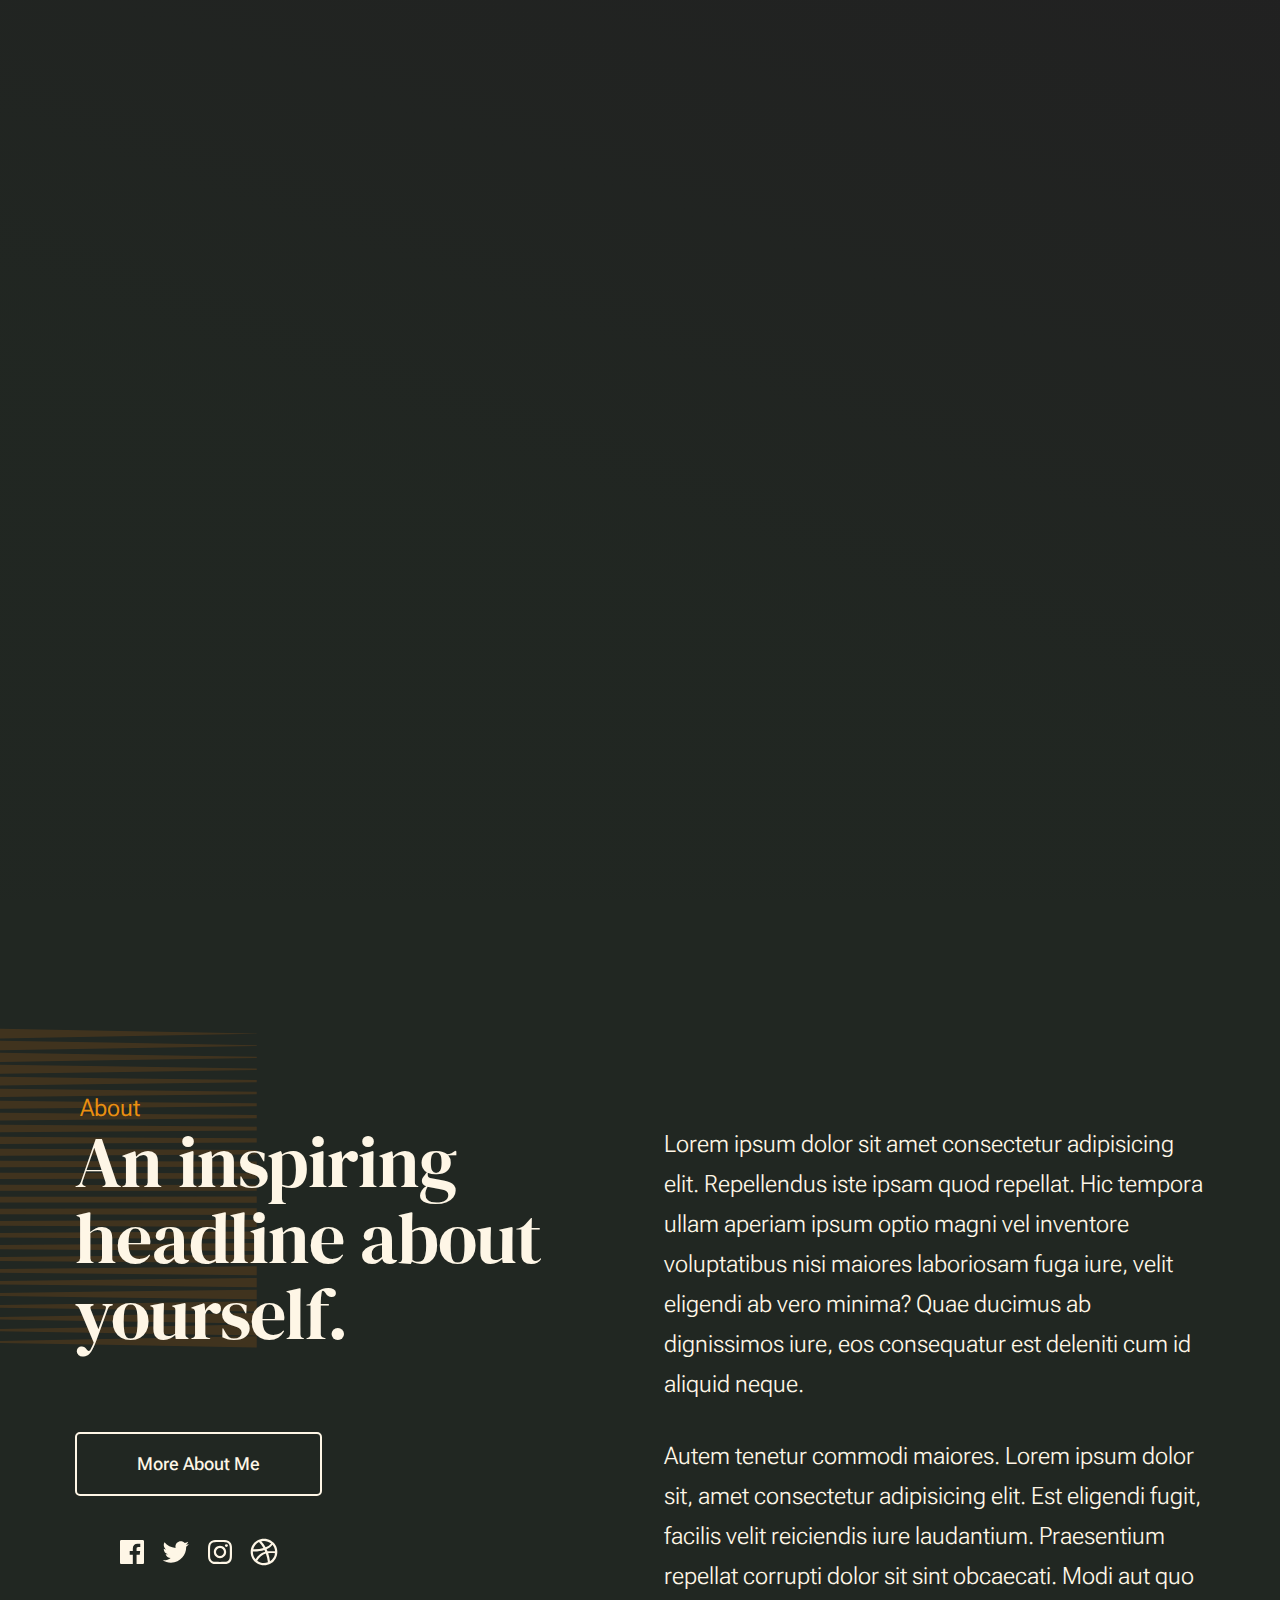
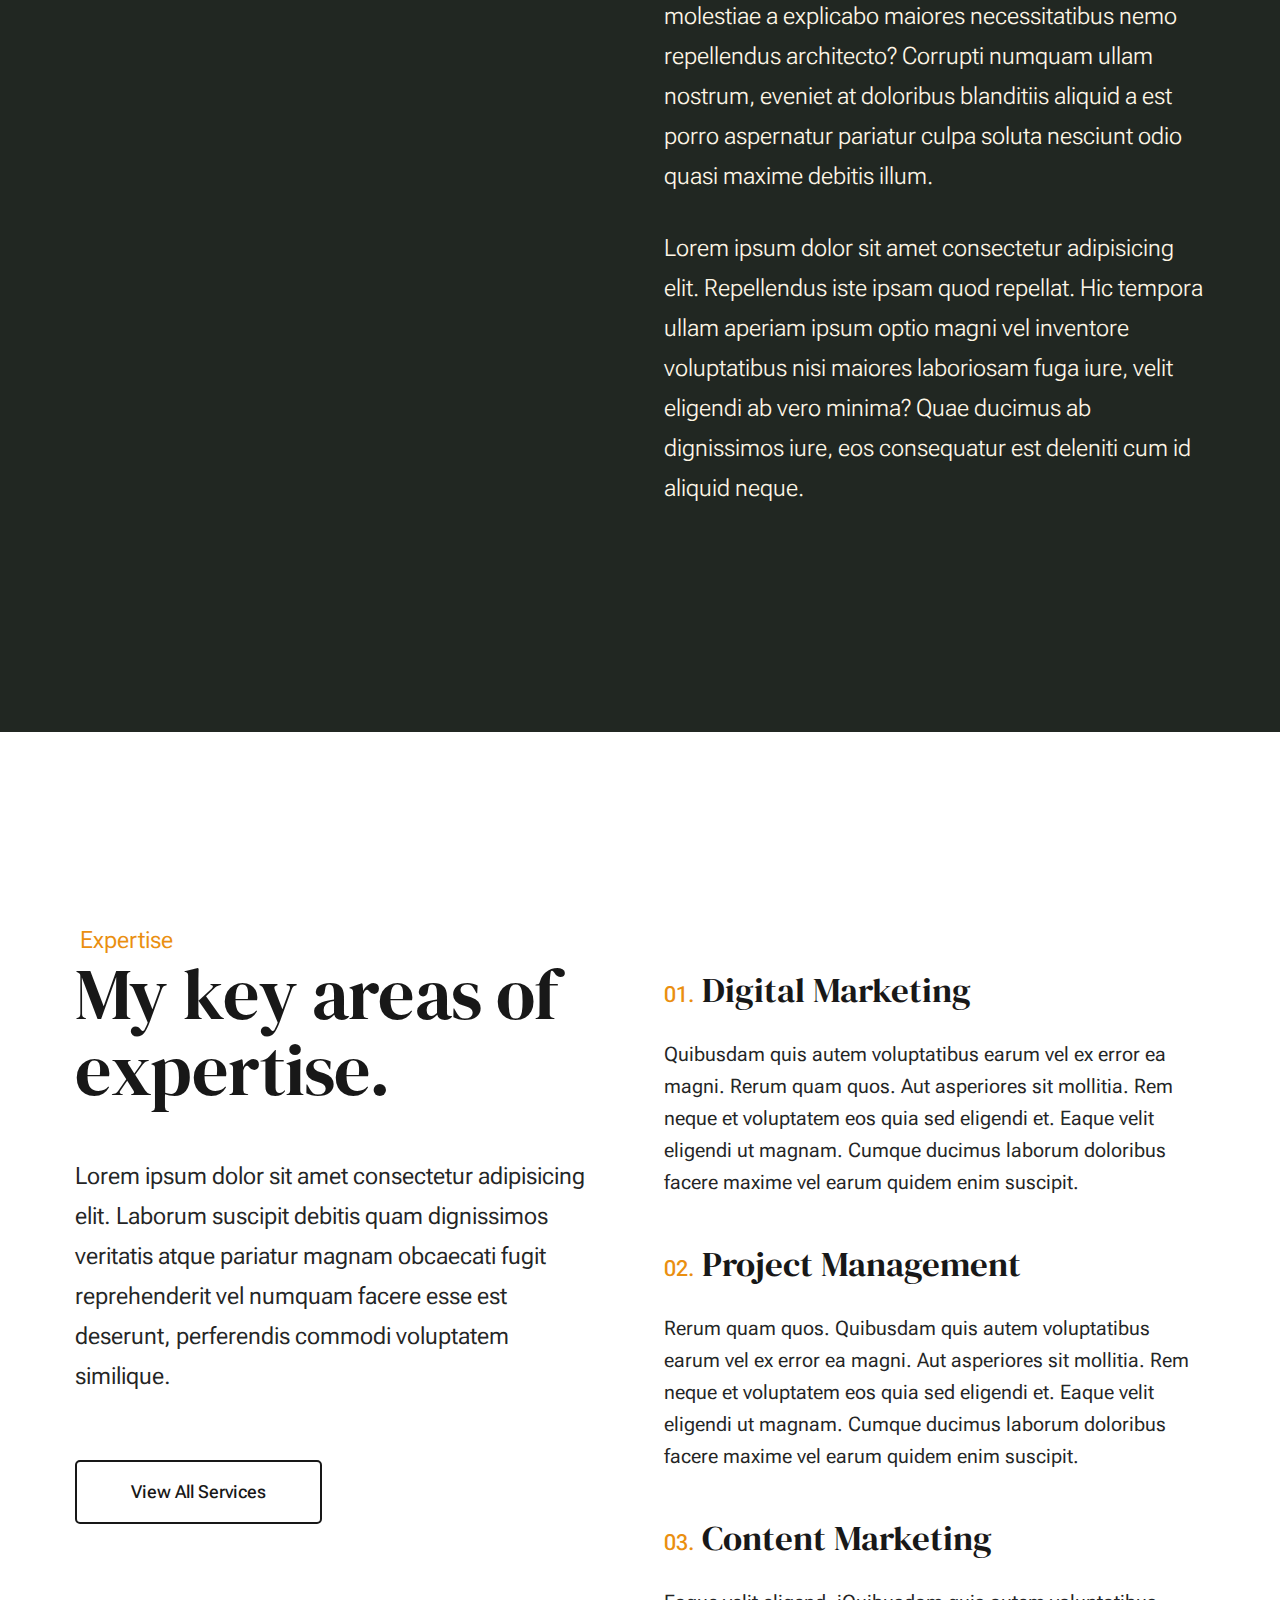
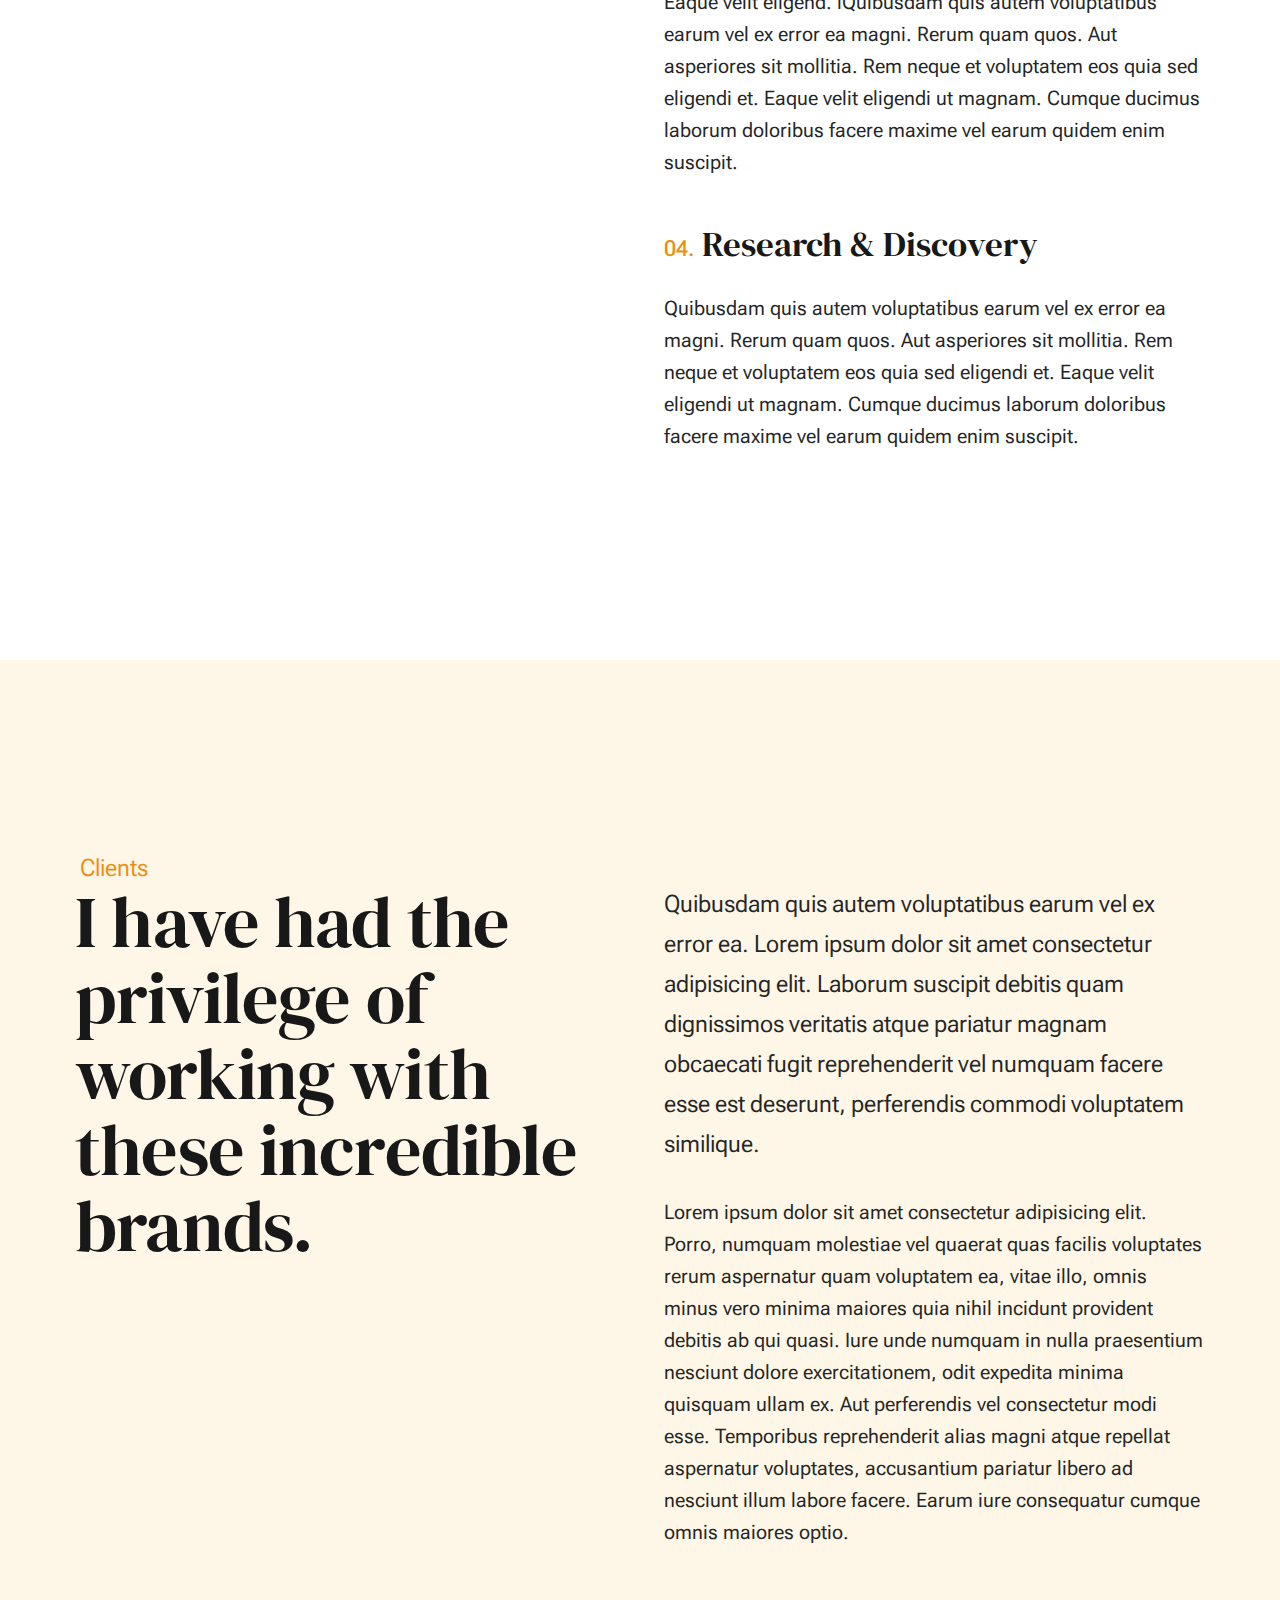
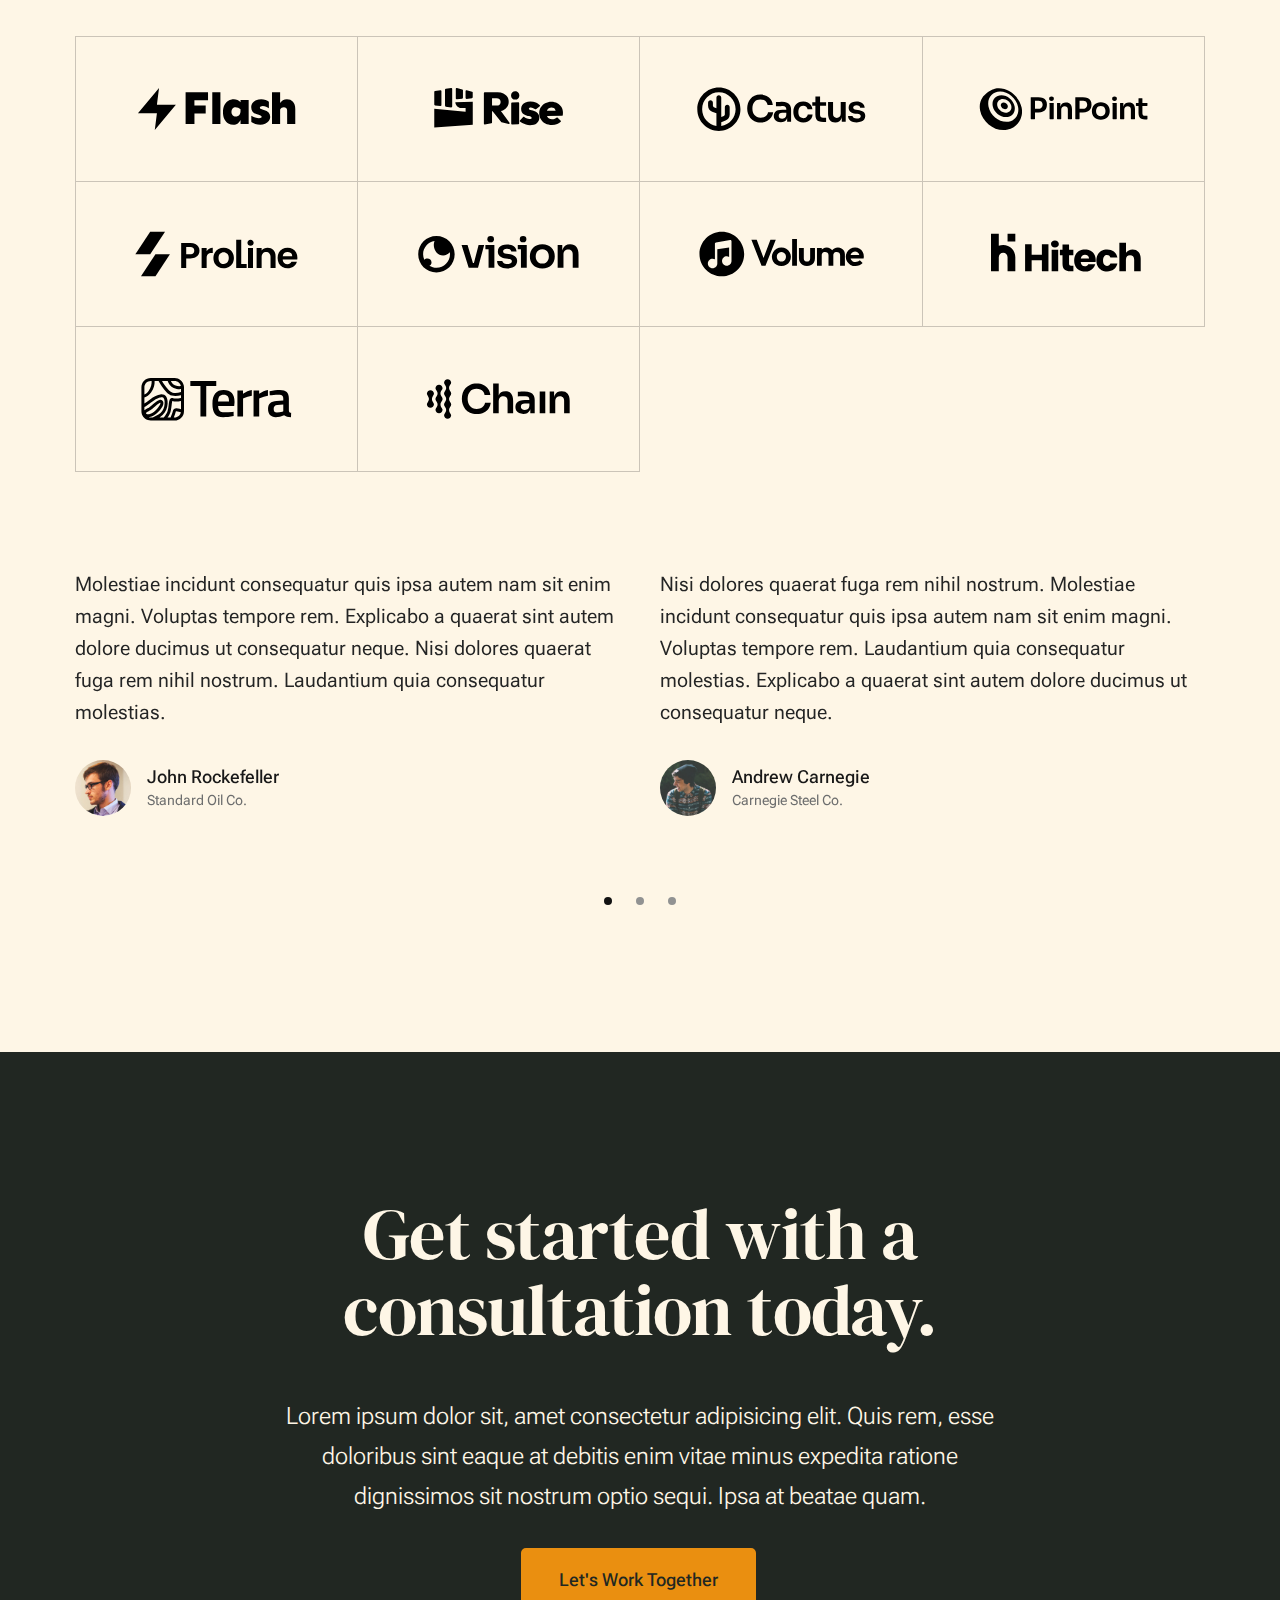
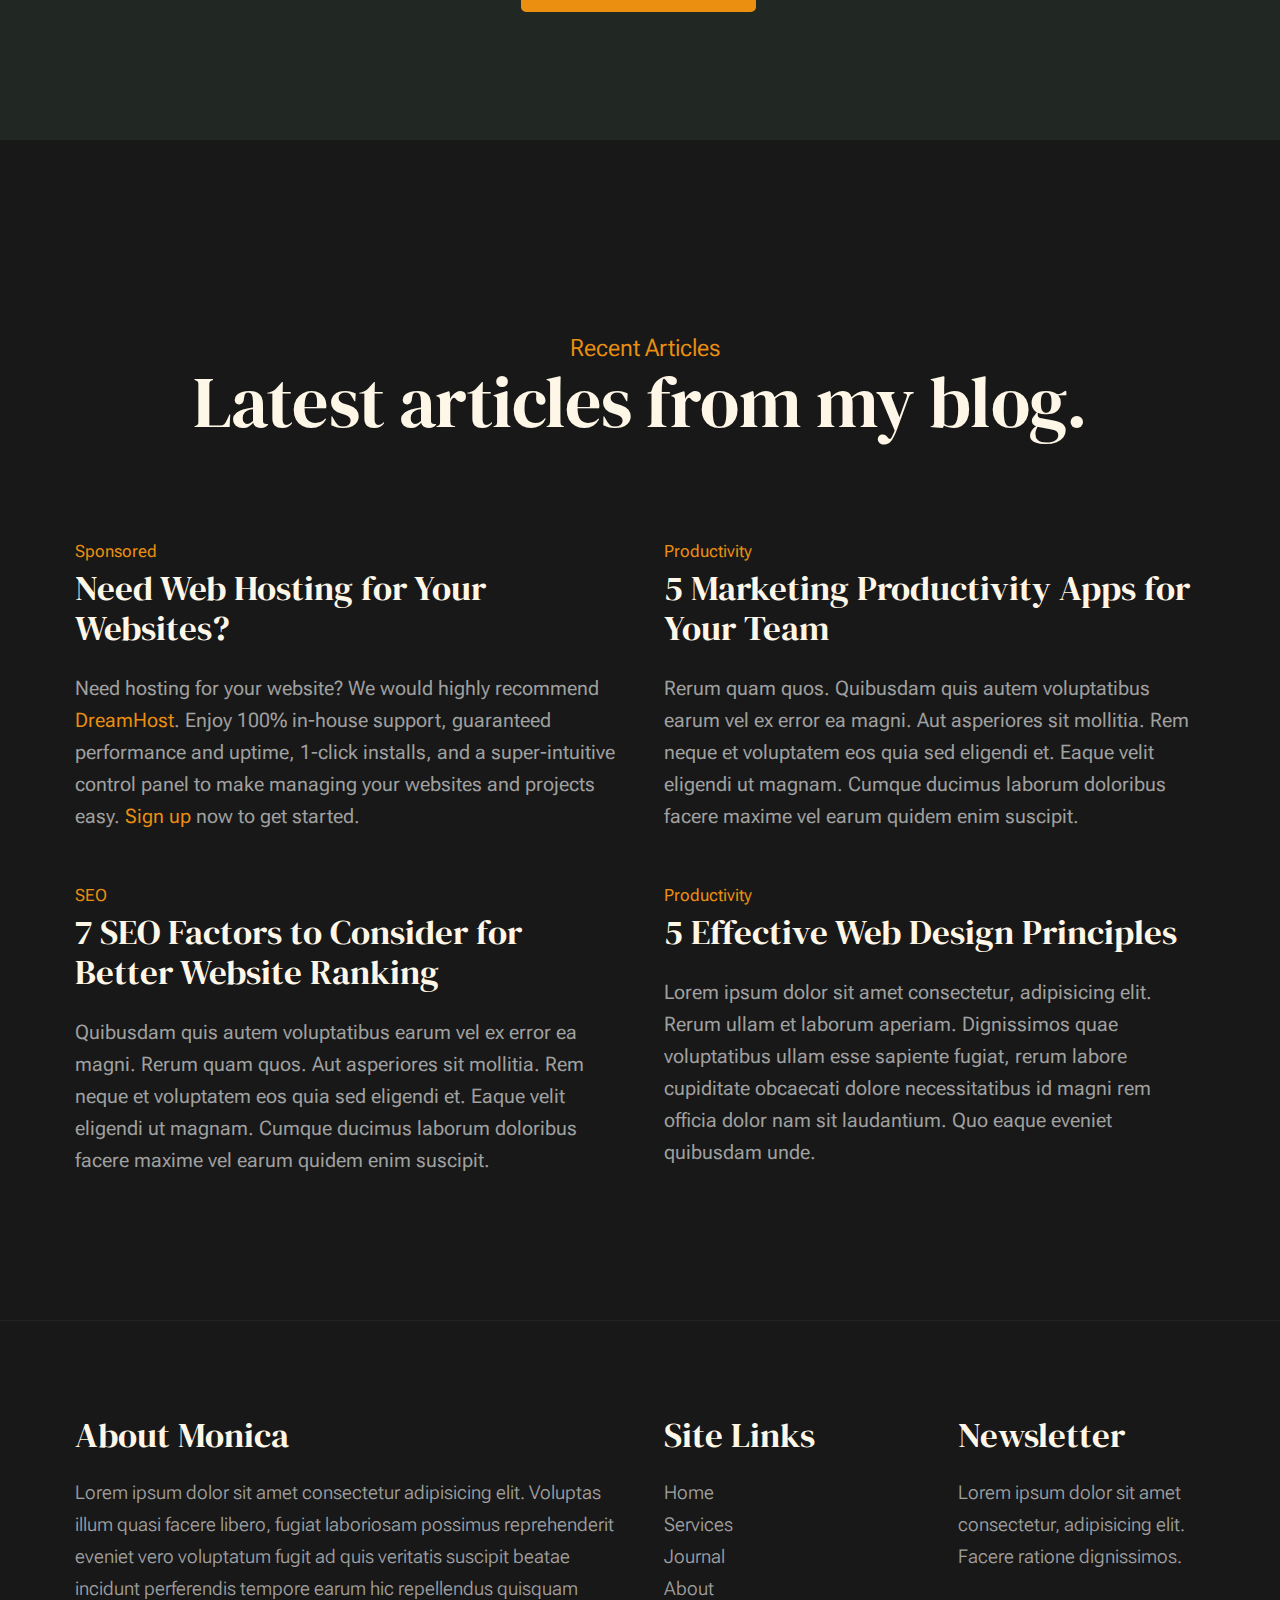
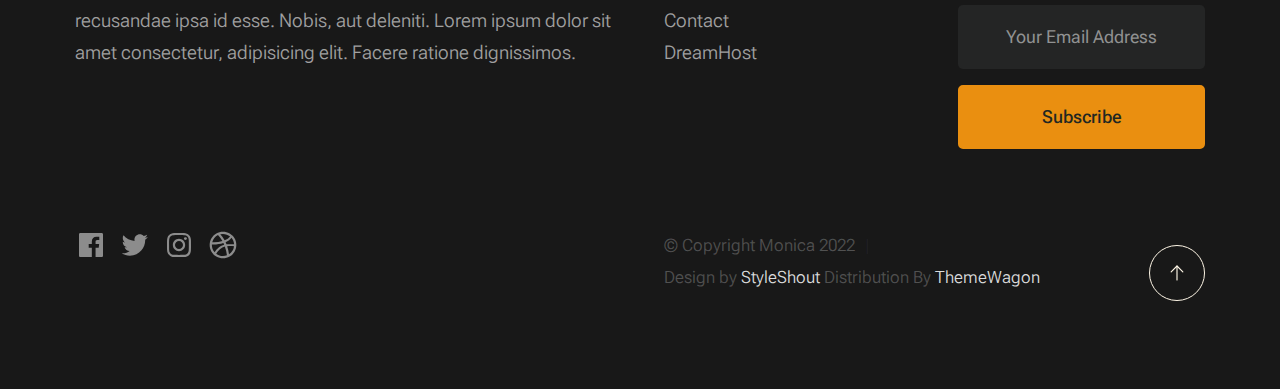
<file: index.html>
<!DOCTYPE html>
<html lang="en" class="no-js" >
<head>

    <!--- basic page needs
    ================================================== -->
    <meta charset="utf-8">
    <meta name="viewport" content="width=device-width, initial-scale=1">
    <title>Monica</title>

    <script>
        document.documentElement.classList.remove('no-js');
        document.documentElement.classList.add('js');
    </script>

    <!-- CSS
    ================================================== -->
    <link rel="stylesheet" href="css/vendor.css">
    <link rel="stylesheet" href="css/styles.css">

    <!-- favicons
    ================================================== -->
    <link rel="apple-touch-icon" sizes="180x180" href="apple-touch-icon.png">
    <link rel="icon" type="image/png" sizes="32x32" href="favicon-32x32.png">
    <link rel="icon" type="image/png" sizes="16x16" href="favicon-16x16.png">
    <link rel="manifest" href="site.webmanifest">

</head>


<body id="top">

    
    <!-- preloader
    ================================================== -->
    <div id="preloader">
        <div id="loader" class="dots-fade">
            <div></div>
            <div></div>
            <div></div>
        </div>
    </div>


    <!-- page wrap
    ================================================== -->
    <div id="page" class="s-pagewrap ss-home">


        <!-- # site header 
        ================================================== -->
        <header class="s-header">

            <div class="row s-header__inner width-sixteen-col">

                <div class="s-header__block">
                    <div class="s-header__logo">
                        <a class="logo" href="index.html">
                            <img src="images/logo.svg" alt="Homepage">
                        </a>
                    </div>

                    <a class="s-header__menu-toggle" href="#0"><span>Menu</span></a>
                </div> <!-- end s-header__block -->

                <nav class="s-header__nav">
    
                    <ul class="s-header__menu-links">
                        <li><a href="about.html">About</a></li>
                        <li><a href="services.html">Services</a></li>
                        <li><a href="blog.html">Journal</a></li>
                        <li><a href="contact.html">Contact</a></li>
                    </ul> <!-- s-header__menu-links -->

                    <div class="s-header__contact">
                        <a href="contact.html" class="btn btn--primary s-header__contact-btn">Let's Work Together</a>                        
                    </div> <!-- s-header__contact -->
    
                </nav> <!-- end s-header__nav -->

            </div> <!-- end s-header__inner -->

        </header> <!-- end s-header -->


        <!-- # site main content
        ================================================== -->
        <section id="content" class="s-content">

            <!-- intro
            ----------------------------------------------- -->
            <section id="intro" class="s-intro">

                <div class="row s-intro__content width-sixteen-col">

                    <div class="column lg-12 s-intro__content-inner grid-block">
                        
                        <div class="s-intro__content-text">
                            <div class="s-intro__content-pretitle text-pretitle">Hello, I'm Monica</div>
                            <h1 class="s-intro__content-title">
                            I create marketing <br>
                            strategies for your <br>
                            business that get <br>
                            results.
                            </h1>
                        </div> <!-- s-intro__content-text -->

                        <div class="s-intro__content-media"> 
                            <div class="s-intro__content-media-inner">                               
                                <img src="images/intro-bg.jpg" srcset="images/intro-bg.jpg 1x, images/intro-bg@2x.jpg 2x" alt="">
                                <div class="lines">                               
                                    <span></span>                                  
                                </div>
                            </div>
                        </div> <!-- s-intro__content-media -->                      

                        <div class="s-intro__scroll-down">
                            <a href="#about" class="smoothscroll">
                                <div class="scroll-icon">
                                    <svg xmlns="http://www.w3.org/2000/svg" viewBox="0 0 24 24" width="36" height="36" fill="none" stroke="#97b34a" stroke-width="1" stroke-linecap="round" stroke-linejoin="round">&lt;!--!  Atomicons Free 1.00 by @atisalab License - https://atomicons.com/license/ (Icons: CC BY 4.0) Copyright 2021 Atomicons --&gt;<polyline points="7 13 12 18 17 13"></polyline><line x1="12" y1="18" x2="12" y2="6"></line></svg>
                                </div>
                                <span>Scroll for more</span>
                            </a>
                        </div> <!-- s-intro__scroll-down -->
                        
                    </div> <!-- s-intro__content-inner -->

                </div> <!-- s-intro__content -->

            </section> <!-- end s-intro -->

            <!-- about
            ----------------------------------------------- -->
            <section id="about" class="s-about target-section">

                <div class="row s-about__content width-sixteen-col">
                    <div class="column grid-block grid-section-split">

                        <img src="images/geometric_shape.svg" alt="" class="s-about__content-imgbg">

                        <div class="section-header grid-section-split__header">
                            <div class="text-pretitle">About</div>                           
                            <h2 class="text-display-title">
                            An inspiring headline about yourself.
                            </h2>                           
                        </div> <!-- end section-header -->

                        <div class="s-about__content-main grid-section-split__primary">
                            <p class="attention-getter">
                            Lorem ipsum dolor sit amet consectetur adipisicing elit. 
                            Repellendus iste ipsam quod repellat. Hic tempora ullam aperiam 
                            ipsum optio magni vel inventore voluptatibus nisi maiores laboriosam 
                            fuga iure, velit eligendi ab vero minima? Quae ducimus ab dignissimos 
                            iure, eos consequatur est deleniti cum id aliquid neque.
                            </p>

                            <p class="attention-getter">
                            Autem tenetur commodi maiores. Lorem ipsum dolor sit, amet consectetur adipisicing elit.  
                            Est eligendi fugit, facilis velit reiciendis iure laudantium. Praesentium repellat 
                            corrupti dolor sit sint obcaecati. Modi aut quo molestiae a explicabo maiores necessitatibus 
                            nemo repellendus architecto? Corrupti numquam ullam nostrum, eveniet at doloribus blanditiis 
                            aliquid a est porro aspernatur pariatur culpa soluta nesciunt odio quasi maxime debitis illum.
                            </p>

                            <p class="attention-getter">
                            Lorem ipsum dolor sit amet consectetur adipisicing elit. 
                            Repellendus iste ipsam quod repellat. Hic tempora ullam aperiam 
                            ipsum optio magni vel inventore voluptatibus nisi maiores laboriosam 
                            fuga iure, velit eligendi ab vero minima? Quae ducimus ab dignissimos 
                            iure, eos consequatur est deleniti cum id aliquid neque.
                            </p>
                        </div> <!-- end s-about__content-main -->

                        <div class="s-about__content-btn grid-section-split__bottom">
                            <a href="about.html" class="btn btn--stroke u-fullwidth">More About Me</a>

                            <ul class="s-about__social social-list">
                                <li>
                                    <a href="#0">
                                        <svg xmlns="http://www.w3.org/2000/svg" width="24" height="24" viewBox="0 0 24 24" style="fill:rgba(0, 0, 0, 1);transform:;-ms-filter:"><path d="M20,3H4C3.447,3,3,3.448,3,4v16c0,0.552,0.447,1,1,1h8.615v-6.96h-2.338v-2.725h2.338v-2c0-2.325,1.42-3.592,3.5-3.592 c0.699-0.002,1.399,0.034,2.095,0.107v2.42h-1.435c-1.128,0-1.348,0.538-1.348,1.325v1.735h2.697l-0.35,2.725h-2.348V21H20 c0.553,0,1-0.448,1-1V4C21,3.448,20.553,3,20,3z"></path></svg>
                                        <span class="u-screen-reader-text">Facebook</span>
                                    </a>
                                </li>
                                <li>
                                    <a href="#0">
                                        <svg xmlns="http://www.w3.org/2000/svg" width="24" height="24" viewBox="0 0 24 24" style="fill:rgba(0, 0, 0, 1);transform:;-ms-filter:"><path d="M19.633,7.997c0.013,0.175,0.013,0.349,0.013,0.523c0,5.325-4.053,11.461-11.46,11.461c-2.282,0-4.402-0.661-6.186-1.809 c0.324,0.037,0.636,0.05,0.973,0.05c1.883,0,3.616-0.636,5.001-1.721c-1.771-0.037-3.255-1.197-3.767-2.793 c0.249,0.037,0.499,0.062,0.761,0.062c0.361,0,0.724-0.05,1.061-0.137c-1.847-0.374-3.23-1.995-3.23-3.953v-0.05 c0.537,0.299,1.16,0.486,1.82,0.511C3.534,9.419,2.823,8.184,2.823,6.787c0-0.748,0.199-1.434,0.548-2.032 c1.983,2.443,4.964,4.04,8.306,4.215c-0.062-0.3-0.1-0.611-0.1-0.923c0-2.22,1.796-4.028,4.028-4.028 c1.16,0,2.207,0.486,2.943,1.272c0.91-0.175,1.782-0.512,2.556-0.973c-0.299,0.935-0.936,1.721-1.771,2.22 c0.811-0.088,1.597-0.312,2.319-0.624C21.104,6.712,20.419,7.423,19.633,7.997z"></path></svg>
                                        <span class="u-screen-reader-text">Twitter</span>
                                    </a>
                                </li>
                                <li>
                                    <a href="#0">
                                        <svg xmlns="http://www.w3.org/2000/svg" width="24" height="24" viewBox="0 0 24 24" style="fill:rgba(0, 0, 0, 1);transform:;-ms-filter:"><path d="M11.999,7.377c-2.554,0-4.623,2.07-4.623,4.623c0,2.554,2.069,4.624,4.623,4.624c2.552,0,4.623-2.07,4.623-4.624 C16.622,9.447,14.551,7.377,11.999,7.377L11.999,7.377z M11.999,15.004c-1.659,0-3.004-1.345-3.004-3.003 c0-1.659,1.345-3.003,3.004-3.003s3.002,1.344,3.002,3.003C15.001,13.659,13.658,15.004,11.999,15.004L11.999,15.004z"></path><circle cx="16.806" cy="7.207" r="1.078"></circle><path d="M20.533,6.111c-0.469-1.209-1.424-2.165-2.633-2.632c-0.699-0.263-1.438-0.404-2.186-0.42 c-0.963-0.042-1.268-0.054-3.71-0.054s-2.755,0-3.71,0.054C7.548,3.074,6.809,3.215,6.11,3.479C4.9,3.946,3.945,4.902,3.477,6.111 c-0.263,0.7-0.404,1.438-0.419,2.186c-0.043,0.962-0.056,1.267-0.056,3.71c0,2.442,0,2.753,0.056,3.71 c0.015,0.748,0.156,1.486,0.419,2.187c0.469,1.208,1.424,2.164,2.634,2.632c0.696,0.272,1.435,0.426,2.185,0.45 c0.963,0.042,1.268,0.055,3.71,0.055s2.755,0,3.71-0.055c0.747-0.015,1.486-0.157,2.186-0.419c1.209-0.469,2.164-1.424,2.633-2.633 c0.263-0.7,0.404-1.438,0.419-2.186c0.043-0.962,0.056-1.267,0.056-3.71s0-2.753-0.056-3.71C20.941,7.57,20.801,6.819,20.533,6.111z M19.315,15.643c-0.007,0.576-0.111,1.147-0.311,1.688c-0.305,0.787-0.926,1.409-1.712,1.711c-0.535,0.199-1.099,0.303-1.67,0.311 c-0.95,0.044-1.218,0.055-3.654,0.055c-2.438,0-2.687,0-3.655-0.055c-0.569-0.007-1.135-0.112-1.669-0.311 c-0.789-0.301-1.414-0.923-1.719-1.711c-0.196-0.534-0.302-1.099-0.311-1.669c-0.043-0.95-0.053-1.218-0.053-3.654 c0-2.437,0-2.686,0.053-3.655c0.007-0.576,0.111-1.146,0.311-1.687c0.305-0.789,0.93-1.41,1.719-1.712 c0.534-0.198,1.1-0.303,1.669-0.311c0.951-0.043,1.218-0.055,3.655-0.055c2.437,0,2.687,0,3.654,0.055 c0.571,0.007,1.135,0.112,1.67,0.311c0.786,0.303,1.407,0.925,1.712,1.712c0.196,0.534,0.302,1.099,0.311,1.669 c0.043,0.951,0.054,1.218,0.054,3.655c0,2.436,0,2.698-0.043,3.654H19.315z"></path></svg>
                                        <span class="u-screen-reader-text">Instagram</span>
                                    </a>
                                </li>
                                <li>
                                    <a href="#0">
                                        <svg xmlns="http://www.w3.org/2000/svg" width="24" height="24" viewBox="0 0 24 24" style="fill: rgba(0, 0, 0, 1);transform: ;msFilter:;"><path d="M20.66 6.98a9.932 9.932 0 0 0-3.641-3.64C15.486 2.447 13.813 2 12 2s-3.486.447-5.02 1.34c-1.533.893-2.747 2.107-3.64 3.64S2 10.187 2 12s.446 3.487 1.34 5.02a9.924 9.924 0 0 0 3.641 3.64C8.514 21.553 10.187 22 12 22s3.486-.447 5.02-1.34a9.932 9.932 0 0 0 3.641-3.64C21.554 15.487 22 13.813 22 12s-.446-3.487-1.34-5.02zM12 3.66c2 0 3.772.64 5.32 1.919-.92 1.174-2.286 2.14-4.1 2.9-1.002-1.813-2.088-3.327-3.261-4.54A7.715 7.715 0 0 1 12 3.66zM5.51 6.8a8.116 8.116 0 0 1 2.711-2.22c1.212 1.201 2.325 2.7 3.34 4.5-2 .6-4.114.9-6.341.9-.573 0-1.006-.013-1.3-.04A8.549 8.549 0 0 1 5.51 6.8zM3.66 12c0-.054.003-.12.01-.2.007-.08.01-.146.01-.2.254.014.641.02 1.161.02 2.666 0 5.146-.367 7.439-1.1.187.373.381.793.58 1.26-1.32.293-2.674 1.006-4.061 2.14S6.4 16.247 5.76 17.5c-1.4-1.587-2.1-3.42-2.1-5.5zM12 20.34c-1.894 0-3.594-.587-5.101-1.759.601-1.187 1.524-2.322 2.771-3.401 1.246-1.08 2.483-1.753 3.71-2.02a29.441 29.441 0 0 1 1.56 6.62 8.166 8.166 0 0 1-2.94.56zm7.08-3.96a8.351 8.351 0 0 1-2.58 2.621c-.24-2.08-.7-4.107-1.379-6.081.932-.066 1.765-.1 2.5-.1.799 0 1.686.034 2.659.1a8.098 8.098 0 0 1-1.2 3.46zm-1.24-5c-1.16 0-2.233.047-3.22.14a27.053 27.053 0 0 0-.68-1.62c2.066-.906 3.532-2.006 4.399-3.3 1.2 1.414 1.854 3.027 1.96 4.84-.812-.04-1.632-.06-2.459-.06z"></path></svg>
                                        <span class="u-screen-reader-text">Dribbble</span>
                                    </a>
                                </li>
                            </ul> <!-- end s-footer__social -->
                        </div> <!-- end s-about__content-btn -->
                    
                    </div> <!-- content-inner -->
                </div>
                
            </section> <!-- end s-about -->

            <!-- expertise
            ----------------------------------------------- -->
            <section id="expertise" class="s-expertise">

                <div class="row s-expertise__content width-sixteen-col">
                    <div class="column xl-12 grid-block grid-section-split">

                        <div class="section-header grid-section-split__header">
                            <div class="text-pretitle">Expertise</div>                           
                            <h2 class="text-display-title">
                            My key areas of expertise.
                            </h2>     
                            
                            <p class="lead">
                            Lorem ipsum dolor sit amet consectetur adipisicing elit. Laborum suscipit debitis quam dignissimos veritatis atque pariatur magnam obcaecati fugit reprehenderit vel numquam facere esse est deserunt, perferendis commodi voluptatem similique.
                            </p>
                        </div> <!-- end section-header -->

                        <div class="s-expertise__content-main grid-section-split__primary">

                            <div class="grid-list-items list-items show-ctr">
                                <div class="grid-list-items__item list-items__item">
                                    <div class="grid-list-items__title list-items__item-header">
                                        <h3 class="list-items__item-title">Digital Marketing</h3>
                                    </div>
                                    <div class="grid-list-items__text list-items__item-text">
                                        <p>
                                        Quibusdam quis autem voluptatibus earum vel ex error ea magni. Rerum quam quos. Aut asperiores 
                                        sit mollitia. Rem neque et voluptatem eos quia sed eligendi et. Eaque velit eligendi ut 
                                        magnam. Cumque ducimus laborum doloribus facere maxime vel earum quidem enim suscipit.
                                        </p>
                                    </div>
                                </div> <!-- list-item -->
                                <div class="grid-list-items__item list-items__item">
                                    <div class="grid-list-items__title list-items__item-header">
                                        <h3 class="list-items__item-title">Project Management</h3>
                                    </div>
                                    <div class="grid-list-items__text list-items__item-text">
                                        <p>
                                        Rerum quam quos. Quibusdam quis autem voluptatibus earum vel ex error ea magni. Aut asperiores 
                                        sit mollitia. Rem neque et voluptatem eos quia sed eligendi et. Eaque velit eligendi ut 
                                        magnam. Cumque ducimus laborum doloribus facere maxime vel earum quidem enim suscipit.
                                        </p>
                                    </div>
                                </div> <!-- list-expertise__item -->
                                <div class="grid-list-items__item list-items__item">
                                    <div class="grid-list-items__title list-items__item-header">
                                        <h3 class="list-items__item-title">Content Marketing</h3>
                                    </div>
                                    <div class="grid-list-items__text list-items__item-text">
                                        <p>
                                        Eaque velit eligend. iQuibusdam quis autem voluptatibus earum vel ex error ea magni. 
                                        Rerum quam quos. Aut asperiores sit mollitia. Rem neque et voluptatem eos quia sed eligendi et. 
                                        Eaque velit eligendi ut magnam. Cumque ducimus laborum doloribus facere maxime vel earum quidem enim suscipit.
                                        </p>
                                    </div>
                                </div> <!-- list-expertise__item -->
                                <div class="grid-list-items__item list-items__item">
                                    <div class="grid-list-items__title list-items__item-header">
                                        <h3 class="list-items__item-title">Research & Discovery</h3>
                                    </div>
                                    <div class="grid-list-items__text list-items__item-text">
                                        <p>
                                        Quibusdam quis autem voluptatibus earum vel ex error ea magni. Rerum quam quos. Aut asperiores 
                                        sit mollitia. Rem neque et voluptatem eos quia sed eligendi et. Eaque velit eligendi ut 
                                        magnam. Cumque ducimus laborum doloribus facere maxime vel earum quidem enim suscipit.
                                        </p>
                                    </div>
                                </div> <!-- list-expertise__item -->

                            </div> <!-- grid-list-items -->
                        </div> <!-- end s-expertise__content-main -->

                        <div class="s-expertise__content-btn grid-section-split__bottom">
                            <a href="services.html" class="btn btn--stroke u-fullwidth">View All Services</a>
                        </div> <!-- end s-about__content-btn -->

                    </div> <!-- end grid-block-->
                </div> <!-- end s-expertise__content -->

            </section> <!-- end s-expertise -->

            <!-- clients
            ----------------------------------------------- -->
            <section id="clients" class="s-clients">          

                <div class="row s-clients__content-block width-sixteen-col">
                    <div class="column xl-12 grid-block grid-section-split">
                    
                        <div class="section-header grid-section-split__header">
                            <div class="text-pretitle">Clients</div>                           
                            <h2 class="text-display-title">
                            I have had the privilege of working with these incredible brands.
                            </h2>       
                        </div> <!-- end section-header -->
                    
                        <div class="grid-section-split__primary">
                            <p class="lead">
                            Quibusdam quis autem voluptatibus earum vel ex error ea. Lorem ipsum dolor sit amet consectetur 
                            adipisicing elit. Laborum suscipit debitis quam dignissimos veritatis atque pariatur magnam 
                            obcaecati fugit reprehenderit vel numquam facere esse est deserunt, perferendis commodi voluptatem similique.
                            </p>   

                            <p>
                            Lorem ipsum dolor sit amet consectetur adipisicing elit. Porro, numquam molestiae vel quaerat quas 
                            facilis voluptates rerum aspernatur quam voluptatem ea, vitae illo, omnis minus vero minima maiores 
                            quia nihil incidunt provident debitis ab qui quasi. Iure unde numquam in nulla praesentium nesciunt 
                            dolore exercitationem, odit expedita minima quisquam ullam ex. Aut perferendis vel consectetur modi esse.
                            Temporibus reprehenderit alias magni atque repellat aspernatur voluptates, accusantium pariatur libero ad 
                            nesciunt illum labore facere. Earum iure consequatur cumque omnis maiores optio.
                            </p>
                        </div> <!-- end grid-section-split__primary -->
                    
                    </div> <!-- end column -->
                </div> <!-- end row -->

                <div class="row s-clients__content-block width-sixteen-col">
                    <div class="column xl-12">
                    
                        <div class="clients-list">                            
                            <div class="clients-list__item">
                                <a href="#0">
                                    <img src="images/clients/flash.svg" alt="">
                                </a>
                            </div>
                            <div class="clients-list__item">
                                <a href="#0">
                                    <img src="images/clients/rise.svg" alt="">
                                </a>
                            </div>
                            <div class="clients-list__item">
                                <a href="#0">
                                    <img src="images/clients/cactus.svg" alt="">
                                </a>
                            </div>
                            <div class="clients-list__item">
                                <a href="#0">
                                    <img src="images/clients/pinpoint.svg" alt="">
                                </a>
                            </div>
                            <div class="clients-list__item">
                                <a href="#0">
                                    <img src="images/clients/proline.svg" alt="">
                                </a>
                            </div>
                            <div class="clients-list__item">
                                <a href="#0">
                                    <img src="images/clients/vision.svg" alt="">
                                </a>
                            </div>
                            <div class="column clients-list__item">
                                <a href="#0">
                                    <img src="images/clients/volume.svg" alt="">
                                </a>
                            </div>
                            <div class="column clients-list__item">
                                <a href="#0">
                                    <img src="images/clients/hitech.svg" alt="">
                                </a>
                            </div><div class="clients-list__item">
                                <a href="#0">
                                    <img src="images/clients/terra.svg" alt="">
                                </a>
                            </div>
                            <div class="clients-list__item">
                                <a href="#0">
                                    <img src="images/clients/chain.svg" alt="">
                                </a>
                            </div>
                        </div> <!-- end clients-list -->

                    </div> <!-- end column -->
                </div> <!-- end row -->
                                
                <div class="row s-clients__content-block width-sixteen-col">
                    <div class="column xl-12 testimonials">
                    
                        <div class="swiper-container testimonials__slider home-slider">

                            <div class="swiper-wrapper">
                                <div class="testimonials__slide swiper-slide">
                                    <p>
                                    Molestiae incidunt consequatur quis ipsa autem nam sit enim magni. Voluptas tempore rem. 
                                    Explicabo a quaerat sint autem dolore ducimus ut consequatur neque. Nisi dolores quaerat fuga rem nihil nostrum.
                                    Laudantium quia consequatur molestias.
                                    </p>
                                    <div class="testimonials__author">
                                        <img src="images/avatars/user-01.jpg" alt="Author image" class="testimonials__avatar">
                                        <cite class="testimonials__cite">
                                            <strong>John Rockefeller</strong>
                                            <span>Standard Oil Co.</span>
                                        </cite>
                                    </div>
                                </div>
                                <div class="testimonials__slide swiper-slide">
                                    <p>
                                    Nisi dolores quaerat fuga rem nihil nostrum. Molestiae incidunt consequatur quis ipsa autem nam sit enim magni. 
                                    Voluptas tempore rem. Laudantium quia consequatur molestias.
                                    Explicabo a quaerat sint autem dolore ducimus ut consequatur neque.
                                    </p>
                                    <div class="testimonials__author">
                                        <img src="images/avatars/user-04.jpg" alt="Author image" class="testimonials__avatar">
                                        <cite class="testimonials__cite">
                                            <strong>Andrew Carnegie</strong>
                                            <span>Carnegie Steel Co.</span>
                                        </cite>
                                    </div>
                                </div>
                                <div class="testimonials__slide swiper-slide">
                                    <p>
                                    Voluptas tempore rem. Molestiae incidunt consequatur quis ipsa autem nam sit enim magni.  
                                    Explicabo a quaerat sint autem dolore ducimus ut consequatur neque. 
                                    Nisi dolores quaerat fuga rem nihil nostrum. Laudantium quia consequatur molestias.
                                    </p>
                                    <div class="testimonials__author">
                                        <img src="images/avatars/user-06.jpg" alt="Author image" class="testimonials__avatar">
                                        <cite class="testimonials__cite">
                                            <strong>Henry Ford</strong>
                                            <span>Ford Motor Co.</span>
                                        </cite>
                                    </div>
                                </div>
                                <div class="testimonials__slide swiper-slide">
                                    <p>
                                    Molestiae incidunt consequatur quis ipsa autem nam sit enim magni. Voluptas tempore rem. 
                                    Explicabo a quaerat sint autem dolore ducimus ut consequatur neque. Nisi dolores quaerat fuga rem nihil nostrum.
                                    Laudantium quia consequatur molestias.
                                    </p>
                                    <div class="testimonials__author">
                                        <img src="images/avatars/user-02.jpg" alt="Author image" class="testimonials__avatar">
                                        <cite class="testimonials__cite">
                                            <strong>John Morgan</strong>
                                            <span>JP Morgan & Co.</span>
                                        </cite>
                                    </div>
                                </div> 
                            </div> <!-- end swiper-wrapper --> 

                            <div class="swiper-pagination"></div>

                        </div> <!--end testimonials__slider -->                    
                    
                    </div> <!-- end column -->
                </div> <!-- end row -->


            </section> <!-- end s-clients -->            

        </section> <!-- s-content-->

        <!-- # cta
        ================================================== -->
        <section id="cta" class="s-cta">

            <div class="row row-x-center text-center">
                <div class="column xl-8 lg-12">

                    <div class="s-cta__content">
                        <h2 class="text-display-title">
                        Get started with a consultation today.
                        </h2>
                        <p class="lead">
                        Lorem ipsum dolor sit, amet consectetur adipisicing elit. Quis rem, esse doloribus sint eaque at debitis enim vitae minus expedita ratione dignissimos sit nostrum optio sequi. Ipsa at beatae quam.
                        </p>
                        <a href="contact.html" class="btn btn--primary">Let's Work Together</a>
                    </div>

                </div>
            </div>

        </section> <!-- end s-cta -->

        <!-- # journal
        ================================================== -->
        <section id="journal" class="s-journal">

            <div class="row s-journal__content width-sixteen-col">
                <div class="column xl-12 grid-block">

                    <div class="grid-full section-header text-center">
                        <div class="text-pretitle">Recent Articles</div>                           
                        <h2 class="text-display-title">
                        Latest articles from my blog.
                        </h2>  
                    </div> <!-- end section-header --> 

                    <div class="grid-full s-journal__content-main grid-list-items">

                        <div class="grid-list-items__item blog-card">
                            <div class="blog-card__header">
                                <div class="blog-card__cat-links">
                                    <a href="https://www.dreamhost.com/r.cgi?287326">Sponsored</a>
                                </div>
                                <h3 class="blog-card__title"><a href="https://www.dreamhost.com/r.cgi?287326">Need Web Hosting for Your Websites?</a></h3>
                            </div>
                            <div class="blog-card__text">
                                <p>
                                Need hosting for your website? We would highly recommend <a href="https://www.dreamhost.com/r.cgi?287326">DreamHost</a>.
                                Enjoy 100% in-house support, guaranteed performance and uptime, 1-click installs, and a super-intuitive control 
                                panel to make managing your websites and projects easy. <a href="https://www.dreamhost.com/r.cgi?287326">Sign up</a> now to get started.
                                </p>
                            </div>
                        </div> <!-- end blog-card -->
                        <div class="grid-list-items__item blog-card">
                            <div class="blog-card__header">
                                <div class="blog-card__cat-links">
                                    <a href="blog.html">Productivity</a>
                                </div>
                                <h3 class="blog-card__title"><a href="single.html">5 Marketing Productivity Apps for Your Team</a></h3>
                            </div>
                            <div class="blog-card__text">
                                <p>
                                Rerum quam quos. Quibusdam quis autem voluptatibus earum vel ex error ea magni. Aut asperiores 
                                sit mollitia. Rem neque et voluptatem eos quia sed eligendi et. Eaque velit eligendi ut 
                                magnam. Cumque ducimus laborum doloribus facere maxime vel earum quidem enim suscipit.
                                </p>
                            </div>
                        </div> <!-- end blog-card -->
                        <div class="grid-list-items__item blog-card">
                            <div class="blog-card__header">
                                <div class="blog-card__cat-links">
                                    <a href="blog.html">SEO</a>
                                </div>
                                <h3 class="blog-card__title"><a href="single.html">7 SEO Factors to Consider for Better Website Ranking</a></h3>
                            </div>
                            <div class="blog-card__text">
                                <p>
                                Quibusdam quis autem voluptatibus earum vel ex error ea magni. Rerum quam quos. Aut asperiores 
                                sit mollitia. Rem neque et voluptatem eos quia sed eligendi et. Eaque velit eligendi ut 
                                magnam. Cumque ducimus laborum doloribus facere maxime vel earum quidem enim suscipit.
                                </p>
                            </div>
                        </div> <!-- end blog card -->
                        <div class="grid-list-items__item blog-card">
                            <div class="blog-card__header">
                                <div class="blog-card__cat-links">
                                    <a href="blog.html">Productivity</a>
                                </div>
                                <h3 class="blog-card__title"><a href="single.html">5 Effective Web Design Principles</a></h3>
                            </div>
                            <div class="blog-card__text">
                                <p>
                                Lorem ipsum dolor sit amet consectetur, adipisicing elit. Rerum ullam et laborum aperiam. 
                                Dignissimos quae voluptatibus ullam esse sapiente fugiat, rerum labore cupiditate obcaecati 
                                dolore necessitatibus id magni rem officia dolor nam sit laudantium. Quo eaque eveniet quibusdam unde. 
                                </p>
                            </div>
                        </div> <!-- end blog-card -->

                    </div> <!-- end grid-list-items -->

                </div> <!-- end grid-block-->
            </div> <!-- end s-journal__content -->

        </section> <!-- end s-journal -->


        <!-- # footer 
        ================================================== -->
        <footer class="s-footer">
            <div class="row s-footer__content">
                <div class="column xl-6 lg-6 md-12 s-footer__block s-footer__about">                    
                    <h3>About Monica</h3>
                    <p>
                    Lorem ipsum dolor sit amet consectetur adipisicing elit. Voluptas illum quasi facere libero, 
                    fugiat laboriosam possimus reprehenderit eveniet vero voluptatum fugit ad quis veritatis suscipit beatae 
                    incidunt perferendis tempore earum hic repellendus quisquam recusandae ipsa id esse. Nobis, aut deleniti.
                    Lorem ipsum dolor sit amet consectetur, adipisicing elit. Facere ratione dignissimos.
                    </p>               
                </div>                
                <div class="column xl-3 lg-6 md-12 s-footer__block s-footer__site-links">
                    <h3>Site Links</h3>
                    <ul class="link-list">
                        <li><a href="index.html">Home</a></li>
                        <li><a href="services.html">Services</a></li>
                        <li><a href="blog.html">Journal</a></li>
                        <li><a href="about.html">About</a></li>
                        <li><a href="contact.html">Contact</a></li>
                        <li><a href="https://www.dreamhost.com/r.cgi?287326">DreamHost</a></li>
                    </ul>
                </div>
                <div class="column xl-3 lg-6 md-12 tab-12 s-footer__block s-footer__newsletter">
                    <h3>Newsletter</h3>

                    <p>
                    Lorem ipsum dolor sit amet consectetur, adipisicing elit. Facere ratione dignissimos.
                    </p>

                    <div class="subscribe-form">
                        <form id="mc-form" class="mc-form">
                            <input type="email" name="EMAIL" id="mce-EMAIL" class="u-fullwidth text-center" placeholder="Your Email Address" title="The domain portion of the email address is invalid (the portion after the @)." pattern="^([^\x00-\x20\x22\x28\x29\x2c\x2e\x3a-\x3c\x3e\x40\x5b-\x5d\x7f-\xff]+|\x22([^\x0d\x22\x5c\x80-\xff]|\x5c[\x00-\x7f])*\x22)(\x2e([^\x00-\x20\x22\x28\x29\x2c\x2e\x3a-\x3c\x3e\x40\x5b-\x5d\x7f-\xff]+|\x22([^\x0d\x22\x5c\x80-\xff]|\x5c[\x00-\x7f])*\x22))*\x40([^\x00-\x20\x22\x28\x29\x2c\x2e\x3a-\x3c\x3e\x40\x5b-\x5d\x7f-\xff]+|\x5b([^\x0d\x5b-\x5d\x80-\xff]|\x5c[\x00-\x7f])*\x5d)(\x2e([^\x00-\x20\x22\x28\x29\x2c\x2e\x3a-\x3c\x3e\x40\x5b-\x5d\x7f-\xff]+|\x5b([^\x0d\x5b-\x5d\x80-\xff]|\x5c[\x00-\x7f])*\x5d))*(\.\w{2,})+$" required>
                            <input type="submit" name="subscribe" value="Subscribe" class="btn btn--primary btn--small u-fullwidth">
                            <!-- <div style="position: absolute; left: -5000px;" aria-hidden="true"><input type="text" name="b_cdb7b577e41181934ed6a6a44_9a91cfe7b3" tabindex="-1" value=""></div> -->
                            <div class="mc-status"></div>
                        </form>
                    </div>
                </div>
            </div>    
            
            <div class="row s-footer__bottom">
                <div class="column xl-6 lg-12">
                    <ul class="s-footer__social social-list">
                        <li>
                            <a href="#0">
                                <svg xmlns="http://www.w3.org/2000/svg" width="24" height="24" viewBox="0 0 24 24" style="fill:rgba(0, 0, 0, 1);transform:;-ms-filter:"><path d="M20,3H4C3.447,3,3,3.448,3,4v16c0,0.552,0.447,1,1,1h8.615v-6.96h-2.338v-2.725h2.338v-2c0-2.325,1.42-3.592,3.5-3.592 c0.699-0.002,1.399,0.034,2.095,0.107v2.42h-1.435c-1.128,0-1.348,0.538-1.348,1.325v1.735h2.697l-0.35,2.725h-2.348V21H20 c0.553,0,1-0.448,1-1V4C21,3.448,20.553,3,20,3z"></path></svg>
                                <span class="u-screen-reader-text">Facebook</span>
                            </a>
                        </li>
                        <li>
                            <a href="#0">
                                <svg xmlns="http://www.w3.org/2000/svg" width="24" height="24" viewBox="0 0 24 24" style="fill:rgba(0, 0, 0, 1);transform:;-ms-filter:"><path d="M19.633,7.997c0.013,0.175,0.013,0.349,0.013,0.523c0,5.325-4.053,11.461-11.46,11.461c-2.282,0-4.402-0.661-6.186-1.809 c0.324,0.037,0.636,0.05,0.973,0.05c1.883,0,3.616-0.636,5.001-1.721c-1.771-0.037-3.255-1.197-3.767-2.793 c0.249,0.037,0.499,0.062,0.761,0.062c0.361,0,0.724-0.05,1.061-0.137c-1.847-0.374-3.23-1.995-3.23-3.953v-0.05 c0.537,0.299,1.16,0.486,1.82,0.511C3.534,9.419,2.823,8.184,2.823,6.787c0-0.748,0.199-1.434,0.548-2.032 c1.983,2.443,4.964,4.04,8.306,4.215c-0.062-0.3-0.1-0.611-0.1-0.923c0-2.22,1.796-4.028,4.028-4.028 c1.16,0,2.207,0.486,2.943,1.272c0.91-0.175,1.782-0.512,2.556-0.973c-0.299,0.935-0.936,1.721-1.771,2.22 c0.811-0.088,1.597-0.312,2.319-0.624C21.104,6.712,20.419,7.423,19.633,7.997z"></path></svg>
                                <span class="u-screen-reader-text">Twitter</span>
                            </a>
                        </li>
                        <li>
                            <a href="#0">
                                <svg xmlns="http://www.w3.org/2000/svg" width="24" height="24" viewBox="0 0 24 24" style="fill:rgba(0, 0, 0, 1);transform:;-ms-filter:"><path d="M11.999,7.377c-2.554,0-4.623,2.07-4.623,4.623c0,2.554,2.069,4.624,4.623,4.624c2.552,0,4.623-2.07,4.623-4.624 C16.622,9.447,14.551,7.377,11.999,7.377L11.999,7.377z M11.999,15.004c-1.659,0-3.004-1.345-3.004-3.003 c0-1.659,1.345-3.003,3.004-3.003s3.002,1.344,3.002,3.003C15.001,13.659,13.658,15.004,11.999,15.004L11.999,15.004z"></path><circle cx="16.806" cy="7.207" r="1.078"></circle><path d="M20.533,6.111c-0.469-1.209-1.424-2.165-2.633-2.632c-0.699-0.263-1.438-0.404-2.186-0.42 c-0.963-0.042-1.268-0.054-3.71-0.054s-2.755,0-3.71,0.054C7.548,3.074,6.809,3.215,6.11,3.479C4.9,3.946,3.945,4.902,3.477,6.111 c-0.263,0.7-0.404,1.438-0.419,2.186c-0.043,0.962-0.056,1.267-0.056,3.71c0,2.442,0,2.753,0.056,3.71 c0.015,0.748,0.156,1.486,0.419,2.187c0.469,1.208,1.424,2.164,2.634,2.632c0.696,0.272,1.435,0.426,2.185,0.45 c0.963,0.042,1.268,0.055,3.71,0.055s2.755,0,3.71-0.055c0.747-0.015,1.486-0.157,2.186-0.419c1.209-0.469,2.164-1.424,2.633-2.633 c0.263-0.7,0.404-1.438,0.419-2.186c0.043-0.962,0.056-1.267,0.056-3.71s0-2.753-0.056-3.71C20.941,7.57,20.801,6.819,20.533,6.111z M19.315,15.643c-0.007,0.576-0.111,1.147-0.311,1.688c-0.305,0.787-0.926,1.409-1.712,1.711c-0.535,0.199-1.099,0.303-1.67,0.311 c-0.95,0.044-1.218,0.055-3.654,0.055c-2.438,0-2.687,0-3.655-0.055c-0.569-0.007-1.135-0.112-1.669-0.311 c-0.789-0.301-1.414-0.923-1.719-1.711c-0.196-0.534-0.302-1.099-0.311-1.669c-0.043-0.95-0.053-1.218-0.053-3.654 c0-2.437,0-2.686,0.053-3.655c0.007-0.576,0.111-1.146,0.311-1.687c0.305-0.789,0.93-1.41,1.719-1.712 c0.534-0.198,1.1-0.303,1.669-0.311c0.951-0.043,1.218-0.055,3.655-0.055c2.437,0,2.687,0,3.654,0.055 c0.571,0.007,1.135,0.112,1.67,0.311c0.786,0.303,1.407,0.925,1.712,1.712c0.196,0.534,0.302,1.099,0.311,1.669 c0.043,0.951,0.054,1.218,0.054,3.655c0,2.436,0,2.698-0.043,3.654H19.315z"></path></svg>
                                <span class="u-screen-reader-text">Instagram</span>
                            </a>
                        </li>
                        <li>
                            <a href="#0">
                                <svg xmlns="http://www.w3.org/2000/svg" width="24" height="24" viewBox="0 0 24 24" style="fill: rgba(0, 0, 0, 1);transform: ;msFilter:;"><path d="M20.66 6.98a9.932 9.932 0 0 0-3.641-3.64C15.486 2.447 13.813 2 12 2s-3.486.447-5.02 1.34c-1.533.893-2.747 2.107-3.64 3.64S2 10.187 2 12s.446 3.487 1.34 5.02a9.924 9.924 0 0 0 3.641 3.64C8.514 21.553 10.187 22 12 22s3.486-.447 5.02-1.34a9.932 9.932 0 0 0 3.641-3.64C21.554 15.487 22 13.813 22 12s-.446-3.487-1.34-5.02zM12 3.66c2 0 3.772.64 5.32 1.919-.92 1.174-2.286 2.14-4.1 2.9-1.002-1.813-2.088-3.327-3.261-4.54A7.715 7.715 0 0 1 12 3.66zM5.51 6.8a8.116 8.116 0 0 1 2.711-2.22c1.212 1.201 2.325 2.7 3.34 4.5-2 .6-4.114.9-6.341.9-.573 0-1.006-.013-1.3-.04A8.549 8.549 0 0 1 5.51 6.8zM3.66 12c0-.054.003-.12.01-.2.007-.08.01-.146.01-.2.254.014.641.02 1.161.02 2.666 0 5.146-.367 7.439-1.1.187.373.381.793.58 1.26-1.32.293-2.674 1.006-4.061 2.14S6.4 16.247 5.76 17.5c-1.4-1.587-2.1-3.42-2.1-5.5zM12 20.34c-1.894 0-3.594-.587-5.101-1.759.601-1.187 1.524-2.322 2.771-3.401 1.246-1.08 2.483-1.753 3.71-2.02a29.441 29.441 0 0 1 1.56 6.62 8.166 8.166 0 0 1-2.94.56zm7.08-3.96a8.351 8.351 0 0 1-2.58 2.621c-.24-2.08-.7-4.107-1.379-6.081.932-.066 1.765-.1 2.5-.1.799 0 1.686.034 2.659.1a8.098 8.098 0 0 1-1.2 3.46zm-1.24-5c-1.16 0-2.233.047-3.22.14a27.053 27.053 0 0 0-.68-1.62c2.066-.906 3.532-2.006 4.399-3.3 1.2 1.414 1.854 3.027 1.96 4.84-.812-.04-1.632-.06-2.459-.06z"></path></svg>
                                <span class="u-screen-reader-text">Dribbble</span>
                            </a>
                        </li>
                    </ul> <!-- end s-footer__social -->
                </div>
                <div class="column xl-6 lg-12">
                    <p class="ss-copyright">
                        <span>© Copyright Monica 2022</span> 
                        <span>Design by <a href="https://www.styleshout.com/">StyleShout</a> Distribution By <a href="https://themewagon.com">ThemeWagon</a></span>
                    </p>
                </div>

                <div class="ss-go-top">
                    <a class="smoothscroll" title="Back to Top" href="#top">
                        <svg xmlns="http://www.w3.org/2000/svg" viewBox="0 0 24 24" width="36" height="36" fill="none" stroke="#ffffff" stroke-width="1" stroke-linecap="round" stroke-linejoin="round">&lt;!--!  Atomicons Free 1.00 by @atisalab License - https://atomicons.com/license/ (Icons: CC BY 4.0) Copyright 2021 Atomicons --&gt;<polyline points="17 11 12 6 7 11"></polyline><line x1="12" y1="18" x2="12" y2="6"></line></svg>
                    </a>
                </div> <!-- end ss-go-top -->
            </div>
            
        </footer> <!-- end s-footer -->

    </div> <!-- end page-wrap -->

    <!-- Java Script
    ================================================== -->
    <script src="js/plugins.js"></script>
    <script src="js/main.js"></script>

</body>
</html>
</file>
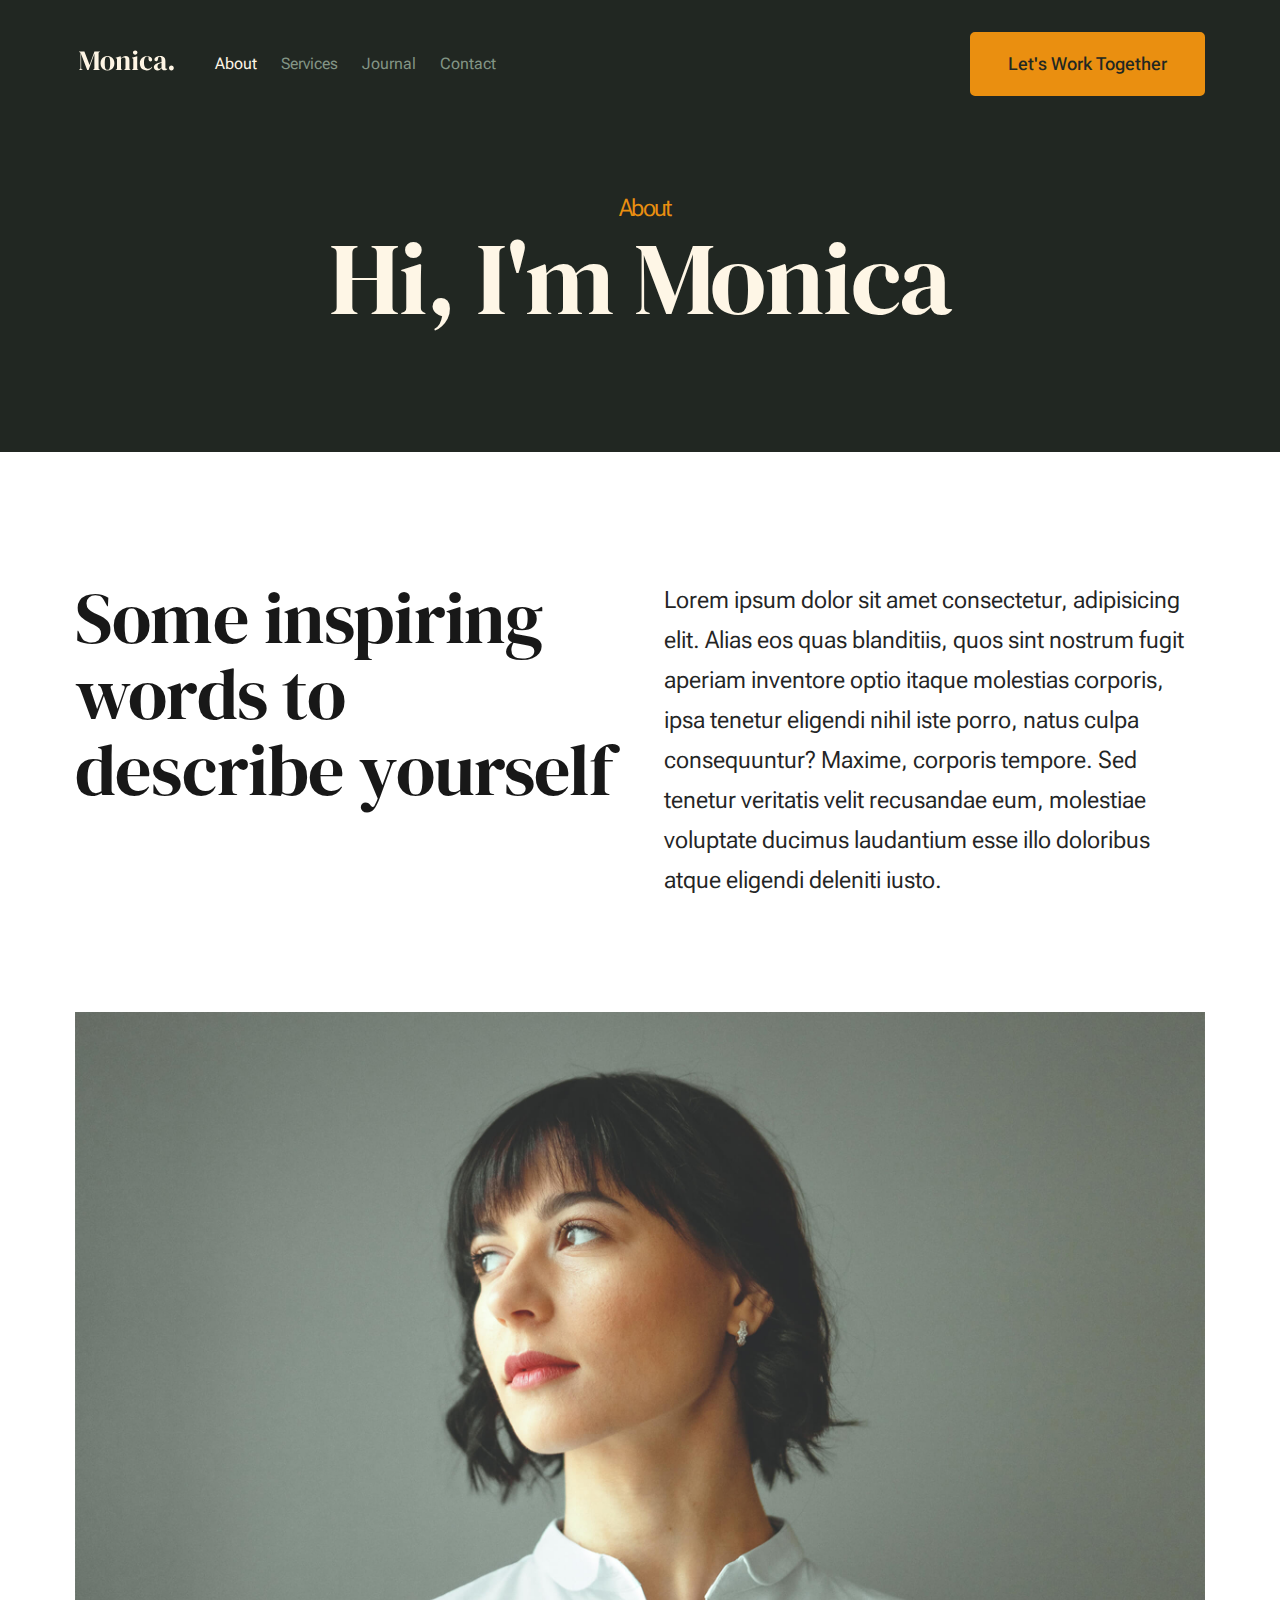
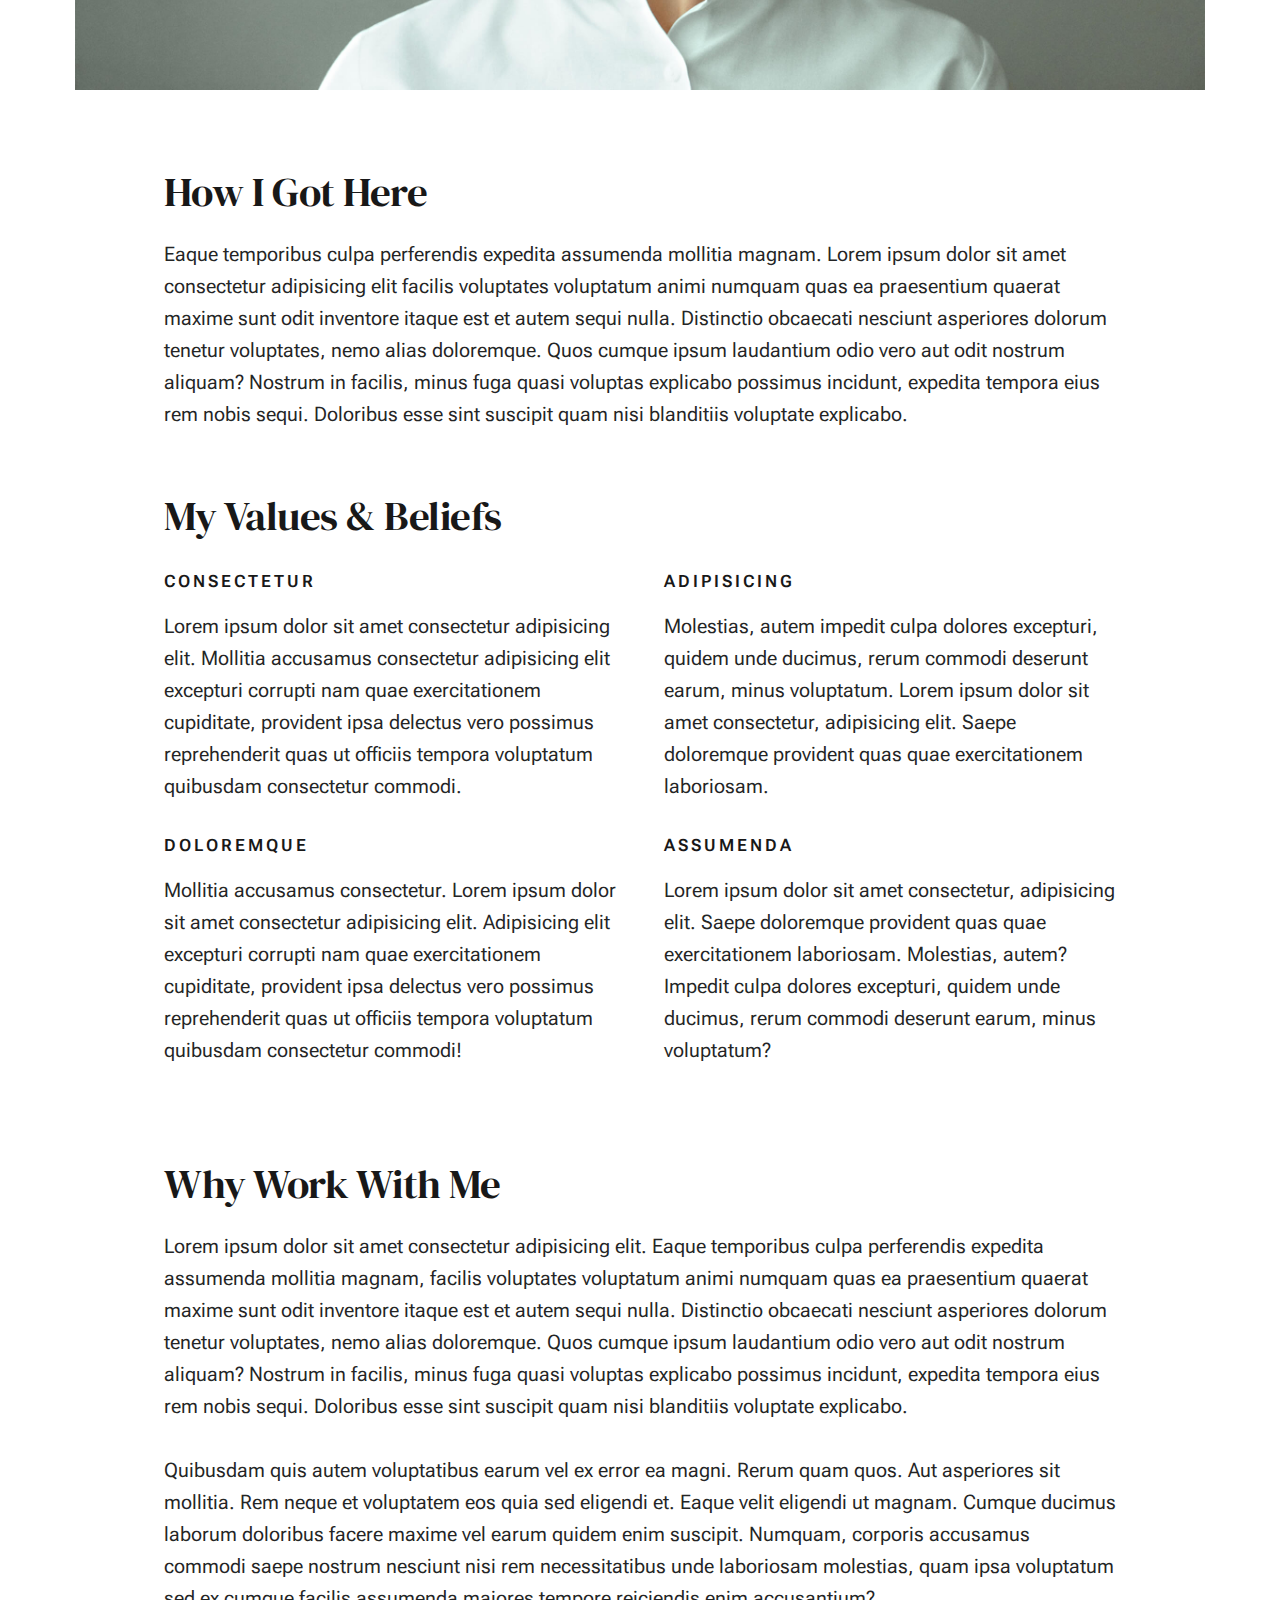
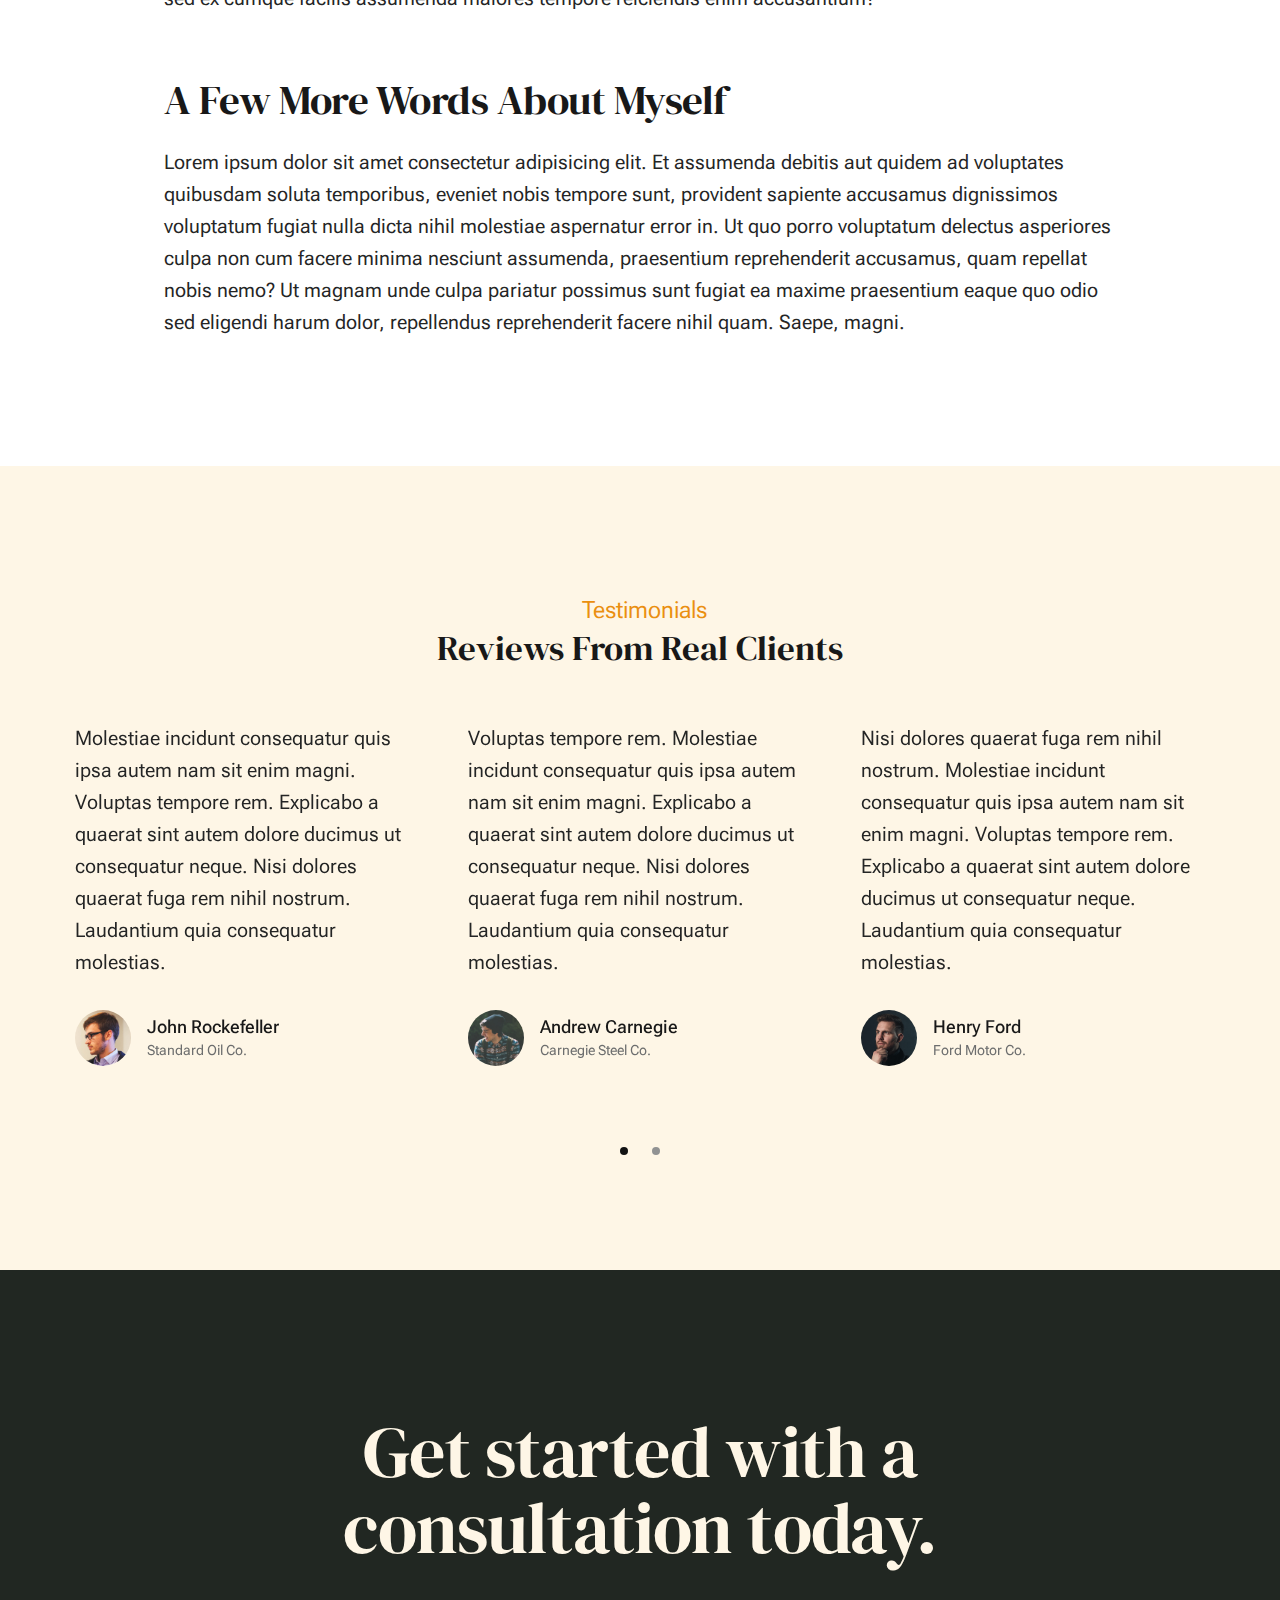
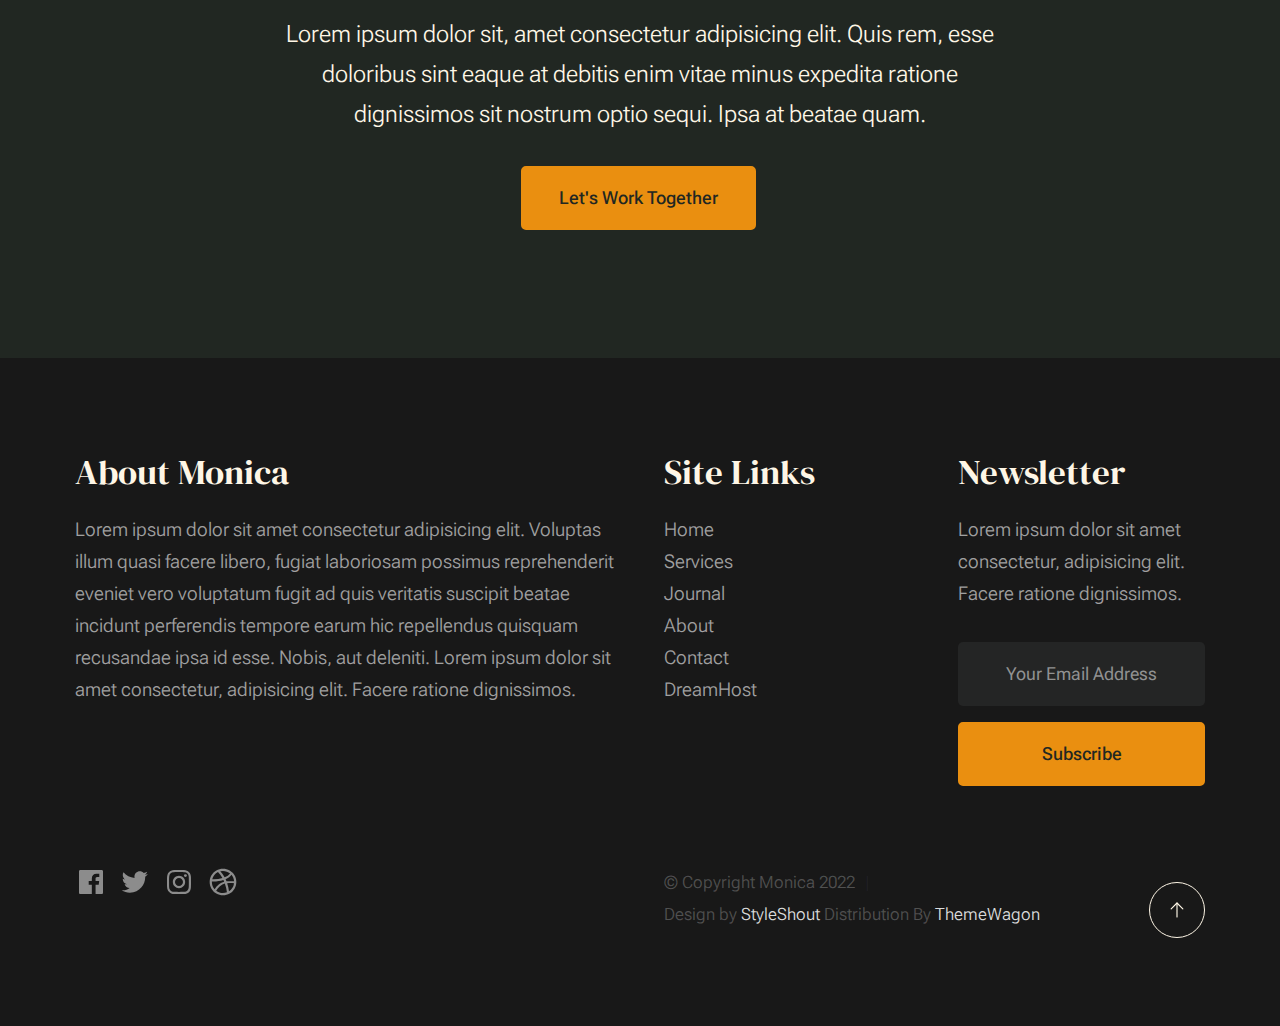
<file: about.html>
<!DOCTYPE html>
<html lang="en" class="no-js" >
<head>

    <!--- basic page needs
    ================================================== -->
    <meta charset="utf-8">
    <meta name="viewport" content="width=device-width, initial-scale=1">
    <title>About - Monica</title>

    <script>
        document.documentElement.classList.remove('no-js');
        document.documentElement.classList.add('js');
    </script>

    <!-- CSS
    ================================================== -->
    <link rel="stylesheet" href="css/vendor.css">
    <link rel="stylesheet" href="css/styles.css">

    <!-- favicons
    ================================================== -->
    <link rel="apple-touch-icon" sizes="180x180" href="apple-touch-icon.png">
    <link rel="icon" type="image/png" sizes="32x32" href="favicon-32x32.png">
    <link rel="icon" type="image/png" sizes="16x16" href="favicon-16x16.png">
    <link rel="manifest" href="site.webmanifest">

</head>


<body id="top">


    <!-- preloader
    ================================================== -->
    <div id="preloader">
        <div id="loader" class="dots-fade">
            <div></div>
            <div></div>
            <div></div>
        </div>
    </div>


    <!-- page wrap
    ================================================== -->
    <div id="page" class="s-pagewrap">


        <!-- # site header 
        ================================================== -->
        <header class="s-header">

            <div class="row s-header__inner width-sixteen-col">

                <div class="s-header__block">
                    <div class="s-header__logo">
                        <a class="logo" href="index.html">
                            <img src="images/logo.svg" alt="Homepage">
                        </a>
                    </div>

                    <a class="s-header__menu-toggle" href="#0"><span>Menu</span></a>
                </div> <!-- end s-header__block -->

                <nav class="s-header__nav">
    
                    <ul class="s-header__menu-links">
                        <li class="current"><a href="about.html">About</a></li>
                        <li><a href="services.html">Services</a></li>
                        <li><a href="blog.html">Journal</a></li>
                        <li><a href="contact.html">Contact</a></li>
                    </ul> <!-- s-header__menu-links -->

                    <div class="s-header__contact">
                        <a href="contact.html" class="btn btn--primary s-header__contact-btn">Let's Work Together</a>                        
                    </div> <!-- s-header__contact -->
    
                </nav> <!-- end s-header__nav -->

            </div> <!-- end s-header__inner -->

        </header> <!-- end s-header -->


        <!-- # site main content
        ================================================== -->
        <section id="content" class="s-content">

               <section class="s-pageheader pageheader">
                    <div class="row">
                        <div class="column xl-12">
                            <h1 class="page-title">
                                <span class="page-title__small-type text-pretitle">About</span>
                                Hi, I'm Monica
                            </h1>
                            
                        </div>
                    </div>
               </section> <!-- end pageheader --> 

               <section class="s-pagecontent pagecontent">

                    <div class="row pageintro">
                        <div class="column xl-6 lg-12">
                            <h2 class="text-display-title">Some inspiring words to describe yourself</h2>
                        </div>
                        <div class="column xl-6 lg-12 u-flexitem-x-right">
                            <p class="lead">
                            Lorem ipsum dolor sit amet consectetur, adipisicing elit. Alias eos quas blanditiis, quos sint nostrum fugit aperiam 
                            inventore optio itaque molestias corporis, ipsa tenetur eligendi nihil iste porro, natus culpa consequuntur? Maxime, 
                            corporis tempore. Sed tenetur veritatis velit recusandae eum, molestiae voluptate ducimus laudantium esse illo 
                            doloribus atque eligendi deleniti iusto. 
                            </p>
                        </div>                       
                    </div> <!-- end pageintro -->   
                    
                    <div class="row pagemedia">
                        <d class="column xl-12">
                            <figure class="page-media">                                
                                <img src="images/thumbs/about/about-1200.jpg" 
                                     srcset="images/thumbs/about/about-2400.jpg 2400w, 
                                             images/thumbs/about/about-1200.jpg 1200w, 
                                             images/thumbs/about/about-600.jpg 600w" sizes="(max-width: 2400px) 100vw, 2400px" alt="">
                            </figure>
                        </d>
                    </div> <!-- end pagemedia -->

                    <div class="row width-narrower pagemain">
                        <div class="column xl-12"> 

                            <h2>How I Got Here</h2>
                            <p>
                            Eaque temporibus culpa perferendis expedita assumenda mollitia magnam. Lorem ipsum dolor sit amet consectetur adipisicing elit
                            facilis voluptates voluptatum animi numquam quas ea praesentium quaerat maxime sunt odit inventore itaque est et autem sequi nulla. 
                            Distinctio obcaecati nesciunt asperiores dolorum tenetur voluptates, nemo alias doloremque. Quos cumque ipsum laudantium odio vero 
                            aut odit nostrum aliquam? Nostrum in facilis, minus fuga quasi voluptas explicabo possimus incidunt, expedita tempora eius rem nobis sequi. 
                            Doloribus esse sint suscipit quam nisi blanditiis voluptate explicabo.
                            </p>

                            <h2 class="u-add-bottom">My Values & Beliefs</h2>

                            <div class="grid-list-items list-items">
                                <div class="grid-list-items__item list-items__item u-remove-bottom">
                                    <div class="list-items__item-header">
                                        <h6 class="list-items__item-small-title">Consectetur</h6>
                                    </div>
                                    <p>
                                    Lorem ipsum dolor sit amet consectetur adipisicing elit. Mollitia accusamus consectetur adipisicing elit excepturi corrupti 
                                    nam quae exercitationem cupiditate, provident ipsa delectus vero possimus reprehenderit quas ut officiis tempora voluptatum 
                                    quibusdam consectetur commodi.
                                    </p>
                                </div>
                                <div class="grid-list-items__item list-items__item u-remove-bottom">
                                    <div class="list-items__item-header">
                                        <h6 class="list-items__item-small-title">Adipisicing</h6>
                                    </div>
                                    <p> 
                                    Molestias, autem impedit culpa dolores excepturi, quidem unde ducimus, rerum commodi deserunt earum, minus voluptatum.
                                    Lorem ipsum dolor sit amet consectetur, adipisicing elit. Saepe doloremque provident quas quae exercitationem laboriosam.
                                    </p>
                                </div>
                                <div class="grid-list-items__item list-items__item u-remove-bottom">
                                    <div class="list-items__item-header">
                                        <h6 class="list-items__item-small-title">Doloremque</h6>
                                    </div>
                                    <p>
                                    Mollitia accusamus consectetur. Lorem ipsum dolor sit amet consectetur adipisicing elit. Adipisicing elit excepturi corrupti 
                                    nam quae exercitationem cupiditate, provident ipsa delectus vero possimus reprehenderit quas ut officiis tempora voluptatum 
                                    quibusdam consectetur commodi!
                                    </p>
                                </div>
                                <div class="grid-list-items__item list-items__item u-remove-bottom">
                                    <div class="list-items__item-header">
                                        <h6 class="list-items__item-small-title">Assumenda</h6>
                                    </div>
                                    <p>
                                    Lorem ipsum dolor sit amet consectetur, adipisicing elit. Saepe doloremque provident quas quae exercitationem laboriosam. 
                                    Molestias, autem? Impedit culpa dolores excepturi, quidem unde ducimus, rerum commodi deserunt earum, minus voluptatum?
                                    </p>
                                </div>
                            </div> <!--grid-list-items -->

                            <h2>Why Work With Me</h2>
                            <p>
                            Lorem ipsum dolor sit amet consectetur adipisicing elit. Eaque temporibus culpa perferendis expedita assumenda mollitia magnam, 
                            facilis voluptates voluptatum animi numquam quas ea praesentium quaerat maxime sunt odit inventore itaque est et autem sequi nulla. 
                            Distinctio obcaecati nesciunt asperiores dolorum tenetur voluptates, nemo alias doloremque. Quos cumque ipsum laudantium odio vero aut 
                            odit nostrum aliquam? Nostrum in facilis, minus fuga quasi voluptas explicabo possimus incidunt, expedita tempora eius rem nobis sequi. 
                            Doloribus esse sint suscipit quam nisi blanditiis voluptate explicabo.
                            </p>

                            <p>
                            Quibusdam quis autem voluptatibus earum vel ex error ea magni. Rerum quam quos. Aut asperiores sit mollitia. Rem neque et voluptatem 
                            eos quia sed eligendi et. Eaque velit eligendi ut magnam. Cumque ducimus laborum doloribus facere maxime vel earum quidem enim suscipit. 
                            Numquam, corporis accusamus commodi saepe nostrum nesciunt nisi rem necessitatibus unde laboriosam molestias, quam ipsa voluptatum sed 
                            ex cumque facilis assumenda maiores tempore reiciendis enim accusantium?
                            </p>                   

                            <h2>A Few More Words About Myself</h2>
                            <p>
                            Lorem ipsum dolor sit amet consectetur adipisicing elit. Et assumenda debitis aut quidem ad voluptates quibusdam soluta temporibus, 
                            eveniet nobis tempore sunt, provident sapiente accusamus dignissimos voluptatum fugiat nulla dicta nihil molestiae aspernatur error in. 
                            Ut quo porro voluptatum delectus asperiores culpa non cum facere minima nesciunt assumenda, praesentium reprehenderit accusamus, quam 
                            repellat nobis nemo? Ut magnam unde culpa pariatur possimus sunt fugiat ea maxime praesentium eaque quo odio sed eligendi harum dolor, 
                            repellendus reprehenderit facere nihil quam. Saepe, magni.
                            </p>

                        </div> <!-- end grid-block-->
                    </div> <!-- end pagemain -->

               </section> <!-- pagecontent -->

               <section class="s-testimonials">

                    <div class="s-testimonials__header row row-x-center text-center">
                        <div class="column xl-8 lg-12">
        
                            <p class="text-pretitle">
                            Testimonials
                            </p>
                            <h3>
                            Reviews From Real Clients
                            </h3>                        
        
                        </div>
                    </div> <!--end s-testimonials__header -->

                    <div class="row s-testimonials__content">
                        <div class="column xl-12 testimonials">

                            <div class="swiper-container testimonials__slider page-slider">

                                <div class="swiper-wrapper">
                                    <div class="testimonials__slide swiper-slide">
                                        <p>
                                        Molestiae incidunt consequatur quis ipsa autem nam sit enim magni. Voluptas tempore rem. 
                                        Explicabo a quaerat sint autem dolore ducimus ut consequatur neque. Nisi dolores quaerat fuga rem nihil nostrum.
                                        Laudantium quia consequatur molestias.
                                        </p>
                                        <div class="testimonials__author">
                                            <img src="images/avatars/user-01.jpg" alt="Author image" class="testimonials__avatar">
                                            <cite class="testimonials__cite">
                                                <strong>John Rockefeller</strong>
                                                <span>Standard Oil Co.</span>
                                            </cite>
                                        </div>
                                    </div>
                                    <div class="testimonials__slide swiper-slide">
                                        <p>
                                        Voluptas tempore rem. Molestiae incidunt consequatur quis ipsa autem nam sit enim magni. 
                                        Explicabo a quaerat sint autem dolore ducimus ut consequatur neque. Nisi dolores quaerat fuga rem nihil nostrum.
                                        Laudantium quia consequatur molestias.
                                        </p>
                                        <div class="testimonials__author">
                                            <img src="images/avatars/user-04.jpg" alt="Author image" class="testimonials__avatar">
                                            <cite class="testimonials__cite">
                                                <strong>Andrew Carnegie</strong>
                                                <span>Carnegie Steel Co.</span>
                                            </cite>
                                        </div>
                                    </div>
                                    <div class="testimonials__slide swiper-slide">
                                        <p>
                                        Nisi dolores quaerat fuga rem nihil nostrum. Molestiae incidunt consequatur quis ipsa autem nam sit enim magni. 
                                        Voluptas tempore rem. Explicabo a quaerat sint autem dolore ducimus ut consequatur neque. 
                                        Laudantium quia consequatur molestias.
                                        </p>
                                        <div class="testimonials__author">
                                            <img src="images/avatars/user-06.jpg" alt="Author image" class="testimonials__avatar">
                                            <cite class="testimonials__cite">
                                                <strong>Henry Ford</strong>
                                                <span>Ford Motor Co.</span>
                                            </cite>
                                        </div>
                                    </div>
                                    <div class="testimonials__slide swiper-slide">
                                        <p>
                                        Molestiae incidunt consequatur quis ipsa autem nam sit enim magni. Voluptas tempore rem. 
                                        Explicabo a quaerat sint autem dolore ducimus ut consequatur neque. Nisi dolores quaerat fuga rem nihil nostrum.
                                        Laudantium quia consequatur molestias.
                                        </p>
                                        <div class="testimonials__author">
                                            <img src="images/avatars/user-02.jpg" alt="Author image" class="testimonials__avatar">
                                            <cite class="testimonials__cite">
                                                <strong>John Morgan</strong>
                                                <span>JP Morgan & Co.</span>
                                            </cite>
                                        </div>
                                    </div> 
                                </div> <!-- end swiper-wrapper --> 

                                <div class="swiper-pagination"></div>

                            </div> <!--end testimonials__slider --> 

                        </div> <!-- testimonials -->
                    </div> <!--end s-testimonials__content -->

               </section> <!-- end s-testimonials -->

        </section> <!-- s-content-->

        <!-- # cta
        ================================================== -->
        <section id="cta" class="s-cta">

            <div class="row row-x-center text-center">
                <div class="column xl-8 lg-12">

                    <div class="s-cta__content">
                        <h2 class="text-display-title">
                        Get started with a consultation today.
                        </h2>
                        <p class="lead">
                        Lorem ipsum dolor sit, amet consectetur adipisicing elit. Quis rem, esse doloribus sint eaque at debitis enim vitae minus expedita ratione dignissimos sit nostrum optio sequi. Ipsa at beatae quam.
                        </p>
                        <a href="contact.html" class="btn btn--primary">Let's Work Together</a>
                    </div>

                </div>
            </div>

        </section> <!-- end s-cta -->


        <!-- # footer 
        ================================================== -->
        <footer class="s-footer">
            <div class="row s-footer__content">
                <div class="column xl-6 lg-6 md-12 s-footer__block s-footer__about">                    
                    <h3>About Monica</h3>
                    <p>
                    Lorem ipsum dolor sit amet consectetur adipisicing elit. Voluptas illum quasi facere libero, 
                    fugiat laboriosam possimus reprehenderit eveniet vero voluptatum fugit ad quis veritatis suscipit beatae 
                    incidunt perferendis tempore earum hic repellendus quisquam recusandae ipsa id esse. Nobis, aut deleniti.
                    Lorem ipsum dolor sit amet consectetur, adipisicing elit. Facere ratione dignissimos.
                    </p>               
                </div>                
                <div class="column xl-3 lg-6 md-12 s-footer__block s-footer__site-links">
                    <h3>Site Links</h3>
                    <ul class="link-list">
                        <li><a href="index.html">Home</a></li>
                        <li><a href="services.html">Services</a></li>
                        <li><a href="blog.html">Journal</a></li>
                        <li><a href="about.html">About</a></li>
                        <li><a href="contact.html">Contact</a></li>
                        <li><a href="https://www.dreamhost.com/r.cgi?287326">DreamHost</a></li>
                    </ul>
                </div>
                <div class="column xl-3 lg-6 md-12 tab-12 s-footer__block s-footer__newsletter">
                    <h3>Newsletter</h3>

                    <p>
                    Lorem ipsum dolor sit amet consectetur, adipisicing elit. Facere ratione dignissimos.
                    </p>

                    <div class="subscribe-form">
                        <form id="mc-form" class="mc-form">
                            <input type="email" name="EMAIL" id="mce-EMAIL" class="u-fullwidth text-center" placeholder="Your Email Address" title="The domain portion of the email address is invalid (the portion after the @)." pattern="^([^\x00-\x20\x22\x28\x29\x2c\x2e\x3a-\x3c\x3e\x40\x5b-\x5d\x7f-\xff]+|\x22([^\x0d\x22\x5c\x80-\xff]|\x5c[\x00-\x7f])*\x22)(\x2e([^\x00-\x20\x22\x28\x29\x2c\x2e\x3a-\x3c\x3e\x40\x5b-\x5d\x7f-\xff]+|\x22([^\x0d\x22\x5c\x80-\xff]|\x5c[\x00-\x7f])*\x22))*\x40([^\x00-\x20\x22\x28\x29\x2c\x2e\x3a-\x3c\x3e\x40\x5b-\x5d\x7f-\xff]+|\x5b([^\x0d\x5b-\x5d\x80-\xff]|\x5c[\x00-\x7f])*\x5d)(\x2e([^\x00-\x20\x22\x28\x29\x2c\x2e\x3a-\x3c\x3e\x40\x5b-\x5d\x7f-\xff]+|\x5b([^\x0d\x5b-\x5d\x80-\xff]|\x5c[\x00-\x7f])*\x5d))*(\.\w{2,})+$" required>
                            <input type="submit" name="subscribe" value="Subscribe" class="btn btn--primary btn--small u-fullwidth">
                            <!-- <div style="position: absolute; left: -5000px;" aria-hidden="true"><input type="text" name="b_cdb7b577e41181934ed6a6a44_9a91cfe7b3" tabindex="-1" value=""></div> -->
                            <div class="mc-status"></div>
                        </form>
                    </div>
                </div>
            </div>    
            
            <div class="row s-footer__bottom">
                <div class="column xl-6 lg-12">
                    <ul class="s-footer__social social-list">
                        <li>
                            <a href="#0">
                                <svg xmlns="http://www.w3.org/2000/svg" width="24" height="24" viewBox="0 0 24 24" style="fill:rgba(0, 0, 0, 1);transform:;-ms-filter:"><path d="M20,3H4C3.447,3,3,3.448,3,4v16c0,0.552,0.447,1,1,1h8.615v-6.96h-2.338v-2.725h2.338v-2c0-2.325,1.42-3.592,3.5-3.592 c0.699-0.002,1.399,0.034,2.095,0.107v2.42h-1.435c-1.128,0-1.348,0.538-1.348,1.325v1.735h2.697l-0.35,2.725h-2.348V21H20 c0.553,0,1-0.448,1-1V4C21,3.448,20.553,3,20,3z"></path></svg>
                                <span class="u-screen-reader-text">Facebook</span>
                            </a>
                        </li>
                        <li>
                            <a href="#0">
                                <svg xmlns="http://www.w3.org/2000/svg" width="24" height="24" viewBox="0 0 24 24" style="fill:rgba(0, 0, 0, 1);transform:;-ms-filter:"><path d="M19.633,7.997c0.013,0.175,0.013,0.349,0.013,0.523c0,5.325-4.053,11.461-11.46,11.461c-2.282,0-4.402-0.661-6.186-1.809 c0.324,0.037,0.636,0.05,0.973,0.05c1.883,0,3.616-0.636,5.001-1.721c-1.771-0.037-3.255-1.197-3.767-2.793 c0.249,0.037,0.499,0.062,0.761,0.062c0.361,0,0.724-0.05,1.061-0.137c-1.847-0.374-3.23-1.995-3.23-3.953v-0.05 c0.537,0.299,1.16,0.486,1.82,0.511C3.534,9.419,2.823,8.184,2.823,6.787c0-0.748,0.199-1.434,0.548-2.032 c1.983,2.443,4.964,4.04,8.306,4.215c-0.062-0.3-0.1-0.611-0.1-0.923c0-2.22,1.796-4.028,4.028-4.028 c1.16,0,2.207,0.486,2.943,1.272c0.91-0.175,1.782-0.512,2.556-0.973c-0.299,0.935-0.936,1.721-1.771,2.22 c0.811-0.088,1.597-0.312,2.319-0.624C21.104,6.712,20.419,7.423,19.633,7.997z"></path></svg>
                                <span class="u-screen-reader-text">Twitter</span>
                            </a>
                        </li>
                        <li>
                            <a href="#0">
                                <svg xmlns="http://www.w3.org/2000/svg" width="24" height="24" viewBox="0 0 24 24" style="fill:rgba(0, 0, 0, 1);transform:;-ms-filter:"><path d="M11.999,7.377c-2.554,0-4.623,2.07-4.623,4.623c0,2.554,2.069,4.624,4.623,4.624c2.552,0,4.623-2.07,4.623-4.624 C16.622,9.447,14.551,7.377,11.999,7.377L11.999,7.377z M11.999,15.004c-1.659,0-3.004-1.345-3.004-3.003 c0-1.659,1.345-3.003,3.004-3.003s3.002,1.344,3.002,3.003C15.001,13.659,13.658,15.004,11.999,15.004L11.999,15.004z"></path><circle cx="16.806" cy="7.207" r="1.078"></circle><path d="M20.533,6.111c-0.469-1.209-1.424-2.165-2.633-2.632c-0.699-0.263-1.438-0.404-2.186-0.42 c-0.963-0.042-1.268-0.054-3.71-0.054s-2.755,0-3.71,0.054C7.548,3.074,6.809,3.215,6.11,3.479C4.9,3.946,3.945,4.902,3.477,6.111 c-0.263,0.7-0.404,1.438-0.419,2.186c-0.043,0.962-0.056,1.267-0.056,3.71c0,2.442,0,2.753,0.056,3.71 c0.015,0.748,0.156,1.486,0.419,2.187c0.469,1.208,1.424,2.164,2.634,2.632c0.696,0.272,1.435,0.426,2.185,0.45 c0.963,0.042,1.268,0.055,3.71,0.055s2.755,0,3.71-0.055c0.747-0.015,1.486-0.157,2.186-0.419c1.209-0.469,2.164-1.424,2.633-2.633 c0.263-0.7,0.404-1.438,0.419-2.186c0.043-0.962,0.056-1.267,0.056-3.71s0-2.753-0.056-3.71C20.941,7.57,20.801,6.819,20.533,6.111z M19.315,15.643c-0.007,0.576-0.111,1.147-0.311,1.688c-0.305,0.787-0.926,1.409-1.712,1.711c-0.535,0.199-1.099,0.303-1.67,0.311 c-0.95,0.044-1.218,0.055-3.654,0.055c-2.438,0-2.687,0-3.655-0.055c-0.569-0.007-1.135-0.112-1.669-0.311 c-0.789-0.301-1.414-0.923-1.719-1.711c-0.196-0.534-0.302-1.099-0.311-1.669c-0.043-0.95-0.053-1.218-0.053-3.654 c0-2.437,0-2.686,0.053-3.655c0.007-0.576,0.111-1.146,0.311-1.687c0.305-0.789,0.93-1.41,1.719-1.712 c0.534-0.198,1.1-0.303,1.669-0.311c0.951-0.043,1.218-0.055,3.655-0.055c2.437,0,2.687,0,3.654,0.055 c0.571,0.007,1.135,0.112,1.67,0.311c0.786,0.303,1.407,0.925,1.712,1.712c0.196,0.534,0.302,1.099,0.311,1.669 c0.043,0.951,0.054,1.218,0.054,3.655c0,2.436,0,2.698-0.043,3.654H19.315z"></path></svg>
                                <span class="u-screen-reader-text">Instagram</span>
                            </a>
                        </li>
                        <li>
                            <a href="#0">
                                <svg xmlns="http://www.w3.org/2000/svg" width="24" height="24" viewBox="0 0 24 24" style="fill: rgba(0, 0, 0, 1);transform: ;msFilter:;"><path d="M20.66 6.98a9.932 9.932 0 0 0-3.641-3.64C15.486 2.447 13.813 2 12 2s-3.486.447-5.02 1.34c-1.533.893-2.747 2.107-3.64 3.64S2 10.187 2 12s.446 3.487 1.34 5.02a9.924 9.924 0 0 0 3.641 3.64C8.514 21.553 10.187 22 12 22s3.486-.447 5.02-1.34a9.932 9.932 0 0 0 3.641-3.64C21.554 15.487 22 13.813 22 12s-.446-3.487-1.34-5.02zM12 3.66c2 0 3.772.64 5.32 1.919-.92 1.174-2.286 2.14-4.1 2.9-1.002-1.813-2.088-3.327-3.261-4.54A7.715 7.715 0 0 1 12 3.66zM5.51 6.8a8.116 8.116 0 0 1 2.711-2.22c1.212 1.201 2.325 2.7 3.34 4.5-2 .6-4.114.9-6.341.9-.573 0-1.006-.013-1.3-.04A8.549 8.549 0 0 1 5.51 6.8zM3.66 12c0-.054.003-.12.01-.2.007-.08.01-.146.01-.2.254.014.641.02 1.161.02 2.666 0 5.146-.367 7.439-1.1.187.373.381.793.58 1.26-1.32.293-2.674 1.006-4.061 2.14S6.4 16.247 5.76 17.5c-1.4-1.587-2.1-3.42-2.1-5.5zM12 20.34c-1.894 0-3.594-.587-5.101-1.759.601-1.187 1.524-2.322 2.771-3.401 1.246-1.08 2.483-1.753 3.71-2.02a29.441 29.441 0 0 1 1.56 6.62 8.166 8.166 0 0 1-2.94.56zm7.08-3.96a8.351 8.351 0 0 1-2.58 2.621c-.24-2.08-.7-4.107-1.379-6.081.932-.066 1.765-.1 2.5-.1.799 0 1.686.034 2.659.1a8.098 8.098 0 0 1-1.2 3.46zm-1.24-5c-1.16 0-2.233.047-3.22.14a27.053 27.053 0 0 0-.68-1.62c2.066-.906 3.532-2.006 4.399-3.3 1.2 1.414 1.854 3.027 1.96 4.84-.812-.04-1.632-.06-2.459-.06z"></path></svg>
                                <span class="u-screen-reader-text">Dribbble</span>
                            </a>
                        </li>
                    </ul> <!-- end s-footer__social -->
                </div>
                <div class="column xl-6 lg-12">
                    <p class="ss-copyright">
                        <span>© Copyright Monica 2022</span> 
                        <span>Design by <a href="https://www.styleshout.com/">StyleShout</a> Distribution By <a href="https://themewagon.com">ThemeWagon</a></span>
                    </p>
                </div>

                <div class="ss-go-top">
                    <a class="smoothscroll" title="Back to Top" href="#top">
                        <svg xmlns="http://www.w3.org/2000/svg" viewBox="0 0 24 24" width="36" height="36" fill="none" stroke="#ffffff" stroke-width="1" stroke-linecap="round" stroke-linejoin="round">&lt;!--!  Atomicons Free 1.00 by @atisalab License - https://atomicons.com/license/ (Icons: CC BY 4.0) Copyright 2021 Atomicons --&gt;<polyline points="17 11 12 6 7 11"></polyline><line x1="12" y1="18" x2="12" y2="6"></line></svg>
                    </a>
                </div> <!-- end ss-go-top -->
            </div>
            
        </footer> <!-- end s-footer -->

    </div> <!-- end page-wrap -->

    <!-- Java Script
    ================================================== -->
    <script src="js/plugins.js"></script>
    <script src="js/main.js"></script>

</body>
</html>
</file>
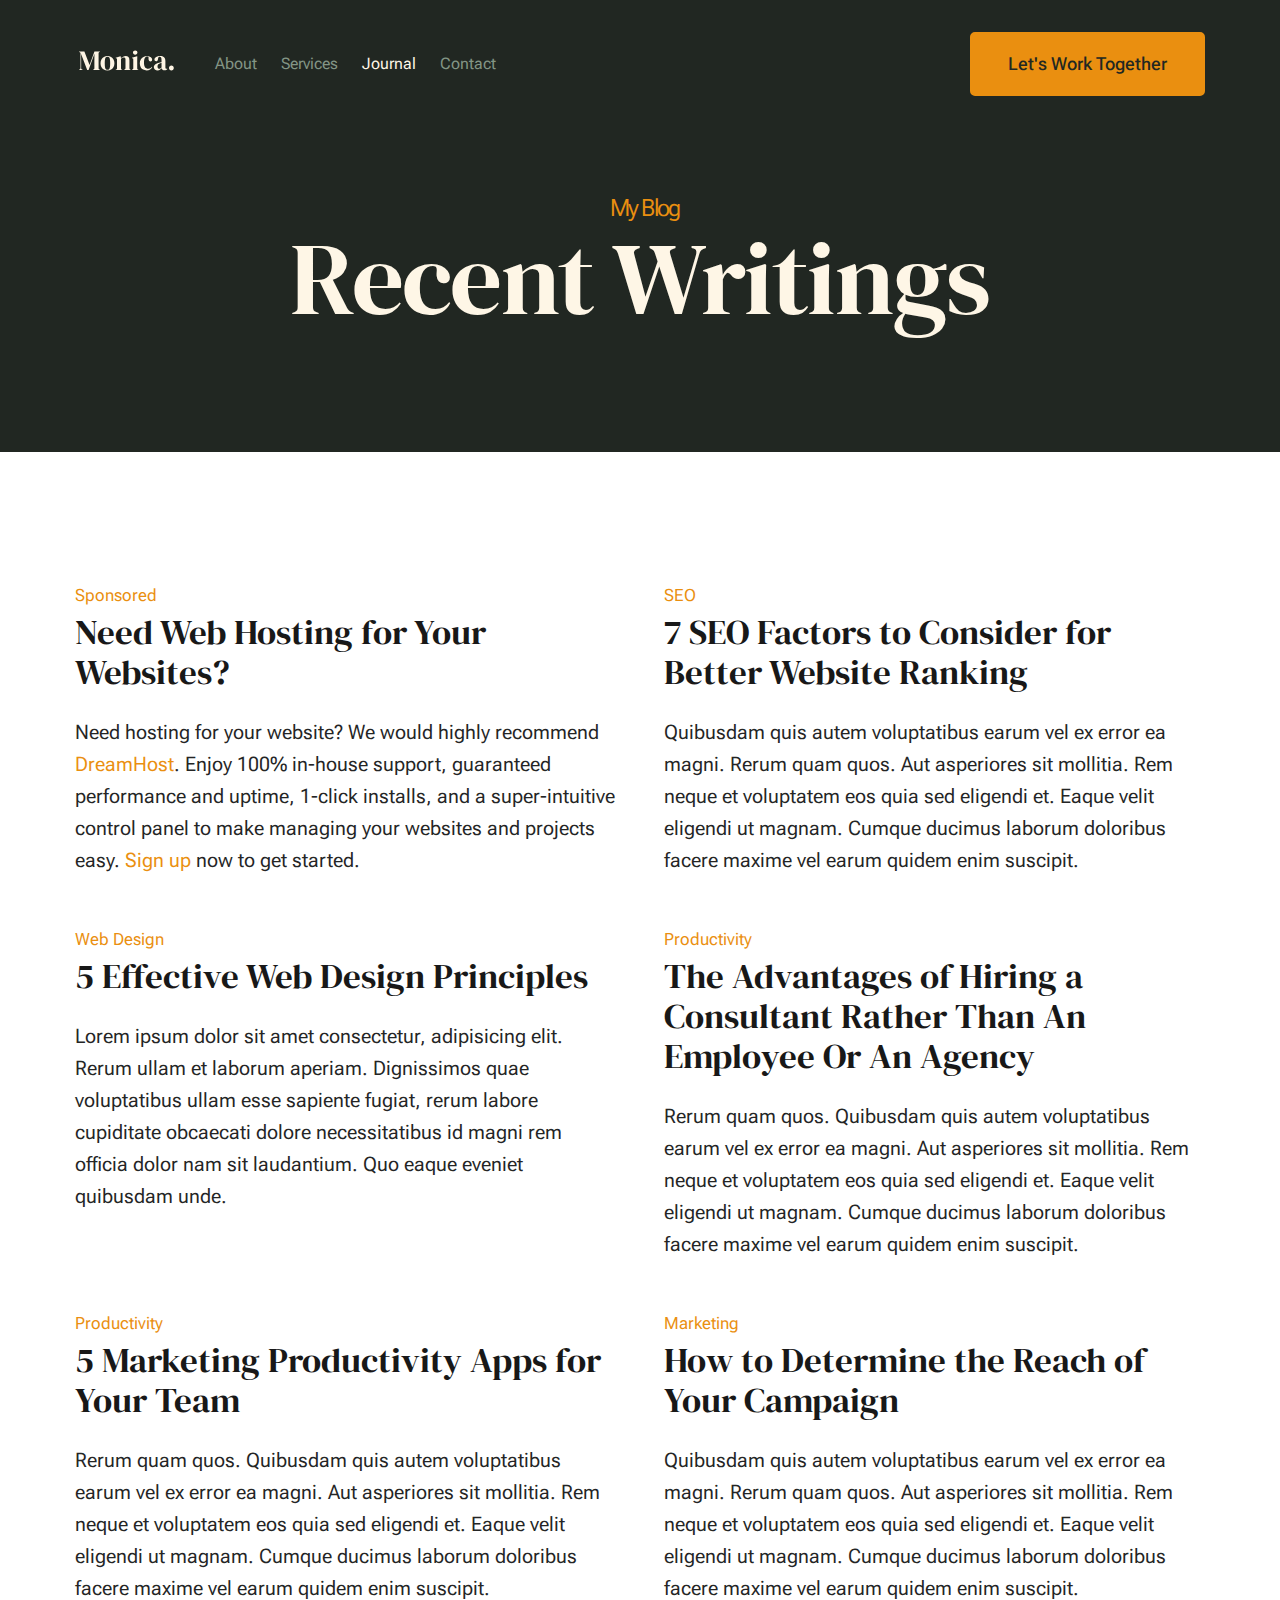
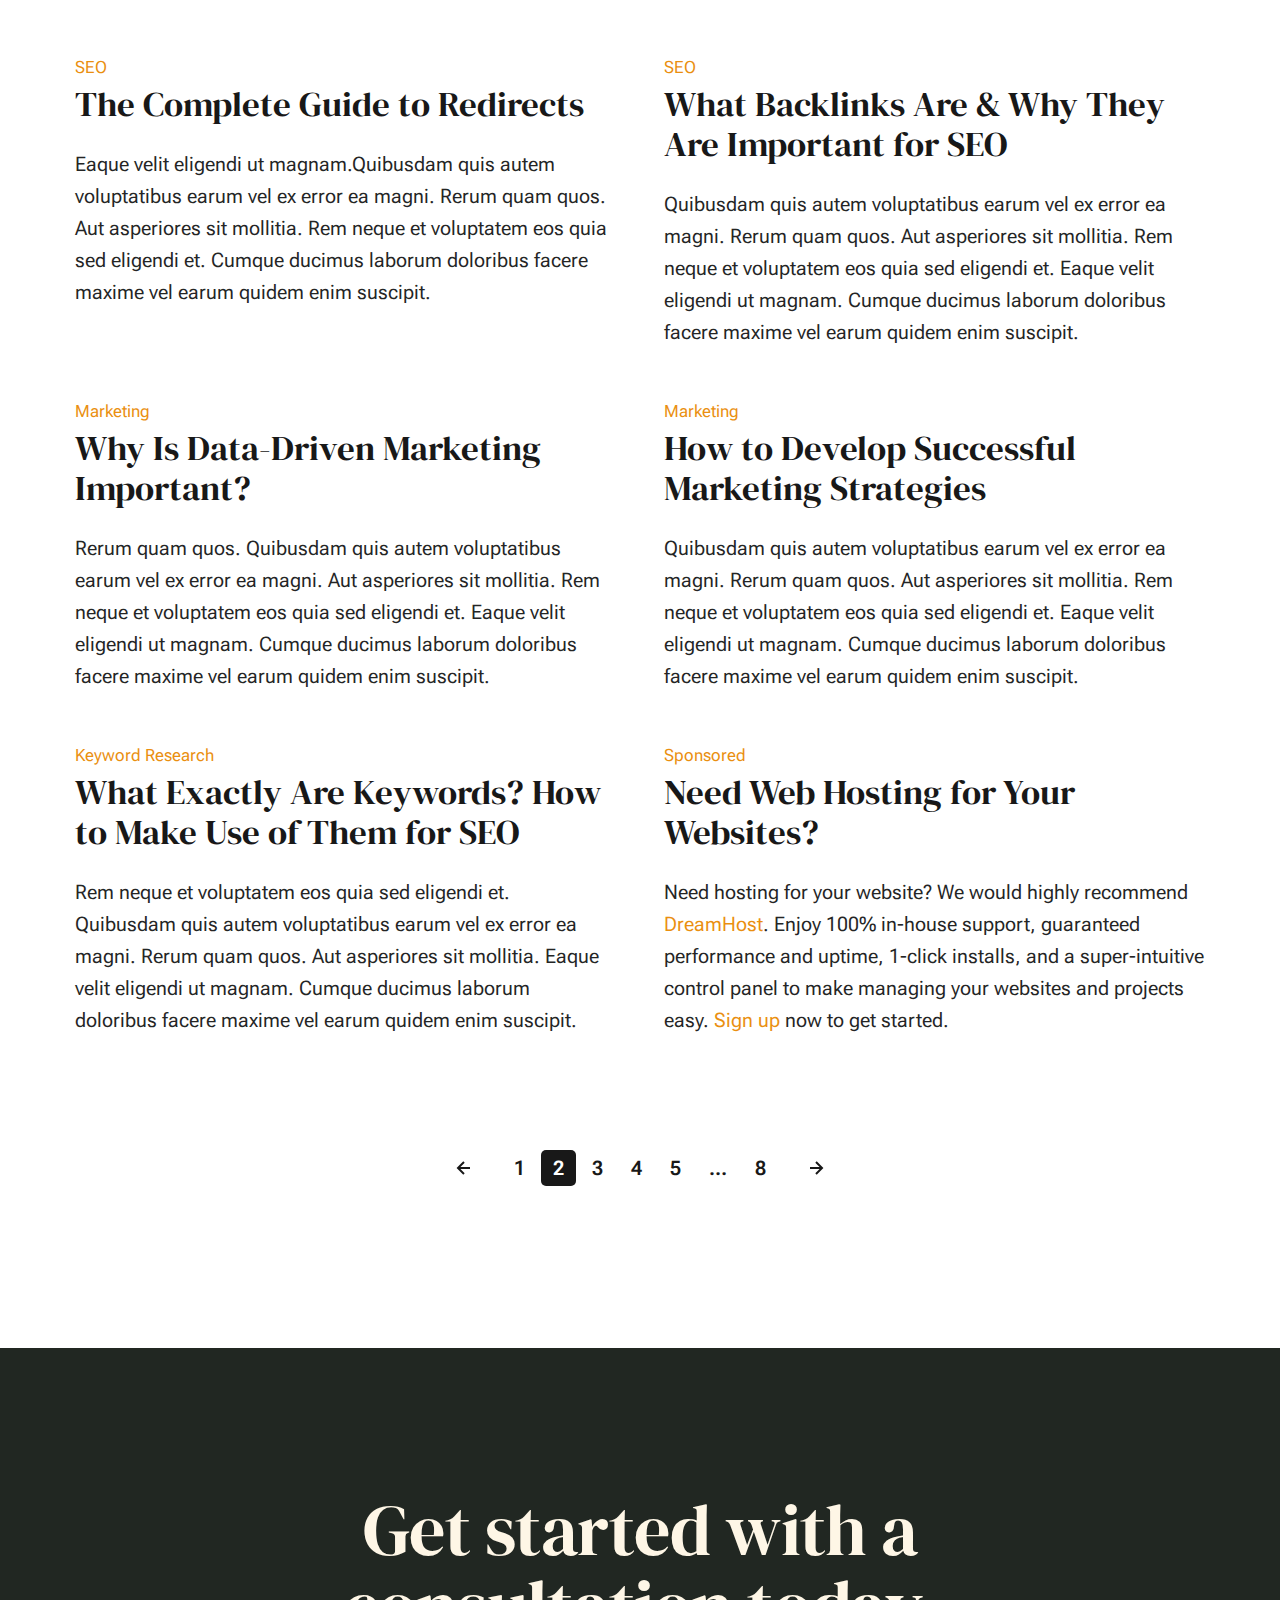
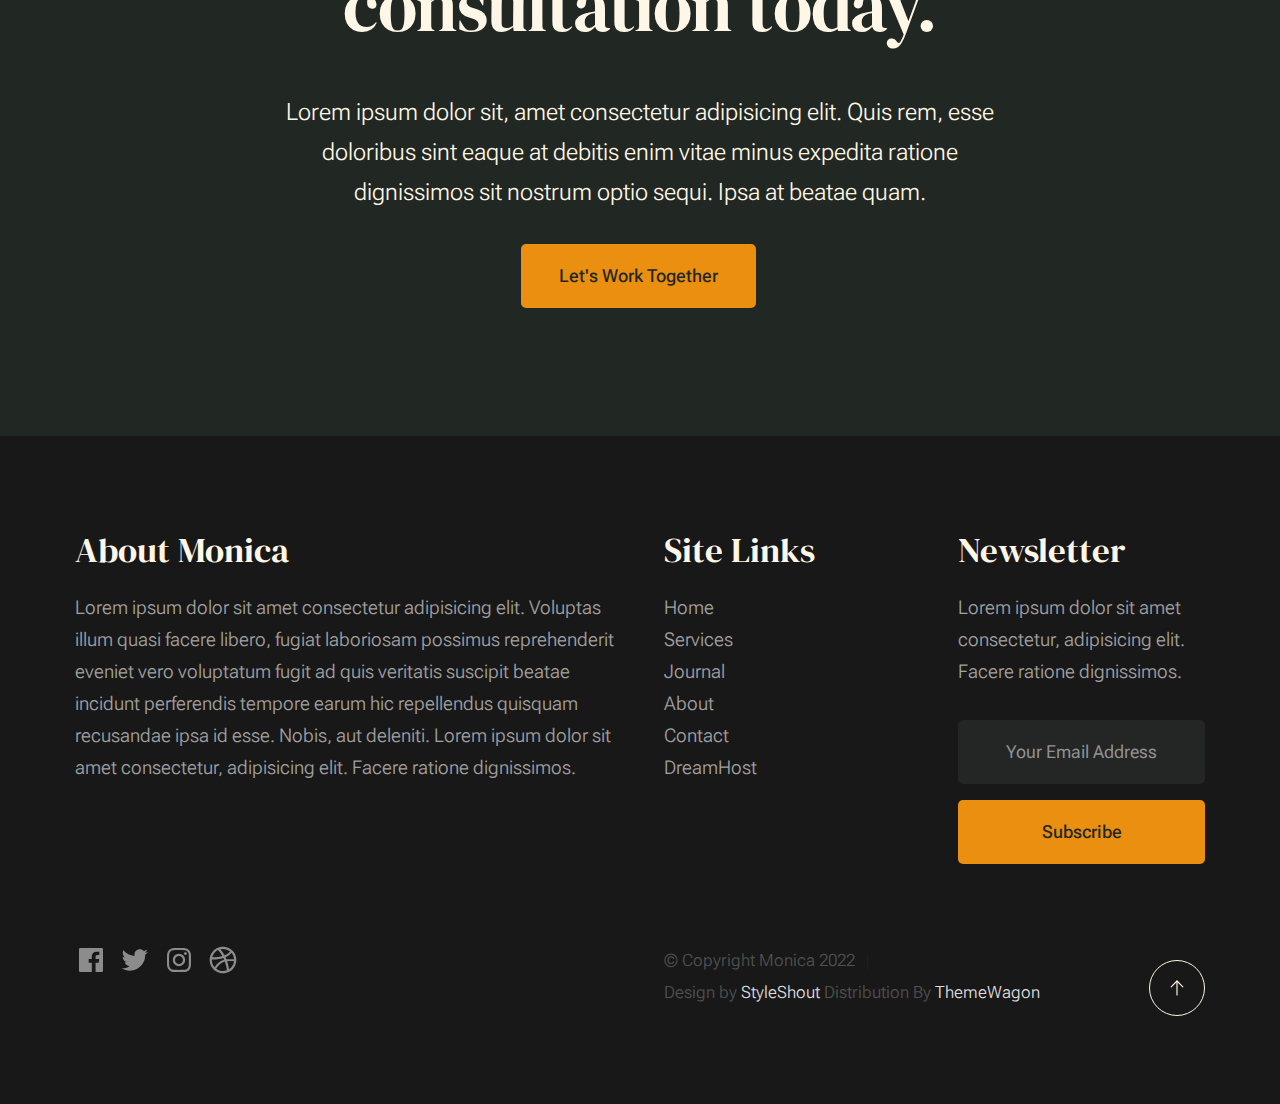
<file: blog.html>
<!DOCTYPE html>
<html lang="en" class="no-js" >
<head>

    <!--- basic page needs
    ================================================== -->
    <meta charset="utf-8">
    <meta name="viewport" content="width=device-width, initial-scale=1">
    <title>Blog - Monica</title>

    <script>
        document.documentElement.classList.remove('no-js');
        document.documentElement.classList.add('js');
    </script>

    <!-- CSS
    ================================================== -->
    <link rel="stylesheet" href="css/vendor.css">
    <link rel="stylesheet" href="css/styles.css">

    <!-- favicons
    ================================================== -->
    <link rel="apple-touch-icon" sizes="180x180" href="apple-touch-icon.png">
    <link rel="icon" type="image/png" sizes="32x32" href="favicon-32x32.png">
    <link rel="icon" type="image/png" sizes="16x16" href="favicon-16x16.png">
    <link rel="manifest" href="site.webmanifest">

</head>


<body id="top">


    <!-- preloader
    ================================================== -->
    <div id="preloader">
        <div id="loader" class="dots-fade">
            <div></div>
            <div></div>
            <div></div>
        </div>
    </div>


    <!-- page wrap
    ================================================== -->
    <div id="page" class="s-pagewrap">

        <!-- # site header 
        ================================================== -->
        <header class="s-header">

            <div class="row s-header__inner width-sixteen-col">

                <div class="s-header__block">
                    <div class="s-header__logo">
                        <a class="logo" href="index.html">
                            <img src="images/logo.svg" alt="Homepage">
                        </a>
                    </div>

                    <a class="s-header__menu-toggle" href="#0"><span>Menu</span></a>
                </div> <!-- end s-header__block -->

                <nav class="s-header__nav">
    
                    <ul class="s-header__menu-links">
                        <li><a href="about.html">About</a></li>
                        <li><a href="services.html">Services</a></li>
                        <li class="current"><a href="blog.html">Journal</a></li>
                        <li><a href="contact.html">Contact</a></li>
                    </ul> <!-- s-header__menu-links -->

                    <div class="s-header__contact">
                        <a href="contact.html" class="btn btn--primary s-header__contact-btn">Let's Work Together</a>                        
                    </div> <!-- s-header__contact -->
    
                </nav> <!-- end s-header__nav -->

            </div> <!-- end s-header__inner -->

        </header> <!-- end s-header -->


        <!-- # site main content
        ================================================== -->
        <section id="content" class="s-content">

               <section class="s-pageheader pageheader">
                    <div class="row">
                        <div class="column xl-12">
                            <h1 class="page-title">
                                <span class="page-title__small-type text-pretitle">My Blog</span>
                                Recent Writings
                            </h1>
                        </div>
                    </div>
               </section>   

               <section class="s-pagecontent pagecontent">

                    <div class="row">
                        <div class="column xl-12 grid-block">          
        
                            <!-- <div class="grid-full">         -->
                                <div class="grid-full grid-list-items">

                                    <div class="grid-list-items__item blog-card">
                                        <div class="blog-card__header">
                                            <div class="blog-card__cat-links">
                                                <a href="blog.html">Sponsored</a>
                                            </div>
                                            <h3 class="blog-card__title"><a href="https://www.dreamhost.com/r.cgi?287326">Need Web Hosting for Your Websites?</a></h3>
                                        </div>
                                        <div class="blog-card__text">
                                            <p>
                                            Need hosting for your website? We would highly recommend <a href="https://www.dreamhost.com/r.cgi?287326">DreamHost</a>.
                                            Enjoy 100% in-house support, guaranteed performance and uptime, 1-click installs, and a super-intuitive control 
                                            panel to make managing your websites and projects easy. <a href="https://www.dreamhost.com/r.cgi?287326">Sign up</a> now to get started.
                                            </p>
                                        </div>
                                    </div> <!-- end blog-card -->
                                    <div class="grid-list-items__item blog-card">
                                        <div class="blog-card__header">
                                            <div class="blog-card__cat-links">
                                                <a href="blog.html">SEO</a>
                                            </div>
                                            <h3 class="blog-card__title"><a href="single.html">7 SEO Factors to Consider for Better Website Ranking</a></h3>
                                        </div>
                                        <div class="blog-card__text">
                                            <p>
                                            Quibusdam quis autem voluptatibus earum vel ex error ea magni. Rerum quam quos. Aut asperiores 
                                            sit mollitia. Rem neque et voluptatem eos quia sed eligendi et. Eaque velit eligendi ut 
                                            magnam. Cumque ducimus laborum doloribus facere maxime vel earum quidem enim suscipit.
                                            </p>
                                        </div>
                                    </div> <!-- end blog-card -->
                                    <div class="grid-list-items__item blog-card">
                                        <div class="blog-card__header">
                                            <div class="blog-card__cat-links">
                                                <a href="blog.html">Web Design</a>
                                            </div>
                                            <h3 class="blog-card__title"><a href="single.html">5 Effective Web Design Principles</a></h3>
                                        </div>
                                        <div class="blog-card__text">
                                            <p>
                                            Lorem ipsum dolor sit amet consectetur, adipisicing elit. Rerum ullam et laborum aperiam. 
                                            Dignissimos quae voluptatibus ullam esse sapiente fugiat, rerum labore cupiditate obcaecati 
                                            dolore necessitatibus id magni rem officia dolor nam sit laudantium. Quo eaque eveniet quibusdam unde. 
                                            </p>
                                        </div>
                                    </div> <!-- end blog card -->
                                    <div class="grid-list-items__item blog-card">
                                        <div class="blog-card__header">
                                            <div class="blog-card__cat-links">
                                                <a href="blog.html">Productivity</a>
                                            </div>
                                            <h3 class="blog-card__title"><a href="single.html">The Advantages of Hiring a Consultant Rather Than An Employee Or An Agency</a></h3>
                                        </div>
                                        <div class="blog-card__text">
                                            <p>
                                            Rerum quam quos. Quibusdam quis autem voluptatibus earum vel ex error ea magni. Aut asperiores 
                                            sit mollitia. Rem neque et voluptatem eos quia sed eligendi et. Eaque velit eligendi ut 
                                            magnam. Cumque ducimus laborum doloribus facere maxime vel earum quidem enim suscipit.
                                            </p>
                                        </div>
                                    </div> <!-- end blog-card -->
                                    <div class="grid-list-items__item blog-card">
                                        <div class="blog-card__header">
                                            <div class="blog-card__cat-links">
                                                <a href="blog.html">Productivity</a>
                                            </div>
                                            <h3 class="blog-card__title"><a href="single.html">5 Marketing Productivity Apps for Your Team</a></h3>
                                        </div>
                                        <div class="blog-card__text">
                                            <p>
                                            Rerum quam quos. Quibusdam quis autem voluptatibus earum vel ex error ea magni. Aut asperiores 
                                            sit mollitia. Rem neque et voluptatem eos quia sed eligendi et. Eaque velit eligendi ut 
                                            magnam. Cumque ducimus laborum doloribus facere maxime vel earum quidem enim suscipit.
                                            </p>
                                        </div>
                                    </div> <!-- end blog-card -->
                                    <div class="grid-list-items__item blog-card">
                                        <div class="blog-card__header">
                                            <div class="blog-card__cat-links">
                                                <a href="blog.html">Marketing</a>
                                            </div>
                                            <h3 class="blog-card__title"><a href="single.html">How to Determine the Reach of Your Campaign</a></h3>
                                        </div>
                                        <div class="blog-card__text">
                                            <p>
                                            Quibusdam quis autem voluptatibus earum vel ex error ea magni. Rerum quam quos. Aut asperiores 
                                            sit mollitia. Rem neque et voluptatem eos quia sed eligendi et. Eaque velit eligendi ut 
                                            magnam. Cumque ducimus laborum doloribus facere maxime vel earum quidem enim suscipit.
                                            </p>
                                        </div>
                                    </div> <!-- end blog-card -->
                                    <div class="grid-list-items__item blog-card">
                                        <div class="blog-card__header">
                                            <div class="blog-card__cat-links">
                                                <a href="blog.html">SEO</a>
                                            </div>
                                            <h3 class="blog-card__title"><a href="single.html">The Complete Guide to Redirects</a></h3>
                                        </div>
                                        <div class="blog-card__text">
                                            <p>
                                            Eaque velit eligendi ut magnam.Quibusdam quis autem voluptatibus earum vel 
                                            ex error ea magni. Rerum quam quos. Aut asperiores sit mollitia. Rem neque et 
                                            voluptatem eos quia sed eligendi et. Cumque ducimus laborum doloribus facere maxime 
                                            vel earum quidem enim suscipit.
                                            </p>
                                        </div>
                                    </div> <!-- end blog card -->
                                    <div class="grid-list-items__item blog-card">
                                        <div class="blog-card__header">
                                            <div class="blog-card__cat-links">
                                                <a href="blog.html">SEO</a>
                                            </div>
                                            <h3 class="blog-card__title"><a href="single.html">What Backlinks Are & Why They Are Important for SEO</a></h3>
                                        </div>
                                        <div class="blog-card__text">
                                            <p>
                                            Quibusdam quis autem voluptatibus earum vel ex error ea magni. Rerum quam quos. Aut asperiores 
                                            sit mollitia. Rem neque et voluptatem eos quia sed eligendi et. Eaque velit eligendi ut 
                                            magnam. Cumque ducimus laborum doloribus facere maxime vel earum quidem enim suscipit.
                                            </p>
                                        </div>
                                    </div> <!-- end blog-card -->
                                    <div class="grid-list-items__item blog-card">
                                        <div class="blog-card__header">
                                            <div class="blog-card__cat-links">
                                                <a href="blog.html">Marketing</a>
                                            </div>
                                            <h3 class="blog-card__title"><a href="single.html">Why Is Data-Driven Marketing Important?</a></h3>
                                        </div>
                                        <div class="blog-card__text">
                                            <p>
                                            Rerum quam quos. Quibusdam quis autem voluptatibus earum vel ex error ea magni. Aut asperiores 
                                            sit mollitia. Rem neque et voluptatem eos quia sed eligendi et. Eaque velit eligendi ut 
                                            magnam. Cumque ducimus laborum doloribus facere maxime vel earum quidem enim suscipit.
                                            </p>
                                        </div>
                                    </div> <!-- end blog card -->
                                    <div class="grid-list-items__item blog-card">
                                        <div class="blog-card__header">
                                            <div class="blog-card__cat-links">
                                                <a href="blog.html">Marketing</a>
                                            </div>
                                            <h3 class="blog-card__title"><a href="single.html">How to Develop Successful Marketing Strategies</a></h3>
                                        </div>
                                        <div class="blog-card__text">
                                            <p>
                                            Quibusdam quis autem voluptatibus earum vel ex error ea magni. Rerum quam quos. Aut asperiores 
                                            sit mollitia. Rem neque et voluptatem eos quia sed eligendi et. Eaque velit eligendi ut 
                                            magnam. Cumque ducimus laborum doloribus facere maxime vel earum quidem enim suscipit.
                                            </p>
                                        </div>
                                    </div> <!-- end blog-card -->
                                    <div class="grid-list-items__item blog-card">
                                        <div class="blog-card__header">
                                            <div class="blog-card__cat-links">
                                                <a href="blog.html">Keyword Research</a>
                                            </div>
                                            <h3 class="blog-card__title"><a href="single.html">What Exactly Are Keywords? How to Make Use of Them for SEO</a></h3>
                                        </div>
                                        <div class="blog-card__text">
                                            <p>
                                            Rem neque et voluptatem eos quia sed eligendi et. Quibusdam quis autem voluptatibus earum vel ex error ea magni. 
                                            Rerum quam quos. Aut asperiores sit mollitia. Eaque velit eligendi ut 
                                            magnam. Cumque ducimus laborum doloribus facere maxime vel earum quidem enim suscipit.
                                            </p>
                                        </div>
                                    </div> <!-- end blog-card -->
                                    <div class="grid-list-items__item blog-card">
                                        <div class="blog-card__header">
                                            <div class="blog-card__cat-links">
                                                <a href="blog.html">Sponsored</a>
                                            </div>
                                            <h3 class="blog-card__title"><a href="https://www.dreamhost.com/r.cgi?287326">Need Web Hosting for Your Websites?</a></h3>
                                        </div>
                                        <div class="blog-card__text">
                                            <p>
                                            Need hosting for your website? We would highly recommend <a href="https://www.dreamhost.com/r.cgi?287326">DreamHost</a>.
                                            Enjoy 100% in-house support, guaranteed performance and uptime, 1-click installs, and a super-intuitive control 
                                            panel to make managing your websites and projects easy. <a href="https://www.dreamhost.com/r.cgi?287326">Sign up</a> now to get started.
                                            </p>
                                        </div>
                                    </div> <!-- end blog card -->
        
                                </div> <!-- grid-list-items -->
                            <!-- </div>     -->

                        </div> <!-- end grid-block-->
                    </div> <!-- end row -->

                    <!-- pagination -->
                    <div class="row navigation pagination">
                        <div class="column xl-12">
                            <nav class="pgn">
                                <ul>
                                    <li>
                                        <a class="pgn__prev" href="#0">
                                            <svg xmlns="http://www.w3.org/2000/svg" width="24" height="24" viewBox="0 0 24 24"><path d="M12.707 17.293L8.414 13H18v-2H8.414l4.293-4.293-1.414-1.414L4.586 12l6.707 6.707z"/></svg>
                                        </a>
                                    </li>
                                    <li><a class="pgn__num" href="#0">1</a></li>
                                    <li><span class="pgn__num current">2</span></li>
                                    <li><a class="pgn__num" href="#0">3</a></li>
                                    <li><a class="pgn__num" href="#0">4</a></li>
                                    <li><a class="pgn__num" href="#0">5</a></li>
                                    <li><span class="pgn__num dots">…</span></li>
                                    <li><a class="pgn__num" href="#0">8</a></li>
                                    <li>
                                        <a class="pgn__next" href="#0">
                                            <svg xmlns="http://www.w3.org/2000/svg" width="24" height="24" viewBox="0 0 24 24"><path d="M11.293 17.293l1.414 1.414L19.414 12l-6.707-6.707-1.414 1.414L15.586 11H6v2h9.586z"/></svg>
                                        </a>
                                    </li>
                                </ul>
                            </nav>
                        </div> <!-- end column -->
                    </div> <!-- end pagination -->

               </section>

        </section> <!-- s-content-->

        <!-- # cta
        ================================================== -->
        <section id="cta" class="s-cta">

            <div class="row row-x-center text-center">
                <div class="column xl-8 lg-12">

                    <div class="s-cta__content">
                        <h2 class="text-display-title">
                        Get started with a consultation today.
                        </h2>
                        <p class="lead">
                        Lorem ipsum dolor sit, amet consectetur adipisicing elit. Quis rem, esse doloribus sint eaque at debitis enim vitae minus expedita ratione dignissimos sit nostrum optio sequi. Ipsa at beatae quam.
                        </p>
                        <a href="contact.html" class="btn btn--primary">Let's Work Together</a>
                    </div>

                </div>
            </div>

        </section> <!-- end s-cta -->


        <!-- # footer 
        ================================================== -->
        <footer class="s-footer">
            <div class="row s-footer__content">
                <div class="column xl-6 lg-6 md-12 s-footer__block s-footer__about">                    
                    <h3>About Monica</h3>
                    <p>
                    Lorem ipsum dolor sit amet consectetur adipisicing elit. Voluptas illum quasi facere libero, 
                    fugiat laboriosam possimus reprehenderit eveniet vero voluptatum fugit ad quis veritatis suscipit beatae 
                    incidunt perferendis tempore earum hic repellendus quisquam recusandae ipsa id esse. Nobis, aut deleniti.
                    Lorem ipsum dolor sit amet consectetur, adipisicing elit. Facere ratione dignissimos.
                    </p>               
                </div>                
                <div class="column xl-3 lg-6 md-12 s-footer__block s-footer__site-links">
                    <h3>Site Links</h3>
                    <ul class="link-list">
                        <li><a href="index.html">Home</a></li>
                        <li><a href="services.html">Services</a></li>
                        <li><a href="blog.html">Journal</a></li>
                        <li><a href="about.html">About</a></li>
                        <li><a href="contact.html">Contact</a></li>
                        <li><a href="https://www.dreamhost.com/r.cgi?287326">DreamHost</a></li>
                    </ul>
                </div>
                <div class="column xl-3 lg-6 md-12 tab-12 s-footer__block s-footer__newsletter">
                    <h3>Newsletter</h3>

                    <p>
                    Lorem ipsum dolor sit amet consectetur, adipisicing elit. Facere ratione dignissimos.
                    </p>

                    <div class="subscribe-form">
                        <form id="mc-form" class="mc-form">
                            <input type="email" name="EMAIL" id="mce-EMAIL" class="u-fullwidth text-center" placeholder="Your Email Address" title="The domain portion of the email address is invalid (the portion after the @)." pattern="^([^\x00-\x20\x22\x28\x29\x2c\x2e\x3a-\x3c\x3e\x40\x5b-\x5d\x7f-\xff]+|\x22([^\x0d\x22\x5c\x80-\xff]|\x5c[\x00-\x7f])*\x22)(\x2e([^\x00-\x20\x22\x28\x29\x2c\x2e\x3a-\x3c\x3e\x40\x5b-\x5d\x7f-\xff]+|\x22([^\x0d\x22\x5c\x80-\xff]|\x5c[\x00-\x7f])*\x22))*\x40([^\x00-\x20\x22\x28\x29\x2c\x2e\x3a-\x3c\x3e\x40\x5b-\x5d\x7f-\xff]+|\x5b([^\x0d\x5b-\x5d\x80-\xff]|\x5c[\x00-\x7f])*\x5d)(\x2e([^\x00-\x20\x22\x28\x29\x2c\x2e\x3a-\x3c\x3e\x40\x5b-\x5d\x7f-\xff]+|\x5b([^\x0d\x5b-\x5d\x80-\xff]|\x5c[\x00-\x7f])*\x5d))*(\.\w{2,})+$" required>
                            <input type="submit" name="subscribe" value="Subscribe" class="btn btn--primary btn--small u-fullwidth">
                            <!-- <div style="position: absolute; left: -5000px;" aria-hidden="true"><input type="text" name="b_cdb7b577e41181934ed6a6a44_9a91cfe7b3" tabindex="-1" value=""></div> -->
                            <div class="mc-status"></div>
                        </form>
                    </div>
                </div>
            </div>    
            
            <div class="row s-footer__bottom">
                <div class="column xl-6 lg-12">
                    <ul class="s-footer__social social-list">
                        <li>
                            <a href="#0">
                                <svg xmlns="http://www.w3.org/2000/svg" width="24" height="24" viewBox="0 0 24 24" style="fill:rgba(0, 0, 0, 1);transform:;-ms-filter:"><path d="M20,3H4C3.447,3,3,3.448,3,4v16c0,0.552,0.447,1,1,1h8.615v-6.96h-2.338v-2.725h2.338v-2c0-2.325,1.42-3.592,3.5-3.592 c0.699-0.002,1.399,0.034,2.095,0.107v2.42h-1.435c-1.128,0-1.348,0.538-1.348,1.325v1.735h2.697l-0.35,2.725h-2.348V21H20 c0.553,0,1-0.448,1-1V4C21,3.448,20.553,3,20,3z"></path></svg>
                                <span class="u-screen-reader-text">Facebook</span>
                            </a>
                        </li>
                        <li>
                            <a href="#0">
                                <svg xmlns="http://www.w3.org/2000/svg" width="24" height="24" viewBox="0 0 24 24" style="fill:rgba(0, 0, 0, 1);transform:;-ms-filter:"><path d="M19.633,7.997c0.013,0.175,0.013,0.349,0.013,0.523c0,5.325-4.053,11.461-11.46,11.461c-2.282,0-4.402-0.661-6.186-1.809 c0.324,0.037,0.636,0.05,0.973,0.05c1.883,0,3.616-0.636,5.001-1.721c-1.771-0.037-3.255-1.197-3.767-2.793 c0.249,0.037,0.499,0.062,0.761,0.062c0.361,0,0.724-0.05,1.061-0.137c-1.847-0.374-3.23-1.995-3.23-3.953v-0.05 c0.537,0.299,1.16,0.486,1.82,0.511C3.534,9.419,2.823,8.184,2.823,6.787c0-0.748,0.199-1.434,0.548-2.032 c1.983,2.443,4.964,4.04,8.306,4.215c-0.062-0.3-0.1-0.611-0.1-0.923c0-2.22,1.796-4.028,4.028-4.028 c1.16,0,2.207,0.486,2.943,1.272c0.91-0.175,1.782-0.512,2.556-0.973c-0.299,0.935-0.936,1.721-1.771,2.22 c0.811-0.088,1.597-0.312,2.319-0.624C21.104,6.712,20.419,7.423,19.633,7.997z"></path></svg>
                                <span class="u-screen-reader-text">Twitter</span>
                            </a>
                        </li>
                        <li>
                            <a href="#0">
                                <svg xmlns="http://www.w3.org/2000/svg" width="24" height="24" viewBox="0 0 24 24" style="fill:rgba(0, 0, 0, 1);transform:;-ms-filter:"><path d="M11.999,7.377c-2.554,0-4.623,2.07-4.623,4.623c0,2.554,2.069,4.624,4.623,4.624c2.552,0,4.623-2.07,4.623-4.624 C16.622,9.447,14.551,7.377,11.999,7.377L11.999,7.377z M11.999,15.004c-1.659,0-3.004-1.345-3.004-3.003 c0-1.659,1.345-3.003,3.004-3.003s3.002,1.344,3.002,3.003C15.001,13.659,13.658,15.004,11.999,15.004L11.999,15.004z"></path><circle cx="16.806" cy="7.207" r="1.078"></circle><path d="M20.533,6.111c-0.469-1.209-1.424-2.165-2.633-2.632c-0.699-0.263-1.438-0.404-2.186-0.42 c-0.963-0.042-1.268-0.054-3.71-0.054s-2.755,0-3.71,0.054C7.548,3.074,6.809,3.215,6.11,3.479C4.9,3.946,3.945,4.902,3.477,6.111 c-0.263,0.7-0.404,1.438-0.419,2.186c-0.043,0.962-0.056,1.267-0.056,3.71c0,2.442,0,2.753,0.056,3.71 c0.015,0.748,0.156,1.486,0.419,2.187c0.469,1.208,1.424,2.164,2.634,2.632c0.696,0.272,1.435,0.426,2.185,0.45 c0.963,0.042,1.268,0.055,3.71,0.055s2.755,0,3.71-0.055c0.747-0.015,1.486-0.157,2.186-0.419c1.209-0.469,2.164-1.424,2.633-2.633 c0.263-0.7,0.404-1.438,0.419-2.186c0.043-0.962,0.056-1.267,0.056-3.71s0-2.753-0.056-3.71C20.941,7.57,20.801,6.819,20.533,6.111z M19.315,15.643c-0.007,0.576-0.111,1.147-0.311,1.688c-0.305,0.787-0.926,1.409-1.712,1.711c-0.535,0.199-1.099,0.303-1.67,0.311 c-0.95,0.044-1.218,0.055-3.654,0.055c-2.438,0-2.687,0-3.655-0.055c-0.569-0.007-1.135-0.112-1.669-0.311 c-0.789-0.301-1.414-0.923-1.719-1.711c-0.196-0.534-0.302-1.099-0.311-1.669c-0.043-0.95-0.053-1.218-0.053-3.654 c0-2.437,0-2.686,0.053-3.655c0.007-0.576,0.111-1.146,0.311-1.687c0.305-0.789,0.93-1.41,1.719-1.712 c0.534-0.198,1.1-0.303,1.669-0.311c0.951-0.043,1.218-0.055,3.655-0.055c2.437,0,2.687,0,3.654,0.055 c0.571,0.007,1.135,0.112,1.67,0.311c0.786,0.303,1.407,0.925,1.712,1.712c0.196,0.534,0.302,1.099,0.311,1.669 c0.043,0.951,0.054,1.218,0.054,3.655c0,2.436,0,2.698-0.043,3.654H19.315z"></path></svg>
                                <span class="u-screen-reader-text">Instagram</span>
                            </a>
                        </li>
                        <li>
                            <a href="#0">
                                <svg xmlns="http://www.w3.org/2000/svg" width="24" height="24" viewBox="0 0 24 24" style="fill: rgba(0, 0, 0, 1);transform: ;msFilter:;"><path d="M20.66 6.98a9.932 9.932 0 0 0-3.641-3.64C15.486 2.447 13.813 2 12 2s-3.486.447-5.02 1.34c-1.533.893-2.747 2.107-3.64 3.64S2 10.187 2 12s.446 3.487 1.34 5.02a9.924 9.924 0 0 0 3.641 3.64C8.514 21.553 10.187 22 12 22s3.486-.447 5.02-1.34a9.932 9.932 0 0 0 3.641-3.64C21.554 15.487 22 13.813 22 12s-.446-3.487-1.34-5.02zM12 3.66c2 0 3.772.64 5.32 1.919-.92 1.174-2.286 2.14-4.1 2.9-1.002-1.813-2.088-3.327-3.261-4.54A7.715 7.715 0 0 1 12 3.66zM5.51 6.8a8.116 8.116 0 0 1 2.711-2.22c1.212 1.201 2.325 2.7 3.34 4.5-2 .6-4.114.9-6.341.9-.573 0-1.006-.013-1.3-.04A8.549 8.549 0 0 1 5.51 6.8zM3.66 12c0-.054.003-.12.01-.2.007-.08.01-.146.01-.2.254.014.641.02 1.161.02 2.666 0 5.146-.367 7.439-1.1.187.373.381.793.58 1.26-1.32.293-2.674 1.006-4.061 2.14S6.4 16.247 5.76 17.5c-1.4-1.587-2.1-3.42-2.1-5.5zM12 20.34c-1.894 0-3.594-.587-5.101-1.759.601-1.187 1.524-2.322 2.771-3.401 1.246-1.08 2.483-1.753 3.71-2.02a29.441 29.441 0 0 1 1.56 6.62 8.166 8.166 0 0 1-2.94.56zm7.08-3.96a8.351 8.351 0 0 1-2.58 2.621c-.24-2.08-.7-4.107-1.379-6.081.932-.066 1.765-.1 2.5-.1.799 0 1.686.034 2.659.1a8.098 8.098 0 0 1-1.2 3.46zm-1.24-5c-1.16 0-2.233.047-3.22.14a27.053 27.053 0 0 0-.68-1.62c2.066-.906 3.532-2.006 4.399-3.3 1.2 1.414 1.854 3.027 1.96 4.84-.812-.04-1.632-.06-2.459-.06z"></path></svg>
                                <span class="u-screen-reader-text">Dribbble</span>
                            </a>
                        </li>
                    </ul> <!-- end s-footer__social -->
                </div>
                <div class="column xl-6 lg-12">
                    <p class="ss-copyright">
                        <span>© Copyright Monica 2022</span> 
                        <span>Design by <a href="https://www.styleshout.com/">StyleShout</a> Distribution By <a href="https://themewagon.com">ThemeWagon</a></span>
                    </p>
                </div>

                <div class="ss-go-top">
                    <a class="smoothscroll" title="Back to Top" href="#top">
                        <svg xmlns="http://www.w3.org/2000/svg" viewBox="0 0 24 24" width="36" height="36" fill="none" stroke="#ffffff" stroke-width="1" stroke-linecap="round" stroke-linejoin="round">&lt;!--!  Atomicons Free 1.00 by @atisalab License - https://atomicons.com/license/ (Icons: CC BY 4.0) Copyright 2021 Atomicons --&gt;<polyline points="17 11 12 6 7 11"></polyline><line x1="12" y1="18" x2="12" y2="6"></line></svg>
                    </a>
                </div> <!-- end ss-go-top -->
            </div>
            
        </footer> <!-- end s-footer -->

    </div> <!-- end page-wrap -->

    <!-- Java Script
    ================================================== -->
    <script src="js/plugins.js"></script>
    <script src="js/main.js"></script>

</body>
</html>
</file>
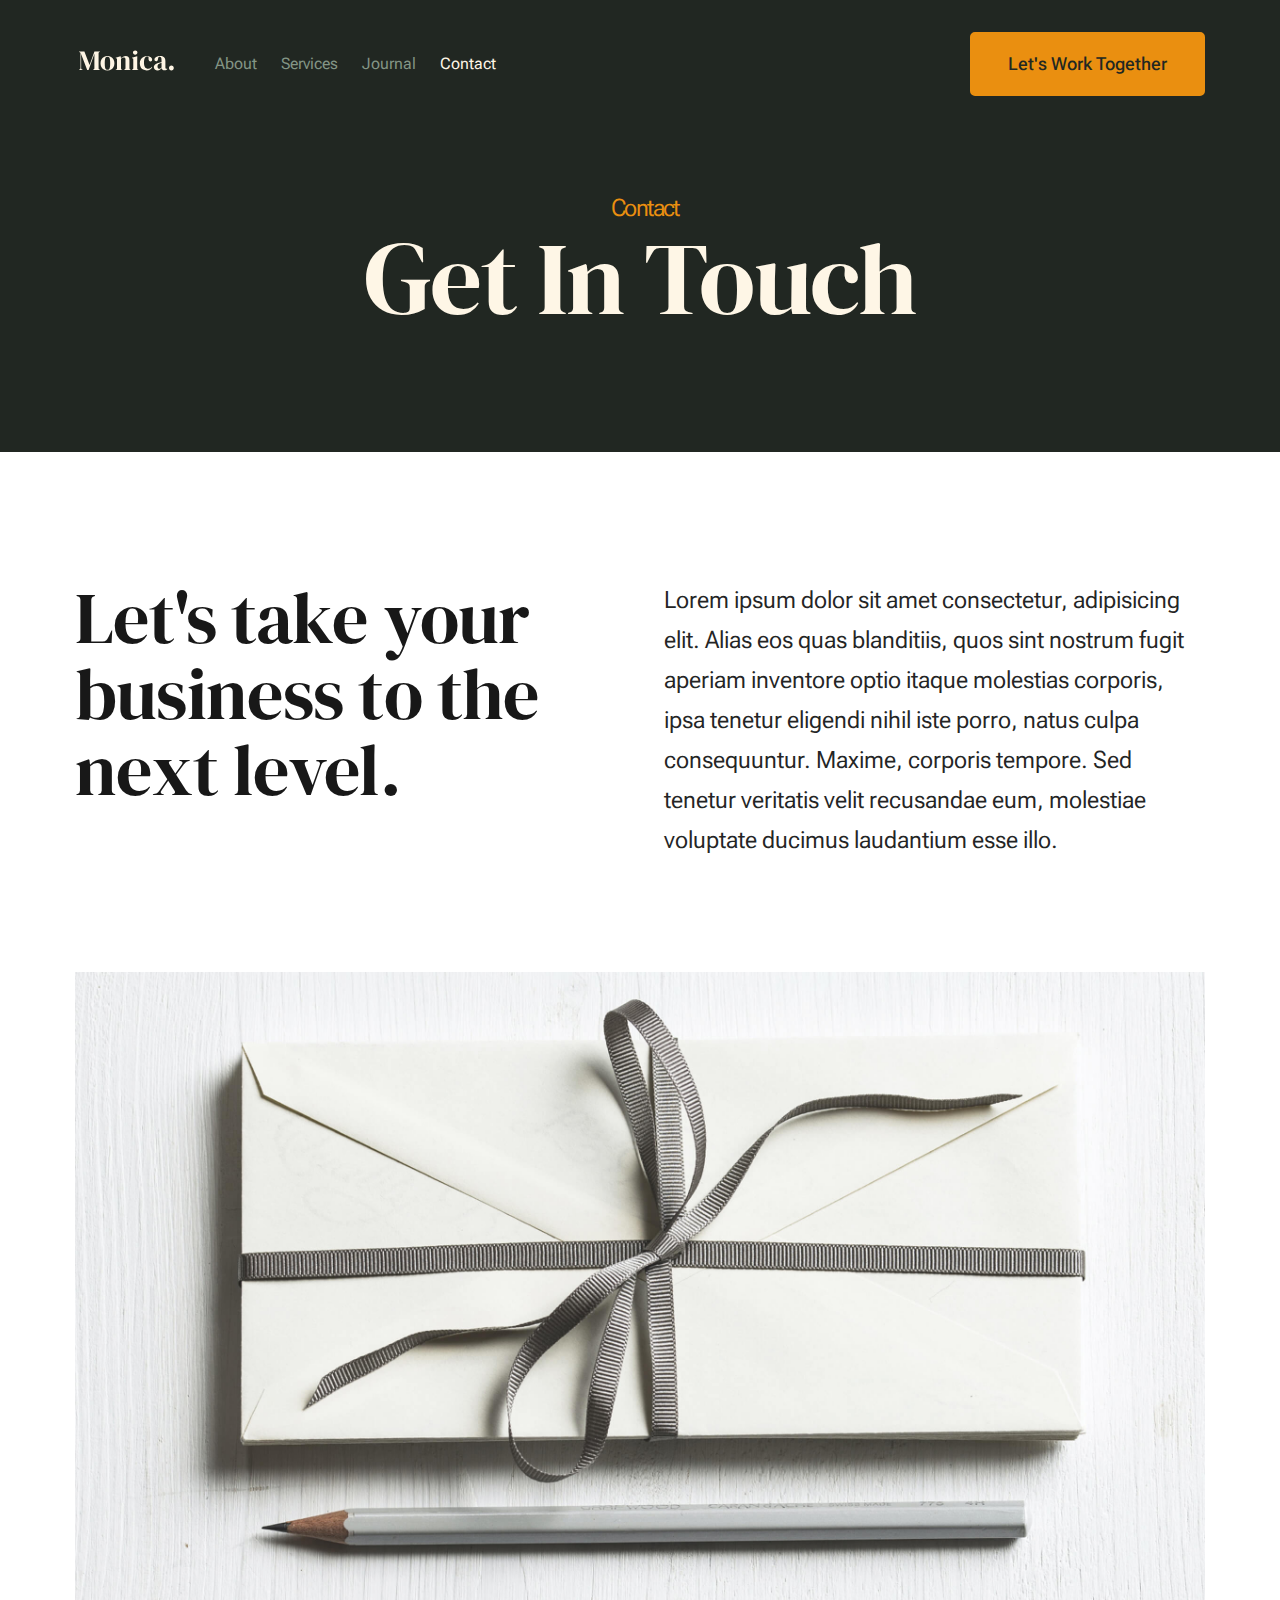
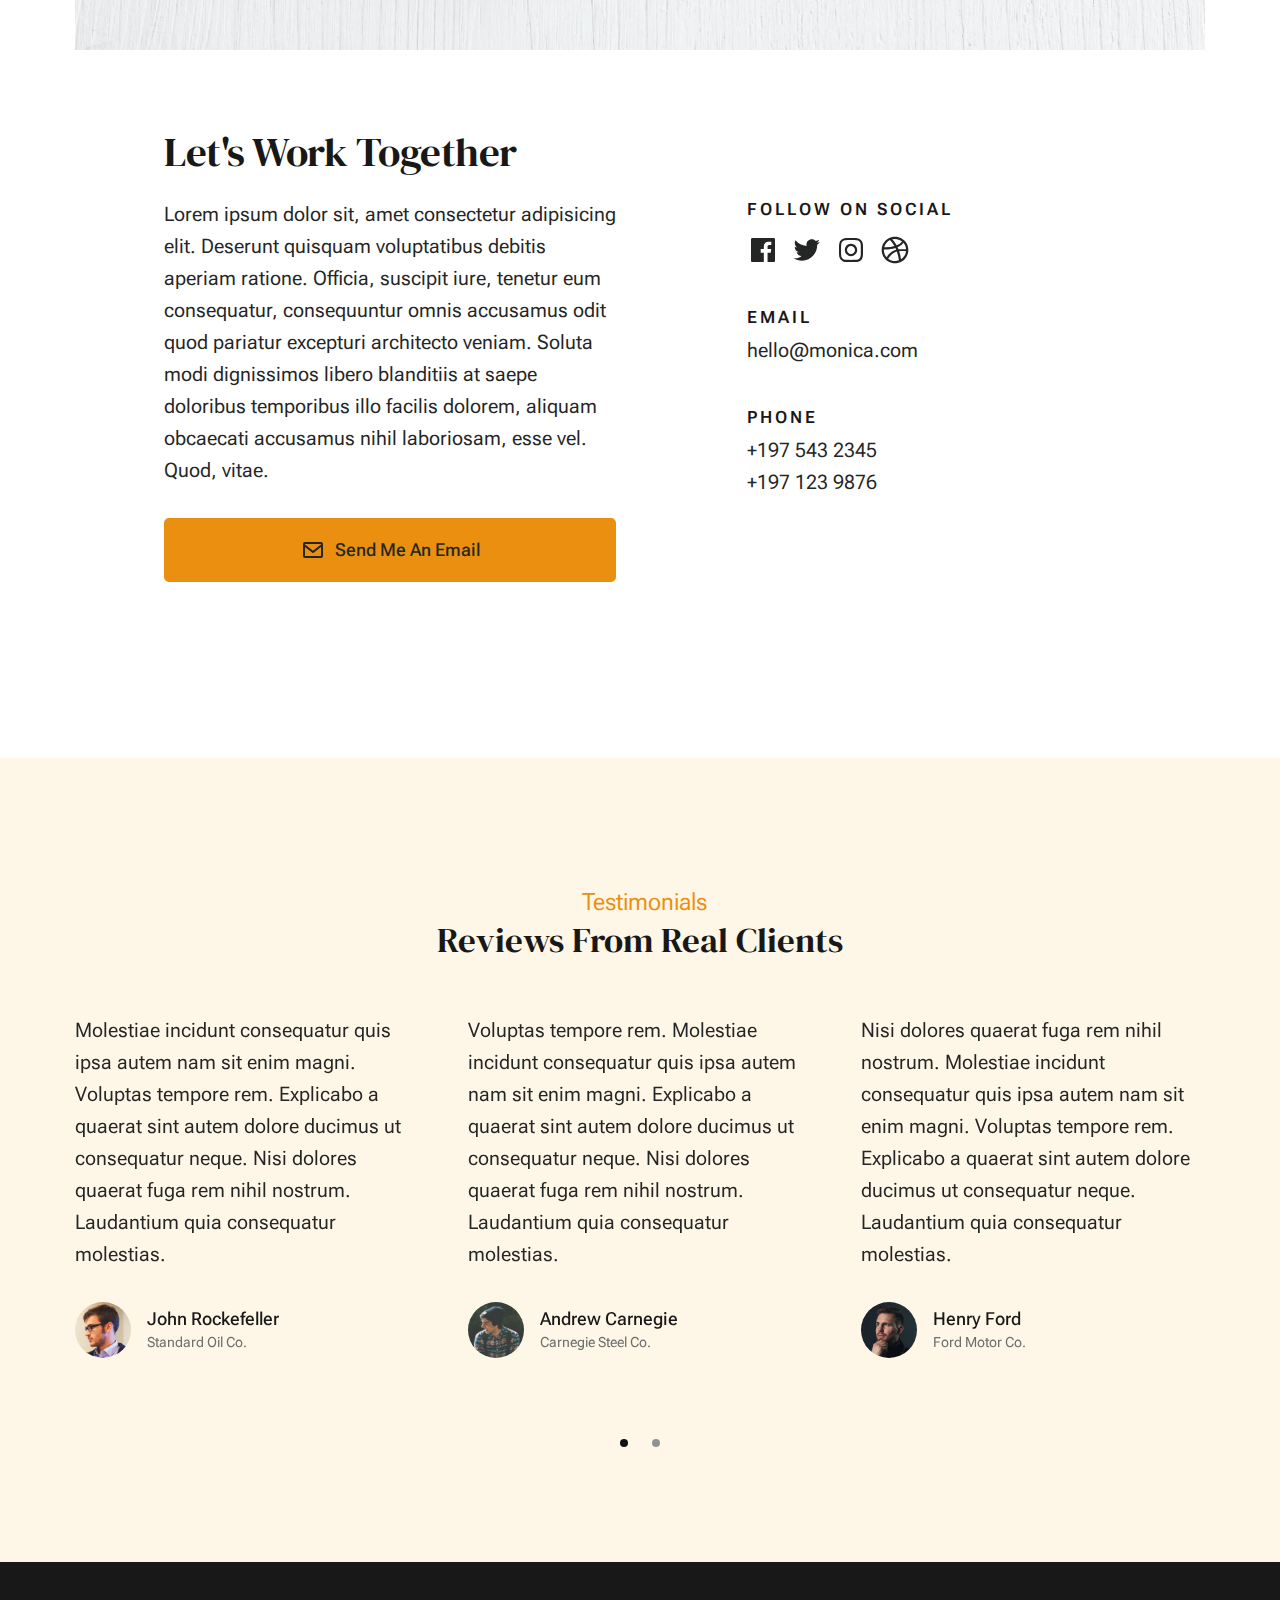
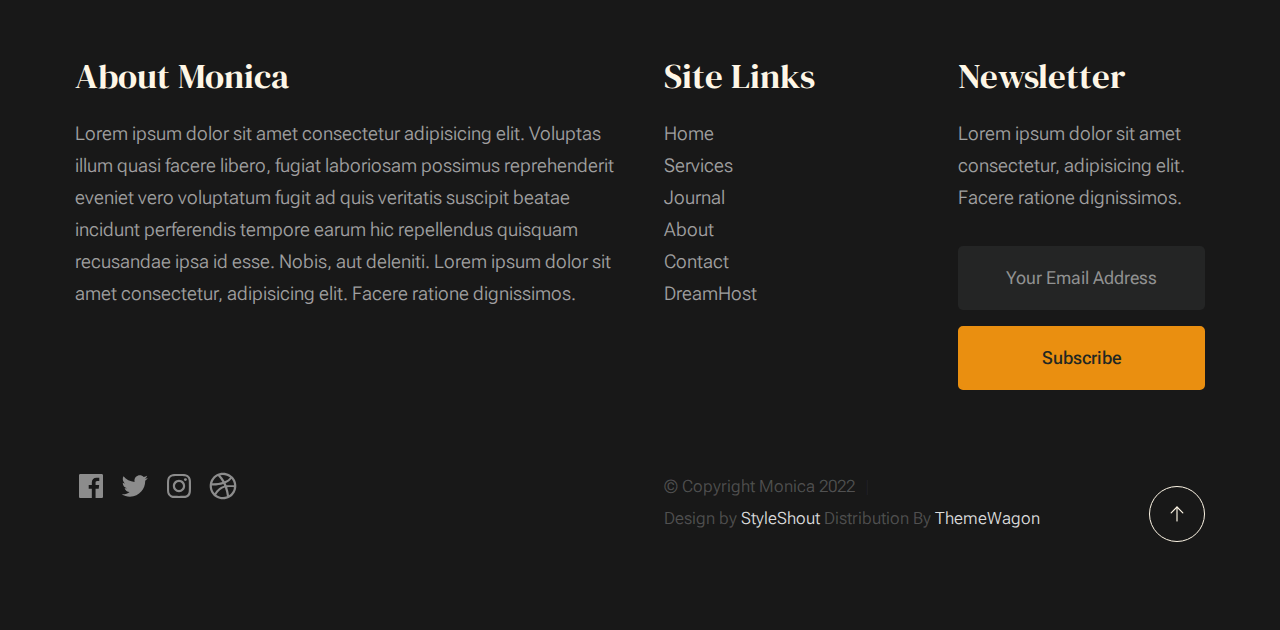
<file: contact.html>
<!DOCTYPE html>
<html lang="en" class="no-js" >
<head>

    <!--- basic page needs
    ================================================== -->
    <meta charset="utf-8">
    <meta name="viewport" content="width=device-width, initial-scale=1">
    <title>Contact - Monica</title>

    <script>
        document.documentElement.classList.remove('no-js');
        document.documentElement.classList.add('js');
    </script>

    <!-- CSS
    ================================================== -->
    <link rel="stylesheet" href="css/vendor.css">
    <link rel="stylesheet" href="css/styles.css">

    <!-- favicons
    ================================================== -->
    <link rel="apple-touch-icon" sizes="180x180" href="apple-touch-icon.png">
    <link rel="icon" type="image/png" sizes="32x32" href="favicon-32x32.png">
    <link rel="icon" type="image/png" sizes="16x16" href="favicon-16x16.png">
    <link rel="manifest" href="site.webmanifest">

</head>


<body id="top">


    <!-- preloader
    ================================================== -->
    <div id="preloader">
        <div id="loader" class="dots-fade">
            <div></div>
            <div></div>
            <div></div>
        </div>
    </div>


    <!-- page wrap
    ================================================== -->
    <div id="page" class="s-pagewrap">


        <!-- # site header 
        ================================================== -->
        <header class="s-header">
            <div class="row s-header__inner width-sixteen-col">

                <div class="s-header__block">
                    <div class="s-header__logo">
                        <a class="logo" href="index.html">
                            <img src="images/logo.svg" alt="Homepage">
                        </a>
                    </div>

                    <a class="s-header__menu-toggle" href="#0"><span>Menu</span></a>
                </div> <!-- end s-header__block -->

                <nav class="s-header__nav">
    
                    <ul class="s-header__menu-links">
                        <li><a href="about.html">About</a></li>
                        <li><a href="services.html">Services</a></li>
                        <li><a href="blog.html">Journal</a></li>
                        <li class="current"><a href="contact.html">Contact</a></li>
                    </ul> <!-- s-header__menu-links -->

                    <div class="s-header__contact">
                        <a href="contact.html" class="btn btn--primary s-header__contact-btn">Let's Work Together</a>                        
                    </div> <!-- s-header__contact -->
    
                </nav> <!-- end s-header__nav -->

            </div> <!-- end s-header__inner -->
        </header> <!-- end s-header -->


        <!-- # site main content
        ================================================== -->
        <section id="content" class="s-content">

               <section class="s-pageheader pageheader">
                    <div class="row">
                        <div class="column xl-12">
                            <h1 class="page-title">
                                <span class="page-title__small-type text-pretitle">Contact</span>
                                Get In Touch
                            </h1>                            
                        </div>
                    </div>
               </section> <!--pageheader -->  

               <section class="s-pagecontent pagecontent">

                    <div class="row pageintro">
                        <div class="column xl-6 lg-12">
                            <h2 class="text-display-title">Let's take your business to the next level.</h2>
                        </div>
                        <div class="column xl-6 lg-12 u-flexitem-x-right">
                            <p class="lead">
                            Lorem ipsum dolor sit amet consectetur, adipisicing elit. Alias eos quas blanditiis, quos sint nostrum fugit aperiam 
                            inventore optio itaque molestias corporis, ipsa tenetur eligendi nihil iste porro, natus culpa consequuntur. Maxime, 
                            corporis tempore. Sed tenetur veritatis velit recusandae eum, molestiae voluptate ducimus laudantium esse illo. 
                            </p>
                        </div>                       
                    </div> <!-- pageintro -->   
                    
                    <div class="row pagemedia">
                        <d class="column xl-12">
                            <figure class="page-media">                                
                                <img src="images/thumbs/contact/contact-1200.jpg" 
                                     srcset="images/thumbs/contact/contact-2400.jpg 2400w, 
                                             images/thumbs/contact/contact-1200.jpg 1200w, 
                                             images/thumbs/contact/contact-600.jpg 600w" sizes="(max-width: 2400px) 100vw, 2400px" alt="">
                            </figure>
                        </d>
                    </div> <!-- pagemedia --> 

                    <div class="row width-narrower pagemain">
                        <div class="column xl-12">
                            <h2>Let's Work Together</h2>

                            <div class="row">
                                <div class="column xl-6 md-12 contact-cta">     
                                    <p>
                                    Lorem ipsum dolor sit, amet consectetur adipisicing elit. Deserunt quisquam voluptatibus debitis aperiam ratione. Officia, 
                                    suscipit iure, tenetur eum consequatur, consequuntur omnis accusamus odit quod pariatur excepturi architecto veniam. Soluta 
                                    modi dignissimos libero blanditiis at saepe doloribus temporibus illo facilis dolorem, aliquam obcaecati accusamus nihil 
                                    laboriosam, esse vel. Quod, vitae.
                                    </p>
        
                                    <a href="mailto:#0" class="btn btn--primary u-fullwidth contact-btn">
                                        <svg xmlns="http://www.w3.org/2000/svg" width="24" height="24" viewBox="0 0 24 24" style="fill: rgba(0, 0, 0, 1);transform: ;msFilter:;"><path d="M20 4H4c-1.103 0-2 .897-2 2v12c0 1.103.897 2 2 2h16c1.103 0 2-.897 2-2V6c0-1.103-.897-2-2-2zm0 2v.511l-8 6.223-8-6.222V6h16zM4 18V9.044l7.386 5.745a.994.994 0 0 0 1.228 0L20 9.044 20.002 18H4z"></path></svg>
                                        Send Me An Email
                                    </a>
                                </div> 
                                <div class="column xl-5 md-12 u-flexitem-x-right">

                                    <div class="contact-block">
                                        <h6>Follow On Social</h6>
                                        <ul class="contact-social social-list">
                                            <li>
                                                <a href="#0">
                                                    <svg xmlns="http://www.w3.org/2000/svg" width="24" height="24" viewBox="0 0 24 24" style="fill:rgba(0, 0, 0, 1);transform:;-ms-filter:"><path d="M20,3H4C3.447,3,3,3.448,3,4v16c0,0.552,0.447,1,1,1h8.615v-6.96h-2.338v-2.725h2.338v-2c0-2.325,1.42-3.592,3.5-3.592 c0.699-0.002,1.399,0.034,2.095,0.107v2.42h-1.435c-1.128,0-1.348,0.538-1.348,1.325v1.735h2.697l-0.35,2.725h-2.348V21H20 c0.553,0,1-0.448,1-1V4C21,3.448,20.553,3,20,3z"></path></svg>
                                                    <span class="u-screen-reader-text">Facebook</span>
                                                </a>
                                            </li>
                                            <li>
                                                <a href="#0">
                                                    <svg xmlns="http://www.w3.org/2000/svg" width="24" height="24" viewBox="0 0 24 24" style="fill:rgba(0, 0, 0, 1);transform:;-ms-filter:"><path d="M19.633,7.997c0.013,0.175,0.013,0.349,0.013,0.523c0,5.325-4.053,11.461-11.46,11.461c-2.282,0-4.402-0.661-6.186-1.809 c0.324,0.037,0.636,0.05,0.973,0.05c1.883,0,3.616-0.636,5.001-1.721c-1.771-0.037-3.255-1.197-3.767-2.793 c0.249,0.037,0.499,0.062,0.761,0.062c0.361,0,0.724-0.05,1.061-0.137c-1.847-0.374-3.23-1.995-3.23-3.953v-0.05 c0.537,0.299,1.16,0.486,1.82,0.511C3.534,9.419,2.823,8.184,2.823,6.787c0-0.748,0.199-1.434,0.548-2.032 c1.983,2.443,4.964,4.04,8.306,4.215c-0.062-0.3-0.1-0.611-0.1-0.923c0-2.22,1.796-4.028,4.028-4.028 c1.16,0,2.207,0.486,2.943,1.272c0.91-0.175,1.782-0.512,2.556-0.973c-0.299,0.935-0.936,1.721-1.771,2.22 c0.811-0.088,1.597-0.312,2.319-0.624C21.104,6.712,20.419,7.423,19.633,7.997z"></path></svg>
                                                    <span class="u-screen-reader-text">Twitter</span>
                                                </a>
                                            </li>
                                            <li>
                                                <a href="#0">
                                                    <svg xmlns="http://www.w3.org/2000/svg" width="24" height="24" viewBox="0 0 24 24" style="fill:rgba(0, 0, 0, 1);transform:;-ms-filter:"><path d="M11.999,7.377c-2.554,0-4.623,2.07-4.623,4.623c0,2.554,2.069,4.624,4.623,4.624c2.552,0,4.623-2.07,4.623-4.624 C16.622,9.447,14.551,7.377,11.999,7.377L11.999,7.377z M11.999,15.004c-1.659,0-3.004-1.345-3.004-3.003 c0-1.659,1.345-3.003,3.004-3.003s3.002,1.344,3.002,3.003C15.001,13.659,13.658,15.004,11.999,15.004L11.999,15.004z"></path><circle cx="16.806" cy="7.207" r="1.078"></circle><path d="M20.533,6.111c-0.469-1.209-1.424-2.165-2.633-2.632c-0.699-0.263-1.438-0.404-2.186-0.42 c-0.963-0.042-1.268-0.054-3.71-0.054s-2.755,0-3.71,0.054C7.548,3.074,6.809,3.215,6.11,3.479C4.9,3.946,3.945,4.902,3.477,6.111 c-0.263,0.7-0.404,1.438-0.419,2.186c-0.043,0.962-0.056,1.267-0.056,3.71c0,2.442,0,2.753,0.056,3.71 c0.015,0.748,0.156,1.486,0.419,2.187c0.469,1.208,1.424,2.164,2.634,2.632c0.696,0.272,1.435,0.426,2.185,0.45 c0.963,0.042,1.268,0.055,3.71,0.055s2.755,0,3.71-0.055c0.747-0.015,1.486-0.157,2.186-0.419c1.209-0.469,2.164-1.424,2.633-2.633 c0.263-0.7,0.404-1.438,0.419-2.186c0.043-0.962,0.056-1.267,0.056-3.71s0-2.753-0.056-3.71C20.941,7.57,20.801,6.819,20.533,6.111z M19.315,15.643c-0.007,0.576-0.111,1.147-0.311,1.688c-0.305,0.787-0.926,1.409-1.712,1.711c-0.535,0.199-1.099,0.303-1.67,0.311 c-0.95,0.044-1.218,0.055-3.654,0.055c-2.438,0-2.687,0-3.655-0.055c-0.569-0.007-1.135-0.112-1.669-0.311 c-0.789-0.301-1.414-0.923-1.719-1.711c-0.196-0.534-0.302-1.099-0.311-1.669c-0.043-0.95-0.053-1.218-0.053-3.654 c0-2.437,0-2.686,0.053-3.655c0.007-0.576,0.111-1.146,0.311-1.687c0.305-0.789,0.93-1.41,1.719-1.712 c0.534-0.198,1.1-0.303,1.669-0.311c0.951-0.043,1.218-0.055,3.655-0.055c2.437,0,2.687,0,3.654,0.055 c0.571,0.007,1.135,0.112,1.67,0.311c0.786,0.303,1.407,0.925,1.712,1.712c0.196,0.534,0.302,1.099,0.311,1.669 c0.043,0.951,0.054,1.218,0.054,3.655c0,2.436,0,2.698-0.043,3.654H19.315z"></path></svg>
                                                    <span class="u-screen-reader-text">Instagram</span>
                                                </a>
                                            </li>
                                            <li>
                                                <a href="#0">
                                                    <svg xmlns="http://www.w3.org/2000/svg" width="24" height="24" viewBox="0 0 24 24" style="fill: rgba(0, 0, 0, 1);transform: ;msFilter:;"><path d="M20.66 6.98a9.932 9.932 0 0 0-3.641-3.64C15.486 2.447 13.813 2 12 2s-3.486.447-5.02 1.34c-1.533.893-2.747 2.107-3.64 3.64S2 10.187 2 12s.446 3.487 1.34 5.02a9.924 9.924 0 0 0 3.641 3.64C8.514 21.553 10.187 22 12 22s3.486-.447 5.02-1.34a9.932 9.932 0 0 0 3.641-3.64C21.554 15.487 22 13.813 22 12s-.446-3.487-1.34-5.02zM12 3.66c2 0 3.772.64 5.32 1.919-.92 1.174-2.286 2.14-4.1 2.9-1.002-1.813-2.088-3.327-3.261-4.54A7.715 7.715 0 0 1 12 3.66zM5.51 6.8a8.116 8.116 0 0 1 2.711-2.22c1.212 1.201 2.325 2.7 3.34 4.5-2 .6-4.114.9-6.341.9-.573 0-1.006-.013-1.3-.04A8.549 8.549 0 0 1 5.51 6.8zM3.66 12c0-.054.003-.12.01-.2.007-.08.01-.146.01-.2.254.014.641.02 1.161.02 2.666 0 5.146-.367 7.439-1.1.187.373.381.793.58 1.26-1.32.293-2.674 1.006-4.061 2.14S6.4 16.247 5.76 17.5c-1.4-1.587-2.1-3.42-2.1-5.5zM12 20.34c-1.894 0-3.594-.587-5.101-1.759.601-1.187 1.524-2.322 2.771-3.401 1.246-1.08 2.483-1.753 3.71-2.02a29.441 29.441 0 0 1 1.56 6.62 8.166 8.166 0 0 1-2.94.56zm7.08-3.96a8.351 8.351 0 0 1-2.58 2.621c-.24-2.08-.7-4.107-1.379-6.081.932-.066 1.765-.1 2.5-.1.799 0 1.686.034 2.659.1a8.098 8.098 0 0 1-1.2 3.46zm-1.24-5c-1.16 0-2.233.047-3.22.14a27.053 27.053 0 0 0-.68-1.62c2.066-.906 3.532-2.006 4.399-3.3 1.2 1.414 1.854 3.027 1.96 4.84-.812-.04-1.632-.06-2.459-.06z"></path></svg>
                                                    <span class="u-screen-reader-text">Dribbble</span>
                                                </a>
                                            </li>
                                        </ul> <!-- end s-footer__social -->
                                    </div>

                                    <div class="contact-block">
                                        <h6>Email</h6>
                                        <a href="mailto:#0">hello@monica.com</a>
                                    </div>

                                    <div class="contact-block">
                                        <h6>Phone</h6>
                                        <ul class="contact-list">
                                            <li><a href="tel:197-543-2345">+197 543 2345</a></li>
                                            <li><a href="tel:197-123-9876">+197 123 9876</a></li>
                                        </ul>
                                    </div>

                                </div>
                            </div>
                        </div>                        
                    </div> <!-- end pagemain -->

               </section> <!-- pagecontent -->

               <section class="s-testimonials">

                    <div class="s-testimonials__header row row-x-center text-center">
                        <div class="column xl-8 lg-12">
        
                            <p class="text-pretitle">
                            Testimonials
                            </p>
                            <h3>
                            Reviews From Real Clients
                            </h3>                        
        
                        </div>
                    </div> <!--end s-testimonials__header -->

                    <div class="row s-testimonials__content">
                        <div class="column xl-12 testimonials">

                            <div class="swiper-container testimonials__slider page-slider">

                                <div class="swiper-wrapper">
                                    <div class="testimonials__slide swiper-slide">
                                        <p>
                                        Molestiae incidunt consequatur quis ipsa autem nam sit enim magni. Voluptas tempore rem. 
                                        Explicabo a quaerat sint autem dolore ducimus ut consequatur neque. Nisi dolores quaerat fuga rem nihil nostrum.
                                        Laudantium quia consequatur molestias.
                                        </p>
                                        <div class="testimonials__author">
                                            <img src="images/avatars/user-01.jpg" alt="Author image" class="testimonials__avatar">
                                            <cite class="testimonials__cite">
                                                <strong>John Rockefeller</strong>
                                                <span>Standard Oil Co.</span>
                                            </cite>
                                        </div>
                                    </div>
                                    <div class="testimonials__slide swiper-slide">
                                        <p>
                                        Voluptas tempore rem. Molestiae incidunt consequatur quis ipsa autem nam sit enim magni. 
                                        Explicabo a quaerat sint autem dolore ducimus ut consequatur neque. Nisi dolores quaerat fuga rem nihil nostrum.
                                        Laudantium quia consequatur molestias.
                                        </p>
                                        <div class="testimonials__author">
                                            <img src="images/avatars/user-04.jpg" alt="Author image" class="testimonials__avatar">
                                            <cite class="testimonials__cite">
                                                <strong>Andrew Carnegie</strong>
                                                <span>Carnegie Steel Co.</span>
                                            </cite>
                                        </div>
                                    </div>
                                    <div class="testimonials__slide swiper-slide">
                                        <p>
                                        Nisi dolores quaerat fuga rem nihil nostrum. Molestiae incidunt consequatur quis ipsa autem nam sit enim magni. 
                                        Voluptas tempore rem. Explicabo a quaerat sint autem dolore ducimus ut consequatur neque. 
                                        Laudantium quia consequatur molestias.
                                        </p>
                                        <div class="testimonials__author">
                                            <img src="images/avatars/user-06.jpg" alt="Author image" class="testimonials__avatar">
                                            <cite class="testimonials__cite">
                                                <strong>Henry Ford</strong>
                                                <span>Ford Motor Co.</span>
                                            </cite>
                                        </div>
                                    </div>
                                    <div class="testimonials__slide swiper-slide">
                                        <p>
                                        Molestiae incidunt consequatur quis ipsa autem nam sit enim magni. Voluptas tempore rem. 
                                        Explicabo a quaerat sint autem dolore ducimus ut consequatur neque. Nisi dolores quaerat fuga rem nihil nostrum.
                                        Laudantium quia consequatur molestias.
                                        </p>
                                        <div class="testimonials__author">
                                            <img src="images/avatars/user-02.jpg" alt="Author image" class="testimonials__avatar">
                                            <cite class="testimonials__cite">
                                                <strong>John Morgan</strong>
                                                <span>JP Morgan & Co.</span>
                                            </cite>
                                        </div>
                                    </div> 
                                </div> <!-- end swiper-wrapper --> 

                                <div class="swiper-pagination"></div>

                            </div> <!--end testimonials__slider --> 

                        </div> <!-- testimonials -->
                    </div> <!--end s-testimonials__content -->

               </section> <!-- end s-testimonials -->

        </section> <!-- s-content-->

        <!-- # footer 
        ================================================== -->
        <footer class="s-footer">
            <div class="row s-footer__content">
                <div class="column xl-6 lg-6 md-12 s-footer__block s-footer__about">                    
                    <h3>About Monica</h3>
                    <p>
                    Lorem ipsum dolor sit amet consectetur adipisicing elit. Voluptas illum quasi facere libero, 
                    fugiat laboriosam possimus reprehenderit eveniet vero voluptatum fugit ad quis veritatis suscipit beatae 
                    incidunt perferendis tempore earum hic repellendus quisquam recusandae ipsa id esse. Nobis, aut deleniti.
                    Lorem ipsum dolor sit amet consectetur, adipisicing elit. Facere ratione dignissimos.
                    </p>               
                </div>                
                <div class="column xl-3 lg-6 md-12 s-footer__block s-footer__site-links">
                    <h3>Site Links</h3>
                    <ul class="link-list">
                        <li><a href="index.html">Home</a></li>
                        <li><a href="services.html">Services</a></li>
                        <li><a href="blog.html">Journal</a></li>
                        <li><a href="about.html">About</a></li>
                        <li><a href="contact.html">Contact</a></li>
                        <li><a href="https://www.dreamhost.com/r.cgi?287326">DreamHost</a></li>
                    </ul>
                </div>
                <div class="column xl-3 lg-6 md-12 tab-12 s-footer__block s-footer__newsletter">
                    <h3>Newsletter</h3>

                    <p>
                    Lorem ipsum dolor sit amet consectetur, adipisicing elit. Facere ratione dignissimos.
                    </p>

                    <div class="subscribe-form">
                        <form id="mc-form" class="mc-form">
                            <input type="email" name="EMAIL" id="mce-EMAIL" class="u-fullwidth text-center" placeholder="Your Email Address" title="The domain portion of the email address is invalid (the portion after the @)." pattern="^([^\x00-\x20\x22\x28\x29\x2c\x2e\x3a-\x3c\x3e\x40\x5b-\x5d\x7f-\xff]+|\x22([^\x0d\x22\x5c\x80-\xff]|\x5c[\x00-\x7f])*\x22)(\x2e([^\x00-\x20\x22\x28\x29\x2c\x2e\x3a-\x3c\x3e\x40\x5b-\x5d\x7f-\xff]+|\x22([^\x0d\x22\x5c\x80-\xff]|\x5c[\x00-\x7f])*\x22))*\x40([^\x00-\x20\x22\x28\x29\x2c\x2e\x3a-\x3c\x3e\x40\x5b-\x5d\x7f-\xff]+|\x5b([^\x0d\x5b-\x5d\x80-\xff]|\x5c[\x00-\x7f])*\x5d)(\x2e([^\x00-\x20\x22\x28\x29\x2c\x2e\x3a-\x3c\x3e\x40\x5b-\x5d\x7f-\xff]+|\x5b([^\x0d\x5b-\x5d\x80-\xff]|\x5c[\x00-\x7f])*\x5d))*(\.\w{2,})+$" required>
                            <input type="submit" name="subscribe" value="Subscribe" class="btn btn--primary btn--small u-fullwidth">
                            <!-- <div style="position: absolute; left: -5000px;" aria-hidden="true"><input type="text" name="b_cdb7b577e41181934ed6a6a44_9a91cfe7b3" tabindex="-1" value=""></div> -->
                            <div class="mc-status"></div>
                        </form>
                    </div>
                </div>
            </div>    
            
            <div class="row s-footer__bottom">
                <div class="column xl-6 lg-12">
                    <ul class="s-footer__social social-list">
                        <li>
                            <a href="#0">
                                <svg xmlns="http://www.w3.org/2000/svg" width="24" height="24" viewBox="0 0 24 24" style="fill:rgba(0, 0, 0, 1);transform:;-ms-filter:"><path d="M20,3H4C3.447,3,3,3.448,3,4v16c0,0.552,0.447,1,1,1h8.615v-6.96h-2.338v-2.725h2.338v-2c0-2.325,1.42-3.592,3.5-3.592 c0.699-0.002,1.399,0.034,2.095,0.107v2.42h-1.435c-1.128,0-1.348,0.538-1.348,1.325v1.735h2.697l-0.35,2.725h-2.348V21H20 c0.553,0,1-0.448,1-1V4C21,3.448,20.553,3,20,3z"></path></svg>
                                <span class="u-screen-reader-text">Facebook</span>
                            </a>
                        </li>
                        <li>
                            <a href="#0">
                                <svg xmlns="http://www.w3.org/2000/svg" width="24" height="24" viewBox="0 0 24 24" style="fill:rgba(0, 0, 0, 1);transform:;-ms-filter:"><path d="M19.633,7.997c0.013,0.175,0.013,0.349,0.013,0.523c0,5.325-4.053,11.461-11.46,11.461c-2.282,0-4.402-0.661-6.186-1.809 c0.324,0.037,0.636,0.05,0.973,0.05c1.883,0,3.616-0.636,5.001-1.721c-1.771-0.037-3.255-1.197-3.767-2.793 c0.249,0.037,0.499,0.062,0.761,0.062c0.361,0,0.724-0.05,1.061-0.137c-1.847-0.374-3.23-1.995-3.23-3.953v-0.05 c0.537,0.299,1.16,0.486,1.82,0.511C3.534,9.419,2.823,8.184,2.823,6.787c0-0.748,0.199-1.434,0.548-2.032 c1.983,2.443,4.964,4.04,8.306,4.215c-0.062-0.3-0.1-0.611-0.1-0.923c0-2.22,1.796-4.028,4.028-4.028 c1.16,0,2.207,0.486,2.943,1.272c0.91-0.175,1.782-0.512,2.556-0.973c-0.299,0.935-0.936,1.721-1.771,2.22 c0.811-0.088,1.597-0.312,2.319-0.624C21.104,6.712,20.419,7.423,19.633,7.997z"></path></svg>
                                <span class="u-screen-reader-text">Twitter</span>
                            </a>
                        </li>
                        <li>
                            <a href="#0">
                                <svg xmlns="http://www.w3.org/2000/svg" width="24" height="24" viewBox="0 0 24 24" style="fill:rgba(0, 0, 0, 1);transform:;-ms-filter:"><path d="M11.999,7.377c-2.554,0-4.623,2.07-4.623,4.623c0,2.554,2.069,4.624,4.623,4.624c2.552,0,4.623-2.07,4.623-4.624 C16.622,9.447,14.551,7.377,11.999,7.377L11.999,7.377z M11.999,15.004c-1.659,0-3.004-1.345-3.004-3.003 c0-1.659,1.345-3.003,3.004-3.003s3.002,1.344,3.002,3.003C15.001,13.659,13.658,15.004,11.999,15.004L11.999,15.004z"></path><circle cx="16.806" cy="7.207" r="1.078"></circle><path d="M20.533,6.111c-0.469-1.209-1.424-2.165-2.633-2.632c-0.699-0.263-1.438-0.404-2.186-0.42 c-0.963-0.042-1.268-0.054-3.71-0.054s-2.755,0-3.71,0.054C7.548,3.074,6.809,3.215,6.11,3.479C4.9,3.946,3.945,4.902,3.477,6.111 c-0.263,0.7-0.404,1.438-0.419,2.186c-0.043,0.962-0.056,1.267-0.056,3.71c0,2.442,0,2.753,0.056,3.71 c0.015,0.748,0.156,1.486,0.419,2.187c0.469,1.208,1.424,2.164,2.634,2.632c0.696,0.272,1.435,0.426,2.185,0.45 c0.963,0.042,1.268,0.055,3.71,0.055s2.755,0,3.71-0.055c0.747-0.015,1.486-0.157,2.186-0.419c1.209-0.469,2.164-1.424,2.633-2.633 c0.263-0.7,0.404-1.438,0.419-2.186c0.043-0.962,0.056-1.267,0.056-3.71s0-2.753-0.056-3.71C20.941,7.57,20.801,6.819,20.533,6.111z M19.315,15.643c-0.007,0.576-0.111,1.147-0.311,1.688c-0.305,0.787-0.926,1.409-1.712,1.711c-0.535,0.199-1.099,0.303-1.67,0.311 c-0.95,0.044-1.218,0.055-3.654,0.055c-2.438,0-2.687,0-3.655-0.055c-0.569-0.007-1.135-0.112-1.669-0.311 c-0.789-0.301-1.414-0.923-1.719-1.711c-0.196-0.534-0.302-1.099-0.311-1.669c-0.043-0.95-0.053-1.218-0.053-3.654 c0-2.437,0-2.686,0.053-3.655c0.007-0.576,0.111-1.146,0.311-1.687c0.305-0.789,0.93-1.41,1.719-1.712 c0.534-0.198,1.1-0.303,1.669-0.311c0.951-0.043,1.218-0.055,3.655-0.055c2.437,0,2.687,0,3.654,0.055 c0.571,0.007,1.135,0.112,1.67,0.311c0.786,0.303,1.407,0.925,1.712,1.712c0.196,0.534,0.302,1.099,0.311,1.669 c0.043,0.951,0.054,1.218,0.054,3.655c0,2.436,0,2.698-0.043,3.654H19.315z"></path></svg>
                                <span class="u-screen-reader-text">Instagram</span>
                            </a>
                        </li>
                        <li>
                            <a href="#0">
                                <svg xmlns="http://www.w3.org/2000/svg" width="24" height="24" viewBox="0 0 24 24" style="fill: rgba(0, 0, 0, 1);transform: ;msFilter:;"><path d="M20.66 6.98a9.932 9.932 0 0 0-3.641-3.64C15.486 2.447 13.813 2 12 2s-3.486.447-5.02 1.34c-1.533.893-2.747 2.107-3.64 3.64S2 10.187 2 12s.446 3.487 1.34 5.02a9.924 9.924 0 0 0 3.641 3.64C8.514 21.553 10.187 22 12 22s3.486-.447 5.02-1.34a9.932 9.932 0 0 0 3.641-3.64C21.554 15.487 22 13.813 22 12s-.446-3.487-1.34-5.02zM12 3.66c2 0 3.772.64 5.32 1.919-.92 1.174-2.286 2.14-4.1 2.9-1.002-1.813-2.088-3.327-3.261-4.54A7.715 7.715 0 0 1 12 3.66zM5.51 6.8a8.116 8.116 0 0 1 2.711-2.22c1.212 1.201 2.325 2.7 3.34 4.5-2 .6-4.114.9-6.341.9-.573 0-1.006-.013-1.3-.04A8.549 8.549 0 0 1 5.51 6.8zM3.66 12c0-.054.003-.12.01-.2.007-.08.01-.146.01-.2.254.014.641.02 1.161.02 2.666 0 5.146-.367 7.439-1.1.187.373.381.793.58 1.26-1.32.293-2.674 1.006-4.061 2.14S6.4 16.247 5.76 17.5c-1.4-1.587-2.1-3.42-2.1-5.5zM12 20.34c-1.894 0-3.594-.587-5.101-1.759.601-1.187 1.524-2.322 2.771-3.401 1.246-1.08 2.483-1.753 3.71-2.02a29.441 29.441 0 0 1 1.56 6.62 8.166 8.166 0 0 1-2.94.56zm7.08-3.96a8.351 8.351 0 0 1-2.58 2.621c-.24-2.08-.7-4.107-1.379-6.081.932-.066 1.765-.1 2.5-.1.799 0 1.686.034 2.659.1a8.098 8.098 0 0 1-1.2 3.46zm-1.24-5c-1.16 0-2.233.047-3.22.14a27.053 27.053 0 0 0-.68-1.62c2.066-.906 3.532-2.006 4.399-3.3 1.2 1.414 1.854 3.027 1.96 4.84-.812-.04-1.632-.06-2.459-.06z"></path></svg>
                                <span class="u-screen-reader-text">Dribbble</span>
                            </a>
                        </li>
                    </ul> <!-- end s-footer__social -->
                </div>
                <div class="column xl-6 lg-12">
                    <p class="ss-copyright">
                        <span>© Copyright Monica 2022</span> 
                        <span>Design by <a href="https://www.styleshout.com/">StyleShout</a> Distribution By <a href="https://themewagon.com">ThemeWagon</a></span>
                    </p>
                </div>

                <div class="ss-go-top">
                    <a class="smoothscroll" title="Back to Top" href="#top">
                        <svg xmlns="http://www.w3.org/2000/svg" viewBox="0 0 24 24" width="36" height="36" fill="none" stroke="#ffffff" stroke-width="1" stroke-linecap="round" stroke-linejoin="round">&lt;!--!  Atomicons Free 1.00 by @atisalab License - https://atomicons.com/license/ (Icons: CC BY 4.0) Copyright 2021 Atomicons --&gt;<polyline points="17 11 12 6 7 11"></polyline><line x1="12" y1="18" x2="12" y2="6"></line></svg>
                    </a>
                </div> <!-- end ss-go-top -->
            </div>
            
        </footer> <!-- end s-footer -->

    </div> <!-- end page-wrap -->

    <!-- Java Script
    ================================================== -->
    <script src="js/plugins.js"></script>
    <script src="js/main.js"></script>

</body>
</html>
</file>
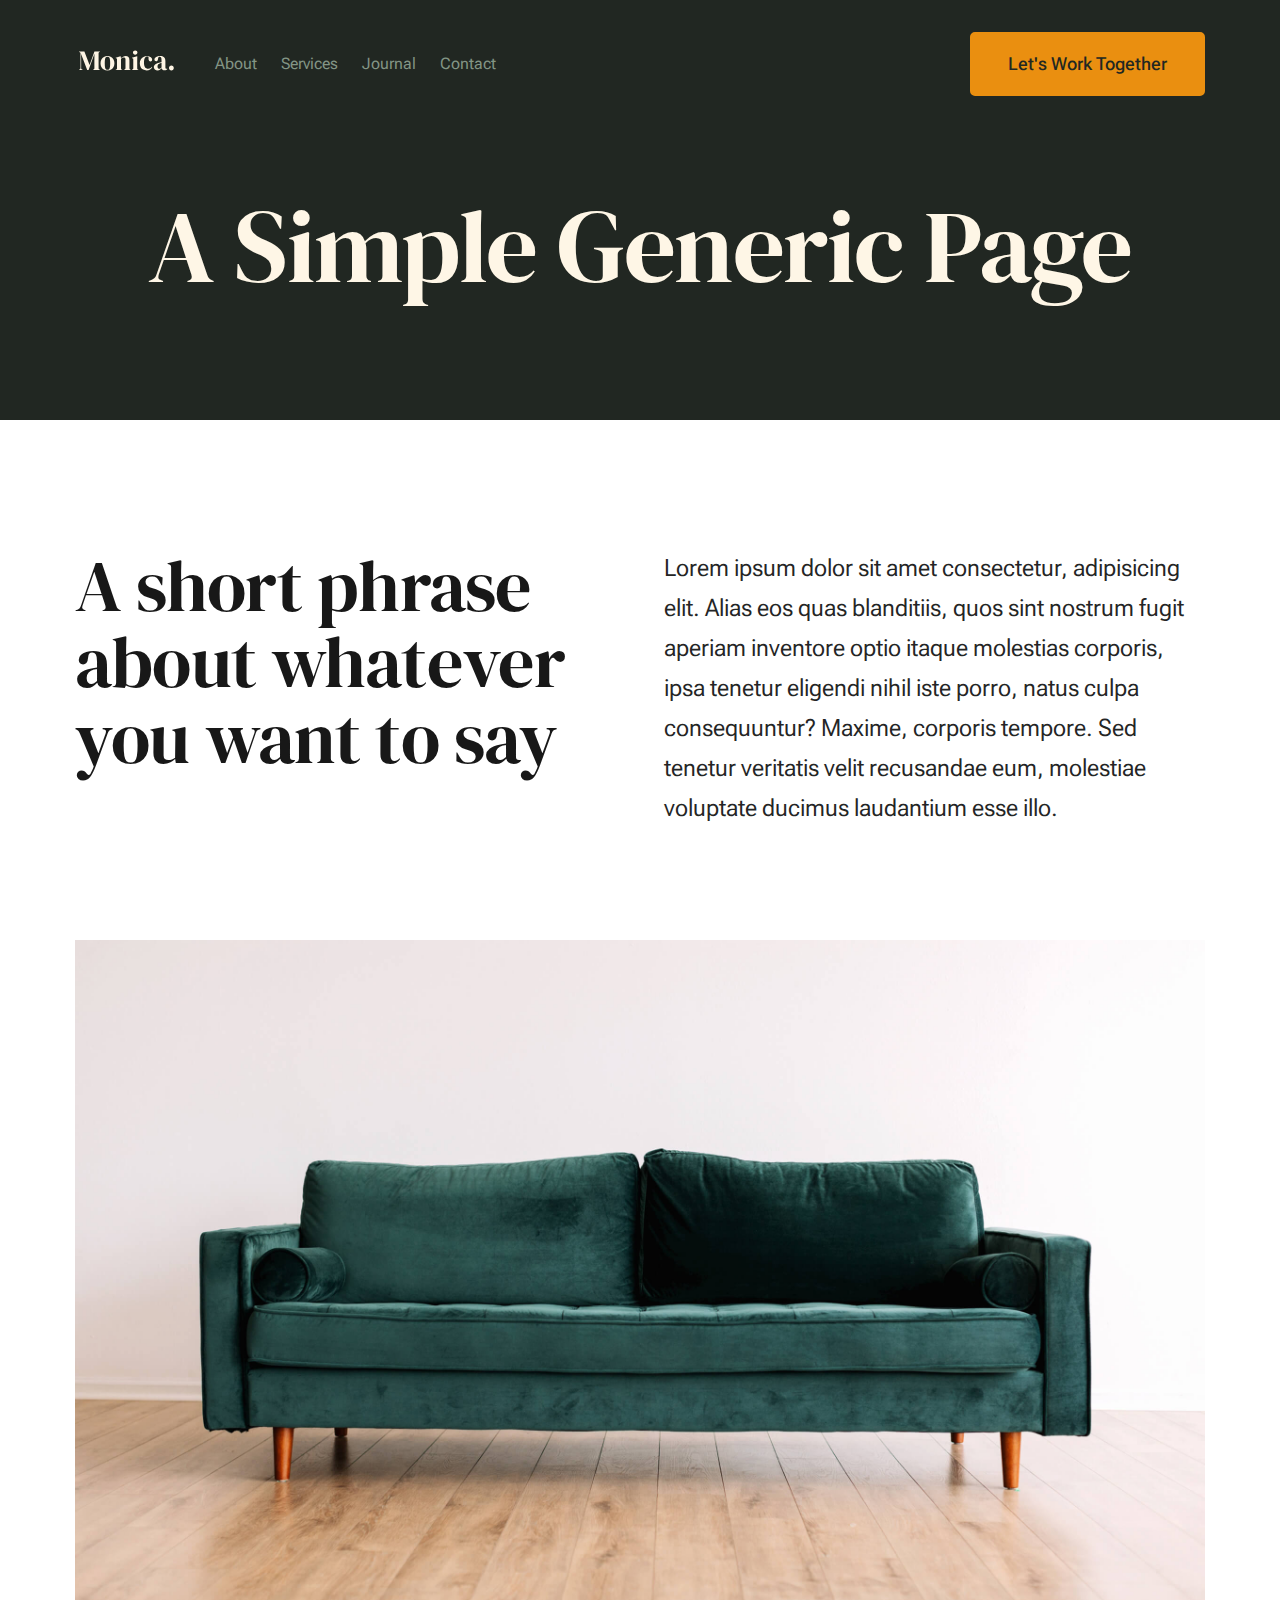
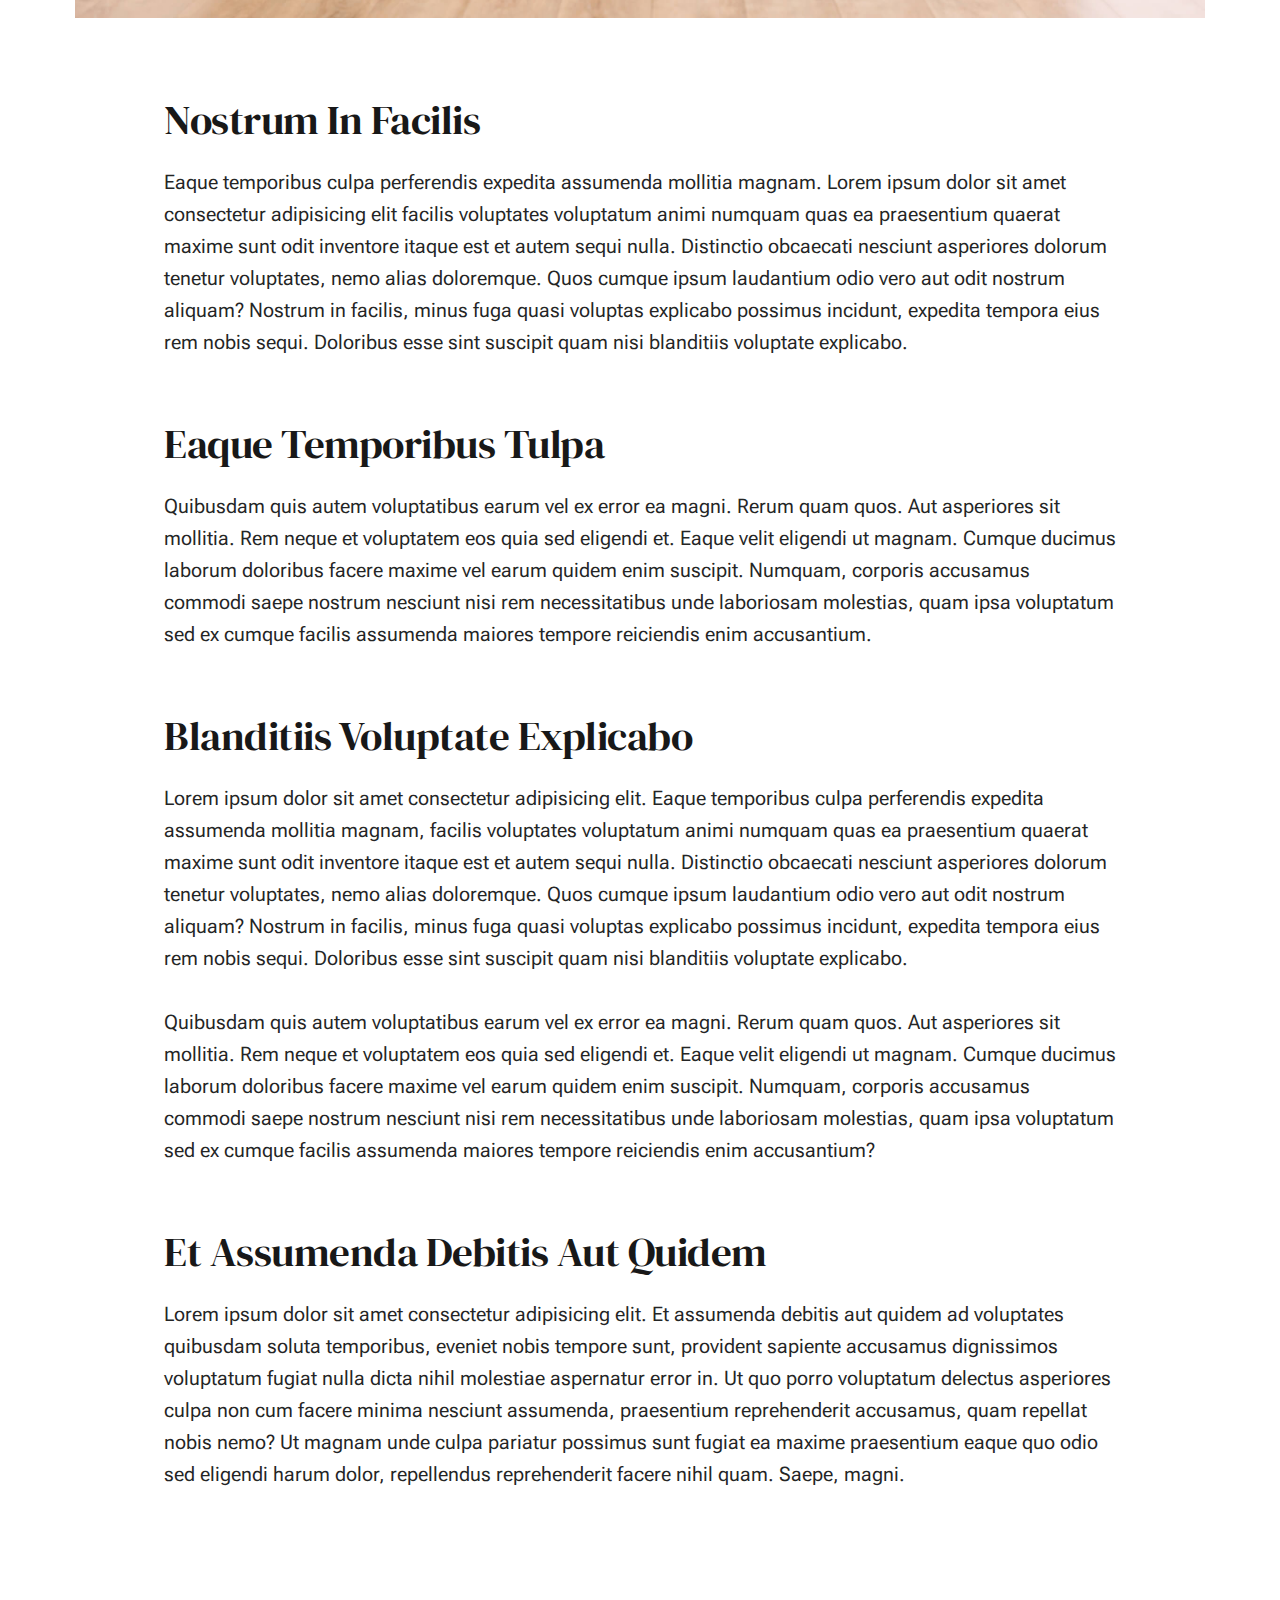
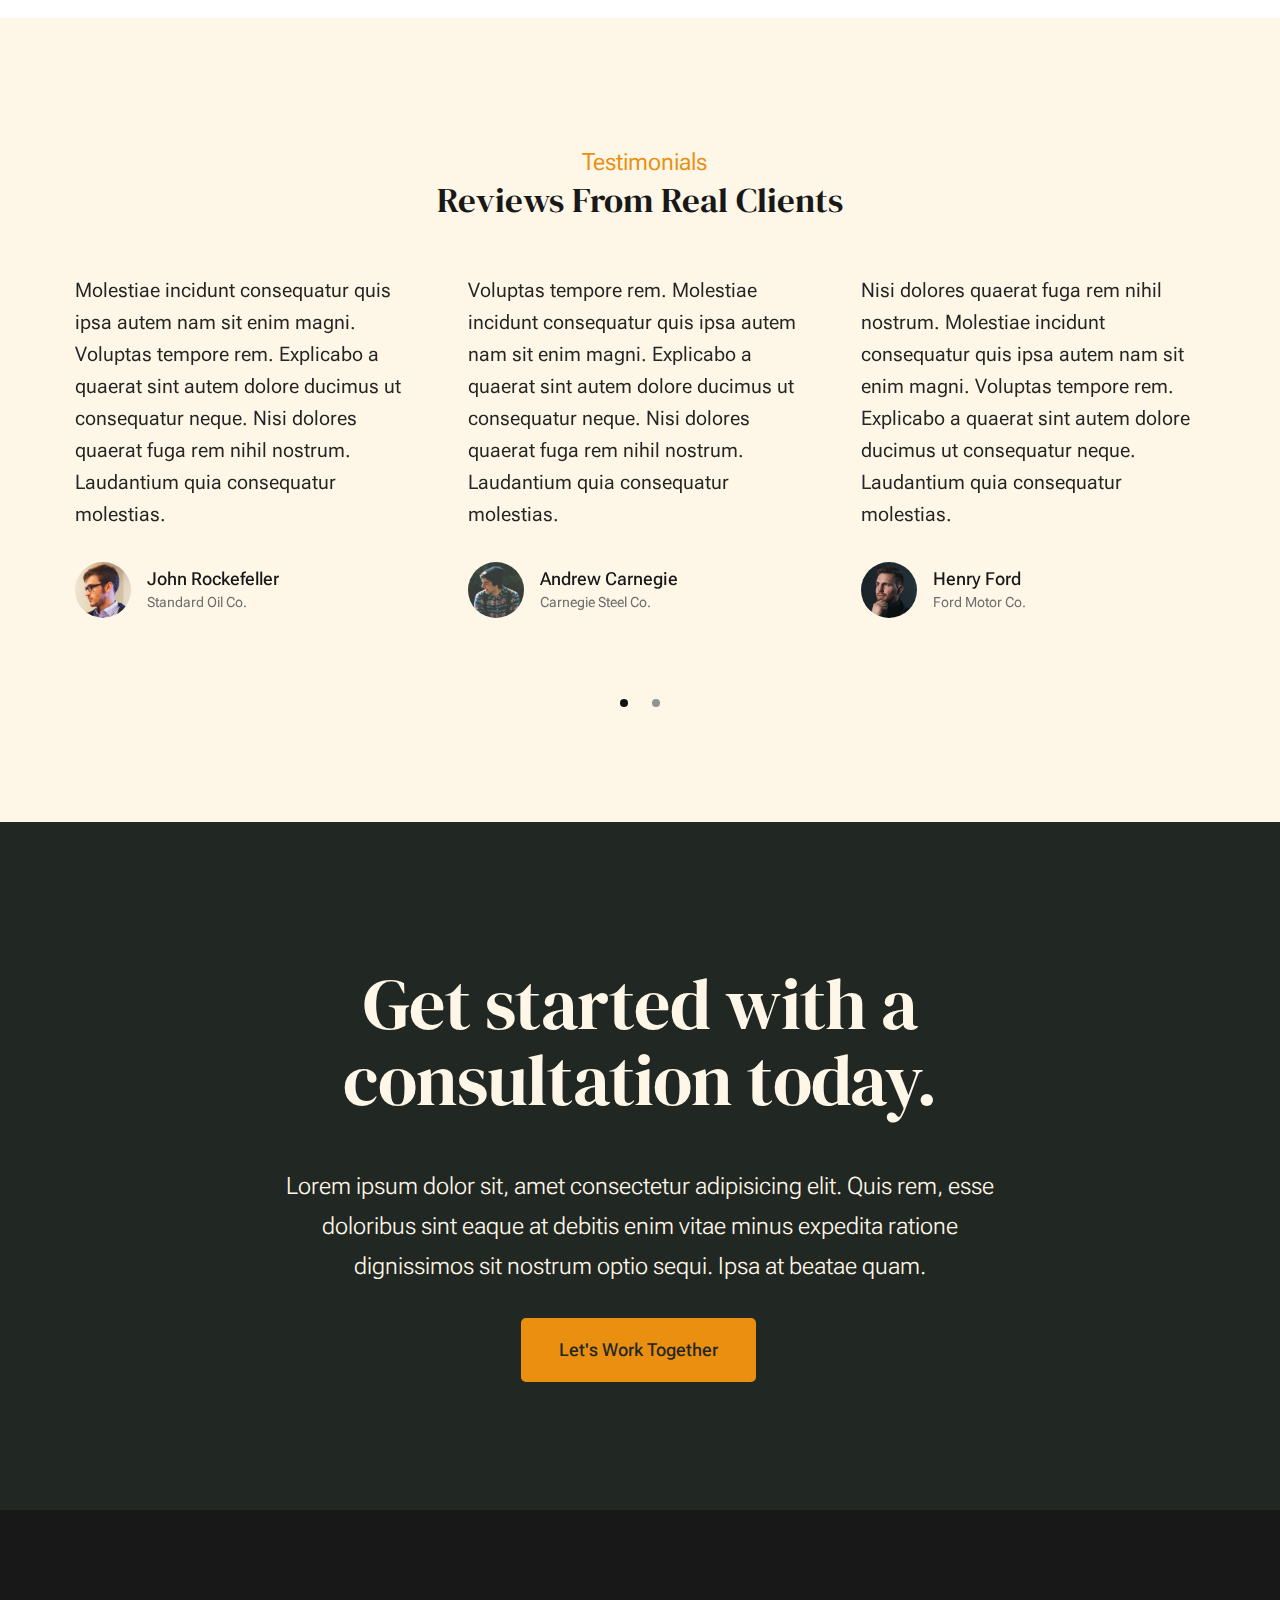
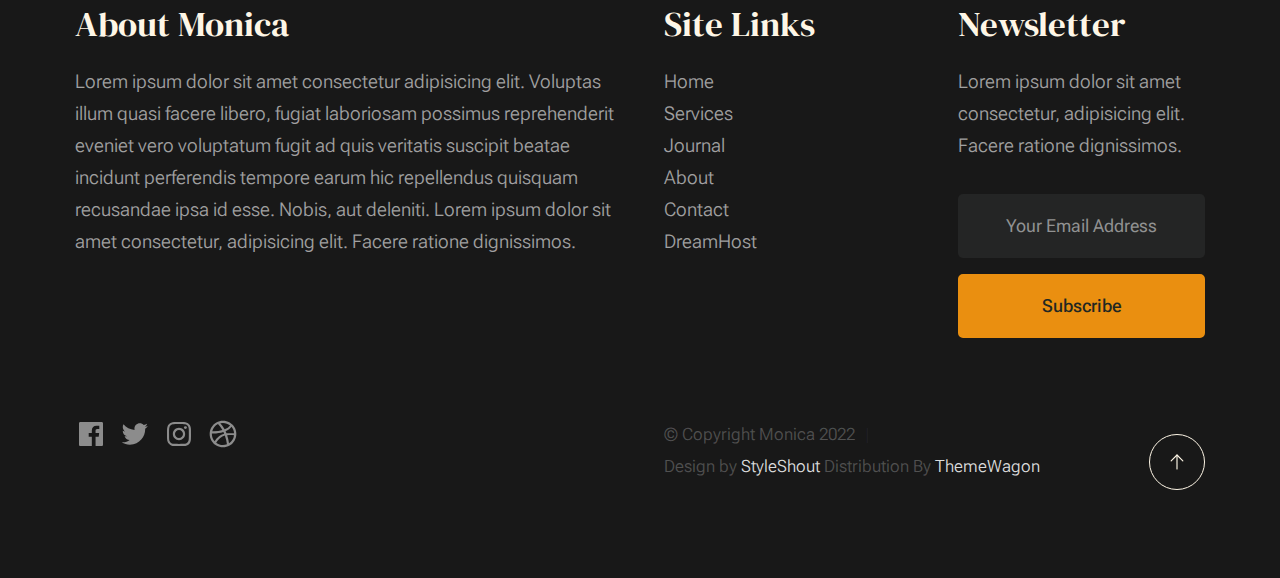
<file: generic.html>
<!DOCTYPE html>
<html lang="en" class="no-js" >
<head>

    <!--- basic page needs
    ================================================== -->
    <meta charset="utf-8">
    <meta name="viewport" content="width=device-width, initial-scale=1">
    <title>Generic - Monica</title>

    <script>
        document.documentElement.classList.remove('no-js');
        document.documentElement.classList.add('js');
    </script>

    <!-- CSS
    ================================================== -->
    <link rel="stylesheet" href="css/vendor.css">
    <link rel="stylesheet" href="css/styles.css">

    <!-- favicons
    ================================================== -->
    <link rel="apple-touch-icon" sizes="180x180" href="apple-touch-icon.png">
    <link rel="icon" type="image/png" sizes="32x32" href="favicon-32x32.png">
    <link rel="icon" type="image/png" sizes="16x16" href="favicon-16x16.png">
    <link rel="manifest" href="site.webmanifest">

</head>


<body id="top">


    <!-- preloader
    ================================================== -->
    <div id="preloader">
        <div id="loader" class="dots-fade">
            <div></div>
            <div></div>
            <div></div>
        </div>
    </div>


    <!-- page wrap
    ================================================== -->
    <div id="page" class="s-pagewrap">


        <!-- # site header 
        ================================================== -->
        <header class="s-header">

            <div class="row s-header__inner width-sixteen-col">

                <div class="s-header__block">
                    <div class="s-header__logo">
                        <a class="logo" href="index.html">
                            <img src="images/logo.svg" alt="Homepage">
                        </a>
                    </div>

                    <a class="s-header__menu-toggle" href="#0"><span>Menu</span></a>
                </div> <!-- end s-header__block -->

                <nav class="s-header__nav">
    
                    <ul class="s-header__menu-links">
                        <li><a href="about.html">About</a></li>
                        <li><a href="services.html">Services</a></li>
                        <li><a href="blog.html">Journal</a></li>
                        <li><a href="contact.html">Contact</a></li>
                    </ul> <!-- s-header__menu-links -->

                    <div class="s-header__contact">
                        <a href="contact.html" class="btn btn--primary s-header__contact-btn">Let's Work Together</a>                        
                    </div> <!-- s-header__contact -->
    
                </nav> <!-- end s-header__nav -->

            </div> <!-- end s-header__inner -->

        </header> <!-- end s-header -->


        <!-- # site main content
        ================================================== -->
        <section id="content" class="s-content">

               <section class="s-pageheader pageheader">
                    <div class="row">
                        <div class="column xl-12">
                            <h1 class="page-title">
                               A Simple Generic Page
                            </h1>
                            
                        </div>
                    </div>
               </section> <!-- end pageheader --> 

               <section class="s-pagecontent pagecontent">

                    <div class="row pageintro">
                        <div class="column xl-6 lg-12">
                            <h2 class="text-display-title">A short phrase about whatever you want to say</h2>
                        </div>
                        <div class="column xl-6 lg-12 u-flexitem-x-right">
                            <p class="lead">
                            Lorem ipsum dolor sit amet consectetur, adipisicing elit. Alias eos quas blanditiis, quos sint nostrum fugit aperiam 
                            inventore optio itaque molestias corporis, ipsa tenetur eligendi nihil iste porro, natus culpa consequuntur? Maxime, 
                            corporis tempore. Sed tenetur veritatis velit recusandae eum, molestiae voluptate ducimus laudantium esse illo. 
                            </p>
                        </div>                       
                    </div> <!-- end pageintro -->   
                    
                    <div class="row pagemedia">
                        <d class="column xl-12">
                            <figure class="page-media">                                
                                <img src="images/sample-1200.jpg" 
                                     srcset="images/sample-2400.jpg 2400w, 
                                             images/sample-1200.jpg 1200w, 
                                             images/sample-600.jpg 600w" sizes="(max-width: 2400px) 100vw, 2400px" alt="">
                            </figure>
                        </d>
                    </div> <!-- end pagemedia -->

                    <div class="row width-narrower pagemain">
                        <div class="column xl-12"> 

                            <h2>Nostrum In Facilis</h2>
                            <p>
                            Eaque temporibus culpa perferendis expedita assumenda mollitia magnam. Lorem ipsum dolor sit amet consectetur adipisicing elit
                            facilis voluptates voluptatum animi numquam quas ea praesentium quaerat maxime sunt odit inventore itaque est et autem sequi nulla. 
                            Distinctio obcaecati nesciunt asperiores dolorum tenetur voluptates, nemo alias doloremque. Quos cumque ipsum laudantium odio vero 
                            aut odit nostrum aliquam? Nostrum in facilis, minus fuga quasi voluptas explicabo possimus incidunt, expedita tempora eius rem nobis sequi. 
                            Doloribus esse sint suscipit quam nisi blanditiis voluptate explicabo.
                            </p>

                            <h2>Eaque Temporibus Tulpa</h2>

                            <p>
                            Quibusdam quis autem voluptatibus earum vel ex error ea magni. Rerum quam quos. Aut asperiores sit mollitia. Rem neque et voluptatem 
                            eos quia sed eligendi et. Eaque velit eligendi ut magnam. Cumque ducimus laborum doloribus facere maxime vel earum quidem enim suscipit. 
                            Numquam, corporis accusamus commodi saepe nostrum nesciunt nisi rem necessitatibus unde laboriosam molestias, quam ipsa voluptatum sed 
                            ex cumque facilis assumenda maiores tempore reiciendis enim accusantium.
                            </p>

                            <h2>Blanditiis Voluptate Explicabo</h2>
                            <p>
                            Lorem ipsum dolor sit amet consectetur adipisicing elit. Eaque temporibus culpa perferendis expedita assumenda mollitia magnam, 
                            facilis voluptates voluptatum animi numquam quas ea praesentium quaerat maxime sunt odit inventore itaque est et autem sequi nulla. 
                            Distinctio obcaecati nesciunt asperiores dolorum tenetur voluptates, nemo alias doloremque. Quos cumque ipsum laudantium odio vero aut 
                            odit nostrum aliquam? Nostrum in facilis, minus fuga quasi voluptas explicabo possimus incidunt, expedita tempora eius rem nobis sequi. 
                            Doloribus esse sint suscipit quam nisi blanditiis voluptate explicabo.
                            </p>

                            <p>
                            Quibusdam quis autem voluptatibus earum vel ex error ea magni. Rerum quam quos. Aut asperiores sit mollitia. Rem neque et voluptatem 
                            eos quia sed eligendi et. Eaque velit eligendi ut magnam. Cumque ducimus laborum doloribus facere maxime vel earum quidem enim suscipit. 
                            Numquam, corporis accusamus commodi saepe nostrum nesciunt nisi rem necessitatibus unde laboriosam molestias, quam ipsa voluptatum sed 
                            ex cumque facilis assumenda maiores tempore reiciendis enim accusantium?
                            </p>                   

                            <h2>Et Assumenda Debitis Aut Quidem</h2>
                            <p>
                            Lorem ipsum dolor sit amet consectetur adipisicing elit. Et assumenda debitis aut quidem ad voluptates quibusdam soluta temporibus, 
                            eveniet nobis tempore sunt, provident sapiente accusamus dignissimos voluptatum fugiat nulla dicta nihil molestiae aspernatur error in. 
                            Ut quo porro voluptatum delectus asperiores culpa non cum facere minima nesciunt assumenda, praesentium reprehenderit accusamus, quam 
                            repellat nobis nemo? Ut magnam unde culpa pariatur possimus sunt fugiat ea maxime praesentium eaque quo odio sed eligendi harum dolor, 
                            repellendus reprehenderit facere nihil quam. Saepe, magni.
                            </p>

                        </div> <!-- end grid-block-->
                    </div> <!-- end pagemain -->

               </section> <!-- pagecontent -->

               <section class="s-testimonials">

                    <div class="s-testimonials__header row row-x-center text-center">
                        <div class="column xl-8 lg-12">
        
                            <p class="text-pretitle">
                            Testimonials
                            </p>
                            <h3>
                            Reviews From Real Clients
                            </h3>                        
        
                        </div>
                    </div> <!--end s-testimonials__header -->

                    <div class="row s-testimonials__content">
                        <div class="column xl-12 testimonials">

                            <div class="swiper-container testimonials__slider page-slider">

                                <div class="swiper-wrapper">
                                    <div class="testimonials__slide swiper-slide">
                                        <p>
                                        Molestiae incidunt consequatur quis ipsa autem nam sit enim magni. Voluptas tempore rem. 
                                        Explicabo a quaerat sint autem dolore ducimus ut consequatur neque. Nisi dolores quaerat fuga rem nihil nostrum.
                                        Laudantium quia consequatur molestias.
                                        </p>
                                        <div class="testimonials__author">
                                            <img src="images/avatars/user-01.jpg" alt="Author image" class="testimonials__avatar">
                                            <cite class="testimonials__cite">
                                                <strong>John Rockefeller</strong>
                                                <span>Standard Oil Co.</span>
                                            </cite>
                                        </div>
                                    </div>
                                    <div class="testimonials__slide swiper-slide">
                                        <p>
                                        Voluptas tempore rem. Molestiae incidunt consequatur quis ipsa autem nam sit enim magni. 
                                        Explicabo a quaerat sint autem dolore ducimus ut consequatur neque. Nisi dolores quaerat fuga rem nihil nostrum.
                                        Laudantium quia consequatur molestias.
                                        </p>
                                        <div class="testimonials__author">
                                            <img src="images/avatars/user-04.jpg" alt="Author image" class="testimonials__avatar">
                                            <cite class="testimonials__cite">
                                                <strong>Andrew Carnegie</strong>
                                                <span>Carnegie Steel Co.</span>
                                            </cite>
                                        </div>
                                    </div>
                                    <div class="testimonials__slide swiper-slide">
                                        <p>
                                        Nisi dolores quaerat fuga rem nihil nostrum. Molestiae incidunt consequatur quis ipsa autem nam sit enim magni. 
                                        Voluptas tempore rem. Explicabo a quaerat sint autem dolore ducimus ut consequatur neque. 
                                        Laudantium quia consequatur molestias.
                                        </p>
                                        <div class="testimonials__author">
                                            <img src="images/avatars/user-06.jpg" alt="Author image" class="testimonials__avatar">
                                            <cite class="testimonials__cite">
                                                <strong>Henry Ford</strong>
                                                <span>Ford Motor Co.</span>
                                            </cite>
                                        </div>
                                    </div>
                                    <div class="testimonials__slide swiper-slide">
                                        <p>
                                        Molestiae incidunt consequatur quis ipsa autem nam sit enim magni. Voluptas tempore rem. 
                                        Explicabo a quaerat sint autem dolore ducimus ut consequatur neque. Nisi dolores quaerat fuga rem nihil nostrum.
                                        Laudantium quia consequatur molestias.
                                        </p>
                                        <div class="testimonials__author">
                                            <img src="images/avatars/user-02.jpg" alt="Author image" class="testimonials__avatar">
                                            <cite class="testimonials__cite">
                                                <strong>John Morgan</strong>
                                                <span>JP Morgan & Co.</span>
                                            </cite>
                                        </div>
                                    </div> 
                                </div> <!-- end swiper-wrapper --> 

                                <div class="swiper-pagination"></div>

                            </div> <!--end testimonials__slider --> 

                        </div> <!-- testimonials -->
                    </div> <!--end s-testimonials__content -->

               </section> <!-- end s-testimonials -->

        </section> <!-- s-content-->

        <!-- # cta
        ================================================== -->
        <section id="cta" class="s-cta">

            <div class="row row-x-center text-center">
                <div class="column xl-8 lg-12">

                    <div class="s-cta__content">
                        <h2 class="text-display-title">
                        Get started with a consultation today.
                        </h2>
                        <p class="lead">
                        Lorem ipsum dolor sit, amet consectetur adipisicing elit. Quis rem, esse doloribus sint eaque at debitis enim vitae minus expedita ratione dignissimos sit nostrum optio sequi. Ipsa at beatae quam.
                        </p>
                        <a href="contact.html" class="btn btn--primary">Let's Work Together</a>
                    </div>

                </div>
            </div>

        </section> <!-- end s-cta -->


        <!-- # footer 
        ================================================== -->
        <footer class="s-footer">
            <div class="row s-footer__content">
                <div class="column xl-6 lg-6 md-12 s-footer__block s-footer__about">                    
                    <h3>About Monica</h3>
                    <p>
                    Lorem ipsum dolor sit amet consectetur adipisicing elit. Voluptas illum quasi facere libero, 
                    fugiat laboriosam possimus reprehenderit eveniet vero voluptatum fugit ad quis veritatis suscipit beatae 
                    incidunt perferendis tempore earum hic repellendus quisquam recusandae ipsa id esse. Nobis, aut deleniti.
                    Lorem ipsum dolor sit amet consectetur, adipisicing elit. Facere ratione dignissimos.
                    </p>               
                </div>                
                <div class="column xl-3 lg-6 md-12 s-footer__block s-footer__site-links">
                    <h3>Site Links</h3>
                    <ul class="link-list">
                        <li><a href="index.html">Home</a></li>
                        <li><a href="services.html">Services</a></li>
                        <li><a href="blog.html">Journal</a></li>
                        <li><a href="about.html">About</a></li>
                        <li><a href="contact.html">Contact</a></li>
                        <li><a href="https://www.dreamhost.com/r.cgi?287326">DreamHost</a></li>
                    </ul>
                </div>
                <div class="column xl-3 lg-6 md-12 tab-12 s-footer__block s-footer__newsletter">
                    <h3>Newsletter</h3>

                    <p>
                    Lorem ipsum dolor sit amet consectetur, adipisicing elit. Facere ratione dignissimos.
                    </p>

                    <div class="subscribe-form">
                        <form id="mc-form" class="mc-form">
                            <input type="email" name="EMAIL" id="mce-EMAIL" class="u-fullwidth text-center" placeholder="Your Email Address" title="The domain portion of the email address is invalid (the portion after the @)." pattern="^([^\x00-\x20\x22\x28\x29\x2c\x2e\x3a-\x3c\x3e\x40\x5b-\x5d\x7f-\xff]+|\x22([^\x0d\x22\x5c\x80-\xff]|\x5c[\x00-\x7f])*\x22)(\x2e([^\x00-\x20\x22\x28\x29\x2c\x2e\x3a-\x3c\x3e\x40\x5b-\x5d\x7f-\xff]+|\x22([^\x0d\x22\x5c\x80-\xff]|\x5c[\x00-\x7f])*\x22))*\x40([^\x00-\x20\x22\x28\x29\x2c\x2e\x3a-\x3c\x3e\x40\x5b-\x5d\x7f-\xff]+|\x5b([^\x0d\x5b-\x5d\x80-\xff]|\x5c[\x00-\x7f])*\x5d)(\x2e([^\x00-\x20\x22\x28\x29\x2c\x2e\x3a-\x3c\x3e\x40\x5b-\x5d\x7f-\xff]+|\x5b([^\x0d\x5b-\x5d\x80-\xff]|\x5c[\x00-\x7f])*\x5d))*(\.\w{2,})+$" required>
                            <input type="submit" name="subscribe" value="Subscribe" class="btn btn--primary btn--small u-fullwidth">
                            <!-- <div style="position: absolute; left: -5000px;" aria-hidden="true"><input type="text" name="b_cdb7b577e41181934ed6a6a44_9a91cfe7b3" tabindex="-1" value=""></div> -->
                            <div class="mc-status"></div>
                        </form>
                    </div>
                </div>
            </div>    
            
            <div class="row s-footer__bottom">
                <div class="column xl-6 lg-12">
                    <ul class="s-footer__social social-list">
                        <li>
                            <a href="#0">
                                <svg xmlns="http://www.w3.org/2000/svg" width="24" height="24" viewBox="0 0 24 24" style="fill:rgba(0, 0, 0, 1);transform:;-ms-filter:"><path d="M20,3H4C3.447,3,3,3.448,3,4v16c0,0.552,0.447,1,1,1h8.615v-6.96h-2.338v-2.725h2.338v-2c0-2.325,1.42-3.592,3.5-3.592 c0.699-0.002,1.399,0.034,2.095,0.107v2.42h-1.435c-1.128,0-1.348,0.538-1.348,1.325v1.735h2.697l-0.35,2.725h-2.348V21H20 c0.553,0,1-0.448,1-1V4C21,3.448,20.553,3,20,3z"></path></svg>
                                <span class="u-screen-reader-text">Facebook</span>
                            </a>
                        </li>
                        <li>
                            <a href="#0">
                                <svg xmlns="http://www.w3.org/2000/svg" width="24" height="24" viewBox="0 0 24 24" style="fill:rgba(0, 0, 0, 1);transform:;-ms-filter:"><path d="M19.633,7.997c0.013,0.175,0.013,0.349,0.013,0.523c0,5.325-4.053,11.461-11.46,11.461c-2.282,0-4.402-0.661-6.186-1.809 c0.324,0.037,0.636,0.05,0.973,0.05c1.883,0,3.616-0.636,5.001-1.721c-1.771-0.037-3.255-1.197-3.767-2.793 c0.249,0.037,0.499,0.062,0.761,0.062c0.361,0,0.724-0.05,1.061-0.137c-1.847-0.374-3.23-1.995-3.23-3.953v-0.05 c0.537,0.299,1.16,0.486,1.82,0.511C3.534,9.419,2.823,8.184,2.823,6.787c0-0.748,0.199-1.434,0.548-2.032 c1.983,2.443,4.964,4.04,8.306,4.215c-0.062-0.3-0.1-0.611-0.1-0.923c0-2.22,1.796-4.028,4.028-4.028 c1.16,0,2.207,0.486,2.943,1.272c0.91-0.175,1.782-0.512,2.556-0.973c-0.299,0.935-0.936,1.721-1.771,2.22 c0.811-0.088,1.597-0.312,2.319-0.624C21.104,6.712,20.419,7.423,19.633,7.997z"></path></svg>
                                <span class="u-screen-reader-text">Twitter</span>
                            </a>
                        </li>
                        <li>
                            <a href="#0">
                                <svg xmlns="http://www.w3.org/2000/svg" width="24" height="24" viewBox="0 0 24 24" style="fill:rgba(0, 0, 0, 1);transform:;-ms-filter:"><path d="M11.999,7.377c-2.554,0-4.623,2.07-4.623,4.623c0,2.554,2.069,4.624,4.623,4.624c2.552,0,4.623-2.07,4.623-4.624 C16.622,9.447,14.551,7.377,11.999,7.377L11.999,7.377z M11.999,15.004c-1.659,0-3.004-1.345-3.004-3.003 c0-1.659,1.345-3.003,3.004-3.003s3.002,1.344,3.002,3.003C15.001,13.659,13.658,15.004,11.999,15.004L11.999,15.004z"></path><circle cx="16.806" cy="7.207" r="1.078"></circle><path d="M20.533,6.111c-0.469-1.209-1.424-2.165-2.633-2.632c-0.699-0.263-1.438-0.404-2.186-0.42 c-0.963-0.042-1.268-0.054-3.71-0.054s-2.755,0-3.71,0.054C7.548,3.074,6.809,3.215,6.11,3.479C4.9,3.946,3.945,4.902,3.477,6.111 c-0.263,0.7-0.404,1.438-0.419,2.186c-0.043,0.962-0.056,1.267-0.056,3.71c0,2.442,0,2.753,0.056,3.71 c0.015,0.748,0.156,1.486,0.419,2.187c0.469,1.208,1.424,2.164,2.634,2.632c0.696,0.272,1.435,0.426,2.185,0.45 c0.963,0.042,1.268,0.055,3.71,0.055s2.755,0,3.71-0.055c0.747-0.015,1.486-0.157,2.186-0.419c1.209-0.469,2.164-1.424,2.633-2.633 c0.263-0.7,0.404-1.438,0.419-2.186c0.043-0.962,0.056-1.267,0.056-3.71s0-2.753-0.056-3.71C20.941,7.57,20.801,6.819,20.533,6.111z M19.315,15.643c-0.007,0.576-0.111,1.147-0.311,1.688c-0.305,0.787-0.926,1.409-1.712,1.711c-0.535,0.199-1.099,0.303-1.67,0.311 c-0.95,0.044-1.218,0.055-3.654,0.055c-2.438,0-2.687,0-3.655-0.055c-0.569-0.007-1.135-0.112-1.669-0.311 c-0.789-0.301-1.414-0.923-1.719-1.711c-0.196-0.534-0.302-1.099-0.311-1.669c-0.043-0.95-0.053-1.218-0.053-3.654 c0-2.437,0-2.686,0.053-3.655c0.007-0.576,0.111-1.146,0.311-1.687c0.305-0.789,0.93-1.41,1.719-1.712 c0.534-0.198,1.1-0.303,1.669-0.311c0.951-0.043,1.218-0.055,3.655-0.055c2.437,0,2.687,0,3.654,0.055 c0.571,0.007,1.135,0.112,1.67,0.311c0.786,0.303,1.407,0.925,1.712,1.712c0.196,0.534,0.302,1.099,0.311,1.669 c0.043,0.951,0.054,1.218,0.054,3.655c0,2.436,0,2.698-0.043,3.654H19.315z"></path></svg>
                                <span class="u-screen-reader-text">Instagram</span>
                            </a>
                        </li>
                        <li>
                            <a href="#0">
                                <svg xmlns="http://www.w3.org/2000/svg" width="24" height="24" viewBox="0 0 24 24" style="fill: rgba(0, 0, 0, 1);transform: ;msFilter:;"><path d="M20.66 6.98a9.932 9.932 0 0 0-3.641-3.64C15.486 2.447 13.813 2 12 2s-3.486.447-5.02 1.34c-1.533.893-2.747 2.107-3.64 3.64S2 10.187 2 12s.446 3.487 1.34 5.02a9.924 9.924 0 0 0 3.641 3.64C8.514 21.553 10.187 22 12 22s3.486-.447 5.02-1.34a9.932 9.932 0 0 0 3.641-3.64C21.554 15.487 22 13.813 22 12s-.446-3.487-1.34-5.02zM12 3.66c2 0 3.772.64 5.32 1.919-.92 1.174-2.286 2.14-4.1 2.9-1.002-1.813-2.088-3.327-3.261-4.54A7.715 7.715 0 0 1 12 3.66zM5.51 6.8a8.116 8.116 0 0 1 2.711-2.22c1.212 1.201 2.325 2.7 3.34 4.5-2 .6-4.114.9-6.341.9-.573 0-1.006-.013-1.3-.04A8.549 8.549 0 0 1 5.51 6.8zM3.66 12c0-.054.003-.12.01-.2.007-.08.01-.146.01-.2.254.014.641.02 1.161.02 2.666 0 5.146-.367 7.439-1.1.187.373.381.793.58 1.26-1.32.293-2.674 1.006-4.061 2.14S6.4 16.247 5.76 17.5c-1.4-1.587-2.1-3.42-2.1-5.5zM12 20.34c-1.894 0-3.594-.587-5.101-1.759.601-1.187 1.524-2.322 2.771-3.401 1.246-1.08 2.483-1.753 3.71-2.02a29.441 29.441 0 0 1 1.56 6.62 8.166 8.166 0 0 1-2.94.56zm7.08-3.96a8.351 8.351 0 0 1-2.58 2.621c-.24-2.08-.7-4.107-1.379-6.081.932-.066 1.765-.1 2.5-.1.799 0 1.686.034 2.659.1a8.098 8.098 0 0 1-1.2 3.46zm-1.24-5c-1.16 0-2.233.047-3.22.14a27.053 27.053 0 0 0-.68-1.62c2.066-.906 3.532-2.006 4.399-3.3 1.2 1.414 1.854 3.027 1.96 4.84-.812-.04-1.632-.06-2.459-.06z"></path></svg>
                                <span class="u-screen-reader-text">Dribbble</span>
                            </a>
                        </li>
                    </ul> <!-- end s-footer__social -->
                </div>
                <div class="column xl-6 lg-12">
                    <p class="ss-copyright">
                        <span>© Copyright Monica 2022</span> 
                        <span>Design by <a href="https://www.styleshout.com/">StyleShout</a> Distribution By <a href="https://themewagon.com">ThemeWagon</a></span>
                    </p>
                </div>

                <div class="ss-go-top">
                    <a class="smoothscroll" title="Back to Top" href="#top">
                        <svg xmlns="http://www.w3.org/2000/svg" viewBox="0 0 24 24" width="36" height="36" fill="none" stroke="#ffffff" stroke-width="1" stroke-linecap="round" stroke-linejoin="round">&lt;!--!  Atomicons Free 1.00 by @atisalab License - https://atomicons.com/license/ (Icons: CC BY 4.0) Copyright 2021 Atomicons --&gt;<polyline points="17 11 12 6 7 11"></polyline><line x1="12" y1="18" x2="12" y2="6"></line></svg>
                    </a>
                </div> <!-- end ss-go-top -->
            </div>
            
        </footer> <!-- end s-footer -->

    </div> <!-- end page-wrap -->

    <!-- Java Script
    ================================================== -->
    <script src="js/plugins.js"></script>
    <script src="js/main.js"></script>

</body>
</html>
</file>
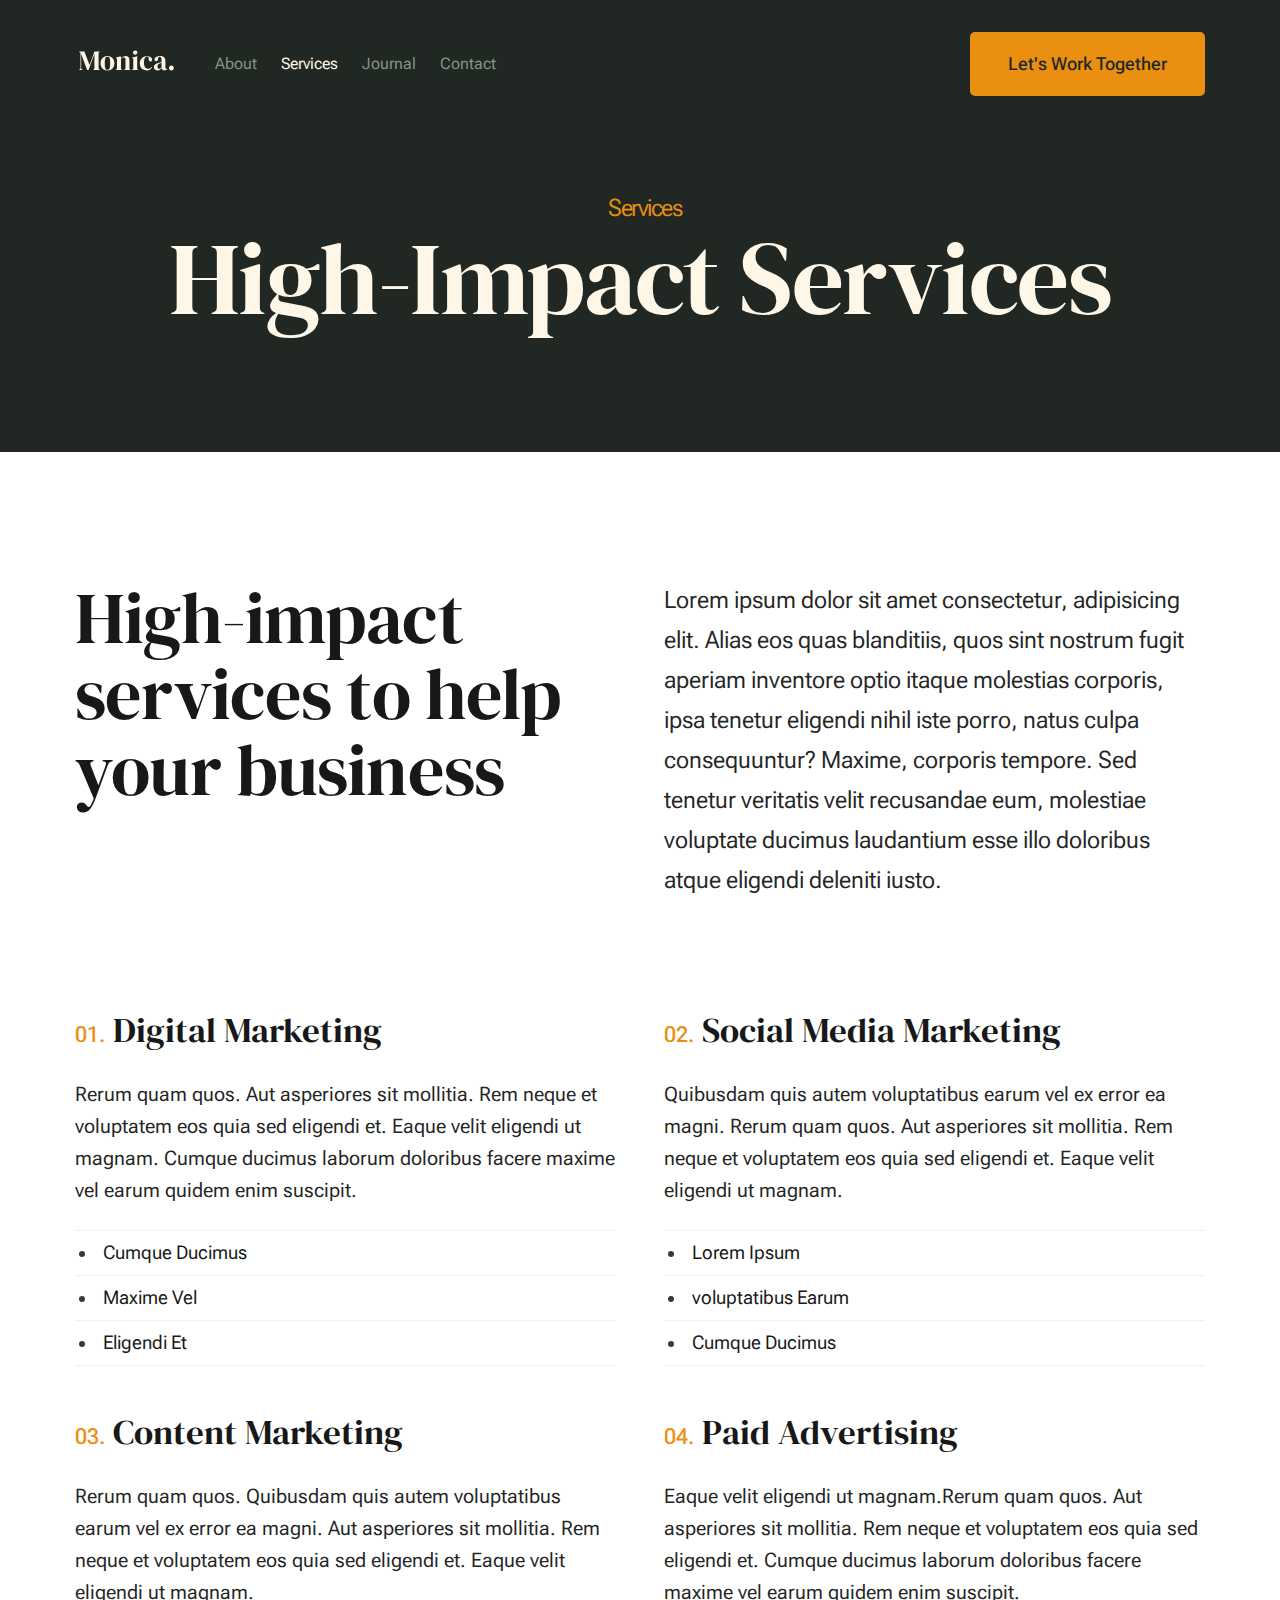
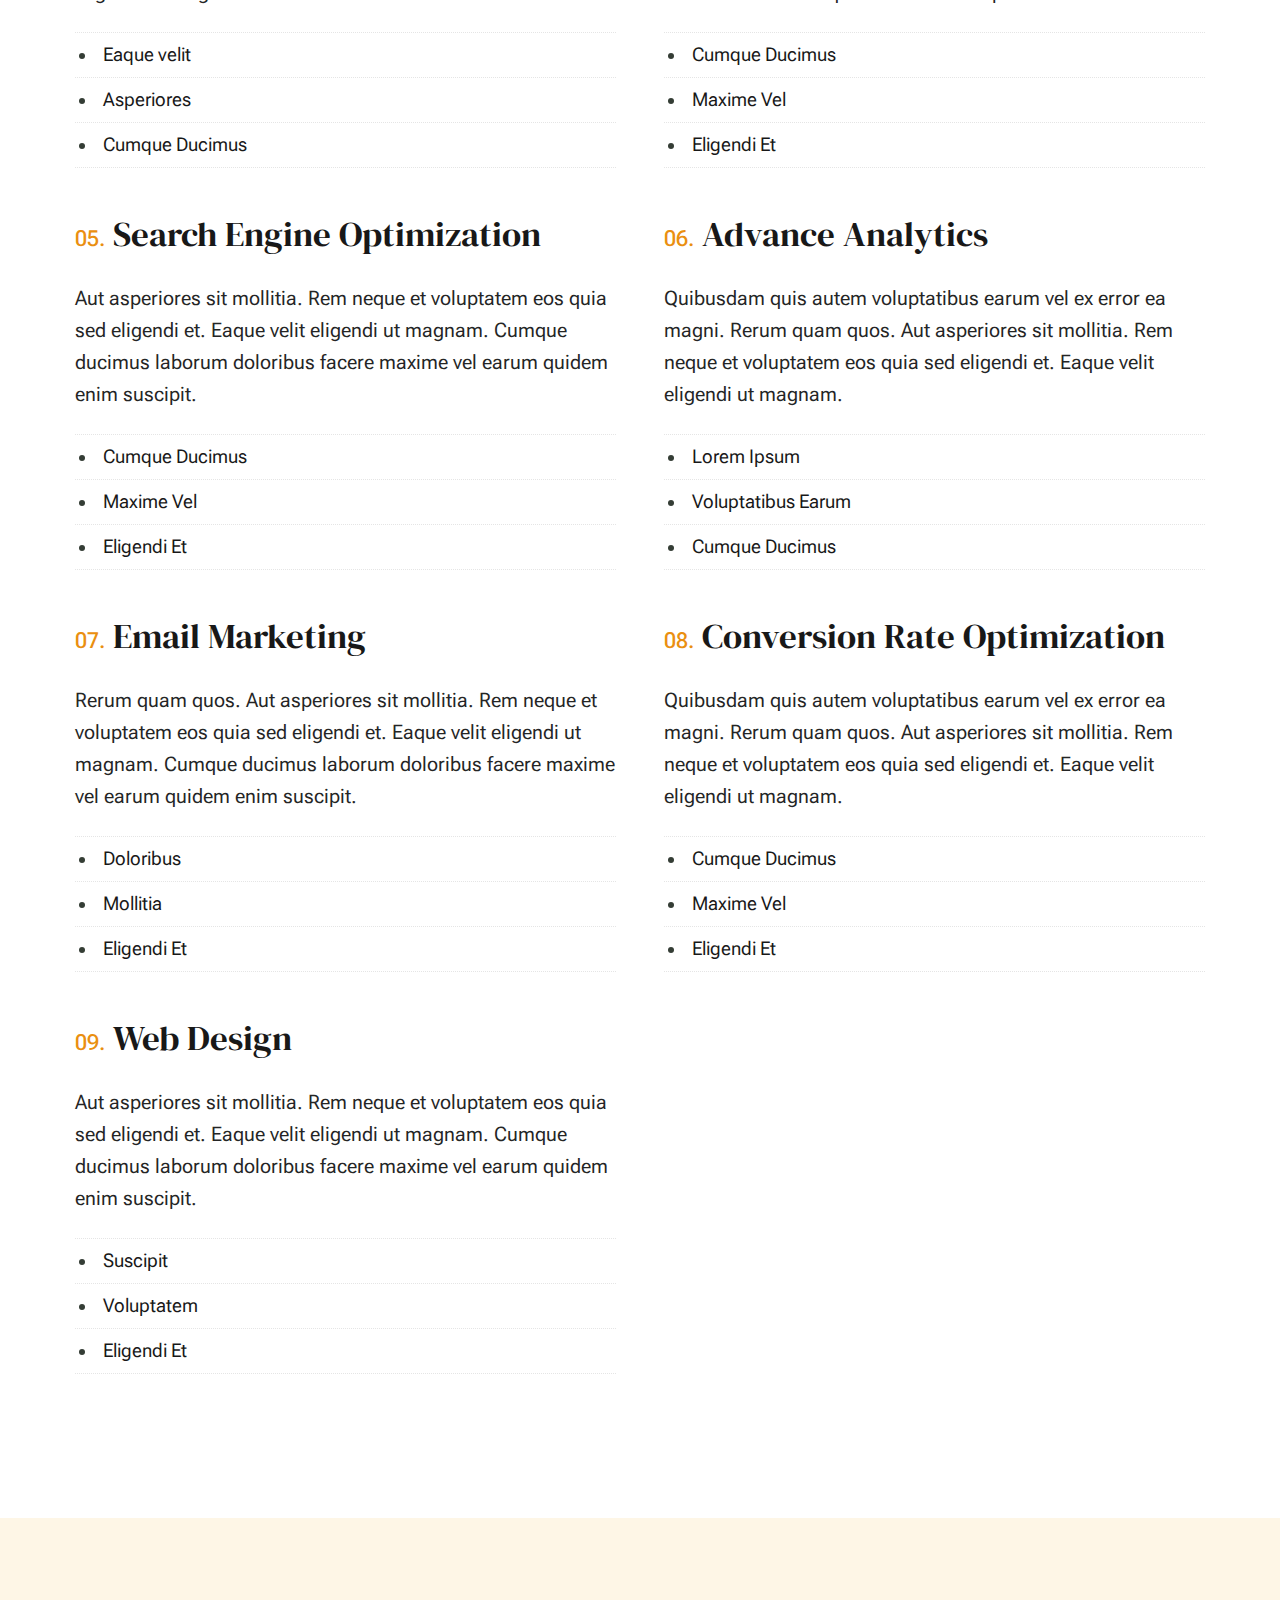
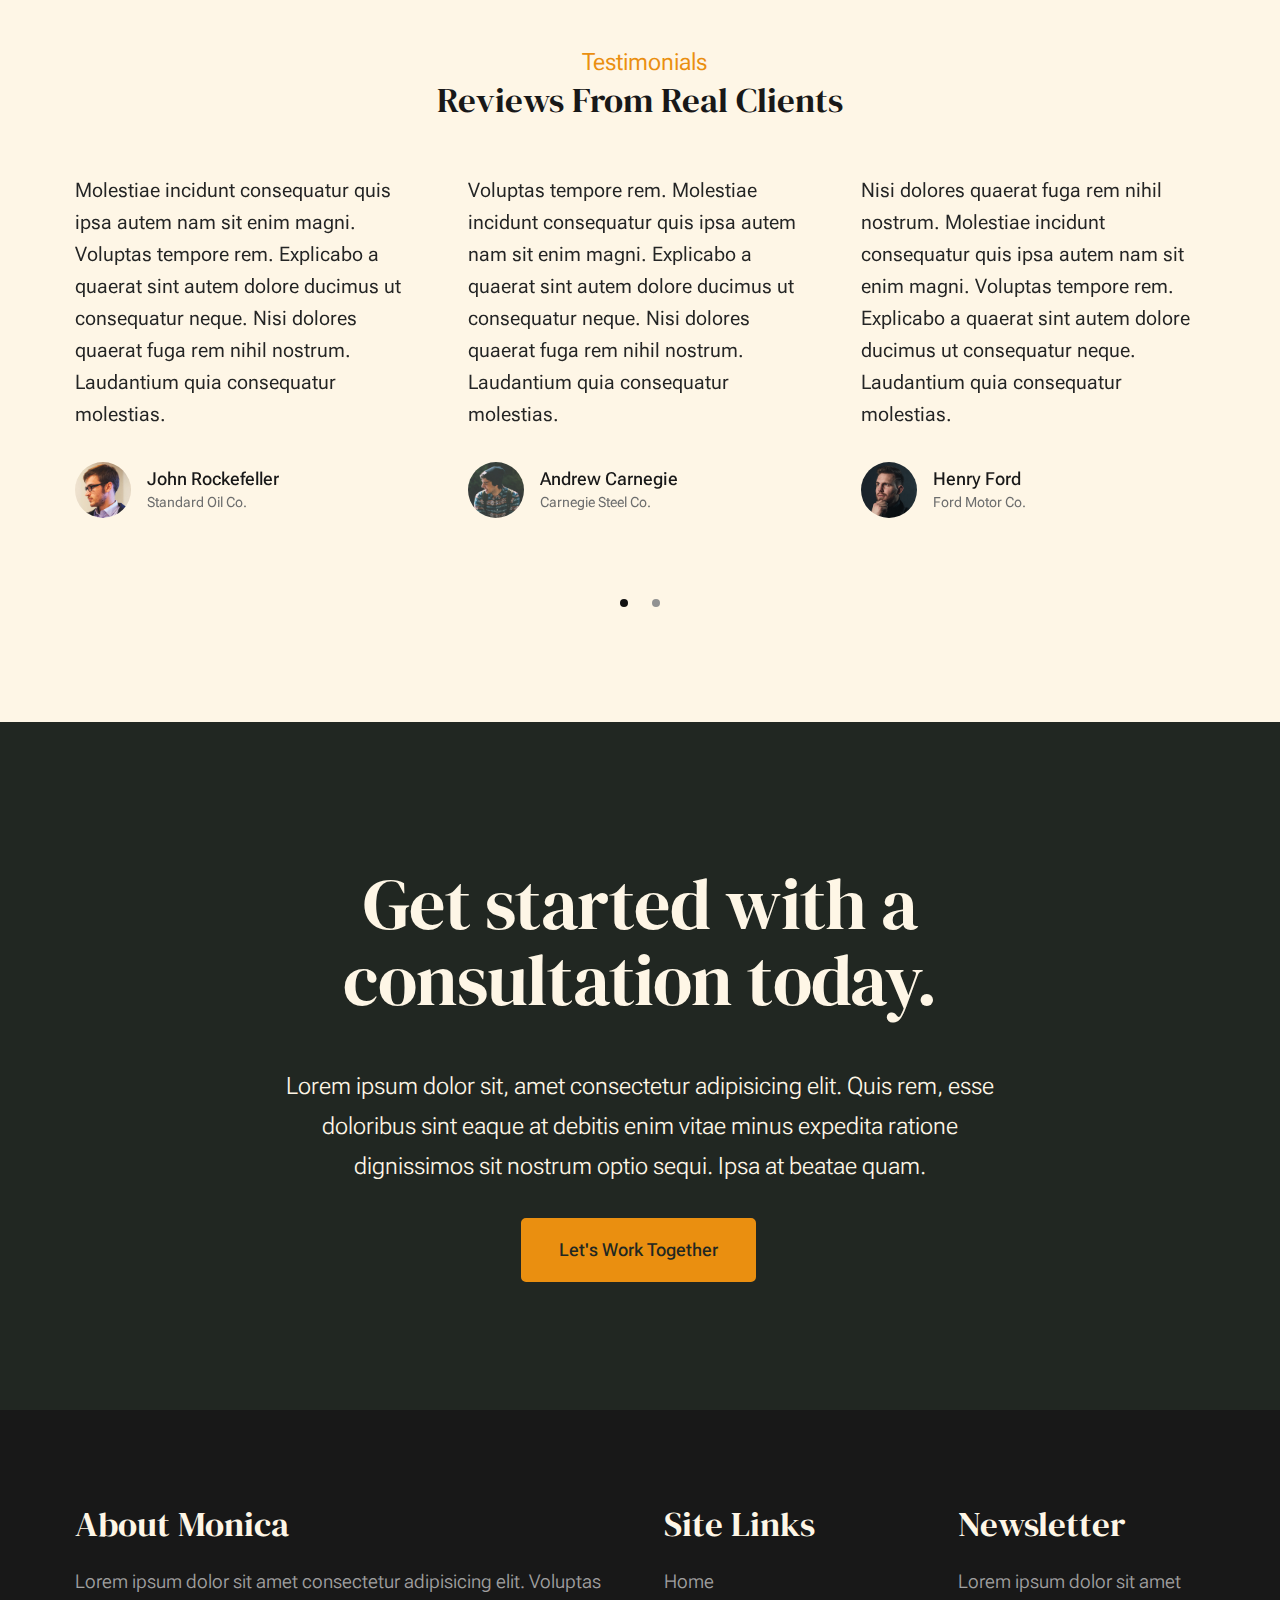
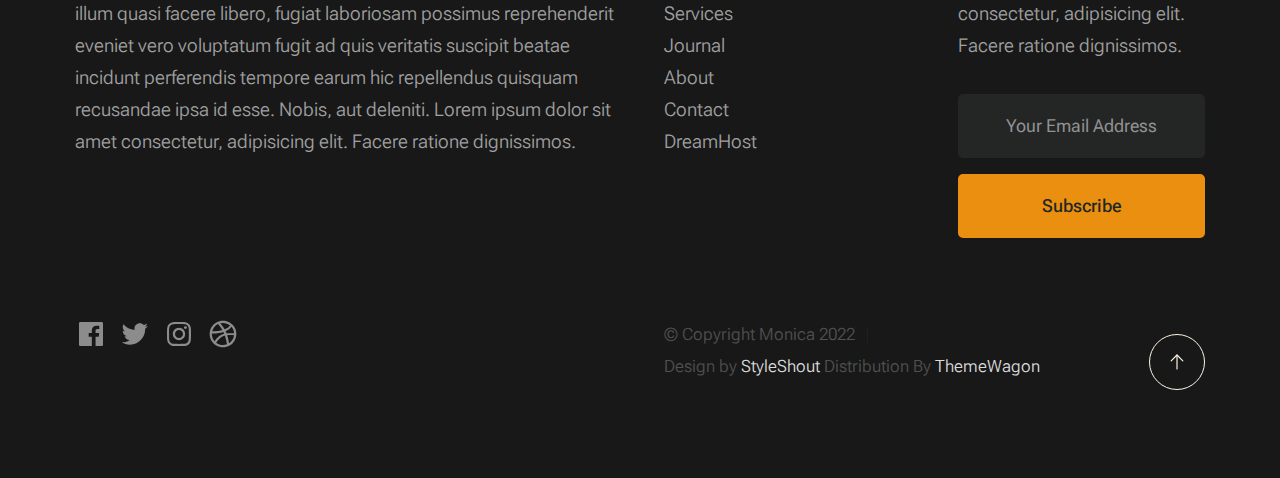
<file: services.html>
<!DOCTYPE html>
<html lang="en" class="no-js" >
<head>

    <!--- basic page needs
    ================================================== -->
    <meta charset="utf-8">
    <meta name="viewport" content="width=device-width, initial-scale=1">
    <title>Services - Monica</title>

    <script>
        document.documentElement.classList.remove('no-js');
        document.documentElement.classList.add('js');
    </script>

    <!-- CSS
    ================================================== -->
    <link rel="stylesheet" href="css/vendor.css">
    <link rel="stylesheet" href="css/styles.css">

    <!-- favicons
    ================================================== -->
    <link rel="apple-touch-icon" sizes="180x180" href="apple-touch-icon.png">
    <link rel="icon" type="image/png" sizes="32x32" href="favicon-32x32.png">
    <link rel="icon" type="image/png" sizes="16x16" href="favicon-16x16.png">
    <link rel="manifest" href="site.webmanifest">

</head>


<body id="top">


    <!-- preloader
    ================================================== -->
    <div id="preloader">
        <div id="loader" class="dots-fade">
            <div></div>
            <div></div>
            <div></div>
        </div>
    </div>


    <!-- page wrap
    ================================================== -->
    <div id="page" class="s-pagewrap">

        <!-- # site header 
        ================================================== -->
        <header class="s-header">

            <div class="row s-header__inner width-sixteen-col">

                <div class="s-header__block">
                    <div class="s-header__logo">
                        <a class="logo" href="index.html">
                            <img src="images/logo.svg" alt="Homepage">
                        </a>
                    </div>

                    <a class="s-header__menu-toggle" href="#0"><span>Menu</span></a>
                </div> <!-- end s-header__block -->

                <nav class="s-header__nav">
    
                    <ul class="s-header__menu-links">
                        <li><a href="about.html">About</a></li>
                        <li class="current"><a href="services.html">Services</a></li>
                        <li><a href="blog.html">Journal</a></li>
                        <li><a href="contact.html">Contact</a></li>
                    </ul> <!-- s-header__menu-links -->

                    <div class="s-header__contact">
                        <a href="contact.html" class="btn btn--primary s-header__contact-btn">Let's Work Together</a>                        
                    </div> <!-- s-header__contact -->
    
                </nav> <!-- end s-header__nav -->

            </div> <!-- end s-header__inner -->

        </header> <!-- end s-header -->

        <!-- # site main content
        ================================================== -->
        <section id="content" class="s-content">

               <section class="s-pageheader pageheader">
                    <div class="row">
                        <div class="column xl-12">
                            <h1 class="page-title">
                                <span class="page-title__small-type text-pretitle">Services</span>
                                High-Impact Services
                            </h1>
                            
                        </div>
                    </div>
               </section> <!-- pageheader -->  

               <section class="s-pagecontent pagecontent">

                    <div class="row pageintro">
                        <div class="column xl-6 lg-12">
                            <h2 class="text-display-title">High-impact services to help your business</h2>
                        </div>
                        <div class="column xl-6 lg-12 u-flexitem-x-right">
                            <p class="lead">
                            Lorem ipsum dolor sit amet consectetur, adipisicing elit. Alias eos quas blanditiis, quos sint nostrum fugit aperiam 
                            inventore optio itaque molestias corporis, ipsa tenetur eligendi nihil iste porro, natus culpa consequuntur? Maxime, 
                            corporis tempore. Sed tenetur veritatis velit recusandae eum, molestiae voluptate ducimus laudantium esse illo 
                            doloribus atque eligendi deleniti iusto. 
                            </p>
                        </div>                       
                    </div>  <!-- pageintro -->       

                    <div class="row">
                        <div class="column xl-12 grid-block">             
                            
                            <div class="grid-full grid-list-items list-items show-ctr">
                                
                                <div class="grid-list-items__item list-items__item">
                                    <div class="list-items__item-header">
                                        <h3 class="list-items__item-title">Digital Marketing</h3>
                                    </div>
                                    <div class="list-items__item-text">
                                        <p>
                                        Rerum quam quos. Aut asperiores 
                                        sit mollitia. Rem neque et voluptatem eos quia sed eligendi et. Eaque velit eligendi ut 
                                        magnam. Cumque ducimus laborum doloribus facere maxime vel earum quidem enim suscipit.
                                        </p>

                                        <ul class="list-services">
                                            <li>Cumque Ducimus</li>
                                            <li>Maxime Vel</li>
                                            <li>Eligendi Et</li>
                                        </ul>
                                    </div>
                                </div> <!-- end list-items__item -->
                                <div class="grid-list-items__item list-items__item">
                                    <div class="list-items__item-header">
                                        <h3 class="list-items__item-title">Social Media Marketing</h3>
                                    </div>
                                    <div class="list-items__item-text">
                                        <p>
                                        Quibusdam quis autem voluptatibus earum vel ex error ea magni. Rerum quam quos. Aut asperiores 
                                        sit mollitia. Rem neque et voluptatem eos quia sed eligendi et. Eaque velit eligendi ut 
                                        magnam.
                                        </p>

                                        <ul class="list-services">
                                            <li>Lorem Ipsum</li>
                                            <li>voluptatibus Earum</li>
                                            <li>Cumque Ducimus</li>
                                        </ul>
                                    </div>
                                </div> <!-- end list-items__item -->
                                <div class="grid-list-items__item list-items__item">
                                    <div class="list-items__item-header">
                                        <h3 class="list-items__item-title">Content Marketing</h3>
                                    </div>
                                    <div class="list-items__item-text">
                                        <p>
                                        Rerum quam quos. Quibusdam quis autem voluptatibus earum vel ex error ea magni. Aut asperiores 
                                        sit mollitia. Rem neque et voluptatem eos quia sed eligendi et. Eaque velit eligendi ut 
                                        magnam.
                                        </p>

                                        <ul class="list-services">
                                            <li>Eaque velit</li>
                                            <li>Asperiores</li>
                                            <li>Cumque Ducimus</li>
                                        </ul>
                                    </div>
                                </div> <!-- end list-items__item -->
                                <div class="grid-list-items__item list-items__item">
                                    <div class="list-items__item-header">
                                        <h3 class="list-items__item-title">Paid Advertising</h3>
                                    </div>
                                    <div class="list-items__item-text">
                                        <p>
                                        Eaque velit eligendi ut magnam.Rerum quam quos. Aut asperiores 
                                        sit mollitia. Rem neque et voluptatem eos quia sed eligendi et. 
                                        Cumque ducimus laborum doloribus facere maxime vel earum quidem enim suscipit.
                                        </p>

                                        <ul class="list-services">
                                            <li>Cumque Ducimus</li>
                                            <li>Maxime Vel</li>
                                            <li>Eligendi Et</li>
                                        </ul>
                                    </div>
                                </div> <!-- end list-items__item -->
                                <div class="grid-list-items__item list-items__item">
                                    <div class="list-items__item-header">
                                        <h3 class="list-items__item-title">Search Engine Optimization</h3>
                                    </div>
                                    <div class="list-items__item-text">
                                        <p>
                                        Aut asperiores sit mollitia. Rem neque et voluptatem eos quia sed eligendi et. Eaque velit eligendi ut 
                                        magnam. Cumque ducimus laborum doloribus facere maxime vel earum quidem enim suscipit.
                                        </p>

                                        <ul class="list-services">
                                            <li>Cumque Ducimus</li>
                                            <li>Maxime Vel</li>
                                            <li>Eligendi Et</li>
                                        </ul>
                                    </div>
                                </div> <!-- end list-items__item -->
                                <div class="grid-list-items__item list-items__item">
                                    <div class="list-items__item-header">
                                        <h3 class="list-items__item-title">Advance Analytics</h3>
                                    </div>
                                    <div class="list-items__item-text">
                                        <p>
                                        Quibusdam quis autem voluptatibus earum vel ex error ea magni. Rerum quam quos. Aut asperiores 
                                        sit mollitia. Rem neque et voluptatem eos quia sed eligendi et. Eaque velit eligendi ut 
                                        magnam.
                                        </p>

                                        <ul class="list-services">
                                            <li>Lorem Ipsum</li>
                                            <li>Voluptatibus Earum</li>
                                            <li>Cumque Ducimus</li>
                                        </ul>
                                    </div>
                                </div> <!-- end list-items__item -->
                                <div class="grid-list-items__item list-items__item">
                                    <div class="list-items__item-header">
                                        <h3 class="list-items__item-title">Email Marketing</h3>
                                    </div>
                                    <div class="list-items__item-text">
                                        <p>
                                        Rerum quam quos. Aut asperiores 
                                        sit mollitia. Rem neque et voluptatem eos quia sed eligendi et. Eaque velit eligendi ut 
                                        magnam. Cumque ducimus laborum doloribus facere maxime vel earum quidem enim suscipit.
                                        </p>

                                        <ul class="list-services">
                                            <li>Doloribus</li>
                                            <li>Mollitia</li>
                                            <li>Eligendi Et</li>
                                        </ul>
                                    </div>
                                </div> <!-- end list-items__item -->
                                <div class="grid-list-items__item list-items__item">
                                    <div class="list-items__item-header">
                                        <h3 class="list-items__item-title">Conversion Rate Optimization</h3>
                                    </div>
                                    <div class="list-items__item-text">
                                        <p>
                                        Quibusdam quis autem voluptatibus earum vel ex error ea magni. Rerum quam quos. Aut asperiores 
                                        sit mollitia. Rem neque et voluptatem eos quia sed eligendi et. Eaque velit eligendi ut 
                                        magnam.
                                        </p>

                                        <ul class="list-services">
                                            <li>Cumque Ducimus</li>
                                            <li>Maxime Vel</li>
                                            <li>Eligendi Et</li>
                                        </ul>
                                    </div>
                                </div> <!-- end list-items__item -->
                                <div class="grid-list-items__item list-items__item">
                                    <div class="list-items__item-header">
                                        <h3 class="list-items__item-title">Web Design</h3>
                                    </div>
                                    <div class="list-items__item-text">
                                        <p>
                                        Aut asperiores sit mollitia. Rem neque et voluptatem eos quia sed eligendi et. Eaque velit eligendi ut 
                                        magnam. Cumque ducimus laborum doloribus facere maxime vel earum quidem enim suscipit.
                                        </p>

                                        <ul class="list-services">
                                            <li>Suscipit</li>
                                            <li>Voluptatem</li>
                                            <li>Eligendi Et</li>
                                        </ul>
                                    </div>
                                </div> <!-- end list-items__item -->
    
                            </div> <!-- grid-list-items -->
                           

                        </div> <!-- end grid-block-->
                    </div> <!-- end row -->

               </section> <!-- pagecontent -->

               <section class="s-testimonials">

                    <div class="s-testimonials__header row row-x-center text-center">
                        <div class="column xl-8 lg-12">
        
                            <p class="text-pretitle">
                            Testimonials
                            </p>
                            <h3>
                            Reviews From Real Clients
                            </h3>                        
        
                        </div>
                    </div> <!--end s-testimonials__header -->

                    <div class="row s-testimonials__content">
                        <div class="column xl-12 testimonials">

                            <div class="swiper-container testimonials__slider page-slider">

                                <div class="swiper-wrapper">
                                    <div class="testimonials__slide swiper-slide">
                                        <p>
                                        Molestiae incidunt consequatur quis ipsa autem nam sit enim magni. Voluptas tempore rem. 
                                        Explicabo a quaerat sint autem dolore ducimus ut consequatur neque. Nisi dolores quaerat fuga rem nihil nostrum.
                                        Laudantium quia consequatur molestias.
                                        </p>
                                        <div class="testimonials__author">
                                            <img src="images/avatars/user-01.jpg" alt="Author image" class="testimonials__avatar">
                                            <cite class="testimonials__cite">
                                                <strong>John Rockefeller</strong>
                                                <span>Standard Oil Co.</span>
                                            </cite>
                                        </div>
                                    </div>
                                    <div class="testimonials__slide swiper-slide">
                                        <p>
                                        Voluptas tempore rem. Molestiae incidunt consequatur quis ipsa autem nam sit enim magni. 
                                        Explicabo a quaerat sint autem dolore ducimus ut consequatur neque. Nisi dolores quaerat fuga rem nihil nostrum.
                                        Laudantium quia consequatur molestias.
                                        </p>
                                        <div class="testimonials__author">
                                            <img src="images/avatars/user-04.jpg" alt="Author image" class="testimonials__avatar">
                                            <cite class="testimonials__cite">
                                                <strong>Andrew Carnegie</strong>
                                                <span>Carnegie Steel Co.</span>
                                            </cite>
                                        </div>
                                    </div>
                                    <div class="testimonials__slide swiper-slide">
                                        <p>
                                        Nisi dolores quaerat fuga rem nihil nostrum. Molestiae incidunt consequatur quis ipsa autem nam sit enim magni. 
                                        Voluptas tempore rem. Explicabo a quaerat sint autem dolore ducimus ut consequatur neque. 
                                        Laudantium quia consequatur molestias.
                                        </p>
                                        <div class="testimonials__author">
                                            <img src="images/avatars/user-06.jpg" alt="Author image" class="testimonials__avatar">
                                            <cite class="testimonials__cite">
                                                <strong>Henry Ford</strong>
                                                <span>Ford Motor Co.</span>
                                            </cite>
                                        </div>
                                    </div>
                                    <div class="testimonials__slide swiper-slide">
                                        <p>
                                        Molestiae incidunt consequatur quis ipsa autem nam sit enim magni. Voluptas tempore rem. 
                                        Explicabo a quaerat sint autem dolore ducimus ut consequatur neque. Nisi dolores quaerat fuga rem nihil nostrum.
                                        Laudantium quia consequatur molestias.
                                        </p>
                                        <div class="testimonials__author">
                                            <img src="images/avatars/user-02.jpg" alt="Author image" class="testimonials__avatar">
                                            <cite class="testimonials__cite">
                                                <strong>John Morgan</strong>
                                                <span>JP Morgan & Co.</span>
                                            </cite>
                                        </div>
                                    </div> 
                                </div> <!-- end swiper-wrapper --> 

                                <div class="swiper-pagination"></div>

                            </div> <!--end testimonials__slider --> 

                        </div> <!-- testimonials -->
                    </div> <!--end s-testimonials__content -->

               </section> <!-- end s-testimonials -->

        </section> <!-- s-content-->

        <!-- # cta
        ================================================== -->
        <section id="cta" class="s-cta">

            <div class="row row-x-center text-center">
                <div class="column xl-8 lg-12">

                    <div class="s-cta__content">
                        <h2 class="text-display-title">
                        Get started with a consultation today.
                        </h2>
                        <p class="lead">
                        Lorem ipsum dolor sit, amet consectetur adipisicing elit. Quis rem, esse doloribus sint eaque at debitis enim vitae minus expedita ratione dignissimos sit nostrum optio sequi. Ipsa at beatae quam.
                        </p>
                        <a href="contact.html" class="btn btn--primary">Let's Work Together</a>
                    </div>

                </div>
            </div>

        </section> <!-- end s-cta -->


        <!-- # footer 
        ================================================== -->
        <footer class="s-footer">
            <div class="row s-footer__content">
                <div class="column xl-6 lg-6 md-12 s-footer__block s-footer__about">                    
                    <h3>About Monica</h3>
                    <p>
                    Lorem ipsum dolor sit amet consectetur adipisicing elit. Voluptas illum quasi facere libero, 
                    fugiat laboriosam possimus reprehenderit eveniet vero voluptatum fugit ad quis veritatis suscipit beatae 
                    incidunt perferendis tempore earum hic repellendus quisquam recusandae ipsa id esse. Nobis, aut deleniti.
                    Lorem ipsum dolor sit amet consectetur, adipisicing elit. Facere ratione dignissimos.
                    </p>               
                </div>                
                <div class="column xl-3 lg-6 md-12 s-footer__block s-footer__site-links">
                    <h3>Site Links</h3>
                    <ul class="link-list">
                        <li><a href="index.html">Home</a></li>
                        <li><a href="services.html">Services</a></li>
                        <li><a href="blog.html">Journal</a></li>
                        <li><a href="about.html">About</a></li>
                        <li><a href="contact.html">Contact</a></li>
                        <li><a href="https://www.dreamhost.com/r.cgi?287326">DreamHost</a></li>
                    </ul>
                </div>
                <div class="column xl-3 lg-6 md-12 tab-12 s-footer__block s-footer__newsletter">
                    <h3>Newsletter</h3>

                    <p>
                    Lorem ipsum dolor sit amet consectetur, adipisicing elit. Facere ratione dignissimos.
                    </p>

                    <div class="subscribe-form">
                        <form id="mc-form" class="mc-form">
                            <input type="email" name="EMAIL" id="mce-EMAIL" class="u-fullwidth text-center" placeholder="Your Email Address" title="The domain portion of the email address is invalid (the portion after the @)." pattern="^([^\x00-\x20\x22\x28\x29\x2c\x2e\x3a-\x3c\x3e\x40\x5b-\x5d\x7f-\xff]+|\x22([^\x0d\x22\x5c\x80-\xff]|\x5c[\x00-\x7f])*\x22)(\x2e([^\x00-\x20\x22\x28\x29\x2c\x2e\x3a-\x3c\x3e\x40\x5b-\x5d\x7f-\xff]+|\x22([^\x0d\x22\x5c\x80-\xff]|\x5c[\x00-\x7f])*\x22))*\x40([^\x00-\x20\x22\x28\x29\x2c\x2e\x3a-\x3c\x3e\x40\x5b-\x5d\x7f-\xff]+|\x5b([^\x0d\x5b-\x5d\x80-\xff]|\x5c[\x00-\x7f])*\x5d)(\x2e([^\x00-\x20\x22\x28\x29\x2c\x2e\x3a-\x3c\x3e\x40\x5b-\x5d\x7f-\xff]+|\x5b([^\x0d\x5b-\x5d\x80-\xff]|\x5c[\x00-\x7f])*\x5d))*(\.\w{2,})+$" required>
                            <input type="submit" name="subscribe" value="Subscribe" class="btn btn--primary btn--small u-fullwidth">
                            <!-- <div style="position: absolute; left: -5000px;" aria-hidden="true"><input type="text" name="b_cdb7b577e41181934ed6a6a44_9a91cfe7b3" tabindex="-1" value=""></div> -->
                            <div class="mc-status"></div>
                        </form>
                    </div>
                </div>
            </div>    
            
            <div class="row s-footer__bottom">
                <div class="column xl-6 lg-12">
                    <ul class="s-footer__social social-list">
                        <li>
                            <a href="#0">
                                <svg xmlns="http://www.w3.org/2000/svg" width="24" height="24" viewBox="0 0 24 24" style="fill:rgba(0, 0, 0, 1);transform:;-ms-filter:"><path d="M20,3H4C3.447,3,3,3.448,3,4v16c0,0.552,0.447,1,1,1h8.615v-6.96h-2.338v-2.725h2.338v-2c0-2.325,1.42-3.592,3.5-3.592 c0.699-0.002,1.399,0.034,2.095,0.107v2.42h-1.435c-1.128,0-1.348,0.538-1.348,1.325v1.735h2.697l-0.35,2.725h-2.348V21H20 c0.553,0,1-0.448,1-1V4C21,3.448,20.553,3,20,3z"></path></svg>
                                <span class="u-screen-reader-text">Facebook</span>
                            </a>
                        </li>
                        <li>
                            <a href="#0">
                                <svg xmlns="http://www.w3.org/2000/svg" width="24" height="24" viewBox="0 0 24 24" style="fill:rgba(0, 0, 0, 1);transform:;-ms-filter:"><path d="M19.633,7.997c0.013,0.175,0.013,0.349,0.013,0.523c0,5.325-4.053,11.461-11.46,11.461c-2.282,0-4.402-0.661-6.186-1.809 c0.324,0.037,0.636,0.05,0.973,0.05c1.883,0,3.616-0.636,5.001-1.721c-1.771-0.037-3.255-1.197-3.767-2.793 c0.249,0.037,0.499,0.062,0.761,0.062c0.361,0,0.724-0.05,1.061-0.137c-1.847-0.374-3.23-1.995-3.23-3.953v-0.05 c0.537,0.299,1.16,0.486,1.82,0.511C3.534,9.419,2.823,8.184,2.823,6.787c0-0.748,0.199-1.434,0.548-2.032 c1.983,2.443,4.964,4.04,8.306,4.215c-0.062-0.3-0.1-0.611-0.1-0.923c0-2.22,1.796-4.028,4.028-4.028 c1.16,0,2.207,0.486,2.943,1.272c0.91-0.175,1.782-0.512,2.556-0.973c-0.299,0.935-0.936,1.721-1.771,2.22 c0.811-0.088,1.597-0.312,2.319-0.624C21.104,6.712,20.419,7.423,19.633,7.997z"></path></svg>
                                <span class="u-screen-reader-text">Twitter</span>
                            </a>
                        </li>
                        <li>
                            <a href="#0">
                                <svg xmlns="http://www.w3.org/2000/svg" width="24" height="24" viewBox="0 0 24 24" style="fill:rgba(0, 0, 0, 1);transform:;-ms-filter:"><path d="M11.999,7.377c-2.554,0-4.623,2.07-4.623,4.623c0,2.554,2.069,4.624,4.623,4.624c2.552,0,4.623-2.07,4.623-4.624 C16.622,9.447,14.551,7.377,11.999,7.377L11.999,7.377z M11.999,15.004c-1.659,0-3.004-1.345-3.004-3.003 c0-1.659,1.345-3.003,3.004-3.003s3.002,1.344,3.002,3.003C15.001,13.659,13.658,15.004,11.999,15.004L11.999,15.004z"></path><circle cx="16.806" cy="7.207" r="1.078"></circle><path d="M20.533,6.111c-0.469-1.209-1.424-2.165-2.633-2.632c-0.699-0.263-1.438-0.404-2.186-0.42 c-0.963-0.042-1.268-0.054-3.71-0.054s-2.755,0-3.71,0.054C7.548,3.074,6.809,3.215,6.11,3.479C4.9,3.946,3.945,4.902,3.477,6.111 c-0.263,0.7-0.404,1.438-0.419,2.186c-0.043,0.962-0.056,1.267-0.056,3.71c0,2.442,0,2.753,0.056,3.71 c0.015,0.748,0.156,1.486,0.419,2.187c0.469,1.208,1.424,2.164,2.634,2.632c0.696,0.272,1.435,0.426,2.185,0.45 c0.963,0.042,1.268,0.055,3.71,0.055s2.755,0,3.71-0.055c0.747-0.015,1.486-0.157,2.186-0.419c1.209-0.469,2.164-1.424,2.633-2.633 c0.263-0.7,0.404-1.438,0.419-2.186c0.043-0.962,0.056-1.267,0.056-3.71s0-2.753-0.056-3.71C20.941,7.57,20.801,6.819,20.533,6.111z M19.315,15.643c-0.007,0.576-0.111,1.147-0.311,1.688c-0.305,0.787-0.926,1.409-1.712,1.711c-0.535,0.199-1.099,0.303-1.67,0.311 c-0.95,0.044-1.218,0.055-3.654,0.055c-2.438,0-2.687,0-3.655-0.055c-0.569-0.007-1.135-0.112-1.669-0.311 c-0.789-0.301-1.414-0.923-1.719-1.711c-0.196-0.534-0.302-1.099-0.311-1.669c-0.043-0.95-0.053-1.218-0.053-3.654 c0-2.437,0-2.686,0.053-3.655c0.007-0.576,0.111-1.146,0.311-1.687c0.305-0.789,0.93-1.41,1.719-1.712 c0.534-0.198,1.1-0.303,1.669-0.311c0.951-0.043,1.218-0.055,3.655-0.055c2.437,0,2.687,0,3.654,0.055 c0.571,0.007,1.135,0.112,1.67,0.311c0.786,0.303,1.407,0.925,1.712,1.712c0.196,0.534,0.302,1.099,0.311,1.669 c0.043,0.951,0.054,1.218,0.054,3.655c0,2.436,0,2.698-0.043,3.654H19.315z"></path></svg>
                                <span class="u-screen-reader-text">Instagram</span>
                            </a>
                        </li>
                        <li>
                            <a href="#0">
                                <svg xmlns="http://www.w3.org/2000/svg" width="24" height="24" viewBox="0 0 24 24" style="fill: rgba(0, 0, 0, 1);transform: ;msFilter:;"><path d="M20.66 6.98a9.932 9.932 0 0 0-3.641-3.64C15.486 2.447 13.813 2 12 2s-3.486.447-5.02 1.34c-1.533.893-2.747 2.107-3.64 3.64S2 10.187 2 12s.446 3.487 1.34 5.02a9.924 9.924 0 0 0 3.641 3.64C8.514 21.553 10.187 22 12 22s3.486-.447 5.02-1.34a9.932 9.932 0 0 0 3.641-3.64C21.554 15.487 22 13.813 22 12s-.446-3.487-1.34-5.02zM12 3.66c2 0 3.772.64 5.32 1.919-.92 1.174-2.286 2.14-4.1 2.9-1.002-1.813-2.088-3.327-3.261-4.54A7.715 7.715 0 0 1 12 3.66zM5.51 6.8a8.116 8.116 0 0 1 2.711-2.22c1.212 1.201 2.325 2.7 3.34 4.5-2 .6-4.114.9-6.341.9-.573 0-1.006-.013-1.3-.04A8.549 8.549 0 0 1 5.51 6.8zM3.66 12c0-.054.003-.12.01-.2.007-.08.01-.146.01-.2.254.014.641.02 1.161.02 2.666 0 5.146-.367 7.439-1.1.187.373.381.793.58 1.26-1.32.293-2.674 1.006-4.061 2.14S6.4 16.247 5.76 17.5c-1.4-1.587-2.1-3.42-2.1-5.5zM12 20.34c-1.894 0-3.594-.587-5.101-1.759.601-1.187 1.524-2.322 2.771-3.401 1.246-1.08 2.483-1.753 3.71-2.02a29.441 29.441 0 0 1 1.56 6.62 8.166 8.166 0 0 1-2.94.56zm7.08-3.96a8.351 8.351 0 0 1-2.58 2.621c-.24-2.08-.7-4.107-1.379-6.081.932-.066 1.765-.1 2.5-.1.799 0 1.686.034 2.659.1a8.098 8.098 0 0 1-1.2 3.46zm-1.24-5c-1.16 0-2.233.047-3.22.14a27.053 27.053 0 0 0-.68-1.62c2.066-.906 3.532-2.006 4.399-3.3 1.2 1.414 1.854 3.027 1.96 4.84-.812-.04-1.632-.06-2.459-.06z"></path></svg>
                                <span class="u-screen-reader-text">Dribbble</span>
                            </a>
                        </li>
                    </ul> <!-- end s-footer__social -->
                </div>
                <div class="column xl-6 lg-12">
                    <p class="ss-copyright">
                        <span>© Copyright Monica 2022</span> 
                        <span>Design by <a href="https://www.styleshout.com/">StyleShout</a> Distribution By <a href="https://themewagon.com">ThemeWagon</a></span>
                    </p>
                </div>

                <div class="ss-go-top">
                    <a class="smoothscroll" title="Back to Top" href="#top">
                        <svg xmlns="http://www.w3.org/2000/svg" viewBox="0 0 24 24" width="36" height="36" fill="none" stroke="#ffffff" stroke-width="1" stroke-linecap="round" stroke-linejoin="round">&lt;!--!  Atomicons Free 1.00 by @atisalab License - https://atomicons.com/license/ (Icons: CC BY 4.0) Copyright 2021 Atomicons --&gt;<polyline points="17 11 12 6 7 11"></polyline><line x1="12" y1="18" x2="12" y2="6"></line></svg>
                    </a>
                </div> <!-- end ss-go-top -->
            </div>
            
        </footer> <!-- end s-footer -->

    </div> <!-- end page-wrap -->

    <!-- Java Script
    ================================================== -->
    <script src="js/plugins.js"></script>
    <script src="js/main.js"></script>

</body>
</html>
</file>
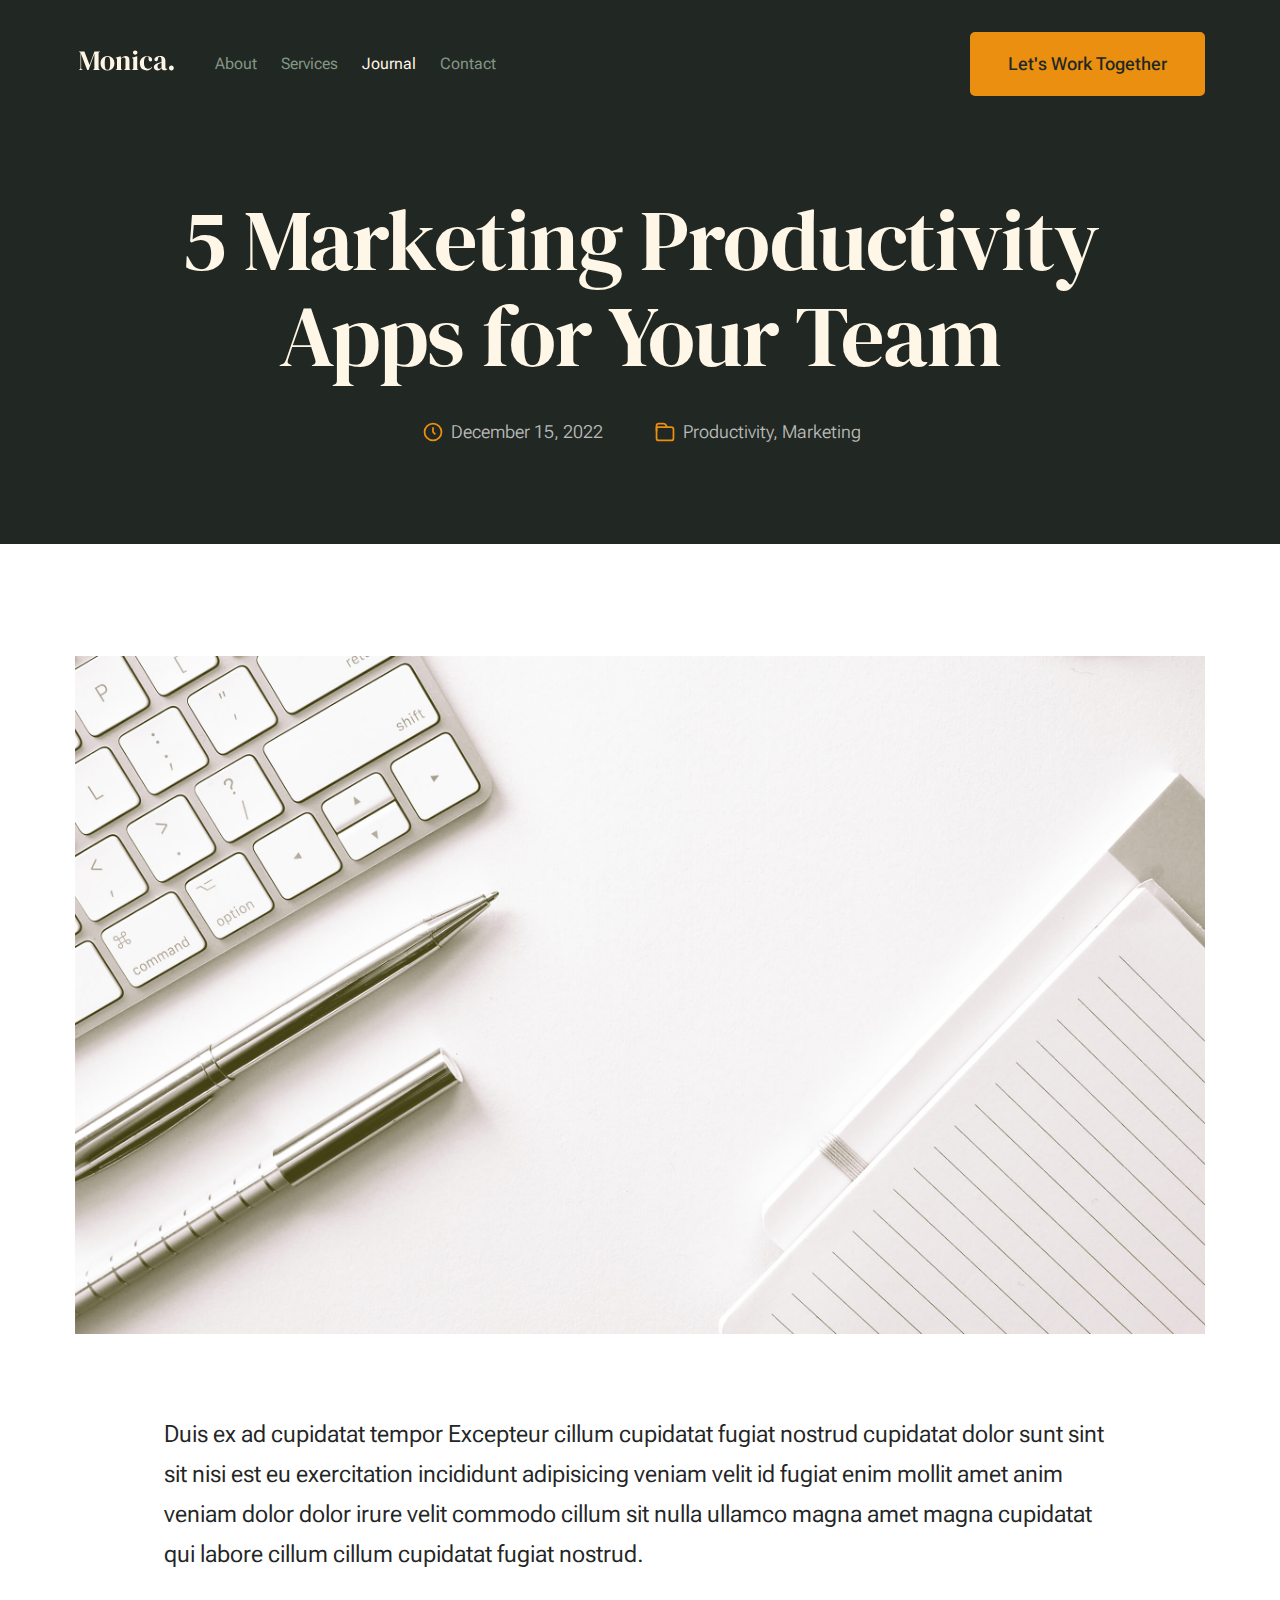
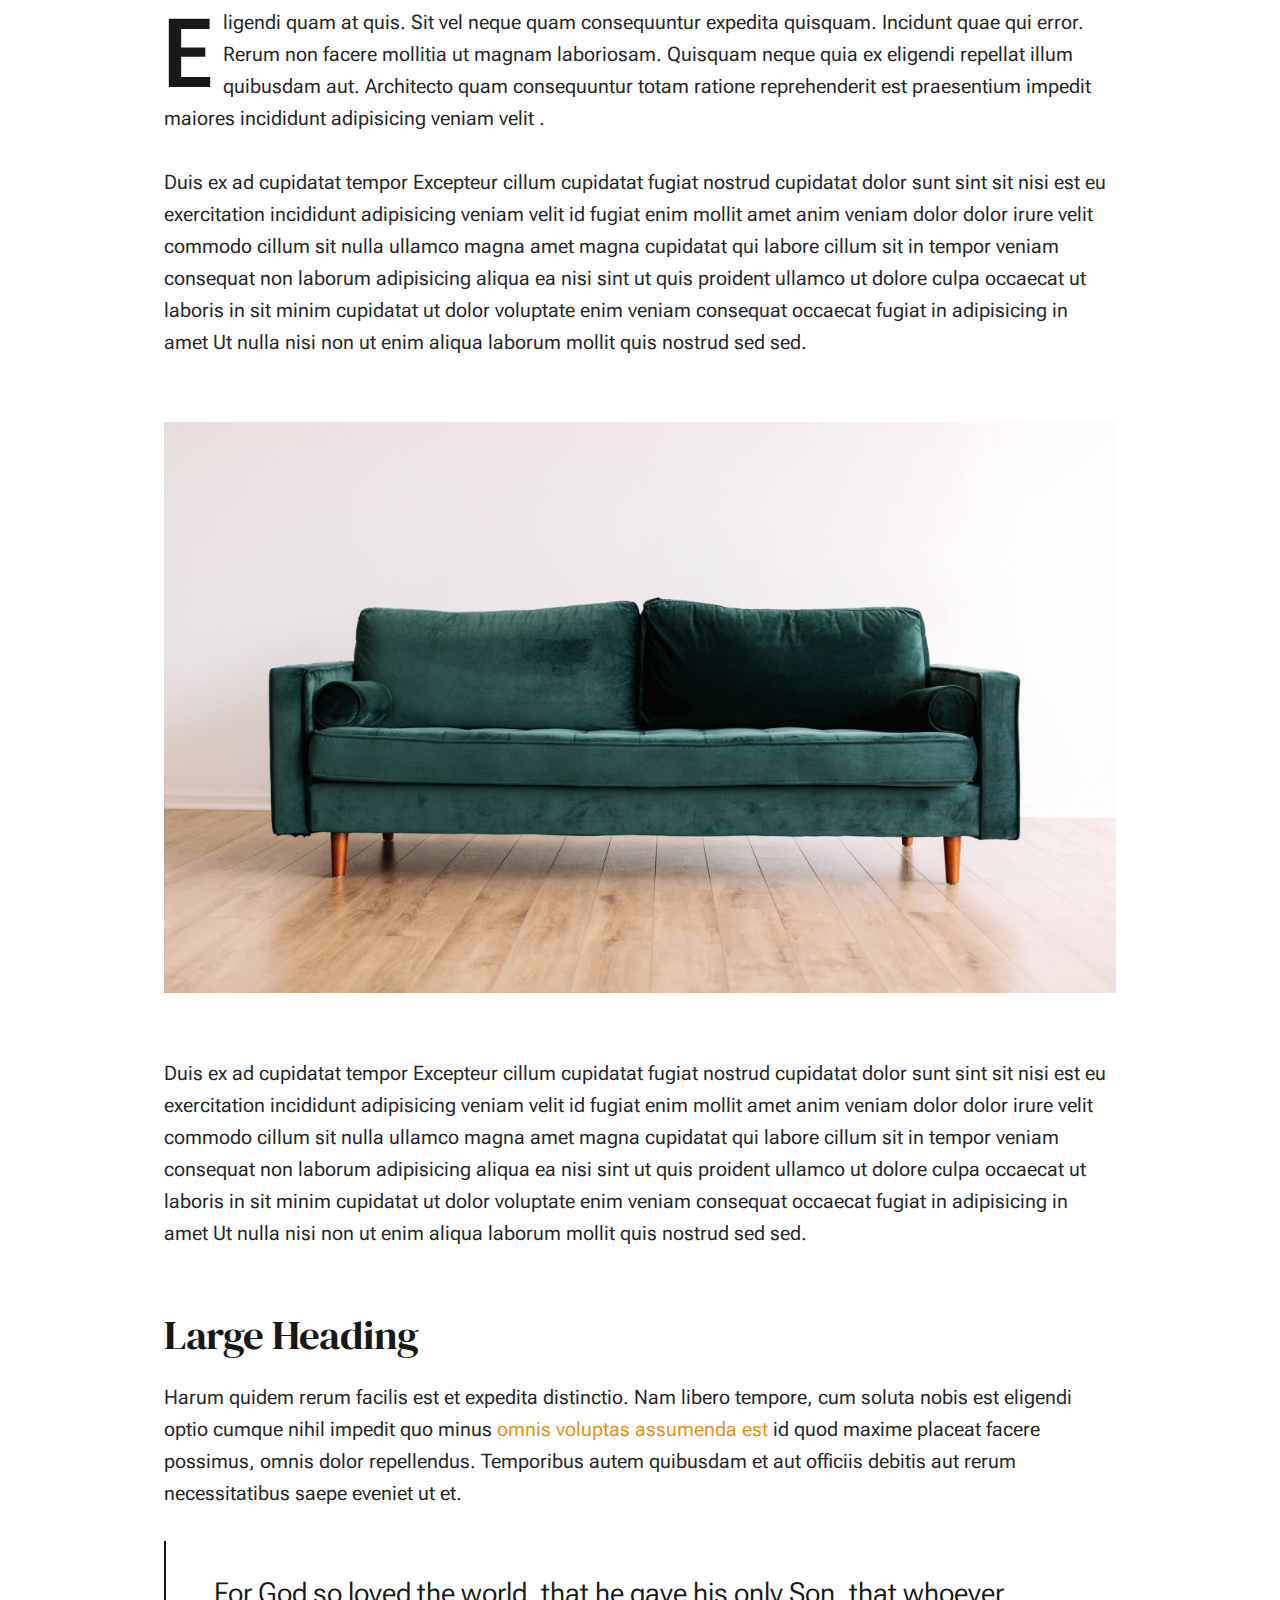
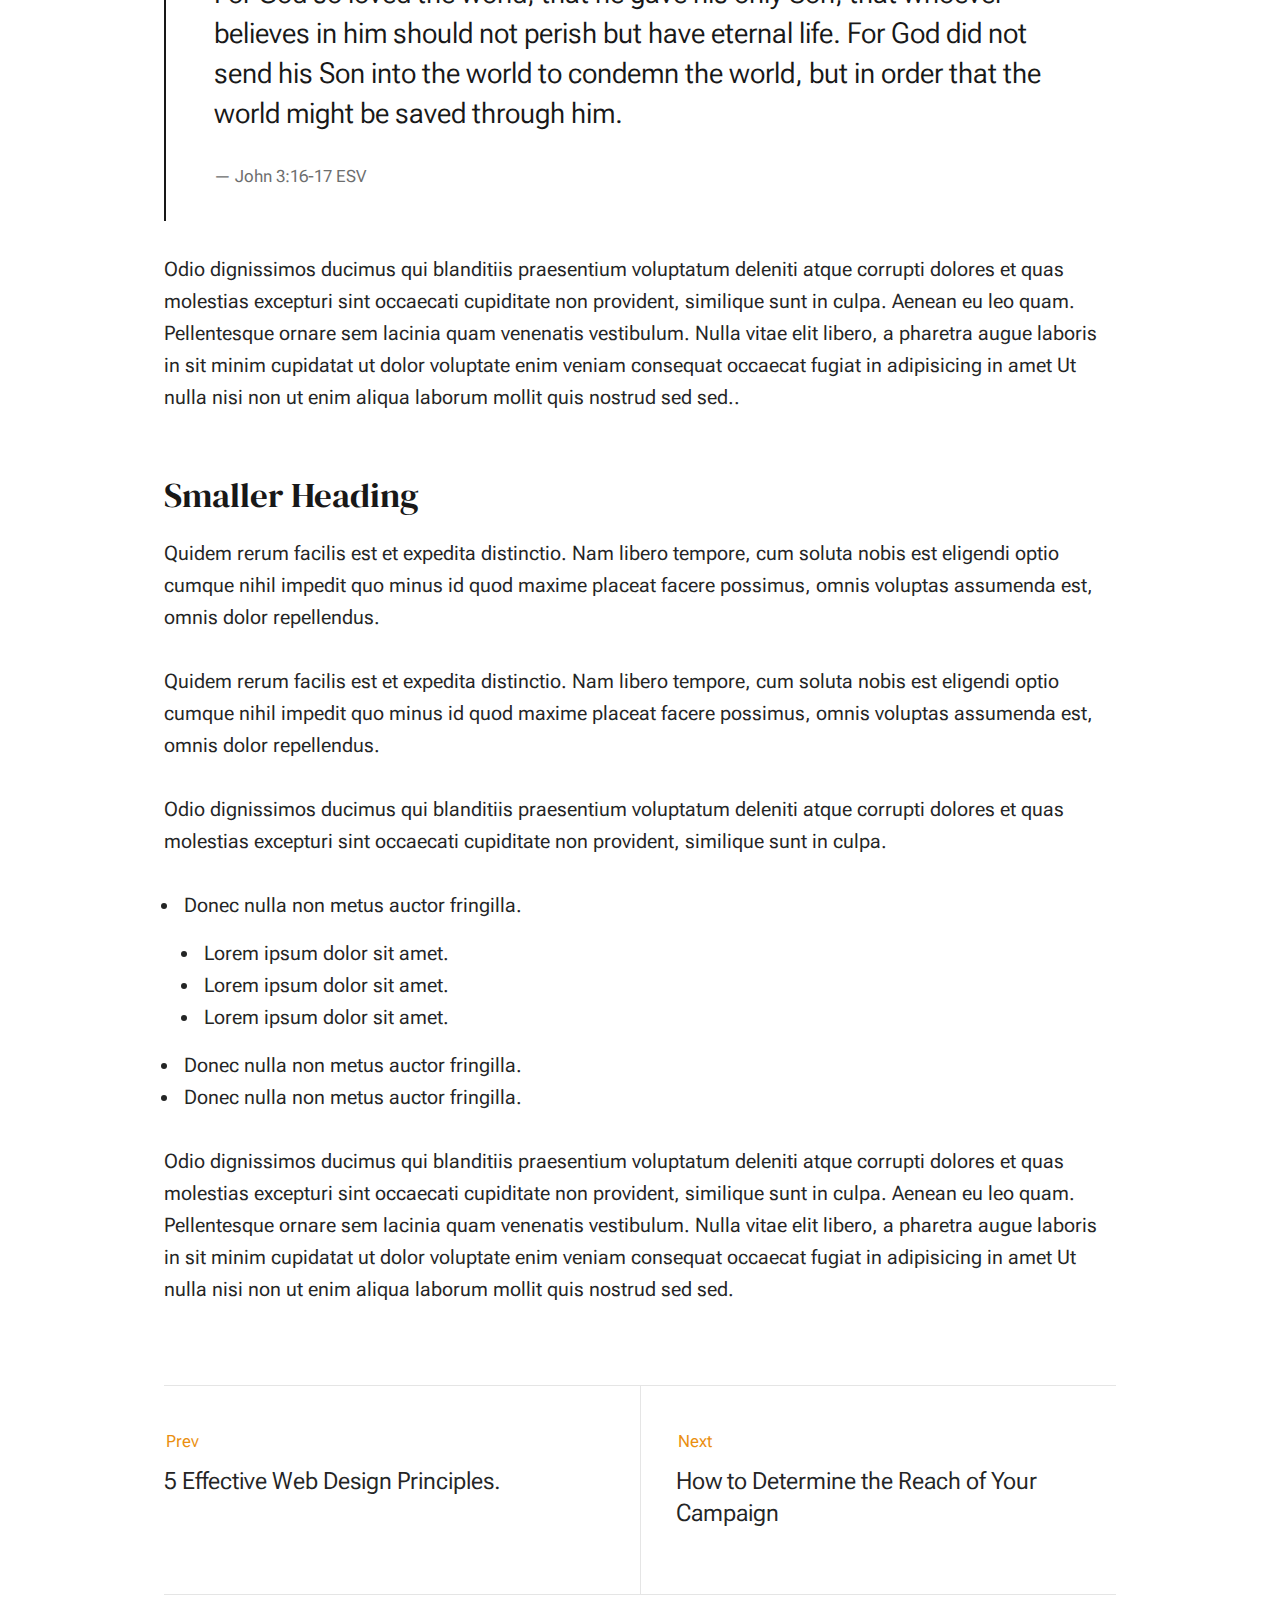
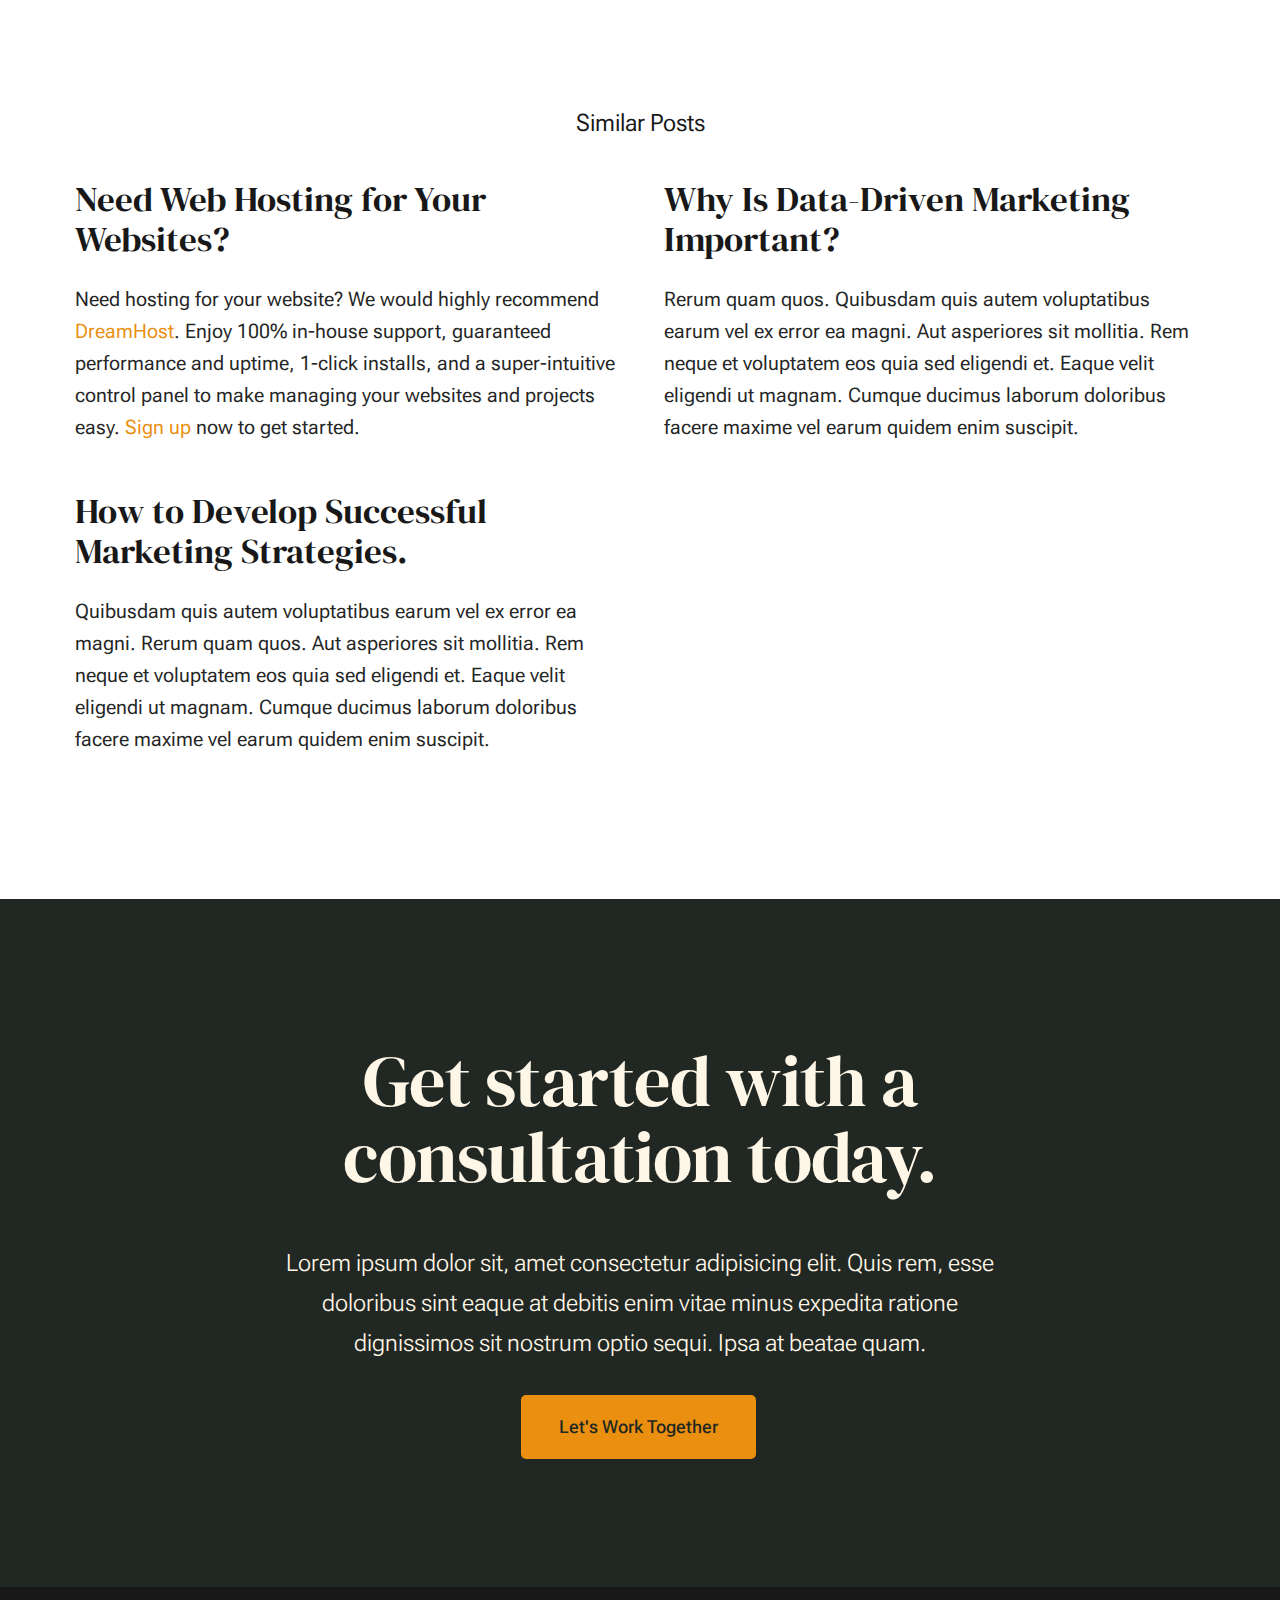
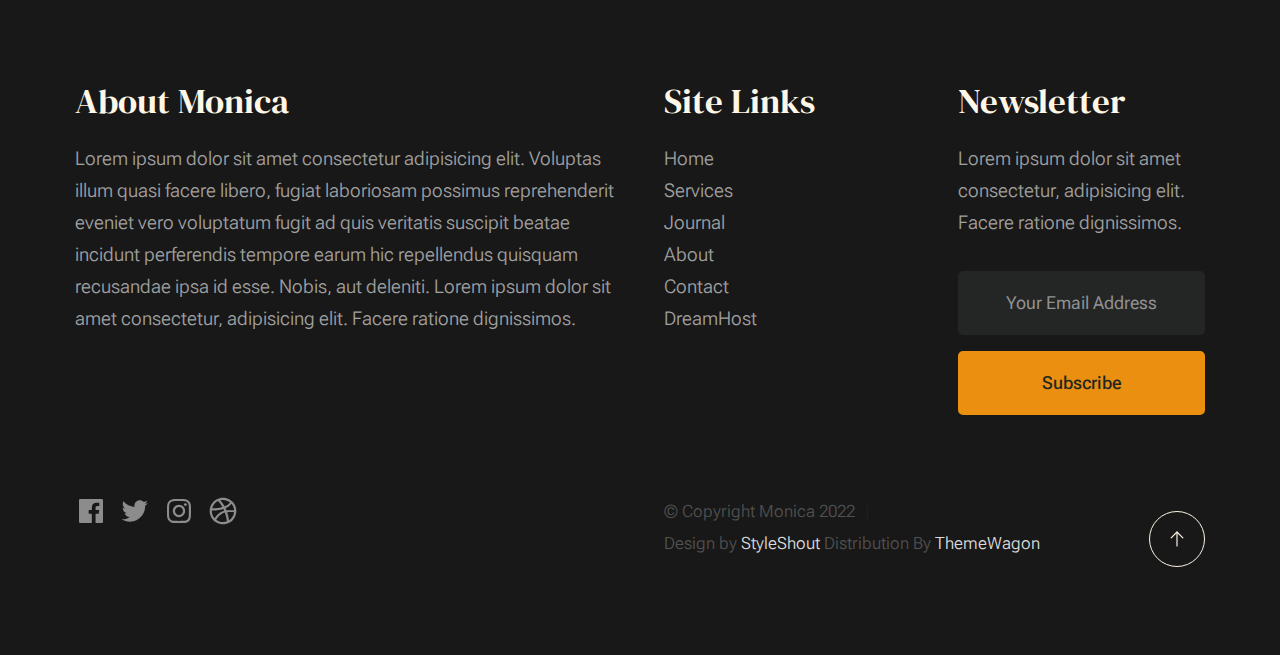
<file: single.html>
<!DOCTYPE html>
<html lang="en" class="no-js" >
<head>

    <!--- basic page needs
    ================================================== -->
    <meta charset="utf-8">
    <meta name="viewport" content="width=device-width, initial-scale=1">
    <title>Single - Monica</title>

    <script>
        document.documentElement.classList.remove('no-js');
        document.documentElement.classList.add('js');
    </script>

    <!-- CSS
    ================================================== -->
    <link rel="stylesheet" href="css/vendor.css">
    <link rel="stylesheet" href="css/styles.css">

    <!-- favicons
    ================================================== -->
    <link rel="apple-touch-icon" sizes="180x180" href="apple-touch-icon.png">
    <link rel="icon" type="image/png" sizes="32x32" href="favicon-32x32.png">
    <link rel="icon" type="image/png" sizes="16x16" href="favicon-16x16.png">
    <link rel="manifest" href="site.webmanifest">

</head>


<body id="top">


    <!-- preloader
    ================================================== -->
    <div id="preloader">
        <div id="loader" class="dots-fade">
            <div></div>
            <div></div>
            <div></div>
        </div>
    </div>


    <!-- page wrap
    ================================================== -->
    <div id="page" class="s-pagewrap">


        <!-- # site header 
        ================================================== -->
        <header class="s-header">

            <div class="row s-header__inner width-sixteen-col">

                <div class="s-header__block">
                    <div class="s-header__logo">
                        <a class="logo" href="index.html">
                            <img src="images/logo.svg" alt="Homepage">
                        </a>
                    </div>

                    <a class="s-header__menu-toggle" href="#0"><span>Menu</span></a>
                </div> <!-- end s-header__block -->

                <nav class="s-header__nav">    
                    <ul class="s-header__menu-links">
                        <li><a href="about.html">About</a></li>
                        <li><a href="services.html">Services</a></li>
                        <li class="current"><a href="blog.html">Journal</a></li>
                        <li><a href="contact.html">Contact</a></li>
                    </ul> <!-- s-header__menu-links -->

                    <div class="s-header__contact">
                        <a href="contact.html" class="btn btn--primary s-header__contact-btn">Let's Work Together</a>
                        
                    </div> <!-- s-header__contact -->    
                </nav> <!-- end s-header__nav -->

            </div> <!-- end s-header__inner -->

        </header> <!-- end s-header -->


        <!-- # site main content
        ================================================== -->
        <article id="content" class="s-content entry">

            <div class="s-pageheader entry__header">
                <div class="row">
                    <div class="column xl-12">

                        <h1 class="entry__title">
                            5 Marketing Productivity Apps for Your Team
                        </h1> <!-- end entry__title -->

                        <div class="entry__meta">
                            <div class="entry__meta-date">
                                <svg width="24" height="24" fill="none" viewBox="0 0 24 24">
                                    <circle cx="12" cy="12" r="7.25" stroke="currentColor" stroke-width="1.5"></circle>
                                    <path stroke="currentColor" stroke-width="1.5" d="M12 8V12L14 14"></path>
                                </svg>
                                December 15, 2022 
                            </div>
                            <div class="entry__meta-cat">
                                <svg width="24" height="24" fill="none" viewBox="0 0 24 24">
                                    <path stroke="currentColor" stroke-linecap="round" stroke-linejoin="round" stroke-width="1.5" d="M19.25 17.25V9.75C19.25 8.64543 18.3546 7.75 17.25 7.75H4.75V17.25C4.75 18.3546 5.64543 19.25 6.75 19.25H17.25C18.3546 19.25 19.25 18.3546 19.25 17.25Z"></path>
                                    <path stroke="currentColor" stroke-linecap="round" stroke-linejoin="round" stroke-width="1.5" d="M13.5 7.5L12.5685 5.7923C12.2181 5.14977 11.5446 4.75 10.8127 4.75H6.75C5.64543 4.75 4.75 5.64543 4.75 6.75V11"></path>
                                </svg>                                      
                                <span class="cat-links">
                                    <a href="blog.html">Productivity</a>
                                    <a href="blog.html">Marketing</a>
                                </span>
                            </div>
                        </div> <!-- end entry__meta -->

                    </div>
                </div>
            </div> <!-- end entry__header --> 

            <div class="s-pagecontent entry__content">

                <div class="row entry__media">
                    <div class="column xl-12">
                        <figure class="featured-image">
                            <img src="images/thumbs/single/standard-1200.jpg" 
                                 srcset="images/thumbs/single/standard-2400.jpg 2400w, 
                                         images/thumbs/single/standard-1200.jpg 1200w, 
                                         images/thumbs/single/standard-600.jpg 600w" sizes="(max-width: 2400px) 100vw, 2400px" alt="">
                        </figure>
                    </div>
                </div> <!-- end entry__media -->

                <div class="row entry__primary width-narrower">
                    <div class="column xl-12"> 

                            <p class="lead">
                            Duis ex ad cupidatat tempor Excepteur cillum cupidatat fugiat nostrud cupidatat dolor 
                            sunt sint sit nisi est eu exercitation incididunt adipisicing veniam velit id fugiat 
                            enim mollit amet anim veniam dolor dolor irure velit commodo cillum sit nulla ullamco 
                            magna amet magna cupidatat qui labore cillum cillum cupidatat fugiat nostrud. </p> 

                            <p class="drop-cap">
                            Eligendi quam at quis. Sit vel neque quam consequuntur expedita quisquam. Incidunt quae 
                            qui error. Rerum non facere mollitia ut magnam laboriosam. Quisquam neque quia ex eligendi 
                            repellat illum quibusdam aut. Architecto quam consequuntur totam ratione reprehenderit est 
                            praesentium impedit maiores incididunt adipisicing veniam velit .
                            </p>
    
                            <p>
                            Duis ex ad cupidatat tempor Excepteur cillum cupidatat fugiat nostrud cupidatat dolor 
                            sunt sint sit nisi est eu exercitation incididunt adipisicing veniam velit id fugiat 
                            enim mollit amet anim veniam dolor dolor irure velit commodo cillum sit nulla ullamco 
                            magna amet magna cupidatat qui labore cillum sit in tempor veniam consequat non laborum 
                            adipisicing aliqua ea nisi sint ut quis proident ullamco ut dolore culpa occaecat ut 
                            laboris in sit minim cupidatat ut dolor voluptate enim veniam consequat occaecat fugiat 
                            in adipisicing in amet Ut nulla nisi non ut enim aliqua laborum mollit quis nostrud sed sed.
                            </p>
            
                            <figure class="alignwide">
                                <img src="images/sample-1200.jpg" 
                                     srcset="images/sample-2400.jpg 2400w, 
                                             images/sample-1200.jpg 1200w, 
                                             images/sample-600.jpg 600w" sizes="(max-width: 2400px) 100vw, 2400px" alt="">
                            </figure>
    
                            <p>
                            Duis ex ad cupidatat tempor Excepteur cillum cupidatat fugiat nostrud cupidatat dolor 
                            sunt sint sit nisi est eu exercitation incididunt adipisicing veniam velit id fugiat 
                            enim mollit amet anim veniam dolor dolor irure velit commodo cillum sit nulla ullamco 
                            magna amet magna cupidatat qui labore cillum sit in tempor veniam consequat non laborum 
                            adipisicing aliqua ea nisi sint ut quis proident ullamco ut dolore culpa occaecat ut 
                            laboris in sit minim cupidatat ut dolor voluptate enim veniam consequat occaecat fugiat 
                            in adipisicing in amet Ut nulla nisi non ut enim aliqua laborum mollit quis nostrud sed sed.
                            </p>
    
                            <h2>Large Heading</h2>
        
                            <p>
                            Harum quidem rerum facilis est et expedita distinctio. Nam libero tempore, cum soluta 
                            nobis est eligendi optio cumque nihil impedit quo minus <a href="http://#">omnis voluptas assumenda est</a> 
                            id quod maxime placeat facere possimus, omnis dolor repellendus. Temporibus autem quibusdam et 
                            aut officiis debitis aut rerum necessitatibus saepe eveniet ut et.</p>
    
                            <blockquote>
                                <p>
                                For God so loved the world, that he gave his only Son, that whoever believes in 
                                him should not perish but have eternal life. For God did not send his Son into 
                                the world to condemn the world, but in order that the world might be 
                                saved through him.
                                </p>
                                <cite>John 3:16-17 ESV</cite>
                            </blockquote>
    
                            <p>
                            Odio dignissimos ducimus qui blanditiis praesentium voluptatum deleniti atque corrupti dolores 
                            et quas molestias excepturi sint occaecati cupiditate non provident, similique sunt in culpa. 
                            Aenean eu leo quam. Pellentesque ornare sem lacinia quam venenatis vestibulum. Nulla vitae elit 
                            libero, a pharetra augue laboris in sit minim cupidatat ut dolor voluptate enim veniam consequat 
                            occaecat fugiat in adipisicing in amet Ut nulla nisi non ut enim aliqua laborum mollit quis nostrud sed sed..</p>
    
                            <h3>Smaller Heading</h3>
    
                            <p>
                            Quidem rerum facilis est et expedita distinctio. Nam libero tempore, cum soluta nobis est 
                            eligendi optio cumque nihil impedit quo minus id quod maxime placeat facere possimus, omnis voluptas 
                            assumenda est, omnis dolor repellendus.
                            </p>
    
                            <p>
                            Quidem rerum facilis est et expedita distinctio. Nam libero tempore, cum soluta nobis est 
                            eligendi optio cumque nihil impedit quo minus id quod maxime placeat facere possimus, omnis voluptas 
                            assumenda est, omnis dolor repellendus.
                            </p>
                                    
                            <p>
                            Odio dignissimos ducimus qui blanditiis praesentium voluptatum deleniti atque corrupti dolores et 
                            quas molestias excepturi sint occaecati cupiditate non provident, similique sunt in culpa.</p>
    
                            <ul>
                                <li>Donec nulla non metus auctor fringilla.
                                    <ul>
                                        <li>Lorem ipsum dolor sit amet.</li>
                                        <li>Lorem ipsum dolor sit amet.</li>
                                        <li>Lorem ipsum dolor sit amet.</li>
                                    </ul>
                                </li>
                                <li>Donec nulla non metus auctor fringilla.</li>
                                <li>Donec nulla non metus auctor fringilla.</li>
                            </ul>
    
                            <p>
                            Odio dignissimos ducimus qui blanditiis praesentium voluptatum deleniti atque corrupti dolores et quas 
                            molestias excepturi sint occaecati cupiditate non provident, similique sunt in culpa. Aenean eu leo quam. 
                            Pellentesque ornare sem lacinia quam venenatis vestibulum. Nulla vitae elit libero, a pharetra augue 
                            laboris in sit minim cupidatat ut dolor voluptate enim veniam consequat occaecat fugiat in adipisicing 
                            in amet Ut nulla nisi non ut enim aliqua laborum mollit quis nostrud sed sed.
                            </p>        

                            <div class="post-nav">
                                <div class="post-nav__prev">
                                    <a href="single-standard.html" rel="prev">
                                        <span>Prev</span>
                                        5 Effective Web Design Principles. 
                                    </a>
                                </div>
                                <div class="post-nav__next">
                                    <a href="single-standard.html" rel="next">
                                        <span>Next</span>
                                        How to Determine the Reach of Your Campaign
                                    </a>
                                </div>
                            </div> <!-- end post-nav -->                                                   
                   
                    </div> <!-- end column-->
                </div> <!-- end entry__primary -->    
                
                <div class="row related-posts">
                    <div class="column xl-12">

                        <h4 class="text-center">Similar Posts</h4>

                        <div class="grid-list-items">
                
                            <div class="grid-list-items__item blog-card">
                                <div class="blog-card__header">
                                    <h3 class="blog-card__title"><a href="https://www.dreamhost.com/r.cgi?287326">Need Web Hosting for Your Websites?</a></h3>
                                </div>
                                <div class="blog-card__text">
                                    <p>
                                    Need hosting for your website? We would highly recommend <a href="https://www.dreamhost.com/r.cgi?287326">DreamHost</a>.
                                    Enjoy 100% in-house support, guaranteed performance and uptime, 1-click installs, and a super-intuitive control 
                                    panel to make managing your websites and projects easy. <a href="https://www.dreamhost.com/r.cgi?287326">Sign up</a> now to get started.
                                    </p>
                                </div>
                            </div> <!-- end blog-card -->
                            <div class="grid-list-items__item blog-card">
                                <div class="blog-card__header">
                                    <h3 class="blog-card__title"><a href="single.html">Why Is Data-Driven Marketing Important?</a></h3>
                                </div>
                                <div class="blog-card__text">
                                    <p>
                                    Rerum quam quos. Quibusdam quis autem voluptatibus earum vel ex error ea magni. Aut asperiores 
                                    sit mollitia. Rem neque et voluptatem eos quia sed eligendi et. Eaque velit eligendi ut 
                                    magnam. Cumque ducimus laborum doloribus facere maxime vel earum quidem enim suscipit.
                                    </p>
                                </div>
                            </div> <!-- end blog-card -->
                            <div class="grid-list-items__item blog-card">
                                <div class="blog-card__header">
                                    <h3 class="blog-card__title"><a href="single.html">How to Develop Successful Marketing Strategies.</a></h3>
                                </div>
                                <div class="blog-card__text">
                                    <p>
                                    Quibusdam quis autem voluptatibus earum vel ex error ea magni. Rerum quam quos. Aut asperiores 
                                    sit mollitia. Rem neque et voluptatem eos quia sed eligendi et. Eaque velit eligendi ut 
                                    magnam. Cumque ducimus laborum doloribus facere maxime vel earum quidem enim suscipit.
                                    </p>
                                </div>
                            </div> <!-- end blog card -->
                        
                        </div> <!-- end grid-list-items -->
                          
                    </div> <!-- end column -->
                </div> <!-- end related-posts --> 

            </div> <!-- end entry__content -->

        </article> <!-- s-content entry-->
        

        <!-- # cta
        ================================================== -->
        <section id="cta" class="s-cta">

            <div class="row row-x-center text-center">
                <div class="column xl-8 lg-12">

                    <div class="s-cta__content">
                        <h2 class="text-display-title">
                        Get started with a consultation today.
                        </h2>
                        <p class="lead">
                        Lorem ipsum dolor sit, amet consectetur adipisicing elit. Quis rem, esse doloribus sint eaque at debitis enim vitae minus expedita ratione dignissimos sit nostrum optio sequi. Ipsa at beatae quam.
                        </p>
                        <a href="contact.html" class="btn btn--primary">Let's Work Together</a>
                    </div>

                </div>
            </div>

        </section> <!-- end s-cta -->


        <!-- # footer 
        ================================================== -->
        <footer class="s-footer">
            <div class="row s-footer__content">
                <div class="column xl-6 lg-6 md-12 s-footer__block s-footer__about">                    
                    <h3>About Monica</h3>
                    <p>
                    Lorem ipsum dolor sit amet consectetur adipisicing elit. Voluptas illum quasi facere libero, 
                    fugiat laboriosam possimus reprehenderit eveniet vero voluptatum fugit ad quis veritatis suscipit beatae 
                    incidunt perferendis tempore earum hic repellendus quisquam recusandae ipsa id esse. Nobis, aut deleniti.
                    Lorem ipsum dolor sit amet consectetur, adipisicing elit. Facere ratione dignissimos.
                    </p>               
                </div>                
                <div class="column xl-3 lg-6 md-12 s-footer__block s-footer__site-links">
                    <h3>Site Links</h3>
                    <ul class="link-list">
                        <li><a href="index.html">Home</a></li>
                        <li><a href="services.html">Services</a></li>
                        <li><a href="blog.html">Journal</a></li>
                        <li><a href="about.html">About</a></li>
                        <li><a href="contact.html">Contact</a></li>
                        <li><a href="https://www.dreamhost.com/r.cgi?287326">DreamHost</a></li>
                    </ul>
                </div>
                <div class="column xl-3 lg-6 md-12 tab-12 s-footer__block s-footer__newsletter">
                    <h3>Newsletter</h3>

                    <p>
                    Lorem ipsum dolor sit amet consectetur, adipisicing elit. Facere ratione dignissimos.
                    </p>

                    <div class="subscribe-form">
                        <form id="mc-form" class="mc-form">
                            <input type="email" name="EMAIL" id="mce-EMAIL" class="u-fullwidth text-center" placeholder="Your Email Address" title="The domain portion of the email address is invalid (the portion after the @)." pattern="^([^\x00-\x20\x22\x28\x29\x2c\x2e\x3a-\x3c\x3e\x40\x5b-\x5d\x7f-\xff]+|\x22([^\x0d\x22\x5c\x80-\xff]|\x5c[\x00-\x7f])*\x22)(\x2e([^\x00-\x20\x22\x28\x29\x2c\x2e\x3a-\x3c\x3e\x40\x5b-\x5d\x7f-\xff]+|\x22([^\x0d\x22\x5c\x80-\xff]|\x5c[\x00-\x7f])*\x22))*\x40([^\x00-\x20\x22\x28\x29\x2c\x2e\x3a-\x3c\x3e\x40\x5b-\x5d\x7f-\xff]+|\x5b([^\x0d\x5b-\x5d\x80-\xff]|\x5c[\x00-\x7f])*\x5d)(\x2e([^\x00-\x20\x22\x28\x29\x2c\x2e\x3a-\x3c\x3e\x40\x5b-\x5d\x7f-\xff]+|\x5b([^\x0d\x5b-\x5d\x80-\xff]|\x5c[\x00-\x7f])*\x5d))*(\.\w{2,})+$" required>
                            <input type="submit" name="subscribe" value="Subscribe" class="btn btn--primary btn--small u-fullwidth">
                            <!-- <div style="position: absolute; left: -5000px;" aria-hidden="true"><input type="text" name="b_cdb7b577e41181934ed6a6a44_9a91cfe7b3" tabindex="-1" value=""></div> -->
                            <div class="mc-status"></div>
                        </form>
                    </div>
                </div>
            </div>    
            
            <div class="row s-footer__bottom">
                <div class="column xl-6 lg-12">
                    <ul class="s-footer__social social-list">
                        <li>
                            <a href="#0">
                                <svg xmlns="http://www.w3.org/2000/svg" width="24" height="24" viewBox="0 0 24 24" style="fill:rgba(0, 0, 0, 1);transform:;-ms-filter:"><path d="M20,3H4C3.447,3,3,3.448,3,4v16c0,0.552,0.447,1,1,1h8.615v-6.96h-2.338v-2.725h2.338v-2c0-2.325,1.42-3.592,3.5-3.592 c0.699-0.002,1.399,0.034,2.095,0.107v2.42h-1.435c-1.128,0-1.348,0.538-1.348,1.325v1.735h2.697l-0.35,2.725h-2.348V21H20 c0.553,0,1-0.448,1-1V4C21,3.448,20.553,3,20,3z"></path></svg>
                                <span class="u-screen-reader-text">Facebook</span>
                            </a>
                        </li>
                        <li>
                            <a href="#0">
                                <svg xmlns="http://www.w3.org/2000/svg" width="24" height="24" viewBox="0 0 24 24" style="fill:rgba(0, 0, 0, 1);transform:;-ms-filter:"><path d="M19.633,7.997c0.013,0.175,0.013,0.349,0.013,0.523c0,5.325-4.053,11.461-11.46,11.461c-2.282,0-4.402-0.661-6.186-1.809 c0.324,0.037,0.636,0.05,0.973,0.05c1.883,0,3.616-0.636,5.001-1.721c-1.771-0.037-3.255-1.197-3.767-2.793 c0.249,0.037,0.499,0.062,0.761,0.062c0.361,0,0.724-0.05,1.061-0.137c-1.847-0.374-3.23-1.995-3.23-3.953v-0.05 c0.537,0.299,1.16,0.486,1.82,0.511C3.534,9.419,2.823,8.184,2.823,6.787c0-0.748,0.199-1.434,0.548-2.032 c1.983,2.443,4.964,4.04,8.306,4.215c-0.062-0.3-0.1-0.611-0.1-0.923c0-2.22,1.796-4.028,4.028-4.028 c1.16,0,2.207,0.486,2.943,1.272c0.91-0.175,1.782-0.512,2.556-0.973c-0.299,0.935-0.936,1.721-1.771,2.22 c0.811-0.088,1.597-0.312,2.319-0.624C21.104,6.712,20.419,7.423,19.633,7.997z"></path></svg>
                                <span class="u-screen-reader-text">Twitter</span>
                            </a>
                        </li>
                        <li>
                            <a href="#0">
                                <svg xmlns="http://www.w3.org/2000/svg" width="24" height="24" viewBox="0 0 24 24" style="fill:rgba(0, 0, 0, 1);transform:;-ms-filter:"><path d="M11.999,7.377c-2.554,0-4.623,2.07-4.623,4.623c0,2.554,2.069,4.624,4.623,4.624c2.552,0,4.623-2.07,4.623-4.624 C16.622,9.447,14.551,7.377,11.999,7.377L11.999,7.377z M11.999,15.004c-1.659,0-3.004-1.345-3.004-3.003 c0-1.659,1.345-3.003,3.004-3.003s3.002,1.344,3.002,3.003C15.001,13.659,13.658,15.004,11.999,15.004L11.999,15.004z"></path><circle cx="16.806" cy="7.207" r="1.078"></circle><path d="M20.533,6.111c-0.469-1.209-1.424-2.165-2.633-2.632c-0.699-0.263-1.438-0.404-2.186-0.42 c-0.963-0.042-1.268-0.054-3.71-0.054s-2.755,0-3.71,0.054C7.548,3.074,6.809,3.215,6.11,3.479C4.9,3.946,3.945,4.902,3.477,6.111 c-0.263,0.7-0.404,1.438-0.419,2.186c-0.043,0.962-0.056,1.267-0.056,3.71c0,2.442,0,2.753,0.056,3.71 c0.015,0.748,0.156,1.486,0.419,2.187c0.469,1.208,1.424,2.164,2.634,2.632c0.696,0.272,1.435,0.426,2.185,0.45 c0.963,0.042,1.268,0.055,3.71,0.055s2.755,0,3.71-0.055c0.747-0.015,1.486-0.157,2.186-0.419c1.209-0.469,2.164-1.424,2.633-2.633 c0.263-0.7,0.404-1.438,0.419-2.186c0.043-0.962,0.056-1.267,0.056-3.71s0-2.753-0.056-3.71C20.941,7.57,20.801,6.819,20.533,6.111z M19.315,15.643c-0.007,0.576-0.111,1.147-0.311,1.688c-0.305,0.787-0.926,1.409-1.712,1.711c-0.535,0.199-1.099,0.303-1.67,0.311 c-0.95,0.044-1.218,0.055-3.654,0.055c-2.438,0-2.687,0-3.655-0.055c-0.569-0.007-1.135-0.112-1.669-0.311 c-0.789-0.301-1.414-0.923-1.719-1.711c-0.196-0.534-0.302-1.099-0.311-1.669c-0.043-0.95-0.053-1.218-0.053-3.654 c0-2.437,0-2.686,0.053-3.655c0.007-0.576,0.111-1.146,0.311-1.687c0.305-0.789,0.93-1.41,1.719-1.712 c0.534-0.198,1.1-0.303,1.669-0.311c0.951-0.043,1.218-0.055,3.655-0.055c2.437,0,2.687,0,3.654,0.055 c0.571,0.007,1.135,0.112,1.67,0.311c0.786,0.303,1.407,0.925,1.712,1.712c0.196,0.534,0.302,1.099,0.311,1.669 c0.043,0.951,0.054,1.218,0.054,3.655c0,2.436,0,2.698-0.043,3.654H19.315z"></path></svg>
                                <span class="u-screen-reader-text">Instagram</span>
                            </a>
                        </li>
                        <li>
                            <a href="#0">
                                <svg xmlns="http://www.w3.org/2000/svg" width="24" height="24" viewBox="0 0 24 24" style="fill: rgba(0, 0, 0, 1);transform: ;msFilter:;"><path d="M20.66 6.98a9.932 9.932 0 0 0-3.641-3.64C15.486 2.447 13.813 2 12 2s-3.486.447-5.02 1.34c-1.533.893-2.747 2.107-3.64 3.64S2 10.187 2 12s.446 3.487 1.34 5.02a9.924 9.924 0 0 0 3.641 3.64C8.514 21.553 10.187 22 12 22s3.486-.447 5.02-1.34a9.932 9.932 0 0 0 3.641-3.64C21.554 15.487 22 13.813 22 12s-.446-3.487-1.34-5.02zM12 3.66c2 0 3.772.64 5.32 1.919-.92 1.174-2.286 2.14-4.1 2.9-1.002-1.813-2.088-3.327-3.261-4.54A7.715 7.715 0 0 1 12 3.66zM5.51 6.8a8.116 8.116 0 0 1 2.711-2.22c1.212 1.201 2.325 2.7 3.34 4.5-2 .6-4.114.9-6.341.9-.573 0-1.006-.013-1.3-.04A8.549 8.549 0 0 1 5.51 6.8zM3.66 12c0-.054.003-.12.01-.2.007-.08.01-.146.01-.2.254.014.641.02 1.161.02 2.666 0 5.146-.367 7.439-1.1.187.373.381.793.58 1.26-1.32.293-2.674 1.006-4.061 2.14S6.4 16.247 5.76 17.5c-1.4-1.587-2.1-3.42-2.1-5.5zM12 20.34c-1.894 0-3.594-.587-5.101-1.759.601-1.187 1.524-2.322 2.771-3.401 1.246-1.08 2.483-1.753 3.71-2.02a29.441 29.441 0 0 1 1.56 6.62 8.166 8.166 0 0 1-2.94.56zm7.08-3.96a8.351 8.351 0 0 1-2.58 2.621c-.24-2.08-.7-4.107-1.379-6.081.932-.066 1.765-.1 2.5-.1.799 0 1.686.034 2.659.1a8.098 8.098 0 0 1-1.2 3.46zm-1.24-5c-1.16 0-2.233.047-3.22.14a27.053 27.053 0 0 0-.68-1.62c2.066-.906 3.532-2.006 4.399-3.3 1.2 1.414 1.854 3.027 1.96 4.84-.812-.04-1.632-.06-2.459-.06z"></path></svg>
                                <span class="u-screen-reader-text">Dribbble</span>
                            </a>
                        </li>
                    </ul> <!-- end s-footer__social -->
                </div>
                <div class="column xl-6 lg-12">
                    <p class="ss-copyright">
                        <span>© Copyright Monica 2022</span> 
                        <span>Design by <a href="https://www.styleshout.com/">StyleShout</a> Distribution By <a href="https://themewagon.com">ThemeWagon</a></span>
                    </p>
                </div>

                <div class="ss-go-top">
                    <a class="smoothscroll" title="Back to Top" href="#top">
                        <svg xmlns="http://www.w3.org/2000/svg" viewBox="0 0 24 24" width="36" height="36" fill="none" stroke="#ffffff" stroke-width="1" stroke-linecap="round" stroke-linejoin="round">&lt;!--!  Atomicons Free 1.00 by @atisalab License - https://atomicons.com/license/ (Icons: CC BY 4.0) Copyright 2021 Atomicons --&gt;<polyline points="17 11 12 6 7 11"></polyline><line x1="12" y1="18" x2="12" y2="6"></line></svg>
                    </a>
                </div> <!-- end ss-go-top -->
            </div>
            
        </footer> <!-- end s-footer -->

    </div> <!-- end page-wrap -->

    <!-- Java Script
    ================================================== -->
    <script src="js/plugins.js"></script>
    <script src="js/main.js"></script>

</body>
</html>
</file>
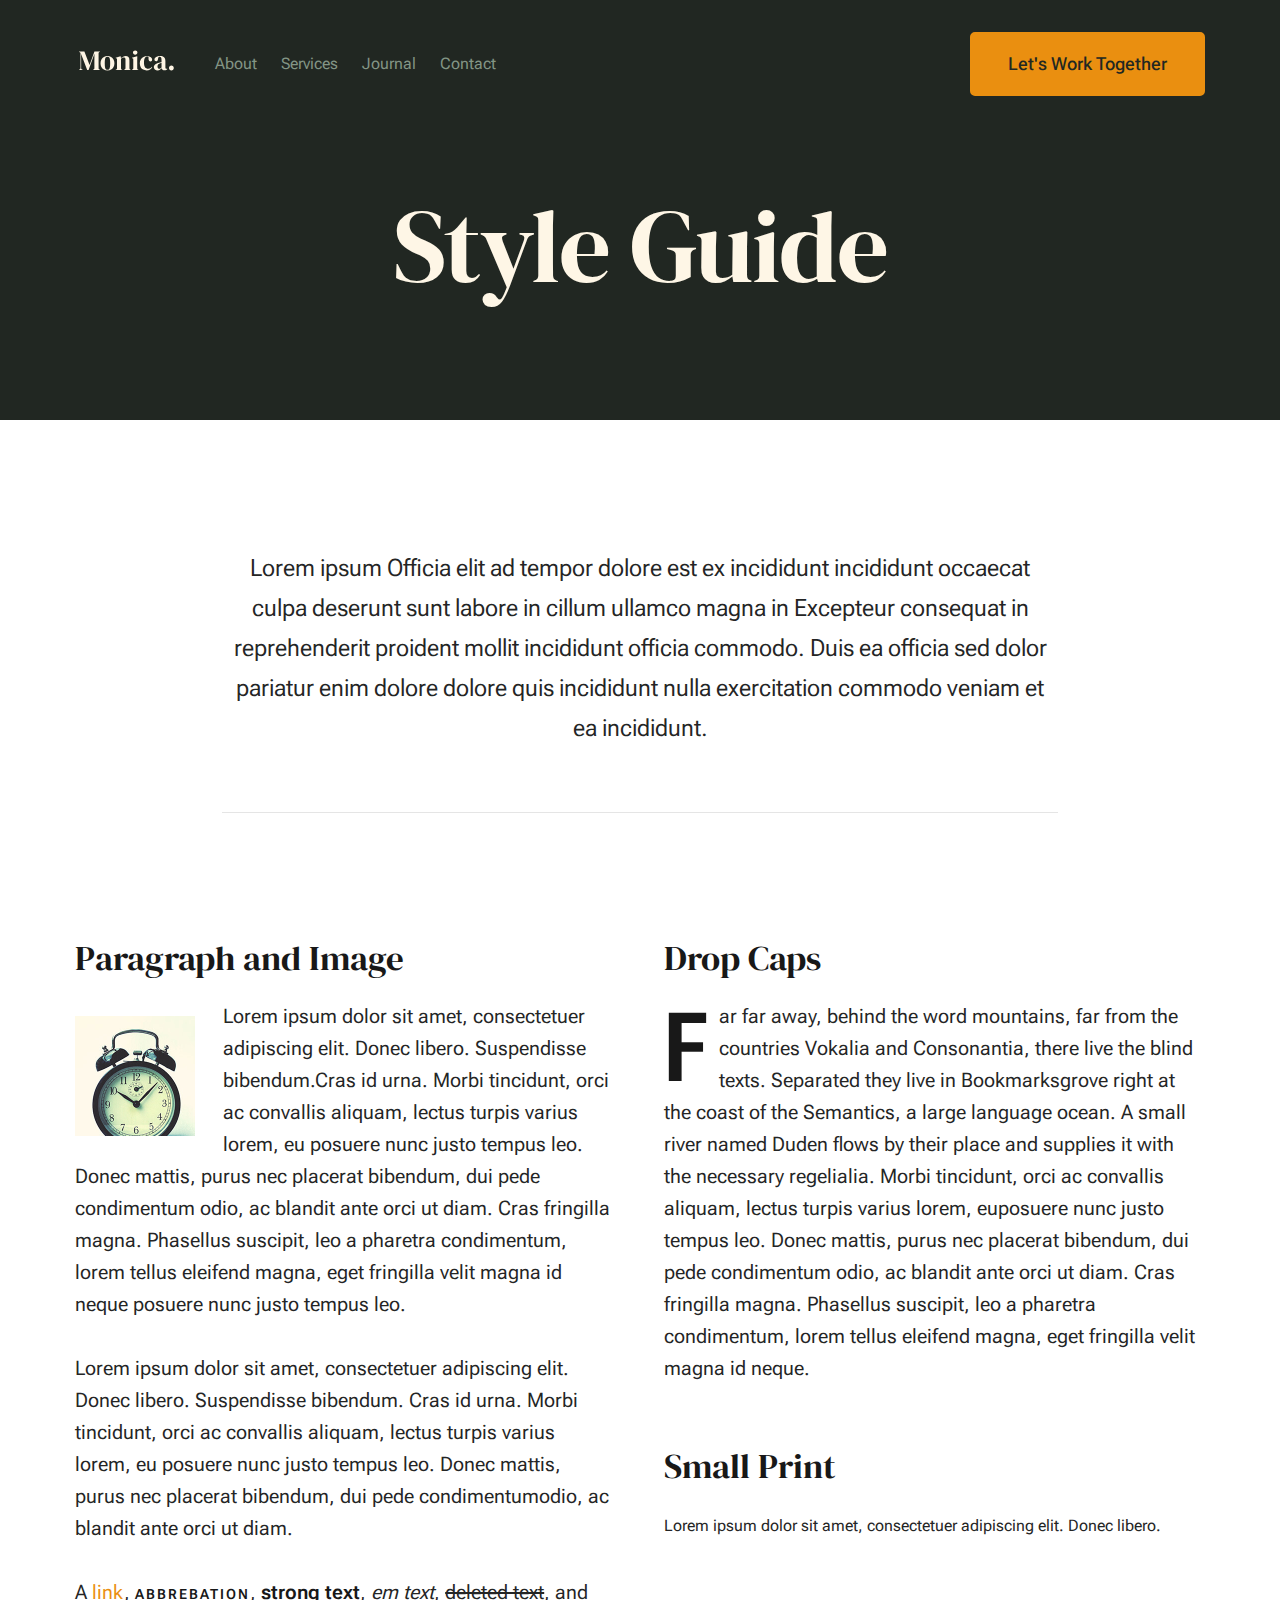
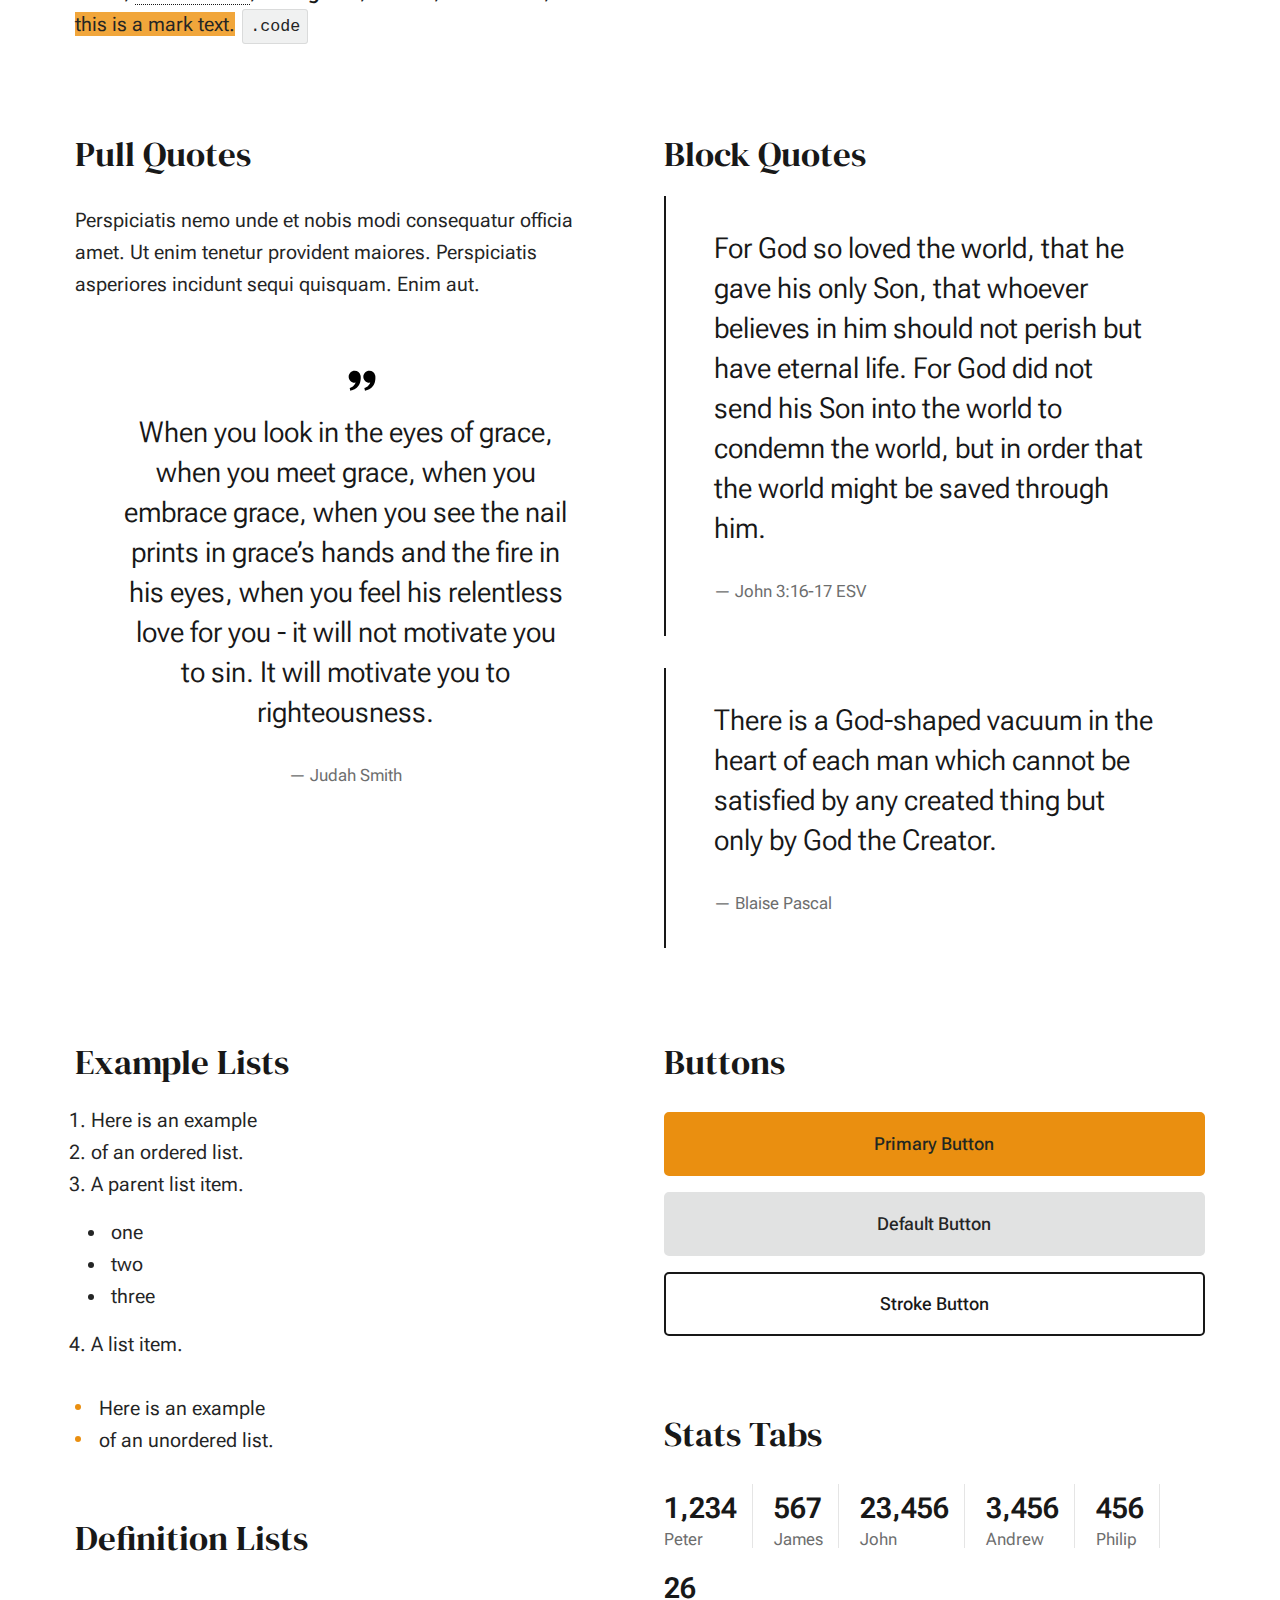
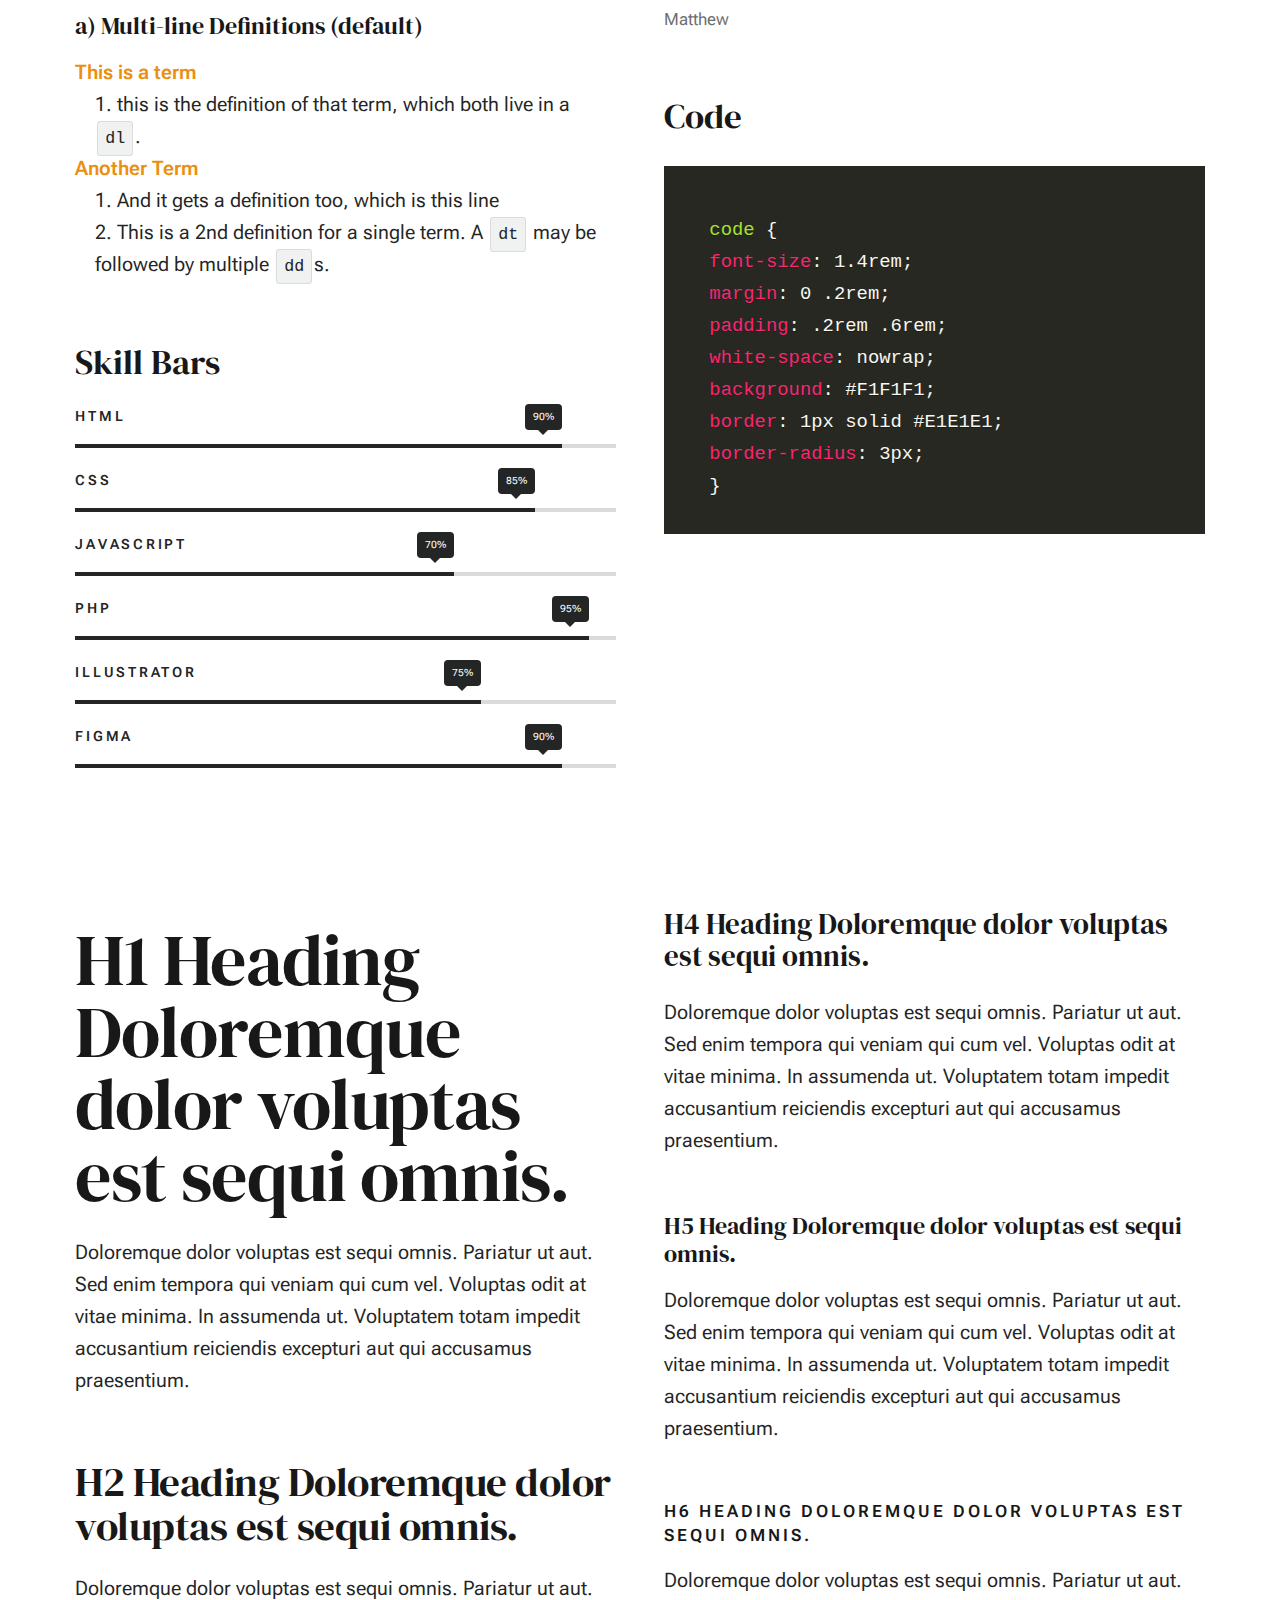
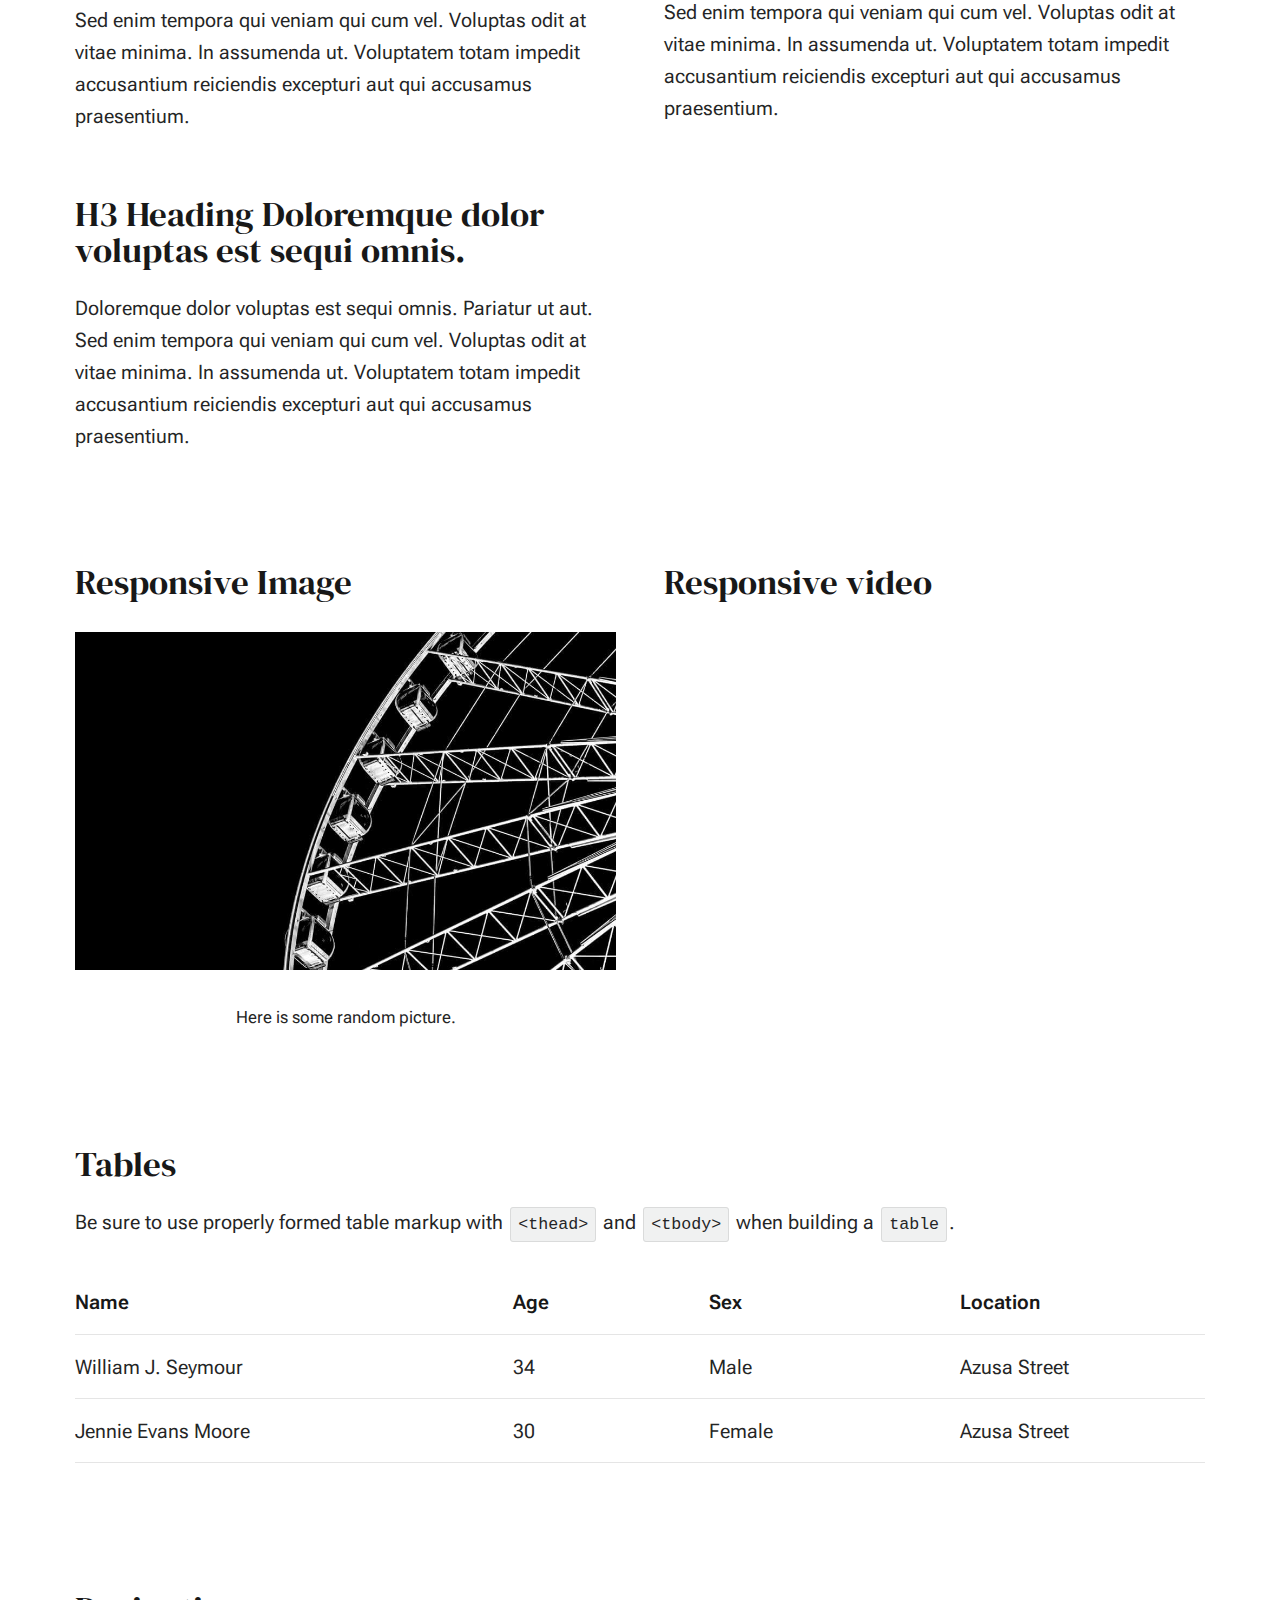
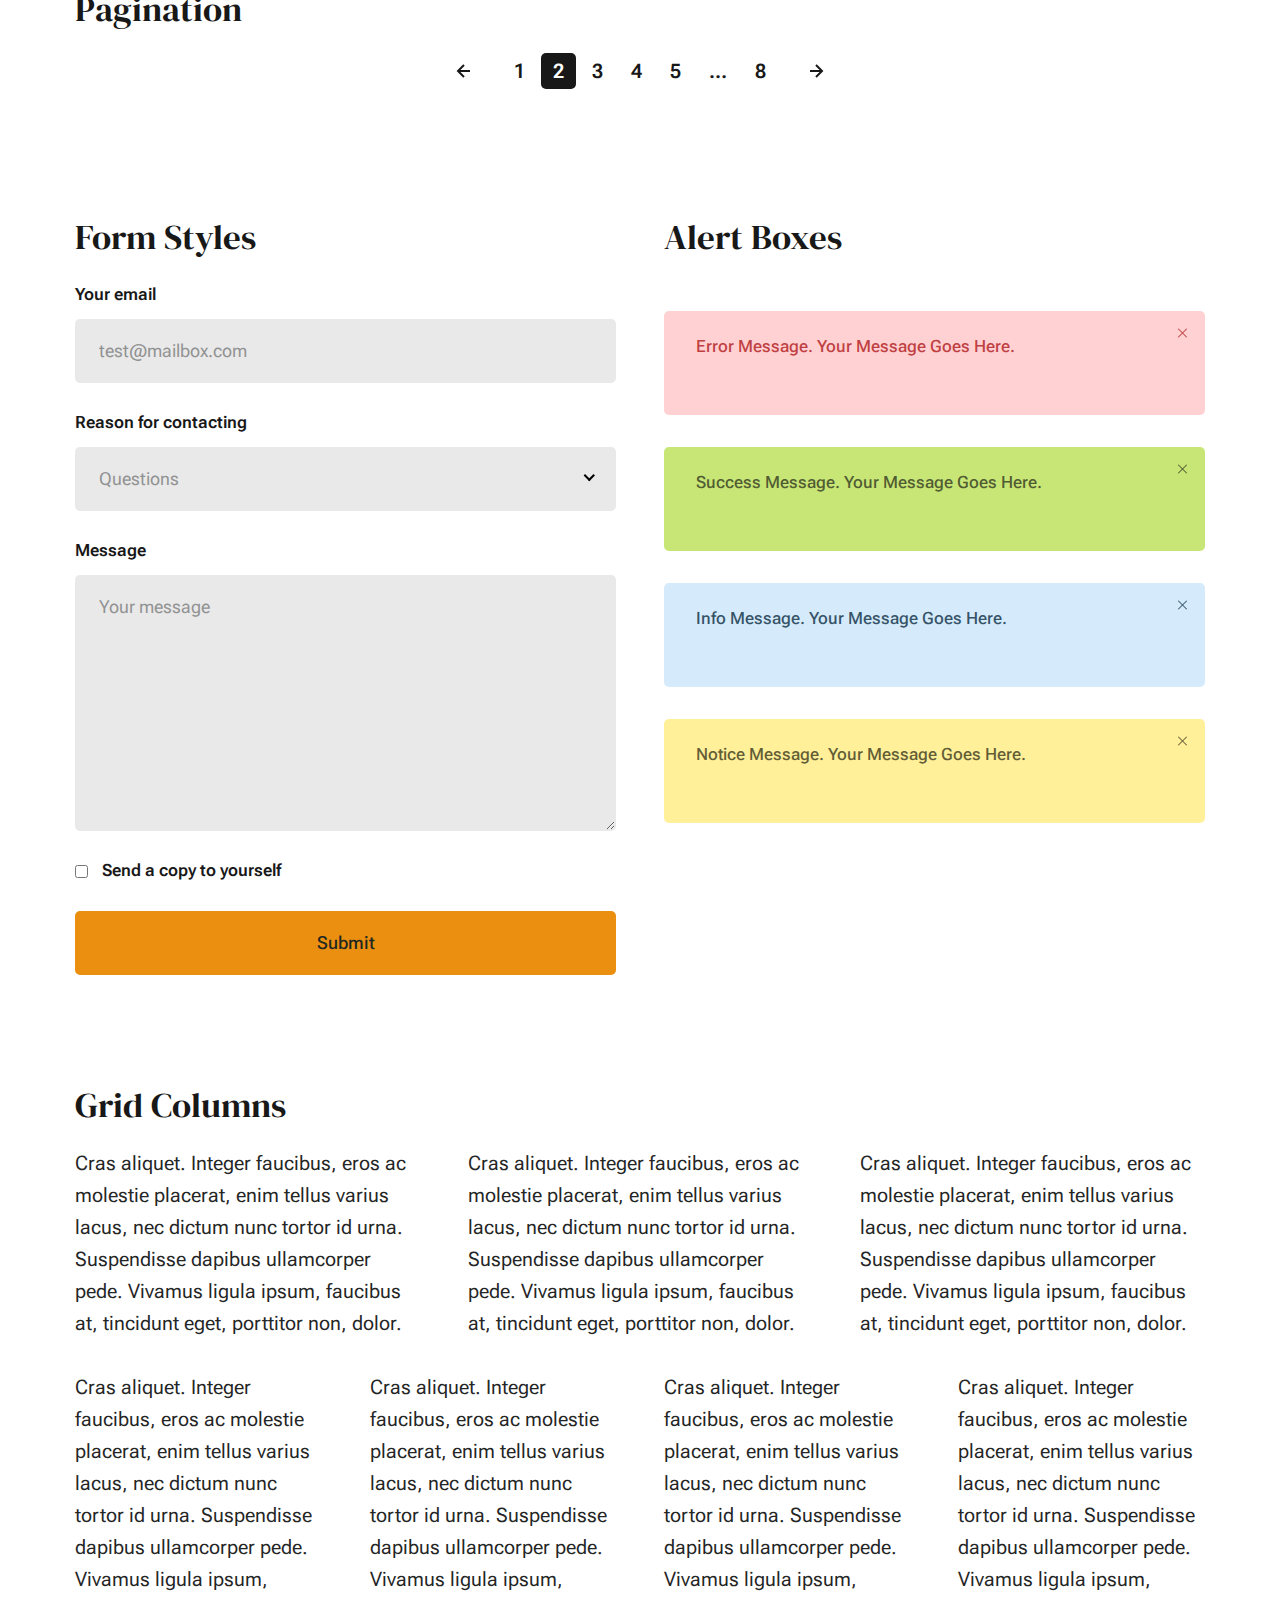
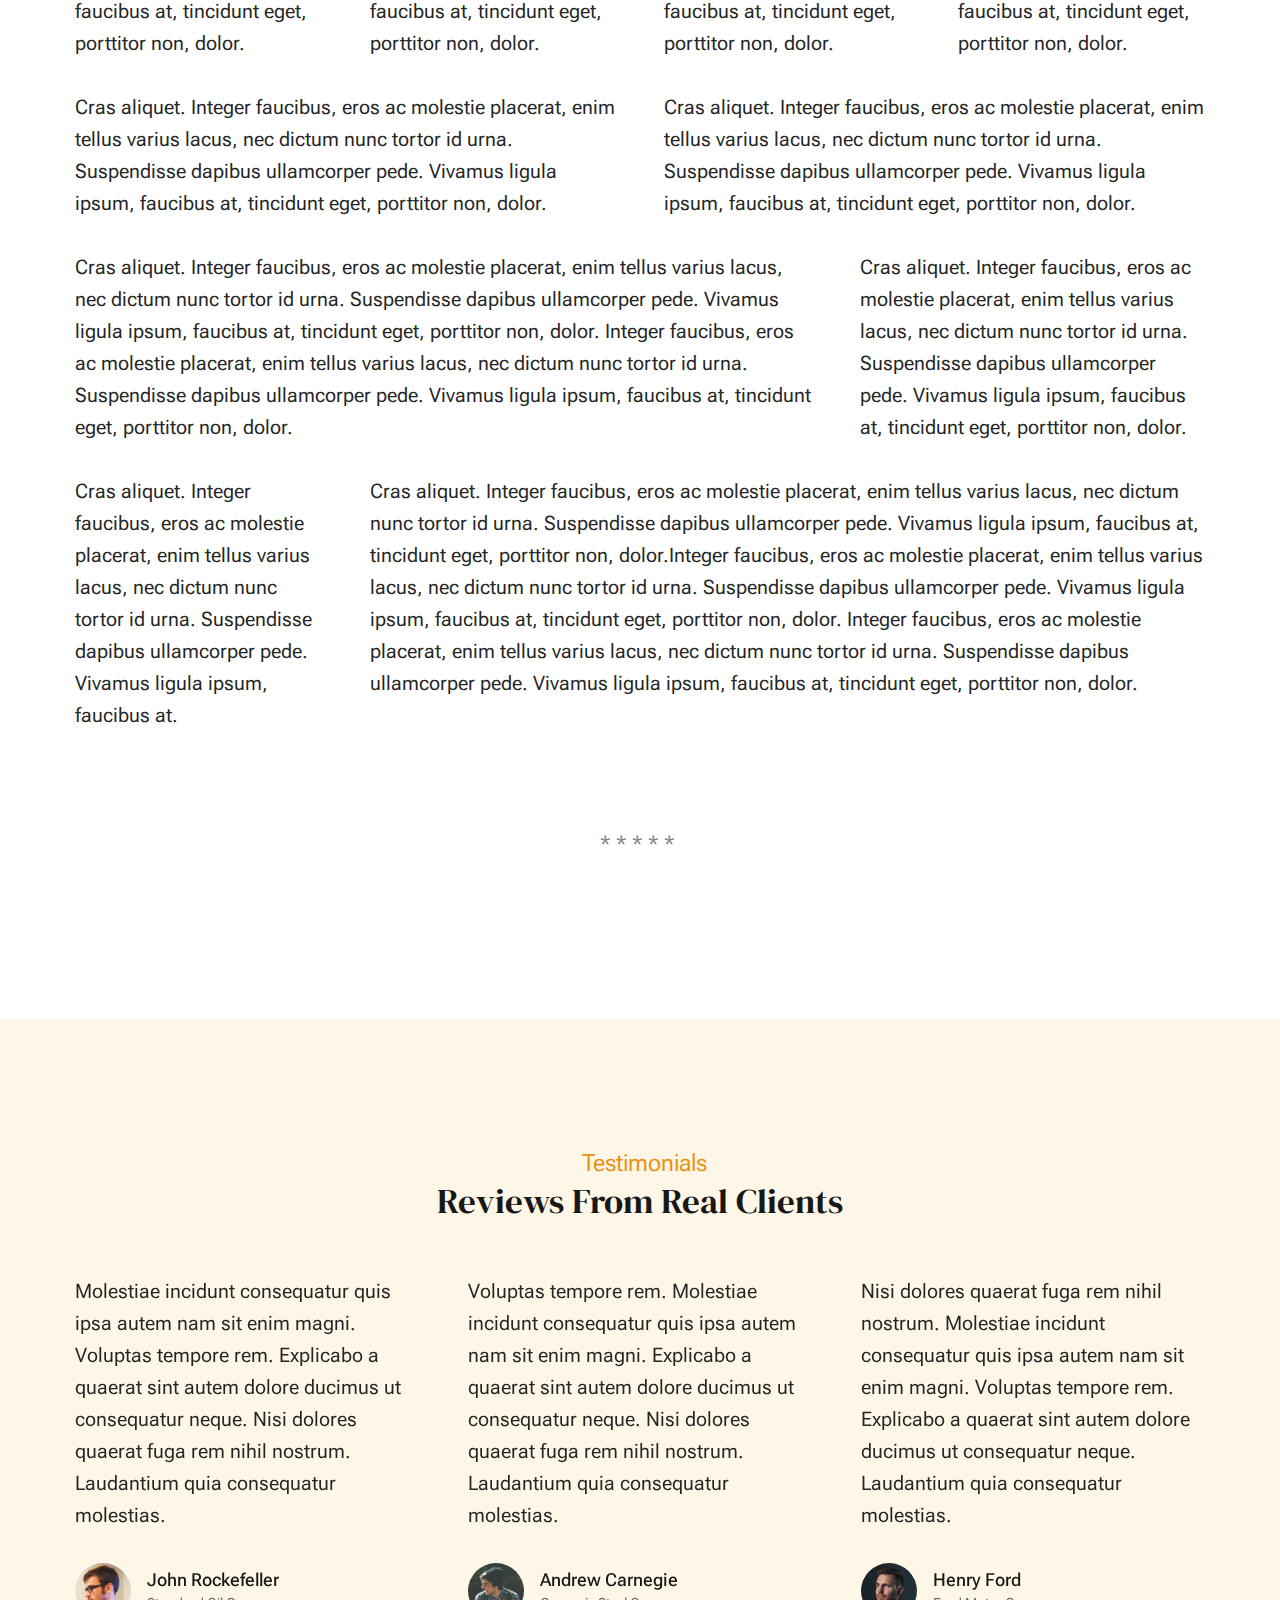
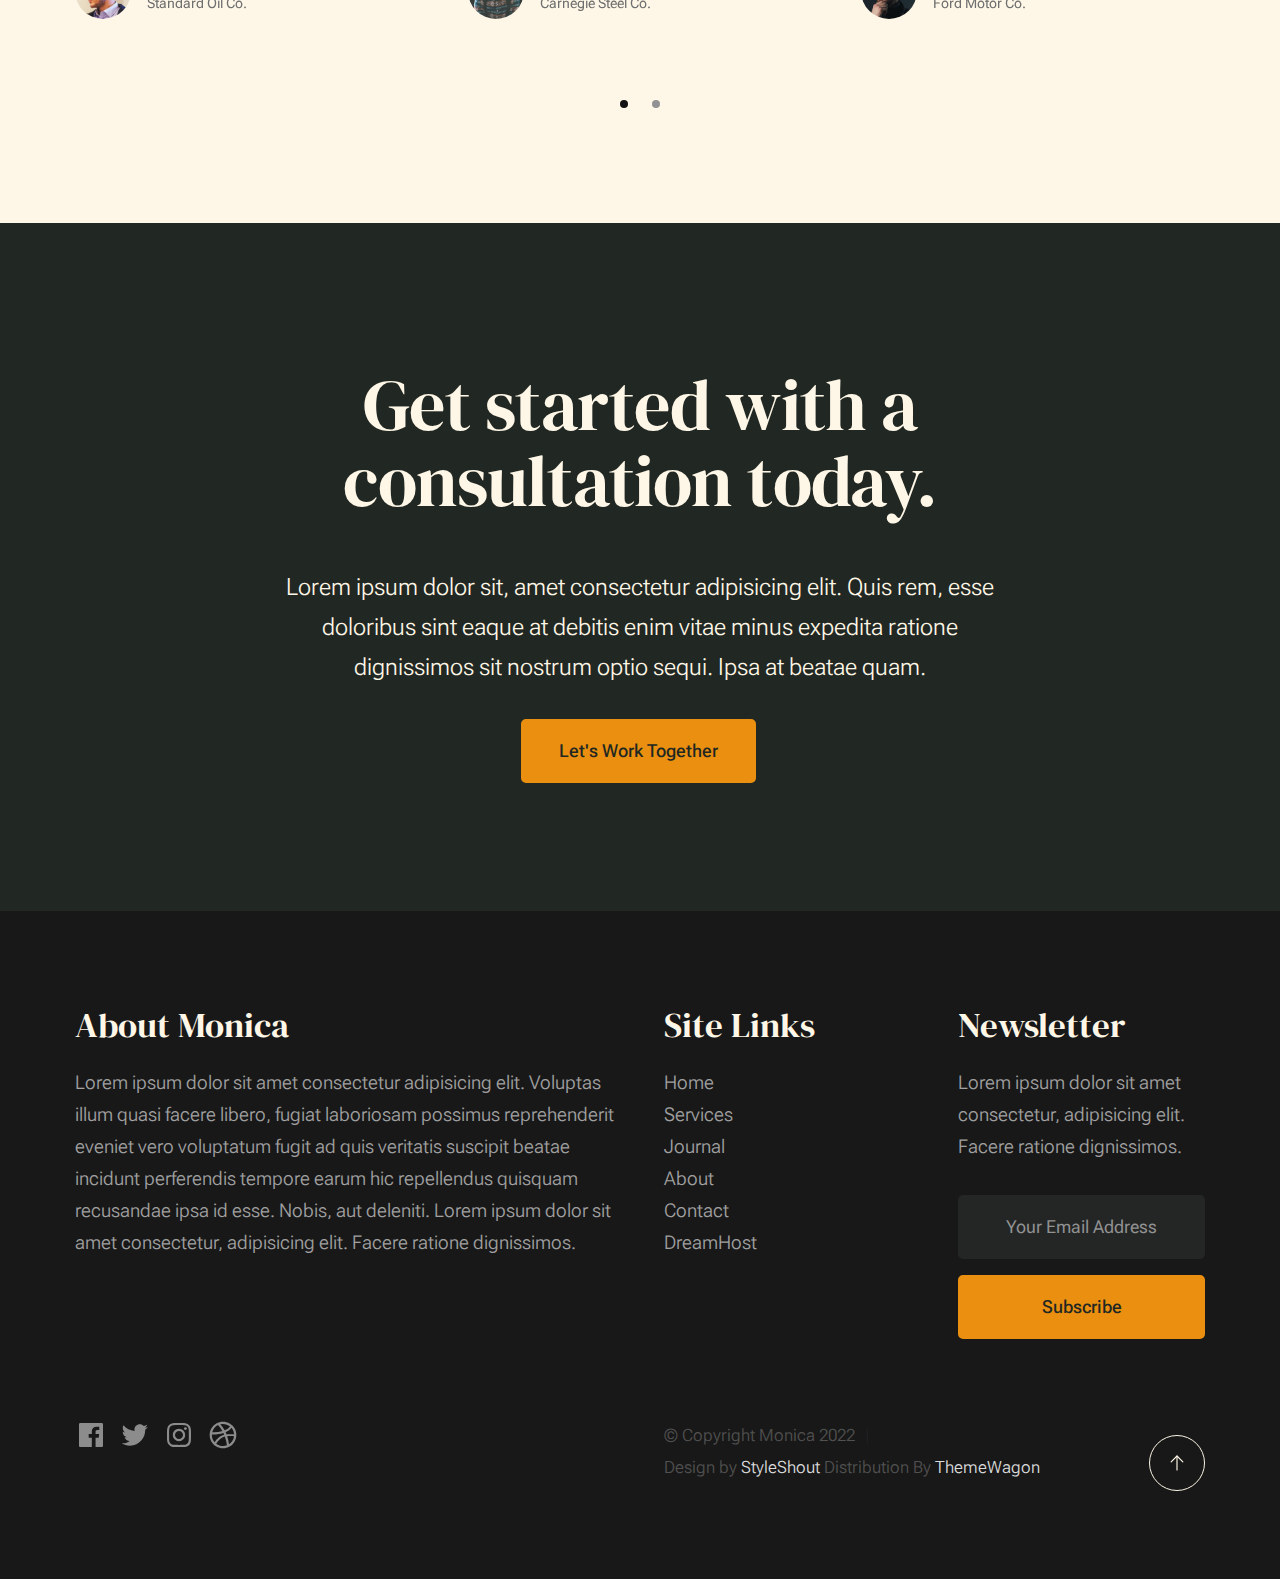
<file: styles.html>
<!DOCTYPE html>
<html lang="en" class="no-js" >
<head>

    <!--- basic page needs
    ================================================== -->
    <meta charset="utf-8">
    <meta name="viewport" content="width=device-width, initial-scale=1">
    <title>Styles - Monica</title>

    <script>
        document.documentElement.classList.remove('no-js');
        document.documentElement.classList.add('js');
    </script>

    <!-- CSS
    ================================================== -->
    <link rel="stylesheet" href="css/vendor.css">
    <link rel="stylesheet" href="css/styles.css">

    <!-- favicons
    ================================================== -->
    <link rel="apple-touch-icon" sizes="180x180" href="apple-touch-icon.png">
    <link rel="icon" type="image/png" sizes="32x32" href="favicon-32x32.png">
    <link rel="icon" type="image/png" sizes="16x16" href="favicon-16x16.png">
    <link rel="manifest" href="site.webmanifest">

</head>


<body id="top">


    <!-- preloader
    ================================================== -->
    <div id="preloader">
        <div id="loader" class="dots-fade">
            <div></div>
            <div></div>
            <div></div>
        </div>
    </div>


    <!-- page wrap
    ================================================== -->
    <div id="page" class="s-pagewrap">


        <!-- # site header 
        ================================================== -->
        <header class="s-header">

            <div class="row s-header__inner width-sixteen-col">

                <div class="s-header__block">
                    <div class="s-header__logo">
                        <a class="logo" href="index.html">
                            <img src="images/logo.svg" alt="Homepage">
                        </a>
                    </div>

                    <a class="s-header__menu-toggle" href="#0"><span>Menu</span></a>
                </div> <!-- end s-header__block -->

                <nav class="s-header__nav">
    
                    <ul class="s-header__menu-links">
                        <li><a href="about.html">About</a></li>
                        <li><a href="services.html">Services</a></li>
                        <li><a href="blog.html">Journal</a></li>
                        <li><a href="contact.html">Contact</a></li>
                    </ul> <!-- s-header__menu-links -->

                    <div class="s-header__contact">
                        <a href="contact.html" class="btn btn--primary s-header__contact-btn">Let's Work Together</a>                        
                    </div> <!-- s-header__contact -->
    
                </nav> <!-- end s-header__nav -->

            </div> <!-- end s-header__inner -->

        </header> <!-- end s-header -->


        <!-- # site main content
        ================================================== -->
        <section id="content" class="s-content">

               <section class="s-pageheader pageheader">
                    <div class="row">
                        <div class="column xl-12">
                            <h1 class="page-title">
                               Style Guide
                            </h1>                            
                        </div>
                    </div>
               </section> <!-- end pageheader --> 

               <section class="s-pagecontent pagecontent">

                    <div class="row row-x-center text-center">

                        <div class="column tab-12 xl-9">
            
                            <p class="lead">Lorem ipsum Officia elit ad tempor dolore est ex incididunt incididunt occaecat culpa deserunt 
                            sunt labore in cillum ullamco magna in Excepteur consequat in reprehenderit proident mollit incididunt officia commodo.
                            Duis ea officia sed dolor pariatur enim dolore dolore quis incididunt nulla exercitation commodo veniam et ea incididunt.
                            </p>
            
                            <hr>
                        </div>
            
                    </div> <!-- end row -->
            
                    <div class="row">
            
                        <div class="column mob-12 md-6 stack-on-900">
            
                            <h3>Paragraph and Image</h3>
            
                            <p><a href="#"><img width="120" height="120" class="u-pull-left" alt="sample-image" src="images/sample-image.jpg"></a>
                            Lorem ipsum dolor sit amet, consectetuer adipiscing elit. Donec libero. Suspendisse bibendum.Cras id urna. Morbi 
                            tincidunt, orci ac convallis aliquam, lectus turpis varius lorem, eu posuere nunc justo tempus leo. Donec mattis, 
                            purus nec placerat bibendum, dui pede condimentum odio, ac blandit ante orci ut diam. Cras fringilla magna. 
                            Phasellus suscipit, leo a pharetra condimentum, lorem tellus eleifend magna, eget fringilla velit magna id 
                            neque posuere nunc justo tempus leo. </p>
            
                            <p>
                            Lorem ipsum dolor sit amet, consectetuer adipiscing elit. Donec libero. Suspendisse bibendum. Cras id urna. 
                            Morbi tincidunt, orci ac convallis aliquam, lectus turpis varius lorem, eu posuere nunc justo tempus leo. 
                            Donec mattis, purus nec placerat bibendum, dui pede condimentumodio, ac blandit ante orci ut diam.	
                            </p>
            
                            <p>A <a href="#">link</a>,
                            <abbr title="this really isn't a very good description">abbrebation</abbr>,
                            <strong>strong text</strong>,
                            <em>em text</em>,
                            <del>deleted text</del>, and
                            <mark>this is a mark text.</mark>
                            <code>.code</code>
                            </p>
            
                        </div>
            
                        <div class="column mob-12 md-6">
            
                            <h3>Drop Caps</h3>
            
                            <p class="drop-cap">Far far away, behind the word mountains, far from the countries Vokalia and Consonantia,
                            there live the blind texts. Separated they live in Bookmarksgrove right at the coast of the
                            Semantics, a large language ocean. A small river named Duden flows by their place and supplies it with the 
                            necessary regelialia. Morbi tincidunt, orci ac convallis aliquam, lectus turpis varius lorem, 
                            euposuere nunc justo tempus leo. Donec mattis, purus nec placerat bibendum, dui pede condimentum odio, 
                            ac blandit ante orci ut diam. Cras fringilla magna. Phasellus suscipit, leo a pharetra condimentum, 
                            lorem tellus eleifend magna, eget fringilla velit magna id neque.
                            </p>
            
                            <h3>Small Print</h3>
            
                            <p><small>Lorem ipsum dolor sit amet, consectetuer adipiscing elit. Donec libero.</small></p>
                            
                    
            
                        </div>
            
                    </div> <!-- end row -->
            
                    <div class="row">
            
                        <div class="column xl-6 md-12">
            
                            <h3 class="u-add-bottom">Pull Quotes</h3>
            
                            <p>
                            Perspiciatis nemo unde et nobis modi consequatur officia amet. Ut enim 
                            tenetur provident maiores. Perspiciatis asperiores incidunt sequi 
                            quisquam. Enim aut. 
                            </p>
            
                            <figure class="pull-quote">
                                <blockquote>
                                    <p>
                                    When you look in the eyes of grace, when you meet grace, 
                                    when you embrace grace, when you see the nail prints in 
                                    grace’s hands and the fire in his eyes, when you feel his 
                                    relentless love for you - it will not motivate you to sin. 
                                    It will motivate you to righteousness.
                                    </p>
            
                                    <footer>
                                        <cite>Judah Smith</cite>
                                    </footer>
                                </blockquote>
                            </figure>
            
            
                        </div>
            
                        <div class="column xl-6 md-12">
            
                            <h3 class="h-add-bottom">Block Quotes</h3>
            
                            <blockquote cite="http://where-i-got-my-info-from.com">
                                <p>
                                For God so loved the world, that he gave his only Son, that whoever believes in 
                                him should not perish but have eternal life. For God did not send his Son into 
                                the world to condemn the world, but in order that the world might be 
                                saved through him.
                                </p>
            
                                <footer>
                                    <cite>
                                        <a href="#0">John 3:16-17 ESV</a>
                                    </cite>
                                </footer>
            
                            </blockquote>
            
                            <blockquote>
                                <p>There is a God-shaped vacuum in the heart of each man which cannot be satisfied 
                                by any created thing but only by God the Creator.</p>
            
                                <footer>
                                    <cite>Blaise Pascal</cite>
                                </footer>
            
                            </blockquote>
            
                        </div>
            
                    </div> <!-- end row -->
            
                    <div class="row u-add-half-bottom">
            
                        <div class="column xl-6 md-12">
            
                            <h3>Example Lists</h3>
            
                            <ol>
                                <li>Here is an example</li>
                                <li>of an ordered list.</li>
                                <li>A parent list item.
                                    <ul>
                                        <li>one</li>
                                        <li>two</li>
                                        <li>three</li>
                                    </ul>
                                    </li>
                                    <li>A list item.</li>
                                </ol>
            
                            <ul class="disc">
                                <li>Here is an example</li>
                                <li>of an unordered list.</li>
                            </ul>
            
                            <h3>Definition Lists</h3>
            
                            <h5>a) Multi-line Definitions (default) </h5>
            
                            <dl class="dictionary-style">
                                <dt><strong>This is a term</strong></dt>
                                    <dd>this is the definition of that term, which both live in a <code>dl</code>.</dd>
                                <dt><strong>Another Term</strong></dt>
                                    <dd>And it gets a definition too, which is this line</dd>
                                    <dd>This is a 2<sup>nd</sup> definition for a single term. A <code>dt</code> may be followed by multiple <code>dd</code>s.</dd>
                            </dl>
            
                            <h3 class="u-add-bottom">Skill Bars</h3>
            
                            <ul class="skill-bars">
                                <li>
                                <div class="progress percent90"><span>90%</span></div>
                                <strong>HTML</strong>
                                </li>
                                <li>
                                <div class="progress percent85"><span>85%</span></div>
                                <strong>CSS</strong>
                                </li>
                                <li>
                                <div class="progress percent70"><span>70%</span></div>
                                <strong>Javascript</strong>
                                </li>
                                <li>
                                <div class="progress percent95"><span>95%</span></div>
                                <strong>PHP</strong>
                                </li>
                                <li>
                                <div class="progress percent75"><span>75%</span></div>
                                <strong>Illustrator</strong>
                                </li>
                                <li>
                                <div class="progress percent90"><span>90%</span></div>
                                <strong>Figma</strong>
                                </li>
                            </ul>
            
                        </div>
            
                        <div class="column xl-6 md-12">
            
                            <h3 class="u-add-bottom">Buttons</h3>
            
                            <p>
                                <a class="btn btn--primary u-fullwidth" href="#0">Primary Button</a>
                                <a class="btn u-fullwidth" href="#0">Default Button</a>
                                <a class="btn btn--stroke u-fullwidth" href="#0">Stroke Button</a>
                            </p>
            
                            <h3>Stats Tabs</h3>
            
                            <ul class="stats-tabs">
                                <li><a href="#0">1,234 <em>Peter</em></a></li>
                                <li><a href="#0">567 <em>James</em></a></li>
                                <li><a href="#0">23,456 <em>John</em></a></li>
                                <li><a href="#0">3,456 <em>Andrew</em></a></li>
                                <li><a href="#0">456 <em>Philip</em></a></li>
                                <li><a href="#0">26 <em>Matthew</em></a></li>
                            </ul>
            
                            <h3 class="u-add-bottom">Code</h3>
            
<pre><code class="language-css">
    code {
    font-size: 1.4rem;
    margin: 0 .2rem;
    padding: .2rem .6rem;
    white-space: nowrap;
    background: #F1F1F1;
    border: 1px solid #E1E1E1;	
    border-radius: 3px;
    }
</code></pre>
            
                        </div>
            
                    </div> <!-- end row -->
            
                    <div class="row u-add-half-bottom">
            
                        <div class="column xl-6 md-12">
                                
                            <h1>H1 Heading Doloremque dolor voluptas est sequi omnis.</h1>
                            <p>Doloremque dolor voluptas est sequi omnis. Pariatur ut aut. Sed enim tempora qui veniam qui cum vel. 
                            Voluptas odit at vitae minima. In assumenda ut. Voluptatem totam impedit accusantium reiciendis excepturi aut qui accusamus praesentium.</p>
            
                            <h2>H2 Heading Doloremque dolor voluptas est sequi omnis.</h2>
                            <p>Doloremque dolor voluptas est sequi omnis. Pariatur ut aut. Sed enim tempora qui veniam qui cum vel. 
                            Voluptas odit at vitae minima. In assumenda ut. Voluptatem totam impedit accusantium reiciendis excepturi aut qui accusamus praesentium.</p>
            
                            <h3>H3 Heading Doloremque dolor voluptas est sequi omnis.</h3>
                            <p>Doloremque dolor voluptas est sequi omnis. Pariatur ut aut. Sed enim tempora qui veniam qui cum vel. 
                            Voluptas odit at vitae minima. In assumenda ut. Voluptatem totam impedit accusantium reiciendis excepturi aut qui accusamus praesentium.</p>
            
                            
                        </div>
            
                        <div class="column xl-6 md-12">
                            <h4>H4 Heading Doloremque dolor voluptas est sequi omnis.</h4>
                            <p>Doloremque dolor voluptas est sequi omnis. Pariatur ut aut. Sed enim tempora qui veniam qui cum vel. 
                            Voluptas odit at vitae minima. In assumenda ut. Voluptatem totam impedit accusantium reiciendis excepturi aut qui accusamus praesentium.</p>
            
                            <h5>H5 Heading Doloremque dolor voluptas est sequi omnis.</h5>
                            <p>Doloremque dolor voluptas est sequi omnis. Pariatur ut aut. Sed enim tempora qui veniam qui cum vel. 
                            Voluptas odit at vitae minima. In assumenda ut. Voluptatem totam impedit accusantium reiciendis excepturi aut qui accusamus praesentium.</p>
            
                            <h6>H6 Heading Doloremque dolor voluptas est sequi omnis.</h6>
                            <p>Doloremque dolor voluptas est sequi omnis. Pariatur ut aut. Sed enim tempora qui veniam qui cum vel. 
                            Voluptas odit at vitae minima. In assumenda ut. Voluptatem totam impedit accusantium reiciendis excepturi aut qui accusamus praesentium.</p>
                
                            
                        </div>
            
                    </div> <!-- end row -->
            
                    <div class="row u-add-half-bottom">
            
                        <div class="column xl-6 md-12">
            
                            <h3 class="u-add-bottom">Responsive Image</h3>
            
                            <figure>
                                <img src="images/wheel-500.jpg" 
                                srcset="images/wheel-1000.jpg 1000w, 
                                images/wheel-500.jpg 500w" 
                                sizes="(max-width: 1000px) 100vw, 1000px" alt="">
            
                                <figcaption>
                                    Here is some random picture.
                                </figcaption>
                            </figure>
            
                        </div>
            
                        <div class="column xl-6 md-12">
            
                            <h3 class="u-add-bottom">Responsive video</h3>
            
                            <div class="video-container">
                            <iframe src="https://player.vimeo.com/video/14592941?color=00a650&title=0&byline=0&portrait=0" width="500" height="281" frameborder="0" webkitallowfullscreen mozallowfullscreen allowfullscreen></iframe> 
                            </div>
            
                        </div>
                        
                    </div> <!-- end row -->
            
                    <div class="row u-add-bottom">
            
                        <div class="column xl-12">
            
                            <h3>Tables</h3>
                            <p>Be sure to use properly formed table markup with <code>&lt;thead&gt;</code> and <code>&lt;tbody&gt;</code> when building a <code>table</code>.</p>
            
                            <div class="table-responsive">
            
                                <table>
                                        <thead>
                                        <tr>
                                            <th>Name</th>
                                            <th>Age</th>
                                            <th>Sex</th>
                                            <th>Location</th>
                                        </tr>
                                        </thead>
                                        <tbody>
                                        <tr>
                                            <td>William J. Seymour</td>
                                            <td>34</td>
                                            <td>Male</td>
                                            <td>Azusa Street</td>
                                        </tr>
                                        <tr>
                                            <td>Jennie Evans Moore</td>
                                            <td>30</td>
                                            <td>Female</td>
                                            <td>Azusa Street</td>
                                        </tr>
                                        </tbody>
                                </table>
            
                            </div>
            
                        </div>
                        
                    </div> <!-- end row -->
            
                    <div class="row">
            
                        <div class="column xl-12">
                            <h3>Pagination</h3>
            
                            <nav class="pgn">
                                <ul>
                                    <li>
                                        <a class="pgn__prev" href="#0">
                                            <svg xmlns="http://www.w3.org/2000/svg" width="24" height="24" viewBox="0 0 24 24"><path d="M12.707 17.293L8.414 13H18v-2H8.414l4.293-4.293-1.414-1.414L4.586 12l6.707 6.707z"/></svg>
                                        </a>
                                    </li>
                                    <li><a class="pgn__num" href="#0">1</a></li>
                                    <li><span class="pgn__num current">2</span></li>
                                    <li><a class="pgn__num" href="#0">3</a></li>
                                    <li><a class="pgn__num" href="#0">4</a></li>
                                    <li><a class="pgn__num" href="#0">5</a></li>
                                    <li><span class="pgn__num dots">…</span></li>
                                    <li><a class="pgn__num" href="#0">8</a></li>
                                    <li>
                                        <a class="pgn__next" href="#0">
                                            <svg xmlns="http://www.w3.org/2000/svg" width="24" height="24" viewBox="0 0 24 24"><path d="M11.293 17.293l1.414 1.414L19.414 12l-6.707-6.707-1.414 1.414L15.586 11H6v2h9.586z"/></svg>
                                        </a>
                                    </li>
                                </ul>
                            </nav>
                        </div>
            
                    </div> <!-- end row -->
            
                    <div class="row">
            
                        <div class="column xl-6 md-12">
            
                            <h3 class="u-add-bottom">Form Styles</h3>
            
                            <form>
                                <div>
                                    <label for="sampleInput">Your email</label>
                                    <input class="u-fullwidth" type="email" placeholder="test@mailbox.com" id="sampleInput">
                                </div>
                                <div>
                                    <label for="sampleRecipientInput">Reason for contacting</label>
                                    <div class="ss-custom-select">
                                        <select class="u-fullwidth" id="sampleRecipientInput">
                                            <option value="Option 1">Questions</option>
                                            <option value="Option 2">Report</option>
                                            <option value="Option 3">Others</option>
                                        </select>
                                    </div>
                                </div>
                                
                                <label for="exampleMessage">Message</label>
                                <textarea class="u-fullwidth" placeholder="Your message" id="exampleMessage"></textarea>
            
                                <label class="u-add-bottom">
                                    <input type="checkbox">
                                    <span class="label-text">Send a copy to yourself</span>
                                </label>
                            
                                <input class="btn--primary u-fullwidth" type="submit" value="Submit">
                            </form>
            
                        </div>
            
                        <div class="column xl-6 md-12">
            
                            <h3>Alert Boxes</h3>
            
                            <br>
                            
                            <div class="alert-box alert-box--error">
                                <p>Error Message. Your Message Goes Here.</p>
                                <span class="alert-box__close"></span>
                            </div><!-- end error -->
                                    
                            <div class="alert-box alert-box--success">
                                <p>Success Message. Your Message Goes Here.</p>
                                <span class="alert-box__close"></span>
                            </div><!-- end success -->
                                    
                            <div class="alert-box alert-box--info">
                                <p>Info Message. Your Message Goes Here.</p>
                                <span class="alert-box__close"></span>
                            </div><!-- end info -->
                                    
                            <div class="alert-box alert-box--notice">
                                <p>Notice Message. Your Message Goes Here.</p>
                                <span class="alert-box__close"></span>
                            </div><!-- end notice -->
                        
                        </div>
            
                    </div> <!-- end row -->
            
                    <div class="row">
            
                        <div class="xl-12 column">
                        <h3 class="half-bottom">Grid Columns</h3>
                        </div>
            
                    </div> <!-- Row End-->
            
                    <!--<h4>1/3 Columns</h4>  -->
            
                    <div class="row">
            
                        <div class="xl-4 md-12 column">
                            <p>
                            Cras aliquet. Integer faucibus, eros ac molestie placerat, enim tellus varius lacus,
                            nec dictum nunc tortor id urna. Suspendisse dapibus ullamcorper pede. Vivamus ligula ipsum,
                            faucibus at, tincidunt eget, porttitor non, dolor. 
                            </p>
                        </div>
            
                        <div class="xl-4 md-12 column">
                            <p>
                            Cras aliquet. Integer faucibus, eros ac molestie placerat, enim tellus varius lacus,
                            nec dictum nunc tortor id urna. Suspendisse dapibus ullamcorper pede. Vivamus ligula ipsum,
                            faucibus at, tincidunt eget, porttitor non, dolor. 
                            </p>
                        </div>
            
                        <div class="xl-4 md-12 column">
                            <p>
                            Cras aliquet. Integer faucibus, eros ac molestie placerat, enim tellus varius lacus,
                            nec dictum nunc tortor id urna. Suspendisse dapibus ullamcorper pede. Vivamus ligula ipsum,
                            faucibus at, tincidunt eget, porttitor non, dolor. 
                            </p>
                        </div>
            
                    </div>
            
                    <!--<h4>1/4 Columns</h4>  -->
            
                    <div class="row">
            
                        <div class="xl-3 md-6 tab-12 column">
                            <p>
                            Cras aliquet. Integer faucibus, eros ac molestie placerat, enim tellus varius lacus,
                            nec dictum nunc tortor id urna. Suspendisse dapibus ullamcorper pede. Vivamus ligula ipsum,
                            faucibus at, tincidunt eget, porttitor non, dolor. 
                            </p>
                        </div>
            
                        <div class="xl-3 md-6 tab-12 column">
                            <p>
                            Cras aliquet. Integer faucibus, eros ac molestie placerat, enim tellus varius lacus,
                            nec dictum nunc tortor id urna. Suspendisse dapibus ullamcorper pede. Vivamus ligula ipsum,
                            faucibus at, tincidunt eget, porttitor non, dolor. 
                            </p>
                        </div>
            
                        <div class="xl-3 md-6 tab-12 column">
                            <p>
                            Cras aliquet. Integer faucibus, eros ac molestie placerat, enim tellus varius lacus,
                            nec dictum nunc tortor id urna. Suspendisse dapibus ullamcorper pede. Vivamus ligula ipsum,
                            faucibus at, tincidunt eget, porttitor non, dolor. 
                            </p>
                        </div>
            
                        <div class="xl-3 md-6 tab-12 column">
                            <p>
                            Cras aliquet. Integer faucibus, eros ac molestie placerat, enim tellus varius lacus,
                            nec dictum nunc tortor id urna. Suspendisse dapibus ullamcorper pede. Vivamus ligula ipsum,
                            faucibus at, tincidunt eget, porttitor non, dolor. 
                            </p>
                        </div>
            
                    </div>
            
                    <!--<h4>1/2 Columns</h4>  -->
            
                    <div class="row">
            
                        <div class="xl-6 tab-12 column">
                            <p>
                            Cras aliquet. Integer faucibus, eros ac molestie placerat, enim tellus varius lacus,
                            nec dictum nunc tortor id urna. Suspendisse dapibus ullamcorper pede. Vivamus ligula ipsum,
                            faucibus at, tincidunt eget, porttitor non, dolor. 
                            </p>
                        </div>
            
                        <div class="xl-6 tab-12 column">
                            <p>
                            Cras aliquet. Integer faucibus, eros ac molestie placerat, enim tellus varius lacus,
                            nec dictum nunc tortor id urna. Suspendisse dapibus ullamcorper pede. Vivamus ligula ipsum,
                            faucibus at, tincidunt eget, porttitor non, dolor. 
                            </p>
                        </div>
            
                    </div>
            
                    <!--<h4>2/3 Columns</h4>  -->
            
                    <div class="row">
            
                        <div class="xl-8 md-7 tab-12 column">
                            <p>
                            Cras aliquet. Integer faucibus, eros ac molestie placerat, enim tellus varius lacus,
                            nec dictum nunc tortor id urna. Suspendisse dapibus ullamcorper pede. Vivamus ligula ipsum,
                            faucibus at, tincidunt eget, porttitor non, dolor. Integer faucibus, eros ac molestie placerat, enim tellus varius lacus,
                            nec dictum nunc tortor id urna. Suspendisse dapibus ullamcorper pede. Vivamus ligula ipsum,
                            faucibus at, tincidunt eget, porttitor non, dolor.
                            </p>
                        </div>
            
                        <div class="xl-4 md-5 tab-12 column">
                            <p>
                            Cras aliquet. Integer faucibus, eros ac molestie placerat, enim tellus varius lacus,
                            nec dictum nunc tortor id urna. Suspendisse dapibus ullamcorper pede. Vivamus ligula ipsum,
                            faucibus at, tincidunt eget, porttitor non, dolor. 
                            </p>
                        </div>
            
                    </div>
            
                    <!--<h4>3/4 Columns</h4>  -->
            
                    <div class="row">
            
                        <div class="xl-3 md-5 tab-12 column">
                            <p>
                            Cras aliquet. Integer faucibus, eros ac molestie placerat, enim tellus varius lacus,
                            nec dictum nunc tortor id urna. Suspendisse dapibus ullamcorper pede. Vivamus ligula ipsum,
                            faucibus at. 
                            </p>
                        </div>
            
                        <div class="xl-9 md-7 tab-12 column">
                            <p>
                            Cras aliquet. Integer faucibus, eros ac molestie placerat, enim tellus varius lacus,
                            nec dictum nunc tortor id urna. Suspendisse dapibus ullamcorper pede. Vivamus ligula ipsum,
                            faucibus at, tincidunt eget, porttitor non, dolor.Integer faucibus, eros ac molestie placerat, enim tellus varius lacus,
                            nec dictum nunc tortor id urna. Suspendisse dapibus ullamcorper pede. Vivamus ligula ipsum,
                            faucibus at, tincidunt eget, porttitor non, dolor. Integer faucibus, eros ac molestie placerat, enim tellus varius lacus,
                            nec dictum nunc tortor id urna. Suspendisse dapibus ullamcorper pede. Vivamus ligula ipsum,
                            faucibus at, tincidunt eget, porttitor non, dolor.
                            </p>
                        </div>
            
                    </div> 
            
                    <hr class="fancy">

               </section> <!-- pagecontent -->

               <section class="s-testimonials">

                    <div class="s-testimonials__header row row-x-center text-center">
                        <div class="column xl-8 lg-12">
        
                            <p class="text-pretitle">
                            Testimonials
                            </p>
                            <h3>
                            Reviews From Real Clients
                            </h3>                        
        
                        </div>
                    </div> <!--end s-testimonials__header -->

                    <div class="row s-testimonials__content">
                        <div class="column xl-12 testimonials">

                            <div class="swiper-container testimonials__slider page-slider">

                                <div class="swiper-wrapper">
                                    <div class="testimonials__slide swiper-slide">
                                        <p>
                                        Molestiae incidunt consequatur quis ipsa autem nam sit enim magni. Voluptas tempore rem. 
                                        Explicabo a quaerat sint autem dolore ducimus ut consequatur neque. Nisi dolores quaerat fuga rem nihil nostrum.
                                        Laudantium quia consequatur molestias.
                                        </p>
                                        <div class="testimonials__author">
                                            <img src="images/avatars/user-01.jpg" alt="Author image" class="testimonials__avatar">
                                            <cite class="testimonials__cite">
                                                <strong>John Rockefeller</strong>
                                                <span>Standard Oil Co.</span>
                                            </cite>
                                        </div>
                                    </div>
                                    <div class="testimonials__slide swiper-slide">
                                        <p>
                                        Voluptas tempore rem. Molestiae incidunt consequatur quis ipsa autem nam sit enim magni. 
                                        Explicabo a quaerat sint autem dolore ducimus ut consequatur neque. Nisi dolores quaerat fuga rem nihil nostrum.
                                        Laudantium quia consequatur molestias.
                                        </p>
                                        <div class="testimonials__author">
                                            <img src="images/avatars/user-04.jpg" alt="Author image" class="testimonials__avatar">
                                            <cite class="testimonials__cite">
                                                <strong>Andrew Carnegie</strong>
                                                <span>Carnegie Steel Co.</span>
                                            </cite>
                                        </div>
                                    </div>
                                    <div class="testimonials__slide swiper-slide">
                                        <p>
                                        Nisi dolores quaerat fuga rem nihil nostrum. Molestiae incidunt consequatur quis ipsa autem nam sit enim magni. 
                                        Voluptas tempore rem. Explicabo a quaerat sint autem dolore ducimus ut consequatur neque. 
                                        Laudantium quia consequatur molestias.
                                        </p>
                                        <div class="testimonials__author">
                                            <img src="images/avatars/user-06.jpg" alt="Author image" class="testimonials__avatar">
                                            <cite class="testimonials__cite">
                                                <strong>Henry Ford</strong>
                                                <span>Ford Motor Co.</span>
                                            </cite>
                                        </div>
                                    </div>
                                    <div class="testimonials__slide swiper-slide">
                                        <p>
                                        Molestiae incidunt consequatur quis ipsa autem nam sit enim magni. Voluptas tempore rem. 
                                        Explicabo a quaerat sint autem dolore ducimus ut consequatur neque. Nisi dolores quaerat fuga rem nihil nostrum.
                                        Laudantium quia consequatur molestias.
                                        </p>
                                        <div class="testimonials__author">
                                            <img src="images/avatars/user-02.jpg" alt="Author image" class="testimonials__avatar">
                                            <cite class="testimonials__cite">
                                                <strong>John Morgan</strong>
                                                <span>JP Morgan & Co.</span>
                                            </cite>
                                        </div>
                                    </div> 
                                </div> <!-- end swiper-wrapper --> 

                                <div class="swiper-pagination"></div>

                            </div> <!--end testimonials__slider --> 

                        </div> <!-- testimonials -->
                    </div> <!--end s-testimonials__content -->

               </section> <!-- end s-testimonials -->

        </section> <!-- s-content-->

        <!-- # cta
        ================================================== -->
        <section id="cta" class="s-cta">

            <div class="row row-x-center text-center">
                <div class="column xl-8 lg-12">

                    <div class="s-cta__content">
                        <h2 class="text-display-title">
                        Get started with a consultation today.
                        </h2>
                        <p class="lead">
                        Lorem ipsum dolor sit, amet consectetur adipisicing elit. Quis rem, esse doloribus sint eaque at debitis enim vitae minus expedita ratione dignissimos sit nostrum optio sequi. Ipsa at beatae quam.
                        </p>
                        <a href="contact.html" class="btn btn--primary">Let's Work Together</a>
                    </div>

                </div>
            </div>

        </section> <!-- end s-cta -->


        <!-- # footer 
        ================================================== -->
        <footer class="s-footer">
            <div class="row s-footer__content">
                <div class="column xl-6 lg-6 md-12 s-footer__block s-footer__about">                    
                    <h3>About Monica</h3>
                    <p>
                    Lorem ipsum dolor sit amet consectetur adipisicing elit. Voluptas illum quasi facere libero, 
                    fugiat laboriosam possimus reprehenderit eveniet vero voluptatum fugit ad quis veritatis suscipit beatae 
                    incidunt perferendis tempore earum hic repellendus quisquam recusandae ipsa id esse. Nobis, aut deleniti.
                    Lorem ipsum dolor sit amet consectetur, adipisicing elit. Facere ratione dignissimos.
                    </p>               
                </div>                
                <div class="column xl-3 lg-6 md-12 s-footer__block s-footer__site-links">
                    <h3>Site Links</h3>
                    <ul class="link-list">
                        <li><a href="index.html">Home</a></li>
                        <li><a href="services.html">Services</a></li>
                        <li><a href="blog.html">Journal</a></li>
                        <li><a href="about.html">About</a></li>
                        <li><a href="contact.html">Contact</a></li>
                        <li><a href="https://www.dreamhost.com/r.cgi?287326">DreamHost</a></li>
                    </ul>
                </div>
                <div class="column xl-3 lg-6 md-12 tab-12 s-footer__block s-footer__newsletter">
                    <h3>Newsletter</h3>

                    <p>
                    Lorem ipsum dolor sit amet consectetur, adipisicing elit. Facere ratione dignissimos.
                    </p>

                    <div class="subscribe-form">
                        <form id="mc-form" class="mc-form">
                            <input type="email" name="EMAIL" id="mce-EMAIL" class="u-fullwidth text-center" placeholder="Your Email Address" title="The domain portion of the email address is invalid (the portion after the @)." pattern="^([^\x00-\x20\x22\x28\x29\x2c\x2e\x3a-\x3c\x3e\x40\x5b-\x5d\x7f-\xff]+|\x22([^\x0d\x22\x5c\x80-\xff]|\x5c[\x00-\x7f])*\x22)(\x2e([^\x00-\x20\x22\x28\x29\x2c\x2e\x3a-\x3c\x3e\x40\x5b-\x5d\x7f-\xff]+|\x22([^\x0d\x22\x5c\x80-\xff]|\x5c[\x00-\x7f])*\x22))*\x40([^\x00-\x20\x22\x28\x29\x2c\x2e\x3a-\x3c\x3e\x40\x5b-\x5d\x7f-\xff]+|\x5b([^\x0d\x5b-\x5d\x80-\xff]|\x5c[\x00-\x7f])*\x5d)(\x2e([^\x00-\x20\x22\x28\x29\x2c\x2e\x3a-\x3c\x3e\x40\x5b-\x5d\x7f-\xff]+|\x5b([^\x0d\x5b-\x5d\x80-\xff]|\x5c[\x00-\x7f])*\x5d))*(\.\w{2,})+$" required>
                            <input type="submit" name="subscribe" value="Subscribe" class="btn btn--primary btn--small u-fullwidth">
                            <!-- <div style="position: absolute; left: -5000px;" aria-hidden="true"><input type="text" name="b_cdb7b577e41181934ed6a6a44_9a91cfe7b3" tabindex="-1" value=""></div> -->
                            <div class="mc-status"></div>
                        </form>
                    </div>
                </div>
            </div>    
            
            <div class="row s-footer__bottom">
                <div class="column xl-6 lg-12">
                    <ul class="s-footer__social social-list">
                        <li>
                            <a href="#0">
                                <svg xmlns="http://www.w3.org/2000/svg" width="24" height="24" viewBox="0 0 24 24" style="fill:rgba(0, 0, 0, 1);transform:;-ms-filter:"><path d="M20,3H4C3.447,3,3,3.448,3,4v16c0,0.552,0.447,1,1,1h8.615v-6.96h-2.338v-2.725h2.338v-2c0-2.325,1.42-3.592,3.5-3.592 c0.699-0.002,1.399,0.034,2.095,0.107v2.42h-1.435c-1.128,0-1.348,0.538-1.348,1.325v1.735h2.697l-0.35,2.725h-2.348V21H20 c0.553,0,1-0.448,1-1V4C21,3.448,20.553,3,20,3z"></path></svg>
                                <span class="u-screen-reader-text">Facebook</span>
                            </a>
                        </li>
                        <li>
                            <a href="#0">
                                <svg xmlns="http://www.w3.org/2000/svg" width="24" height="24" viewBox="0 0 24 24" style="fill:rgba(0, 0, 0, 1);transform:;-ms-filter:"><path d="M19.633,7.997c0.013,0.175,0.013,0.349,0.013,0.523c0,5.325-4.053,11.461-11.46,11.461c-2.282,0-4.402-0.661-6.186-1.809 c0.324,0.037,0.636,0.05,0.973,0.05c1.883,0,3.616-0.636,5.001-1.721c-1.771-0.037-3.255-1.197-3.767-2.793 c0.249,0.037,0.499,0.062,0.761,0.062c0.361,0,0.724-0.05,1.061-0.137c-1.847-0.374-3.23-1.995-3.23-3.953v-0.05 c0.537,0.299,1.16,0.486,1.82,0.511C3.534,9.419,2.823,8.184,2.823,6.787c0-0.748,0.199-1.434,0.548-2.032 c1.983,2.443,4.964,4.04,8.306,4.215c-0.062-0.3-0.1-0.611-0.1-0.923c0-2.22,1.796-4.028,4.028-4.028 c1.16,0,2.207,0.486,2.943,1.272c0.91-0.175,1.782-0.512,2.556-0.973c-0.299,0.935-0.936,1.721-1.771,2.22 c0.811-0.088,1.597-0.312,2.319-0.624C21.104,6.712,20.419,7.423,19.633,7.997z"></path></svg>
                                <span class="u-screen-reader-text">Twitter</span>
                            </a>
                        </li>
                        <li>
                            <a href="#0">
                                <svg xmlns="http://www.w3.org/2000/svg" width="24" height="24" viewBox="0 0 24 24" style="fill:rgba(0, 0, 0, 1);transform:;-ms-filter:"><path d="M11.999,7.377c-2.554,0-4.623,2.07-4.623,4.623c0,2.554,2.069,4.624,4.623,4.624c2.552,0,4.623-2.07,4.623-4.624 C16.622,9.447,14.551,7.377,11.999,7.377L11.999,7.377z M11.999,15.004c-1.659,0-3.004-1.345-3.004-3.003 c0-1.659,1.345-3.003,3.004-3.003s3.002,1.344,3.002,3.003C15.001,13.659,13.658,15.004,11.999,15.004L11.999,15.004z"></path><circle cx="16.806" cy="7.207" r="1.078"></circle><path d="M20.533,6.111c-0.469-1.209-1.424-2.165-2.633-2.632c-0.699-0.263-1.438-0.404-2.186-0.42 c-0.963-0.042-1.268-0.054-3.71-0.054s-2.755,0-3.71,0.054C7.548,3.074,6.809,3.215,6.11,3.479C4.9,3.946,3.945,4.902,3.477,6.111 c-0.263,0.7-0.404,1.438-0.419,2.186c-0.043,0.962-0.056,1.267-0.056,3.71c0,2.442,0,2.753,0.056,3.71 c0.015,0.748,0.156,1.486,0.419,2.187c0.469,1.208,1.424,2.164,2.634,2.632c0.696,0.272,1.435,0.426,2.185,0.45 c0.963,0.042,1.268,0.055,3.71,0.055s2.755,0,3.71-0.055c0.747-0.015,1.486-0.157,2.186-0.419c1.209-0.469,2.164-1.424,2.633-2.633 c0.263-0.7,0.404-1.438,0.419-2.186c0.043-0.962,0.056-1.267,0.056-3.71s0-2.753-0.056-3.71C20.941,7.57,20.801,6.819,20.533,6.111z M19.315,15.643c-0.007,0.576-0.111,1.147-0.311,1.688c-0.305,0.787-0.926,1.409-1.712,1.711c-0.535,0.199-1.099,0.303-1.67,0.311 c-0.95,0.044-1.218,0.055-3.654,0.055c-2.438,0-2.687,0-3.655-0.055c-0.569-0.007-1.135-0.112-1.669-0.311 c-0.789-0.301-1.414-0.923-1.719-1.711c-0.196-0.534-0.302-1.099-0.311-1.669c-0.043-0.95-0.053-1.218-0.053-3.654 c0-2.437,0-2.686,0.053-3.655c0.007-0.576,0.111-1.146,0.311-1.687c0.305-0.789,0.93-1.41,1.719-1.712 c0.534-0.198,1.1-0.303,1.669-0.311c0.951-0.043,1.218-0.055,3.655-0.055c2.437,0,2.687,0,3.654,0.055 c0.571,0.007,1.135,0.112,1.67,0.311c0.786,0.303,1.407,0.925,1.712,1.712c0.196,0.534,0.302,1.099,0.311,1.669 c0.043,0.951,0.054,1.218,0.054,3.655c0,2.436,0,2.698-0.043,3.654H19.315z"></path></svg>
                                <span class="u-screen-reader-text">Instagram</span>
                            </a>
                        </li>
                        <li>
                            <a href="#0">
                                <svg xmlns="http://www.w3.org/2000/svg" width="24" height="24" viewBox="0 0 24 24" style="fill: rgba(0, 0, 0, 1);transform: ;msFilter:;"><path d="M20.66 6.98a9.932 9.932 0 0 0-3.641-3.64C15.486 2.447 13.813 2 12 2s-3.486.447-5.02 1.34c-1.533.893-2.747 2.107-3.64 3.64S2 10.187 2 12s.446 3.487 1.34 5.02a9.924 9.924 0 0 0 3.641 3.64C8.514 21.553 10.187 22 12 22s3.486-.447 5.02-1.34a9.932 9.932 0 0 0 3.641-3.64C21.554 15.487 22 13.813 22 12s-.446-3.487-1.34-5.02zM12 3.66c2 0 3.772.64 5.32 1.919-.92 1.174-2.286 2.14-4.1 2.9-1.002-1.813-2.088-3.327-3.261-4.54A7.715 7.715 0 0 1 12 3.66zM5.51 6.8a8.116 8.116 0 0 1 2.711-2.22c1.212 1.201 2.325 2.7 3.34 4.5-2 .6-4.114.9-6.341.9-.573 0-1.006-.013-1.3-.04A8.549 8.549 0 0 1 5.51 6.8zM3.66 12c0-.054.003-.12.01-.2.007-.08.01-.146.01-.2.254.014.641.02 1.161.02 2.666 0 5.146-.367 7.439-1.1.187.373.381.793.58 1.26-1.32.293-2.674 1.006-4.061 2.14S6.4 16.247 5.76 17.5c-1.4-1.587-2.1-3.42-2.1-5.5zM12 20.34c-1.894 0-3.594-.587-5.101-1.759.601-1.187 1.524-2.322 2.771-3.401 1.246-1.08 2.483-1.753 3.71-2.02a29.441 29.441 0 0 1 1.56 6.62 8.166 8.166 0 0 1-2.94.56zm7.08-3.96a8.351 8.351 0 0 1-2.58 2.621c-.24-2.08-.7-4.107-1.379-6.081.932-.066 1.765-.1 2.5-.1.799 0 1.686.034 2.659.1a8.098 8.098 0 0 1-1.2 3.46zm-1.24-5c-1.16 0-2.233.047-3.22.14a27.053 27.053 0 0 0-.68-1.62c2.066-.906 3.532-2.006 4.399-3.3 1.2 1.414 1.854 3.027 1.96 4.84-.812-.04-1.632-.06-2.459-.06z"></path></svg>
                                <span class="u-screen-reader-text">Dribbble</span>
                            </a>
                        </li>
                    </ul> <!-- end s-footer__social -->
                </div>
                <div class="column xl-6 lg-12">
                    <p class="ss-copyright">
                        <span>© Copyright Monica 2022</span> 
                        <span>Design by <a href="https://www.styleshout.com/">StyleShout</a> Distribution By <a href="https://themewagon.com">ThemeWagon</a></span>
                    </p>
                </div>

                <div class="ss-go-top">
                    <a class="smoothscroll" title="Back to Top" href="#top">
                        <svg xmlns="http://www.w3.org/2000/svg" viewBox="0 0 24 24" width="36" height="36" fill="none" stroke="#ffffff" stroke-width="1" stroke-linecap="round" stroke-linejoin="round">&lt;!--!  Atomicons Free 1.00 by @atisalab License - https://atomicons.com/license/ (Icons: CC BY 4.0) Copyright 2021 Atomicons --&gt;<polyline points="17 11 12 6 7 11"></polyline><line x1="12" y1="18" x2="12" y2="6"></line></svg>
                    </a>
                </div> <!-- end ss-go-top -->
            </div>
            
        </footer> <!-- end s-footer -->

    </div> <!-- end page-wrap -->

    <!-- Java Script
    ================================================== -->
    <script src="js/plugins.js"></script>
    <script src="js/main.js"></script>

</body>
</html>
</file>
<file: css/vendor.css>
/* ===================================================================
 * Monica Third-party Stylesheets
 * Template Ver. 1.0.0
 * 12-13-2022
 * -------------------------------------------------------------------
 *
 * TOC:
 * # PrismJS
 * # Swiper
 *
 * ------------------------------------------------------------------- */


/* ===================================================================
 * # PrismJS 1.20.0
 *   https://prismjs.com/download.html#themes=prism-okaidia&languages=markup+css+clike+javascript+markup-templating+php 
 *   
 *   okaidia theme for JavaScript, CSS and HTML
 *   Loosely based on Monokai textmate theme by http://www.monokai.nl/
 *   @author ocodia
 * ------------------------------------------------------------------- */
code[class*=language-],
pre[class*=language-] {
  color          : #f8f8f2;
  background     : none;
  text-shadow    : 0 1px rgba(0, 0, 0, 0.3);
  font-family    : var(--font-mono);
  font-size      : calc(var(--text-size) * 0.9444);
  text-align     : left;
  white-space    : pre;
  word-spacing   : normal;
  word-break     : normal;
  word-wrap      : normal;
  line-height    : var(--vspace-1);
  -moz-tab-size  : 4;
  -o-tab-size    : 4;
  tab-size       : 4;
  -webkit-hyphens: none;
  -ms-hyphens    : none;
  hyphens        : none;
}

/* Code blocks */
pre[class*=language-] {
  padding : var(--vspace-0_5) 0 var(--vspace-1);
  margin  : var(--vspace-1) 0;
  overflow: auto;
}

:not(pre)>code[class*=language-],
pre[class*=language-] {
  background: #272822;
}

/* Inline code */
:not(pre)>code[class*=language-] {
  padding    : 0.1em;
  white-space: normal;
}

.token.comment,
.token.prolog,
.token.doctype,
.token.cdata {
  color: slategray;
}

.token.punctuation {
  color: #f8f8f2;
}

.token.namespace {
  opacity: 0.7;
}

.token.property,
.token.tag,
.token.constant,
.token.symbol,
.token.deleted {
  color: #f92672;
}

.token.boolean,
.token.number {
  color: #ae81ff;
}

.token.selector,
.token.attr-name,
.token.string,
.token.char,
.token.builtin,
.token.inserted {
  color: #a6e22e;
}

.token.operator,
.token.entity,
.token.url,
.language-css .token.string,
.style .token.string,
.token.variable {
  color: #f8f8f2;
}

.token.atrule,
.token.attr-value,
.token.function,
.token.class-name {
  color: #e6db74;
}

.token.keyword {
  color: #66d9ef;
}

.token.regex,
.token.important {
  color: #fd971f;
}

.token.important,
.token.bold {
  font-weight: bold;
}

.token.italic {
  font-style: italic;
}

.token.entity {
  cursor: help;
}



/* ===================================================================
 * # Swiper 6.4.5
 *   Most modern mobile touch slider and framework with hardware accelerated transitions
 *   https://swiperjs.com
 *
 *   Copyright 2014-2020 Vladimir Kharlampidi
 *
 *   Released under the MIT License
 *
 *   Released on: December 18, 2020
 * ------------------------------------------------------------------- */
@font-face {
  font-family: "swiper-icons";
  src        : url("data:application/font-woff;charset=utf-8;base64, [base64]//wADZ2x5ZgAAAywAAADMAAAD2MHtryVoZWFkAAABbAAAADAAAAA2E2+eoWhoZWEAAAGcAAAAHwAAACQC9gDzaG10eAAAAigAAAAZAAAArgJkABFsb2NhAAAC0AAAAFoAAABaFQAUGG1heHAAAAG8AAAAHwAAACAAcABAbmFtZQAAA/gAAAE5AAACXvFdBwlwb3N0AAAFNAAAAGIAAACE5s74hXjaY2BkYGAAYpf5Hu/j+W2+MnAzMYDAzaX6QjD6/4//Bxj5GA8AuRwMYGkAPywL13jaY2BkYGA88P8Agx4j+/8fQDYfA1AEBWgDAIB2BOoAeNpjYGRgYNBh4GdgYgABEMnIABJzYNADCQAACWgAsQB42mNgYfzCOIGBlYGB0YcxjYGBwR1Kf2WQZGhhYGBiYGVmgAFGBiQQkOaawtDAoMBQxXjg/wEGPcYDDA4wNUA2CCgwsAAAO4EL6gAAeNpj2M0gyAACqxgGNWBkZ2D4/wMA+xkDdgAAAHjaY2BgYGaAYBkGRgYQiAHyGMF8FgYHIM3DwMHABGQrMOgyWDLEM1T9/w8UBfEMgLzE////P/5//f/V/xv+r4eaAAeMbAxwIUYmIMHEgKYAYjUcsDAwsLKxc3BycfPw8jEQA/[base64]/uznmfPFBNODM2K7MTQ45YEAZqGP81AmGGcF3iPqOop0r1SPTaTbVkfUe4HXj97wYE+yNwWYxwWu4v1ugWHgo3S1XdZEVqWM7ET0cfnLGxWfkgR42o2PvWrDMBSFj/IHLaF0zKjRgdiVMwScNRAoWUoH78Y2icB/yIY09An6AH2Bdu/UB+yxopYshQiEvnvu0dURgDt8QeC8PDw7Fpji3fEA4z/PEJ6YOB5hKh4dj3EvXhxPqH/SKUY3rJ7srZ4FZnh1PMAtPhwP6fl2PMJMPDgeQ4rY8YT6Gzao0eAEA409DuggmTnFnOcSCiEiLMgxCiTI6Cq5DZUd3Qmp10vO0LaLTd2cjN4fOumlc7lUYbSQcZFkutRG7g6JKZKy0RmdLY680CDnEJ+UMkpFFe1RN7nxdVpXrC4aTtnaurOnYercZg2YVmLN/d/gczfEimrE/fs/bOuq29Zmn8tloORaXgZgGa78yO9/cnXm2BpaGvq25Dv9S4E9+5SIc9PqupJKhYFSSl47+Qcr1mYNAAAAeNptw0cKwkAAAMDZJA8Q7OUJvkLsPfZ6zFVERPy8qHh2YER+3i/BP83vIBLLySsoKimrqKqpa2hp6+jq6RsYGhmbmJqZSy0sraxtbO3sHRydnEMU4uR6yx7JJXveP7WrDycAAAAAAAH//wACeNpjYGRgYOABYhkgZgJCZgZNBkYGLQZtIJsFLMYAAAw3ALgAeNolizEKgDAQBCchRbC2sFER0YD6qVQiBCv/H9ezGI6Z5XBAw8CBK/m5iQQVauVbXLnOrMZv2oLdKFa8Pjuru2hJzGabmOSLzNMzvutpB3N42mNgZGBg4GKQYzBhYMxJLMlj4GBgAYow/P/PAJJhLM6sSoWKfWCAAwDAjgbRAAB42mNgYGBkAIIbCZo5IPrmUn0hGA0AO8EFTQAA") format("woff");
  font-weight: 400;
  font-style : normal;
}

:root {
  --swiper-theme-color: #007aff;
}

.swiper-container {
  margin-left : auto;
  margin-right: auto;
  position    : relative;
  overflow    : hidden;
  list-style  : none;
  padding     : 0;
  /* Fix of Webkit flickering */
  z-index     : 1;
}

.swiper-container-vertical>.swiper-wrapper {
  flex-direction: column;
}

.swiper-wrapper {
  position           : relative;
  width              : 100%;
  height             : 100%;
  z-index            : 1;
  display            : flex;
  transition-property: transform;
  box-sizing         : content-box;
}

.swiper-container-android .swiper-slide,
.swiper-wrapper {
  transform: translate3d(0px, 0, 0);
}

.swiper-container-multirow>.swiper-wrapper {
  flex-wrap: wrap;
}

.swiper-container-multirow-column>.swiper-wrapper {
  flex-wrap     : wrap;
  flex-direction: column;
}

.swiper-container-free-mode>.swiper-wrapper {
  transition-timing-function: ease-out;
  margin                    : 0 auto;
}

.swiper-slide {
  flex-shrink        : 0;
  width              : 100%;
  height             : 100%;
  position           : relative;
  transition-property: transform;
}

.swiper-slide-invisible-blank {
  visibility: hidden;
}

/* Auto Height */
.swiper-container-autoheight,
.swiper-container-autoheight .swiper-slide {
  height: auto;
}

.swiper-container-autoheight .swiper-wrapper {
  align-items        : flex-start;
  transition-property: transform, height;
}

/* 3D Effects */
.swiper-container-3d {
  perspective: 1200px;
}

.swiper-container-3d .swiper-wrapper,
.swiper-container-3d .swiper-slide,
.swiper-container-3d .swiper-slide-shadow-left,
.swiper-container-3d .swiper-slide-shadow-right,
.swiper-container-3d .swiper-slide-shadow-top,
.swiper-container-3d .swiper-slide-shadow-bottom,
.swiper-container-3d .swiper-cube-shadow {
  transform-style: preserve-3d;
}

.swiper-container-3d .swiper-slide-shadow-left,
.swiper-container-3d .swiper-slide-shadow-right,
.swiper-container-3d .swiper-slide-shadow-top,
.swiper-container-3d .swiper-slide-shadow-bottom {
  position      : absolute;
  left          : 0;
  top           : 0;
  width         : 100%;
  height        : 100%;
  pointer-events: none;
  z-index       : 10;
}

.swiper-container-3d .swiper-slide-shadow-left {
  background-image: linear-gradient(to left, rgba(0, 0, 0, 0.5), rgba(0, 0, 0, 0));
}

.swiper-container-3d .swiper-slide-shadow-right {
  background-image: linear-gradient(to right, rgba(0, 0, 0, 0.5), rgba(0, 0, 0, 0));
}

.swiper-container-3d .swiper-slide-shadow-top {
  background-image: linear-gradient(to top, rgba(0, 0, 0, 0.5), rgba(0, 0, 0, 0));
}

.swiper-container-3d .swiper-slide-shadow-bottom {
  background-image: linear-gradient(to bottom, rgba(0, 0, 0, 0.5), rgba(0, 0, 0, 0));
}

/* CSS Mode */
.swiper-container-css-mode>.swiper-wrapper {
  overflow          : auto;
  scrollbar-width   : none;
  /* For Firefox */
  -ms-overflow-style: none;
  /* For Internet Explorer and Edge */
}

.swiper-container-css-mode>.swiper-wrapper::-webkit-scrollbar {
  display: none;
}

.swiper-container-css-mode>.swiper-wrapper>.swiper-slide {
  scroll-snap-align: start start;
}

.swiper-container-horizontal.swiper-container-css-mode>.swiper-wrapper {
  -ms-scroll-snap-type: x mandatory;
  scroll-snap-type    : x mandatory;
}

.swiper-container-vertical.swiper-container-css-mode>.swiper-wrapper {
  -ms-scroll-snap-type: y mandatory;
  scroll-snap-type    : y mandatory;
}

:root {
  --swiper-navigation-size   : 44px;
  /*
    --swiper-navigation-color: var(--swiper-theme-color);
    */
}

.swiper-button-prev,
.swiper-button-next {
  position       : absolute;
  top            : 50%;
  width          : calc(var(--swiper-navigation-size) / 44 * 27);
  height         : var(--swiper-navigation-size);
  margin-top     : calc(-1 * var(--swiper-navigation-size) / 2);
  z-index        : 10;
  cursor         : pointer;
  display        : flex;
  align-items    : center;
  justify-content: center;
  color          : var(--swiper-navigation-color, var(--swiper-theme-color));
}

.swiper-button-prev.swiper-button-disabled,
.swiper-button-next.swiper-button-disabled {
  opacity       : 0.35;
  cursor        : auto;
  pointer-events: none;
}

.swiper-button-prev:after,
.swiper-button-next:after {
  font-family   : swiper-icons;
  font-size     : var(--swiper-navigation-size);
  text-transform: none !important;
  letter-spacing: 0;
  text-transform: none;
  font-variant  : initial;
  line-height   : 1;
}

.swiper-button-prev,
.swiper-container-rtl .swiper-button-next {
  left : 10px;
  right: auto;
}

.swiper-button-prev:after,
.swiper-container-rtl .swiper-button-next:after {
  content: "prev";
}

.swiper-button-next,
.swiper-container-rtl .swiper-button-prev {
  right: 10px;
  left : auto;
}

.swiper-button-next:after,
.swiper-container-rtl .swiper-button-prev:after {
  content: "next";
}

.swiper-button-prev.swiper-button-white,
.swiper-button-next.swiper-button-white {
  --swiper-navigation-color: #ffffff;
}

.swiper-button-prev.swiper-button-black,
.swiper-button-next.swiper-button-black {
  --swiper-navigation-color: #000000;
}

.swiper-button-lock {
  display: none;
}

:root {
  /*
    --swiper-pagination-color: var(--swiper-theme-color);
    */
}

.swiper-pagination {
  position  : absolute;
  text-align: center;
  transition: 300ms opacity;
  transform : translate3d(0, 0, 0);
  z-index   : 10;
}

.swiper-pagination.swiper-pagination-hidden {
  opacity: 0;
}

/* Common Styles */
.swiper-pagination-fraction,
.swiper-pagination-custom,
.swiper-container-horizontal>.swiper-pagination-bullets {
  bottom: 10px;
  left  : 0;
  width : 100%;
}

/* Bullets */
.swiper-pagination-bullets-dynamic {
  overflow : hidden;
  font-size: 0;
}

.swiper-pagination-bullets-dynamic .swiper-pagination-bullet {
  transform: scale(0.33);
  position : relative;
}

.swiper-pagination-bullets-dynamic .swiper-pagination-bullet-active {
  transform: scale(1);
}

.swiper-pagination-bullets-dynamic .swiper-pagination-bullet-active-main {
  transform: scale(1);
}

.swiper-pagination-bullets-dynamic .swiper-pagination-bullet-active-prev {
  transform: scale(0.66);
}

.swiper-pagination-bullets-dynamic .swiper-pagination-bullet-active-prev-prev {
  transform: scale(0.33);
}

.swiper-pagination-bullets-dynamic .swiper-pagination-bullet-active-next {
  transform: scale(0.66);
}

.swiper-pagination-bullets-dynamic .swiper-pagination-bullet-active-next-next {
  transform: scale(0.33);
}

.swiper-pagination-bullet {
  width        : 8px;
  height       : 8px;
  display      : inline-block;
  border-radius: 100%;
  background   : #000;
  opacity      : 0.2;
}

button.swiper-pagination-bullet {
  border            : none;
  margin            : 0;
  padding           : 0;
  box-shadow        : none;
  -webkit-appearance: none;
  -moz-appearance   : none;
  appearance        : none;
}

.swiper-pagination-clickable .swiper-pagination-bullet {
  cursor: pointer;
}

.swiper-pagination-bullet-active {
  opacity   : 1;
  background: var(--swiper-pagination-color, var(--swiper-theme-color));
}

.swiper-container-vertical>.swiper-pagination-bullets {
  right    : 10px;
  top      : 50%;
  transform: translate3d(0px, -50%, 0);
}

.swiper-container-vertical>.swiper-pagination-bullets .swiper-pagination-bullet {
  margin : 6px 0;
  display: block;
}

.swiper-container-vertical>.swiper-pagination-bullets.swiper-pagination-bullets-dynamic {
  top      : 50%;
  transform: translateY(-50%);
  width    : 8px;
}

.swiper-container-vertical>.swiper-pagination-bullets.swiper-pagination-bullets-dynamic .swiper-pagination-bullet {
  display   : inline-block;
  transition: 200ms transform, 200ms top;
}

.swiper-container-horizontal>.swiper-pagination-bullets .swiper-pagination-bullet {
  margin: 0 4px;
}

.swiper-container-horizontal>.swiper-pagination-bullets.swiper-pagination-bullets-dynamic {
  left       : 50%;
  transform  : translateX(-50%);
  white-space: nowrap;
}

.swiper-container-horizontal>.swiper-pagination-bullets.swiper-pagination-bullets-dynamic .swiper-pagination-bullet {
  transition: 200ms transform, 200ms left;
}

.swiper-container-horizontal.swiper-container-rtl>.swiper-pagination-bullets-dynamic .swiper-pagination-bullet {
  transition: 200ms transform, 200ms right;
}

/* Progress */
.swiper-pagination-progressbar {
  background: rgba(0, 0, 0, 0.25);
  position  : absolute;
}

.swiper-pagination-progressbar .swiper-pagination-progressbar-fill {
  background      : var(--swiper-pagination-color, var(--swiper-theme-color));
  position        : absolute;
  left            : 0;
  top             : 0;
  width           : 100%;
  height          : 100%;
  transform       : scale(0);
  transform-origin: left top;
}

.swiper-container-rtl .swiper-pagination-progressbar .swiper-pagination-progressbar-fill {
  transform-origin: right top;
}

.swiper-container-horizontal>.swiper-pagination-progressbar,
.swiper-container-vertical>.swiper-pagination-progressbar.swiper-pagination-progressbar-opposite {
  width : 100%;
  height: 4px;
  left  : 0;
  top   : 0;
}

.swiper-container-vertical>.swiper-pagination-progressbar,
.swiper-container-horizontal>.swiper-pagination-progressbar.swiper-pagination-progressbar-opposite {
  width : 4px;
  height: 100%;
  left  : 0;
  top   : 0;
}

.swiper-pagination-white {
  --swiper-pagination-color: #ffffff;
}

.swiper-pagination-black {
  --swiper-pagination-color: #000000;
}

.swiper-pagination-lock {
  display: none;
}

/* Scrollbar */
.swiper-scrollbar {
  border-radius   : 10px;
  position        : relative;
  -ms-touch-action: none;
  background      : rgba(0, 0, 0, 0.1);
}

.swiper-container-horizontal>.swiper-scrollbar {
  position: absolute;
  left    : 1%;
  bottom  : 3px;
  z-index : 50;
  height  : 5px;
  width   : 98%;
}

.swiper-container-vertical>.swiper-scrollbar {
  position: absolute;
  right   : 3px;
  top     : 1%;
  z-index : 50;
  width   : 5px;
  height  : 98%;
}

.swiper-scrollbar-drag {
  height       : 100%;
  width        : 100%;
  position     : relative;
  background   : rgba(0, 0, 0, 0.5);
  border-radius: 10px;
  left         : 0;
  top          : 0;
}

.swiper-scrollbar-cursor-drag {
  cursor: move;
}

.swiper-scrollbar-lock {
  display: none;
}

.swiper-zoom-container {
  width          : 100%;
  height         : 100%;
  display        : flex;
  justify-content: center;
  align-items    : center;
  text-align     : center;
}

.swiper-zoom-container>img,
.swiper-zoom-container>svg,
.swiper-zoom-container>canvas {
  max-width    : 100%;
  max-height   : 100%;
  -o-object-fit: contain;
  object-fit   : contain;
}

.swiper-slide-zoomed {
  cursor: move;
}

/* Preloader */
:root {
  /*
    --swiper-preloader-color: var(--swiper-theme-color);
    */
}

.swiper-lazy-preloader {
  width            : 42px;
  height           : 42px;
  position         : absolute;
  left             : 50%;
  top              : 50%;
  margin-left      : -21px;
  margin-top       : -21px;
  z-index          : 10;
  transform-origin : 50%;
  -webkit-animation: swiper-preloader-spin 1s infinite linear;
  animation        : swiper-preloader-spin 1s infinite linear;
  box-sizing       : border-box;
  border           : 4px solid var(--swiper-preloader-color, var(--swiper-theme-color));
  border-radius    : 50%;
  border-top-color : transparent;
}

.swiper-lazy-preloader-white {
  --swiper-preloader-color: #fff;
}

.swiper-lazy-preloader-black {
  --swiper-preloader-color: #000;
}

@-webkit-keyframes swiper-preloader-spin {
  100% {
    transform: rotate(360deg);
  }
}

@keyframes swiper-preloader-spin {
  100% {
    transform: rotate(360deg);
  }
}

/* a11y */
.swiper-container .swiper-notification {
  position      : absolute;
  left          : 0;
  top           : 0;
  pointer-events: none;
  opacity       : 0;
  z-index       : -1000;
}

.swiper-container-fade.swiper-container-free-mode .swiper-slide {
  transition-timing-function: ease-out;
}

.swiper-container-fade .swiper-slide {
  pointer-events     : none;
  transition-property: opacity;
}

.swiper-container-fade .swiper-slide .swiper-slide {
  pointer-events: none;
}

.swiper-container-fade .swiper-slide-active,
.swiper-container-fade .swiper-slide-active .swiper-slide-active {
  pointer-events: auto;
}

.swiper-container-cube {
  overflow: visible;
}

.swiper-container-cube .swiper-slide {
  pointer-events             : none;
  -webkit-backface-visibility: hidden;
  backface-visibility        : hidden;
  z-index                    : 1;
  visibility                 : hidden;
  transform-origin           : 0 0;
  width                      : 100%;
  height                     : 100%;
}

.swiper-container-cube .swiper-slide .swiper-slide {
  pointer-events: none;
}

.swiper-container-cube.swiper-container-rtl .swiper-slide {
  transform-origin: 100% 0;
}

.swiper-container-cube .swiper-slide-active,
.swiper-container-cube .swiper-slide-active .swiper-slide-active {
  pointer-events: auto;
}

.swiper-container-cube .swiper-slide-active,
.swiper-container-cube .swiper-slide-next,
.swiper-container-cube .swiper-slide-prev,
.swiper-container-cube .swiper-slide-next+.swiper-slide {
  pointer-events: auto;
  visibility    : visible;
}

.swiper-container-cube .swiper-slide-shadow-top,
.swiper-container-cube .swiper-slide-shadow-bottom,
.swiper-container-cube .swiper-slide-shadow-left,
.swiper-container-cube .swiper-slide-shadow-right {
  z-index                    : 0;
  -webkit-backface-visibility: hidden;
  backface-visibility        : hidden;
}

.swiper-container-cube .swiper-cube-shadow {
  position  : absolute;
  left      : 0;
  bottom    : 0px;
  width     : 100%;
  height    : 100%;
  background: #000;
  opacity   : 0.6;
  filter    : blur(50px);
  z-index   : 0;
}

.swiper-container-flip {
  overflow: visible;
}

.swiper-container-flip .swiper-slide {
  pointer-events             : none;
  -webkit-backface-visibility: hidden;
  backface-visibility        : hidden;
  z-index                    : 1;
}

.swiper-container-flip .swiper-slide .swiper-slide {
  pointer-events: none;
}

.swiper-container-flip .swiper-slide-active,
.swiper-container-flip .swiper-slide-active .swiper-slide-active {
  pointer-events: auto;
}

.swiper-container-flip .swiper-slide-shadow-top,
.swiper-container-flip .swiper-slide-shadow-bottom,
.swiper-container-flip .swiper-slide-shadow-left,
.swiper-container-flip .swiper-slide-shadow-right {
  z-index                    : 0;
  -webkit-backface-visibility: hidden;
  backface-visibility        : hidden;
}
</file>
<file: css/styles.css>
@charset "UTF-8";
/* =================================================================== 
 * Monica Main Stylesheet
 * Template Ver. 1.0.0
 * 12-13-2022
 * ------------------------------------------------------------------
 *
 * TOC:
 * # SETTINGS
 *		## fonts
 *    	## colors
 *	  	## spacing and typescale
 *		## grid variables
 * # CSS RESET
 * # GRID
 *		## extra large devices
 *		## large devices
 *		## medium devices 
 *		## tablet devices
 *		## mobile devices
 *		## small mobile devices
 *		## additional column stackpoints 
 * # BASE SETUP
 * # UTILITY CLASSES
 * # TYPOGRAPHY 
 *		## additional typography & helper classes
 *		## lists
 *		## media 
 *		## spacing
 * # PRELOADER
 *		## page loaded
 * # FORM 
 *		## style placeholder text
 *		## change autocomplete styles in Chrome
 * # BUTTONS
 * # TABLE
 * # COMPONENTS
 *		## pagination 
 *		## alert box 
 *		## skillbars
 *		## stats tabs
 * # PROJECT-WIDE SHARED STYLES
 *		## list items
 *		## social list
 *		## blog card
 *		## testimonials
 *		## swiper overrides
 * # GRID-BASED LAYOUTS
 *		## grid block
 *		## list grid
 * # PAGE WRAP
 * # SITE HEADER
 *		## logo
 *		## main navigation
 *		## mobile menu toggle
 * # PAGEHEADER & PAGECONTENT
 * # INTRO
 *		## intro content
 *		## intro scroll down
 *		## intro transitions
 * # ABOUT
 * # EXPERTISE
 * # CLIENTS
 *		## clients list
 * # CTA
 * # JOURNAL
 * # FOOTER
 *		## newsletter
 *		## copyright
 *		## go top
 * # BLOG STYLES 
 * # PAGE STYLES 
 *		## services page
 *		## contact page
 *
 * ------------------------------------------------------------------ */


/* ===================================================================
 * # SETTINGS
 *
 *
 * ------------------------------------------------------------------- */

/* ------------------------------------------------------------------- 
 * ## fonts 
 * ------------------------------------------------------------------- */
@import url("https://fonts.googleapis.com/css2?family=DM+Serif+Display&family=Roboto+Flex:opsz,wght@8..144,300;8..144,400;8..144,500;8..144,600&display=swap");

:root {
	--font-1: "Roboto Flex", sans-serif;
	--font-2: "DM Serif Display", Serif;

  /* monospace
   */
	--font-mono: Consolas, "Andale Mono", Courier, "Courier New", monospace;
}

/* ------------------------------------------------------------------- 
 * ## colors
 * ------------------------------------------------------------------- */
:root {
  /* color-1(#EA9010)
   * color-2(#343D35)
   * color-3(#FEF5E4)
   */
	--color-1: hsla(35, 87%, 49%, 1);
	--color-2: hsla(127, 8%, 22%, 1);
	--color-3: hsla(39, 93%, 95%, 1);

  /* theme color variations
   */
	--color-1-lightest             : hsla(35, 87%, 96%, 1);
	--color-1-lighter              : hsla(35, 87%, 69%, 1);
	--color-1-light                : hsla(35, 87%, 59%, 1);
	--color-1-dark                 : hsla(35, 87%, 39%, 1);
	--color-1-darker               : hsla(35, 87%, 29%, 1);
	--color-1-darkest              : hsla(35, 87%, 10%, 1);

	--color-2-lightest             : hsla(127, 8%, 55%, 1);
	--color-2-lighter              : hsla(127, 8%, 42%, 1);
	--color-2-light                : hsla(127, 8%, 32%, 1);
	--color-2-dark                 : hsla(127, 8%, 14%, 1);
	--color-2-darker               : hsla(127, 8%, 2%, 1);
	
	--color-3-light                : hsla(39, 93%, 100%, 1);
	--color-3-dark                 : hsla(39, 93%, 85%, 1);
	--color-3-darker               : hsla(39, 93%, 75%, 1);

  /* feedback colors
   * color-error(#ffd1d2), color-success(#c8e675), 
   * color-info(#d7ecfb), color-notice(#fff099)
   */
	--color-error                  : hsla(359, 100%, 91%, 1);
	--color-success                : hsla(76, 69%, 68%, 1);
	--color-info                   : hsla(205, 82%, 91%, 1);
	--color-notice                 : hsla(51, 100%, 80%, 1);
	--color-error-content          : hsla(359, 50%, 50%, 1);
	--color-success-content        : hsla(76, 29%, 28%, 1);
	--color-info-content           : hsla(205, 32%, 31%, 1);
	--color-notice-content         : hsla(51, 30%, 30%, 1);

  /* shades 
   * generated using 
   * Tint & Shade Generator 
   * (https                     ://maketintsandshades.com/)
   */
	--color-black                  : #000000;
	--color-gray-19                : #121212;
	--color-gray-18                : #242525;
	--color-gray-17                : #363737;
	--color-gray-16                : #484949;
	--color-gray-15                : #5b5c5c;
	--color-gray-14                : #6d6e6e;
	--color-gray-13                : #7f8080;
	--color-gray-12                : #919292;
	--color-gray-11                : #a3a5a5;
	--color-gray-10                : #b5b7b7;
	--color-gray-9                 : #bcbebe;
	--color-gray-8                 : #c4c5c5;
	--color-gray-7                 : #cbcdcd;
	--color-gray-6                 : #d3d4d4;
	--color-gray-5                 : #dadbdb;
	--color-gray-4                 : #e1e2e2;
	--color-gray-3                 : #e9e9e9;
	--color-gray-2                 : #f0f1f1;
	--color-gray-1                 : #f8f8f8;
	--color-white                  : #ffffff;

  /* text
   */
	--color-text                   : var(--color-gray-18);
	--color-text-dark              : #181818;
	--color-text-light             : var(--color-gray-14);
	--color-placeholder            : var(--color-gray-12);

  /* link
   */
	--color-link                   : var(--color-1);
	--color-link-hover             : var(--color-2-lighter);
	--color-link-active            : var(--color-2-lighter);

  /* buttons
   */
	--color-btn                    : var(--color-gray-4);
	--color-btn-text               : var(--color-text);
	--color-btn-hover              : var(--color-gray-5);
	--color-btn-hover-text         : var(--color-text);
	--color-btn-primary            : var(--color-1);
	--color-btn-primary-text       : var(--color-2-dark);
	--color-btn-primary-hover      : var(--color-1-light);
	--color-btn-primary-hover-text : var(--color-2-dark);
	--color-btn-stroke             : var(--color-text-dark);
	--color-btn-stroke-text        : var(--color-text-dark);
	--color-btn-stroke-hover       : var(--color-text-dark);
	--color-btn-stroke-hover-text  : var(--color-white);

  /* preloader
   */
	--color-preloader-bg           : var(--color-2-dark);
	--color-loader                 : var(--color-white);
	--color-loader-light           : var(--color-2-light);

  /* others
   */
	--color-body                   : white;
	--color-border                 : rgba(0, 0, 0, .1);
	--border-radius                : 5px;
}

/* ------------------------------------------------------------------- 
 * ## spacing and typescale
 * ------------------------------------------------------------------- */
:root {
  /* spacing
   * base font size: 20px 
   * vertical space unit : 32px
   */
	--base-size        : 62.5%;
	--multiplier       : 1;
	--base-font-size   : calc(2rem * var(--multiplier));
	--space            : calc(3.2rem * var(--multiplier));

  /* vertical spacing 
   */
	--vspace-0_125     : calc(0.125 * var(--space));
	--vspace-0_25      : calc(0.25 * var(--space));
	--vspace-0_375     : calc(0.375 * var(--space));
	--vspace-0_5       : calc(0.5 * var(--space));
	--vspace-0_625     : calc(0.625 * var(--space));
	--vspace-0_75      : calc(0.75 * var(--space));
	--vspace-0_875     : calc(0.875 * var(--space));
	--vspace-1         : calc(var(--space));
	--vspace-1_25      : calc(1.25 * var(--space));
	--vspace-1_5       : calc(1.5 * var(--space));
	--vspace-1_75      : calc(1.75 * var(--space));
	--vspace-2         : calc(2 * var(--space));
	--vspace-2_5       : calc(2.5 * var(--space));
	--vspace-3         : calc(3 * var(--space));
	--vspace-3_5       : calc(3.5 * var(--space));
	--vspace-4         : calc(4 * var(--space));
	--vspace-4_5       : calc(4.5 * var(--space));
	--vspace-5         : calc(5 * var(--space));
	--vspace-5_5       : calc(5.5 * var(--space));
	--vspace-6         : calc(6 * var(--space));
	--vspace-6_5       : calc(6.5 * var(--space));
	--vspace-7         : calc(7 * var(--space));
	--vspace-7_5       : calc(7.5 * var(--space));
	--vspace-8         : calc(8 * var(--space));
	--vspace-8_5       : calc(8.5 * var(--space));
	--vspace-9         : calc(9 * var(--space));
	--vspace-9_5       : calc(9.5 * var(--space));
	--vspace-10        : calc(10 * var(--space));

  /* type scale
   * ratio 1        :2 | base: 20px
   * -------------------------------------------------------
   *
   * --text-huge-3    = (148.60px)
   * --text-huge-2    = (123.83px)
   * --text-huge-1    = (103.20px)
   * --text-display-3 = (86.00px)
   * --text-display-2 = (71.66px)
   * --text-display-1 = (59.72px)
   * --text-xxxl      = (49.77px)
   * --text-xxl       = (41.47px)
   * --text-xl        = (34.56px)
   * --text-lg        = (28.80px)
   * --text-md        = (24.00px)
   * --text-size      = (20.00px) BASE
   * --text-sm        = (16.67px)
   * --text-xs        = (13.89px)
   *
   * ---------------------------------------------------------
   */
	--text-scale-ratio : 1.2;
	--text-size        : var(--base-font-size);
	--text-xs          : calc((var(--text-size) / var(--text-scale-ratio)) / var(--text-scale-ratio));
	--text-sm          : calc(var(--text-xs) * var(--text-scale-ratio));
	--text-md          : calc(var(--text-sm) * var(--text-scale-ratio) * var(--text-scale-ratio));
	--text-lg          : calc(var(--text-md) * var(--text-scale-ratio));
	--text-xl          : calc(var(--text-lg) * var(--text-scale-ratio));
	--text-xxl         : calc(var(--text-xl) * var(--text-scale-ratio));
	--text-xxxl        : calc(var(--text-xxl) * var(--text-scale-ratio));
	--text-display-1   : calc(var(--text-xxxl) * var(--text-scale-ratio));
	--text-display-2   : calc(var(--text-display-1) * var(--text-scale-ratio));
	--text-display-3   : calc(var(--text-display-2) * var(--text-scale-ratio));
	--text-huge-1      : calc(var(--text-display-3) * var(--text-scale-ratio));
	--text-huge-2      : calc(var(--text-huge-1) * var(--text-scale-ratio));
	--text-huge-3      : calc(var(--text-huge-2) * var(--text-scale-ratio));

  /* default button height
   */
	--vspace-btn       : var(--vspace-2);
}

/* on mobile devices below 600px, change the value of '--multiplier' 
 * to adjust the values of base font size and vertical space unit.
 */
@media screen and (max-width: 600px) {
	:root {
		--multiplier: .9375;
	}
}

/* ------------------------------------------------------------------- 
 * ## grid variables
 * ------------------------------------------------------------------- */
:root {
  
  /* widths for rows and containers
   */
	--width-sixteen-cols: 1760px;
	--width-default     : 1320px;
	--width-wide        : 1600px;
	--width-wider       : 1800px;
	--width-narrow      : 1200px;
	--width-narrower    : 1000px;
	--width-narrowest   : 800px;
	--width-full        : 100%;
	--width-grid-max    : var(--width-default);

  /* gutter
   */
	--gutter            : 2.4rem;
}

/* on large screen devices
 */
@media screen and (max-width: 1000px) {
	:root {
		--gutter: 2.2rem;
	}
}

/* on small devices
 */
@media screen and (max-width: 600px) {
	:root {
		--gutter: 1rem;
	}
}



/* ====================================================================
 * # CSS RESET
 *
 *
 * --------------------------------------------------------------------
 * http://meyerweb.com/eric/tools/css/reset/ 
 * v2.0 | 20110126
 * License: none (public domain)
 * -------------------------------------------------------------------- */
html,
body,
div,
span,
applet,
object,
iframe,
h1,
h2,
h3,
h4,
h5,
h6,
p,
blockquote,
pre,
a,
abbr,
acronym,
address,
big,
cite,
code,
del,
dfn,
em,
img,
ins,
kbd,
q,
s,
samp,
small,
strike,
strong,
sub,
sup,
tt,
var,
b,
u,
i,
center,
dl,
dt,
dd,
ol,
ul,
li,
fieldset,
form,
label,
legend,
table,
caption,
tbody,
tfoot,
thead,
tr,
th,
td,
article,
aside,
canvas,
details,
embed,
figure,
figcaption,
footer,
header,
hgroup,
menu,
nav,
output,
ruby,
section,
summary,
time,
mark,
audio,
video {
	margin        : 0;
	padding       : 0;
	border        : 0;
	font-size     : 100%;
	font          : inherit;
	vertical-align: baseline;
}

/* HTML5 display-role reset for older browsers */
article,
aside,
details,
figcaption,
figure,
footer,
header,
hgroup,
menu,
nav,
section {
	display: block;
}

body {
	line-height: 1;
}

ol,
ul {
	list-style: none;
}

blockquote,
q {
	quotes: none;
}

blockquote:before,
blockquote:after,
q:before,
q:after {
	content: "";
	content: none;
}

table {
	border-collapse: collapse;
	border-spacing : 0;
}


/* ===================================================================
 * # GRID v5.0.0
 *
 *
 * -------------------------------------------------------------------
 * - Grid system based on the flex display property.
 *
 * - Grid breakpoints are based on MAXIMUM WIDTH media queries, 
 *   meaning they apply to that one breakpoint and ALL THOSE BELOW IT.
 *
 * - Grid columns without a specified width will automatically layout 
 *   as equal width columns.
 *
 * - On viewports 400px and below, all grid columns will stacked 
 *   vertically
 *
 * ------------------------------------------------------------------- */

/* row 
 */
.row {
	display  : flex;
	flex-flow: row wrap;
	width    : min(92%, var(--width-grid-max));
	margin   : 0 auto;
}

.row .row {
	width       : auto;
	margin-left : calc(var(--gutter) * -1);
	margin-right: calc(var(--gutter) * -1);
}

/* column
 */
.column {
	flex   : 1;
	padding: 0 var(--gutter);
}

.collapse>.column,
.column.collapse {
	padding: 0;
}

/* row utility classes
 */
.row.row-wrap {
	flex-wrap: wrap;
}

.row.row-nowrap {
	flex-wrap: nowrap;
}

.row.row-y-top {
	align-items: flex-start;
}

.row.row-y-bottom {
	align-items: flex-end;
}

.row.row-y-center {
	align-items: center;
}

.row.row-stretch {
	align-items: stretch;
}

.row.row-baseline {
	align-items: baseline;
}

.row.row-x-left {
	justify-content: flex-start;
}

.row.row-x-right {
	justify-content: flex-end;
}

.row.row-x-center {
	justify-content: center;
}

.row.row-center {
	align-items    : center;
	justify-content: center;
}

/* ------------------------- -------------------------------------------
 * ## extra large devices (1201px and above)
 * -------------------------------------------------------------------- */
.xl-1 {
	flex : none;
	width: 8.3333333333%;
}

.xl-2 {
	flex : none;
	width: 16.6666666667%;
}

.xl-3 {
	flex : none;
	width: 25%;
}

.xl-4 {
	flex : none;
	width: 33.3333333333%;
}

.xl-5 {
	flex : none;
	width: 41.6666666667%;
}

.xl-6 {
	flex : none;
	width: 50%;
}

.xl-7 {
	flex : none;
	width: 58.3333333333%;
}

.xl-8 {
	flex : none;
	width: 66.6666666667%;
}

.xl-9 {
	flex : none;
	width: 75%;
}

.xl-10 {
	flex : none;
	width: 83.3333333333%;
}

.xl-11 {
	flex : none;
	width: 91.6666666667%;
}

.xl-12 {
	flex : none;
	width: 100%;
}

/* --------------------------------------------------------------------
 * ## large devices (1001px to 1200px)
 * -------------------------------------------------------------------- */
@media screen and (max-width: 1200px) {
	.lg-1 {
		flex : none;
		width: 8.3333333333%;
	}

	.lg-2 {
		flex : none;
		width: 16.6666666667%;
	}

	.lg-3 {
		flex : none;
		width: 25%;
	}

	.lg-4 {
		flex : none;
		width: 33.3333333333%;
	}

	.lg-5 {
		flex : none;
		width: 41.6666666667%;
	}

	.lg-6 {
		flex : none;
		width: 50%;
	}

	.lg-7 {
		flex : none;
		width: 58.3333333333%;
	}

	.lg-8 {
		flex : none;
		width: 66.6666666667%;
	}

	.lg-9 {
		flex : none;
		width: 75%;
	}

	.lg-10 {
		flex : none;
		width: 83.3333333333%;
	}

	.lg-11 {
		flex : none;
		width: 91.6666666667%;
	}

	.lg-12 {
		flex : none;
		width: 100%;
	}
}

/* --------------------------------------------------------------------
 * ## medium devices (801px to 1000px)
 * -------------------------------------------------------------------- */
@media screen and (max-width: 1000px) {
	.md-1 {
		flex : none;
		width: 8.3333333333%;
	}

	.md-2 {
		flex : none;
		width: 16.6666666667%;
	}

	.md-3 {
		flex : none;
		width: 25%;
	}

	.md-4 {
		flex : none;
		width: 33.3333333333%;
	}

	.md-5 {
		flex : none;
		width: 41.6666666667%;
	}

	.md-6 {
		flex : none;
		width: 50%;
	}

	.md-7 {
		flex : none;
		width: 58.3333333333%;
	}

	.md-8 {
		flex : none;
		width: 66.6666666667%;
	}

	.md-9 {
		flex : none;
		width: 75%;
	}

	.md-10 {
		flex : none;
		width: 83.3333333333%;
	}

	.md-11 {
		flex : none;
		width: 91.6666666667%;
	}

	.md-12 {
		flex : none;
		width: 100%;
	}
}

/* --------------------------------------------------------------------
 * ## tablet devices (601px to 800px)  
 * -------------------------------------------------------------------- */
@media screen and (max-width: 800px) {
	.tab-1 {
		flex : none;
		width: 8.3333333333%;
	}

	.tab-2 {
		flex : none;
		width: 16.6666666667%;
	}

	.tab-3 {
		flex : none;
		width: 25%;
	}

	.tab-4 {
		flex : none;
		width: 33.3333333333%;
	}

	.tab-5 {
		flex : none;
		width: 41.6666666667%;
	}

	.tab-6 {
		flex : none;
		width: 50%;
	}

	.tab-7 {
		flex : none;
		width: 58.3333333333%;
	}

	.tab-8 {
		flex : none;
		width: 66.6666666667%;
	}

	.tab-9 {
		flex : none;
		width: 75%;
	}

	.tab-10 {
		flex : none;
		width: 83.3333333333%;
	}

	.tab-11 {
		flex : none;
		width: 91.6666666667%;
	}

	.tab-12 {
		flex : none;
		width: 100%;
	}
}

/* --------------------------------------------------------------------
 * ## mobile devices (401px to 600px)  
 * -------------------------------------------------------------------- */
@media screen and (max-width: 600px) {
	.row {
		width        : 100%;
		padding-left : 6vw;
		padding-right: 6vw;
	}

	.row .row {
		padding-left : 0;
		padding-right: 0;
	}

	.mob-1 {
		flex : none;
		width: 8.3333333333%;
	}

	.mob-2 {
		flex : none;
		width: 16.6666666667%;
	}

	.mob-3 {
		flex : none;
		width: 25%;
	}

	.mob-4 {
		flex : none;
		width: 33.3333333333%;
	}

	.mob-5 {
		flex : none;
		width: 41.6666666667%;
	}

	.mob-6 {
		flex : none;
		width: 50%;
	}

	.mob-7 {
		flex : none;
		width: 58.3333333333%;
	}

	.mob-8 {
		flex : none;
		width: 66.6666666667%;
	}

	.mob-9 {
		flex : none;
		width: 75%;
	}

	.mob-10 {
		flex : none;
		width: 83.3333333333%;
	}

	.mob-11 {
		flex : none;
		width: 91.6666666667%;
	}

	.mob-12 {
		flex : none;
		width: 100%;
	}
}

/* --------------------------------------------------------------------
 * ## small mobile devices (up to 400px)
 * -------------------------------------------------------------------- */

/* stack columns vertically
 */
@media screen and (max-width: 400px) {
	.row .row {
		margin-left : 0;
		margin-right: 0;
	}

	.column {
		flex        : none;
		width       : 100%;
		margin-left : 0;
		margin-right: 0;
		padding     : 0;
	}
}

/* --------------------------------------------------------------------
 * ## additional column stackpoints 
 * -------------------------------------------------------------------- */
@media screen and (max-width: 900px) {
	.stack-on-900 {
		flex        : none;
		width       : 100%;
		margin-left : 0;
		margin-right: 0;
	}
}

@media screen and (max-width: 700px) {
	.stack-on-700 {
		flex        : none;
		width       : 100%;
		margin-left : 0;
		margin-right: 0;
	}
}

@media screen and (max-width: 550px) {
	.stack-on-550 {
		flex        : none;
		width       : 100%;
		margin-left : 0;
		margin-right: 0;
	}
}


/* ===================================================================
 * # BASE SETUP
 *
 *
 * ------------------------------------------------------------------- */
html {
	font-size : var(--base-size);
	box-sizing: border-box;
}

*,
*::before,
*::after {
	box-sizing: inherit;
}

html,
body {
	height: 100%;
}

body {
	background-color          : var(--color-body);
	-webkit-overflow-scrolling: touch;
	-webkit-text-size-adjust  : 100%;
	-webkit-font-smoothing    : antialiased;
	-moz-osx-font-smoothing   : grayscale;
}

p {
	font-size     : inherit;
	text-rendering: optimizeLegibility;
}

a {
	text-decoration: none;
}

svg,
img,
video {
	max-width: 100%;
	height   : auto;
}

pre {
	overflow: auto;
}

div,
dl,
dt,
dd,
ul,
ol,
li,
h1,
h2,
h3,
h4,
h5,
h6,
pre,
form,
p,
blockquote,
th,
td {
	margin : 0;
	padding: 0;
}

input[type=email],
input[type=number],
input[type=search],
input[type=text],
input[type=tel],
input[type=url],
input[type=password],
textarea {
	-webkit-appearance: none;
	-moz-appearance   : none;
	appearance        : none;
}


/* ===================================================================
 * # UTILITY CLASSES
 *
 *
 * ------------------------------------------------------------------- */

/* flex item alignment classes
 */
.u-flexitem-center {
	margin    : auto;
	align-self: center;
}

.u-flexitem-left {
	margin-right: auto;
	align-self  : center;
}

.u-flexitem-right {
	margin-left: auto;
	align-self : center;
}

.u-flexitem-x-center {
	margin-right: auto;
	margin-left : auto;
}

.u-flexitem-x-left {
	margin-right: auto;
}

.u-flexitem-x-right {
	margin-left: auto;
}

.u-flexitem-y-center {
	align-self: center;
}

.u-flexitem-y-top {
	align-self: flex-start;
}

.u-flexitem-y-bottom {
	align-self: flex-end;
}

/* misc helper classes
 */
.u-screen-reader-text {
	clip             : rect(1px, 1px, 1px, 1px);
	-webkit-clip-path: inset(50%);
	clip-path        : inset(50%);
	height           : 1px;
	width            : 1px;
	margin           : -1px;
	overflow         : hidden;
	padding          : 0;
	border           : 0;
	position         : absolute;
	word-wrap        : normal !important;
}

.u-clearfix:after {
	content: "";
	display: table;
	clear  : both;
}

.u-flex-center {
	align-items    : center;
	justify-content: center;
}

.u-hidden {
	display: none;
}

.u-invisible {
	visibility: hidden;
}

.u-antialiased {
	-webkit-font-smoothing : antialiased;
	-moz-osx-font-smoothing: grayscale;
}

.u-overflow-hidden {
	overflow: hidden;
}

.u-remove-top {
	margin-top: 0;
}

.u-remove-bottom {
	margin-bottom: 0;
}

.u-add-half-bottom {
	margin-bottom: var(--vspace-0_5);
}

.u-add-bottom {
	margin-bottom: var(--vspace-1);
}

.u-no-border {
	border: none;
}

.u-fullwidth {
	width: 100%;
}

.u-pull-left {
	float: left;
}

.u-pull-right {
	float: right;
}


/* ===================================================================
 * # TYPOGRAPHY 
 *
 *
 * ------------------------------------------------------------------- 
 * type scale - ratio 1:2 | base: 20px
 * -------------------------------------------------------------------
 *
 * --text-huge-3    = (148.60px)
 * --text-huge-2    = (123.83px)
 * --text-huge-1    = (103.20px)
 * --text-display-3 = (86.00px)
 * --text-display-2 = (71.66px)
 * --text-display-1 = (59.72px)
 * --text-xxxl      = (49.77px)
 * --text-xxl       = (41.47px)
 * --text-xl        = (34.56px)
 * --text-lg        = (28.80px)
 * --text-md        = (24.00px)
 * --text-size      = (20.00px) BASE
 * --text-sm        = (16.67px)
 * --text-xs        = (13.89px)
 *
 * -------------------------------------------------------------------- */

/* --------------------------------------------------------------------
 * ## base type styles
 * -------------------------------------------------------------------- */
body {
	font-family: var(--font-1);
	font-size  : var(--base-font-size);
	font-weight: 400;
	line-height: var(--vspace-1);
	color      : var(--color-text);
}

/* links
 */
a {
	color     : var(--color-link);
	transition: all 0.3s ease-in-out;
}

a:focus,
a:hover,
a:active {
	color: var(--color-link-hover);
}

a:hover,
a:active {
	outline: 0;
}

/* headings
 */
h1,
h2,
h3,
h4,
h5,
h6,
.h1,
.h2,
.h3,
.h4,
.h5,
.h6 {
	font-family           : var(--font-2);
	font-weight           : 400;
	color                 : var(--color-text-dark);
	font-variant-ligatures: common-ligatures;
	text-rendering        : optimizeLegibility;
}

h1,
.h1 {
	margin-top   : var(--vspace-2_5);
	margin-bottom: var(--vspace-0_75);
}

h2,
.h2,
h3,
.h3,
h4,
.h4 {
	margin-top   : var(--vspace-2);
	margin-bottom: var(--vspace-0_75);
}

h5,
.h5,
h6,
.h6 {
	margin-top   : var(--vspace-1_75);
	margin-bottom: var(--vspace-0_5);
}

h1,
.h1 {
	font-size     : var(--text-display-2);
	line-height   : calc(2.25 * var(--space));
	letter-spacing: -0.015em;
}

@media screen and (max-width: 500px) {

	h1,
	.h1 {
		font-size  : var(--text-xxxl);
		line-height: calc(1.625 * var(--space));
	}
}

h2,
.h2 {
	font-size     : var(--text-xxl);
	line-height   : calc(1.375 * var(--space));
	letter-spacing: -0.012em;
}

h3,
.h3 {
	font-size  : var(--text-xl);
	line-height: calc(1.125 * var(--space));
}

h4,
.h4 {
	font-size  : var(--text-lg);
	line-height: var(--vspace-1);
}

h5,
.h5 {
	font-size  : var(--text-md);
	line-height: var(--vspace-0_875);
}

h6,
.h6 {
	font-family   : var(--font-1);
	font-weight   : 600;
	font-size     : var(--text-sm);
	line-height   : var(--vspace-0_75);
	text-transform: uppercase;
	letter-spacing: 0.3rem;
}

/* emphasis, italic,
 * strong, bold and small text
 */
em,
i,
strong,
b {
	font-size  : inherit;
	line-height: inherit;
}

em,
i {
	font-style: italic;
}

strong,
b {
	font-weight: 600;
	color      : var(--color-text-dark);
}

small {
	font-size  : 80%;
	font-weight: 400;
	line-height: var(--vspace-0_5);
}

/* blockquotes
 */
blockquote {
	margin     : 0 0 var(--vspace-1) 0;
	padding    : var(--vspace-1) var(--vspace-1_5);
	border-left: 2px solid var(--color-text-dark);
	position   : relative;
}

blockquote p {
	font-family: var(--font-1);
	font-weight: 400;
	font-size  : var(--text-lg);
	font-style : normal;
	line-height: var(--vspace-1_25);
	color      : var(--color-text-dark);
	padding    : 0;
}

blockquote cite {
	display    : block;
	font-family: var(--font-1);
	font-weight: 400;
	font-size  : var(--text-sm);
	line-height: var(--vspace-0_75);
	font-style : normal;
}

blockquote cite:before {
	content: "— ";
}

blockquote cite,
blockquote cite a,
blockquote cite a:visited {
	color : var(--color-text-light);
	border: none;
}

@media screen and (max-width: 500px) {
	blockquote {
		padding: var(--vspace-0_75) var(--vspace-0_75);
	}

	blockquote p {
		font-size  : var(--text-md);
		line-height: var(--vspace-1);
	}
}

/* figures
 */
figure img,
p img {
	margin        : 0;
	vertical-align: bottom;
}

figure {
	display     : block;
	margin-left : 0;
	margin-right: 0;
}

figure img+figcaption {
	margin-top: var(--vspace-1);
}

figcaption {
	/* font-style: italic; */
	font-size    : var(--text-sm);
	text-align   : center;
	margin-bottom: 0;
}

/* preformatted, code
 */
var,
kbd,
samp,
code,
pre {
	font-family: var(--font-mono);
}

pre {
	padding   : var(--vspace-0_75) var(--vspace-1) var(--vspace-1);
	background: var(--color-gray-2);
	overflow-x: auto;
}

code {
	font-size    : var(--text-sm);
	line-height  : 1.6rem;
	margin       : 0 0.2rem;
	padding      : calc((var(--vspace-1) - 1.6rem) / 2 - 0.1rem) 0.7rem;
	white-space  : nowrap;
	background   : var(--color-gray-2);
	border       : 1px solid var(--color-gray-5);
	color        : var(--color-text);
	border-radius: 3px;
}

pre>code {
	display    : block;
	white-space: pre;
	line-height: var(--vspace-1);
	padding    : 0;
	margin     : 0;
	border     : none;
}

/* deleted text, abbreviation,
 * & mark text
 */
del {
	text-decoration: line-through;
}

abbr {
	font-family   : var(--font-1);
	font-weight   : 600;
	font-variant  : small-caps;
	text-transform: lowercase;
	letter-spacing: 0.1em;
	color         : var(--color-text-dark);
}

abbr[title],
dfn[title] {
	border-bottom  : 1px dotted;
	cursor         : help;
	text-decoration: none;
}

mark {
	background: var(--color-1-light);
	color     : var(--color-text);
}

/* horizontal rule
 */
hr {
	border      : solid var(--color-border);
	border-width: 0.1rem 0 0;
	clear       : both;
	margin      : var(--vspace-2) 0 calc(var(--vspace-2) - 1px);
	height      : 0;
}

hr.fancy {
	border    : none;
	margin    : var(--vspace-2) 0;
	height    : var(--vspace-1);
	text-align: center;
}

hr.fancy::before {
	content       : "*****";
	letter-spacing: 0.3em;
}

/* --------------------------------------------------------------------
 * ## additional typography & helper classes
 * -------------------------------------------------------------------- */
.lead,
.attention-getter {
	font-family: var(--font-1);
	font-size  : var(--text-md);
	line-height: var(--vspace-1_25);
}

@media screen and (max-width: 800px) {

	.lead,
	.attention-getter {
		font-size  : calc(var(--text-size) * 1.1);
		line-height: calc(1.125 * var(--space));
	}
}

.pull-quote {
	position  : relative;
	padding   : 0;
	margin-top: 0;
	text-align: center;
}

.pull-quote blockquote {
	border     : none;
	margin     : 0 auto;
	max-width  : 62rem;
	padding-top: var(--vspace-2_5);
	position   : relative;
}

.pull-quote blockquote p {
	font-weight: 400;
	color      : var(--color-text-dark);
}

.pull-quote blockquote:before {
	content          : "";
	display          : block;
	height           : var(--vspace-1);
	width            : var(--vspace-1);
	background-repeat: no-repeat;
	background       : center center;
	background-size  : contain;
	background-image : url(../images/icons/icon-quote.svg);
	transform        : translate(-50%, 0, 0);
	position         : absolute;
	top              : var(--vspace-1);
	left             : 50%;
}

.drop-cap:first-letter {
	float         : left;
	font-family   : var(--font-1);
	font-weight   : 600;
	font-size     : calc(3 * var(--space));
	line-height   : 1;
	padding       : 0 0.125em 0 0;
	text-transform: uppercase;
	background    : transparent;
	color         : var(--color-text-dark);
}

.text-center {
	text-align: center;
}

.text-left {
	text-align: left;
}

.text-right {
	text-align: right;
}

/* --------------------------------------------------------------------
 * ## lists
 * -------------------------------------------------------------------- */
ol {
	list-style: decimal;
}

ul {
	list-style: disc;
}

li {
	display: list-item;
}

ol,
ul {
	margin-left: 1.6rem;
}

ul li {
	padding-left: 0.4rem;
}

ul ul,
ul ol,
ol ol,
ol ul {
	margin: 1.6rem 0 1.6rem 1.6rem;
}

ul.disc li {
	display   : list-item;
	list-style: none;
	padding   : 0 0 0 0.8rem;
	position  : relative;
}

ul.disc li::before {
	content       : "";
	display       : inline-block;
	width         : 6px;
	height        : 6px;
	border-radius : 50%;
	background    : var(--color-1);
	position      : absolute;
	left          : -0.8em;
	top           : calc(50% - 4px);
	vertical-align: middle;
}

dt {
	margin: 0;
	color : var(--color-1);
}

dt strong {
	color: var(--color-1);
}

dd {
	margin: 0 0 0 2rem;
}

/* definition list line style 
 */
.lining dt,
.lining dd {
	display: inline;
	margin : 0;
}

.lining dt+dt:before,
.lining dd+dt:before {
	content    : "\a";
	white-space: pre;
}

.lining dd+dd:before {
	content: ", ";
}

.lining dd+dd:before {
	content: ", ";
}

.lining dd:before {
	content    : ": ";
	margin-left: -0.2em;
}

/* definition list dictionary style 
 */
.dictionary-style dt {
	display      : inline;
	counter-reset: definitions;
}

.dictionary-style dt+dt:before {
	content    : ", ";
	margin-left: -0.2em;
}

.dictionary-style dd {
	display          : block;
	counter-increment: definitions;
}

.dictionary-style dd:before {
	content: counter(definitions, decimal) ". ";
}

/* ------------------------------------------------------------------- 
 * ## media 
 * ------------------------------------------------------------------- */

/* floated image
 */
img.u-pull-right {
	margin: var(--vspace-0_5) 0 var(--vspace-0_5) var(--vspace-0_875);
}

img.u-pull-left {
	margin: var(--vspace-0_5) var(--vspace-0_875) var(--vspace-0_5) 0;
}

/* responsive video container
 */
.video-container {
	--aspect-ratio: 16/9;
	position      : relative;
	height        : 0;
	overflow      : hidden;
	padding-bottom: calc(100% / (var(--aspect-ratio)));
}

.video-container iframe,
.video-container object,
.video-container embed,
.video-container video {
	position: absolute;
	top     : 0;
	left    : 0;
	width   : 100%;
	height  : 100%;
}

/* --------------------------------------------------------------------
 * ## spacing
 * -------------------------------------------------------------------- */
fieldset,
button,
.btn {
	margin-bottom: var(--vspace-0_5);
}

input,
textarea,
select,
pre,
blockquote,
figure,
figcaption,
table,
p,
ul,
ol,
dl,
form,
img,
.video-container,
.ss-custom-select {
	margin-bottom: var(--vspace-1);
}



/* ===================================================================
 * # PRELOADER
 * 
 * 
 * -------------------------------------------------------------------
 * - markup:
 *
 * <div id="preloader">
 *     <div id="loader" class="dots-fade">
 *         <div></div>
 *         <div></div>
 *         <div></div>
 *     </div>
 * </div>
 *
 * - loader class:
 * <dots-fade | dots-jump | dots-pulse>
 *
 * ------------------------------------------------------------------- */
#preloader {
	position       : fixed;
	display        : flex;
	flex-flow      : row wrap;
	justify-content: center;
	align-items    : center;
	background     : var(--color-preloader-bg);
	z-index        : 500;
	height         : 100vh;
	width          : 100%;
	opacity        : 1;
	overflow       : hidden;
}

.no-js #preloader {
	display: none;
}

#loader {
	position: relative;
	width   : 4px;
	height  : 4px;
	padding : 0;
	display : inline-block;
}

#loader>div {
	content      : "";
	background   : var(--color-loader);
	width        : 4px;
	height       : 4px;
	position     : absolute;
	top          : 0;
	left         : 0;
	border-radius: 50%;
}

#loader>div:nth-of-type(1) {
	left: 15px;
}

#loader>div:nth-of-type(3) {
	left: -15px;
}

/* dots jump */
.dots-jump>div {
	-webkit-animation      : dots-jump 1.2s infinite ease;
	animation              : dots-jump 1.2s infinite ease;
	-webkit-animation-delay: 0.2s;
	animation-delay        : 0.2s;
}

.dots-jump>div:nth-of-type(1) {
	-webkit-animation-delay: 0.4s;
	animation-delay        : 0.4s;
}

.dots-jump>div:nth-of-type(3) {
	-webkit-animation-delay: 0s;
	animation-delay        : 0s;
}

@-webkit-keyframes dots-jump {
	0% {
		top: 0;
	}

	40% {
		top: -6px;
	}

	80% {
		top: 0;
	}
}

@keyframes dots-jump {
	0% {
		top: 0;
	}

	40% {
		top: -6px;
	}

	80% {
		top: 0;
	}
}

/* dots fade */
.dots-fade>div {
	-webkit-animation      : dots-fade 1.6s infinite ease;
	animation              : dots-fade 1.6s infinite ease;
	-webkit-animation-delay: 0.4s;
	animation-delay        : 0.4s;
}

.dots-fade>div:nth-of-type(1) {
	-webkit-animation-delay: 0.8s;
	animation-delay        : 0.8s;
}

.dots-fade>div:nth-of-type(3) {
	-webkit-animation-delay: 0s;
	animation-delay        : 0s;
}

@-webkit-keyframes dots-fade {
	0% {
		opacity: 1;
	}

	40% {
		opacity: 0.2;
	}

	80% {
		opacity: 1;
	}
}

@keyframes dots-fade {
	0% {
		opacity: 1;
	}

	40% {
		opacity: 0.2;
	}

	80% {
		opacity: 1;
	}
}

/* dots pulse */
.dots-pulse>div {
	-webkit-animation      : dots-pulse 1.2s infinite ease;
	animation              : dots-pulse 1.2s infinite ease;
	-webkit-animation-delay: 0.2s;
	animation-delay        : 0.2s;
}

.dots-pulse>div:nth-of-type(1) {
	-webkit-animation-delay: 0.4s;
	animation-delay        : 0.4s;
}

.dots-pulse>div:nth-of-type(3) {
	-webkit-animation-delay: 0s;
	animation-delay        : 0s;
}

@-webkit-keyframes dots-pulse {
	0% {
		transform: scale(1);
	}

	40% {
		transform: scale(1.3);
	}

	80% {
		transform: scale(1);
	}
}

@keyframes dots-pulse {
	0% {
		transform: scale(1);
	}

	40% {
		transform: scale(1.3);
	}

	80% {
		transform: scale(1);
	}
}

/* ------------------------------------------------------------------- 
 * ## page loaded
 * ------------------------------------------------------------------- */
.ss-loaded #preloader {
	opacity   : 0;
	visibility: hidden;
	transition: all 0.6s 0.9s ease-in-out;
}

.ss-loaded #preloader #loader {
	opacity   : 0;
	transition: opacity 0.6s ease-in-out;
}



/* ===================================================================
 * # FORM 
 *
 *
 * ------------------------------------------------------------------- */
fieldset {
	border : none;
	padding: 0;
}

input[type=email],
input[type=number],
input[type=search],
input[type=text],
input[type=tel],
input[type=url],
input[type=password],
textarea,
select {
	--input-height     : var(--vspace-2);
	--input-line-height: var(--vspace-1);
	--input-vpadding   : calc(((var(--input-height) - var(--input-line-height)) / 2) - 1px);
	display            : block;
	height             : var(--input-height);
	padding            : var(--input-vpadding) calc(2.4rem - 1px);
	border             : 0;
	outline            : 0;
	color              : var(--color-placeholder);
	font-family        : var(--font-1);
	font-size          : var(--text-sm);
	font-size          : calc(var(--text-size) * 0.8889);
	line-height        : var(--input-line-height);
	max-width          : 100%;
	background-color   : var(--color-gray-3);
	border             : 1px solid transparent;
	transition         : all 0.3s ease-in-out;
	border-radius      : var(--border-radius);
}

.ss-custom-select {
	position: relative;
	padding : 0;
}

.ss-custom-select select {
	-webkit-appearance: none;
	-moz-appearance   : none;
	appearance        : none;
	text-indent       : 0.01px;
	text-overflow     : "";
	margin            : 0;
	vertical-align    : middle;
}

.ss-custom-select select option {
	padding-left : 2rem;
	padding-right: 2rem;
}

.ss-custom-select select::-ms-expand {
	display: none;
}

.ss-custom-select::after {
	border-bottom   : 2px solid rgb(0, 0, 0);
	border-right    : 2px solid rgb(0, 0, 0);
	content         : "";
	display         : block;
	height          : 8px;
	width           : 8px;
	margin-top      : -7px;
	pointer-events  : none;
	position        : absolute;
	right           : 2.4rem;
	top             : 50%;
	transition      : all 0.15s ease-in-out;
	transform-origin: 66% 66%;
	transform       : rotate(45deg);
}

textarea {
	min-height: calc(8 * var(--space));
}

input[type=email]:focus,
input[type=number]:focus,
input[type=search]:focus,
input[type=text]:focus,
input[type=tel]:focus,
input[type=url]:focus,
input[type=password]:focus,
textarea:focus,
select:focus {
	color           : var(--color-black);
	background-color: white;
	box-shadow      : 0 0 5px var(--color-1);
	border          : 1px solid var(--color-1-light);
}

label,
legend {
	font-family  : var(--font-1);
	font-weight  : 600;
	font-size    : var(--text-sm);
	line-height  : var(--vspace-0_5);
	margin-bottom: var(--vspace-0_5);
	color        : var(--color-text-dark);
	display      : block;
}

input[type=checkbox],
input[type=radio] {
	display: inline;
}

label>.label-text {
	display    : inline-block;
	margin-left: 1rem;
	font-family: var(--font-1);
	line-height: inherit;
}

label>input[type=checkbox],
label>input[type=radio] {
	margin  : 0;
	position: relative;
	top     : 2px;
}

/* ------------------------------------------------------------------- 
 * ## style placeholder text
 * ------------------------------------------------------------------- */

::-moz-placeholder {
	/* Mozilla Firefox 19+ */
	color  : var(--color-placeholder);
	opacity: 1;
}

:-ms-input-placeholder {
	/* Internet Explorer 10-11 */
	color: var(--color-placeholder);
}

::placeholder {
	/* Most modern browsers support this now. */
	color: var(--color-placeholder);
}

/* ------------------------------------------------------------------- 
 * ## change autocomplete styles in Chrome
 * ------------------------------------------------------------------- */
input:-webkit-autofill,
input:-webkit-autofill:hover,
input:-webkit-autofill:focus,
textarea:-webkit-autofill,
textarea:-webkit-autofill:hover,
textarea:-webkit-autofill:focus,
select:-webkit-autofill,
select:-webkit-autofill:hover,
select:-webkit-autofill:focus {
	-webkit-text-fill-color: var(--color-1);
	-webkit-transition     : background-color 5000s ease-in-out 0s;
	transition             : background-color 5000s ease-in-out 0s;
}

/* ===================================================================
 * # BUTTONS
 *
 *
 * ------------------------------------------------------------------- */
.btn,
button,
input[type=submit],
input[type=reset],
input[type=button] {
	--btn-height           : var(--vspace-btn);
	display                : inline-block;
	font-family            : var(--font-1);
	font-weight            : 500;
	font-size              : calc(var(--text-size) * 0.9);
	height                 : var(--btn-height);
	line-height            : calc(var(--btn-height) - 4px);
	padding                : 0 3.6rem;
	margin                 : 0 0.4rem var(--vspace-0_5) 0;
	color                  : var(--color-btn-text);
	text-decoration        : none;
	text-align             : center;
	white-space            : nowrap;
	cursor                 : pointer;
	transition             : all 0.3s;
	border-radius          : var(--border-radius);
	background-color       : var(--color-btn);
	border                 : 2px solid var(--color-btn);
	-webkit-font-smoothing : antialiased;
	-moz-osx-font-smoothing: grayscale;
}

.btn:focus,
button:focus,
input[type=submit]:focus,
input[type=reset]:focus,
input[type=button]:focus,
.btn:hover,
button:hover,
input[type=submit]:hover,
input[type=reset]:hover,
input[type=button]:hover {
	background-color: var(--color-btn-hover);
	border-color    : var(--color-btn-hover);
	color           : var(--color-btn-hover-text);
	outline         : 0;
}

/* button primary
 */
.btn.btn--primary,
button.btn--primary,
input[type=submit].btn--primary,
input[type=reset].btn--primary,
input[type=button].btn--primary {
	background  : var(--color-btn-primary);
	border-color: var(--color-btn-primary);
	color       : var(--color-btn-primary-text);
}

.btn.btn--primary:focus,
button.btn--primary:focus,
input[type=submit].btn--primary:focus,
input[type=reset].btn--primary:focus,
input[type=button].btn--primary:focus,
.btn.btn--primary:hover,
button.btn--primary:hover,
input[type=submit].btn--primary:hover,
input[type=reset].btn--primary:hover,
input[type=button].btn--primary:hover {
	background  : var(--color-btn-primary-hover);
	border-color: var(--color-btn-primary-hover);
	color       : var(--color-btn-primary-hover-text);
}

/* button modifiers
 */
.btn.u-fullwidth,
button.u-fullwidth {
	width       : 100%;
	margin-right: 0;
}

.btn--small,
button.btn--small {
	--btn-height: calc(var(--vspace-btn) - 1.6rem);
}

.btn--medium,
button.btn--medium {
	--btn-height: calc(var(--vspace-btn) + .8rem);
}

.btn--large,
button.btn--large {
	--btn-height: calc(var(--vspace-btn) + 1.6rem);
}

.btn--stroke,
button.btn--stroke {
	background: transparent !important;
	border    : 2px solid var(--color-btn-stroke);
	color     : var(--color-btn-stroke-text);
}

.btn--stroke:focus,
button.btn--stroke:focus,
.btn--stroke:hover,
button.btn--stroke:hover {
	background: var(--color-btn-stroke-hover) !important;
	border    : 2px solid var(--color-btn-stroke-hover);
	color     : var(--color-btn-stroke-hover-text);
}

.btn--pill,
button.btn--pill {
	padding-left : 3.2rem !important;
	padding-right: 3.2rem !important;
	border-radius: 1000px !important;
}


/* ===================================================================
 * # TABLE
 *
 *
 * ------------------------------------------------------------------- */
table {
	border-width   : 0;
	width          : 100%;
	max-width      : 100%;
	font-family    : var(--font-1);
	border-collapse: collapse;
}

th,
td {
	padding      : var(--vspace-0_5) 3.2rem calc(var(--vspace-0_5) - 1px);
	text-align   : left;
	border-bottom: 1px solid var(--color-border);
}

th {
	padding    : var(--vspace-0_5) 3.2rem;
	color      : var(--color-text-dark);
	font-family: var(--font-1);
	font-weight: 600;
}

th:first-child,
td:first-child {
	padding-left: 0;
}

th:last-child,
td:last-child {
	padding-right: 0;
}

.table-responsive {
	overflow-x                : auto;
	-webkit-overflow-scrolling: touch;
}



/* ===================================================================
 * # COMPONENTS
 *
 *
 * ------------------------------------------------------------------- */

/* -------------------------------------------------------------------
 * ## pagination 
 * ------------------------------------------------------------------- */
.pgn {
	--pgn-num-height: calc(var(--vspace-1) + .4rem);
	margin          : 0 auto var(--vspace-1);
	text-align      : center;
}

.pgn ul {
	display        : inline-flex;
	flex-flow      : row wrap;
	justify-content: center;
	list-style     : none;
	margin-left    : 0;
	position       : relative;
	padding        : 0 6rem;
}

.pgn ul li {
	margin : 0;
	padding: 0;
}

.pgn__num {
	font-family  : var(--font-1);
	font-weight  : 600;
	font-size    : var(--text-size);
	line-height  : var(--vspace-1);
	display      : block;
	padding      : 0.2rem 1.2rem;
	height       : var(--pgn-num-height);
	margin       : 0.2rem 0.2rem;
	color        : var(--color-text-dark);
	border-radius: var(--border-radius);
	transition   : all, 0.3s, ease-in-out;
}

.pgn__num:focus,
.pgn__num:hover {
	background: var(--color-text-dark);
	color     : var(--color-white);
}

.pgn .current,
.pgn .current:focus,
.pgn .current:hover {
	background: var(--color-text-dark);
	color     : var(--color-white);
}

.pgn .inactive,
.pgn .inactive:focus,
.pgn .inactive:hover {
	opacity: 0.4;
	cursor : default;
}

.pgn__prev,
.pgn__next {
	display        : inline-flex;
	flex-flow      : row wrap;
	justify-content: center;
	align-items    : center;
	height         : var(--pgn-num-height);
	width          : 4.8rem;
	line-height    : var(--vspace-1);
	border-radius  : 4px;
	padding        : 0;
	margin         : 0;
	opacity        : 1;
	font           : 0/0 a;
	text-shadow    : none;
	color          : transparent;
	transition     : all, 0.3s, ease-in-out;
	position       : absolute;
	top            : 50%;
	transform      : translate(0, -50%);
}

.pgn__prev:focus,
.pgn__prev:hover,
.pgn__next:focus,
.pgn__next:hover {
	background: var(--color-text-dark);
}

.pgn__prev svg,
.pgn__next svg {
	height    : 2.4rem;
	width     : 2.4rem;
	transition: all, 0.3s, ease-in-out;
}

.pgn__prev svg path,
.pgn__next svg path {
	fill: var(--color-text-dark);
}

.pgn__prev:focus svg path,
.pgn__prev:hover svg path,
.pgn__next:focus svg path,
.pgn__next:hover svg path {
	fill: white;
}

.pgn__prev {
	left: 0;
}

.pgn__next {
	right: 0;
}

.pgn__prev.inactive,
.pgn__next.inactive {
	opacity: 0.4;
	cursor : default;
}

.pgn__prev.inactive:focus,
.pgn__prev.inactive:hover,
.pgn__next.inactive:focus,
.pgn__next.inactive:hover {
	background-color: transparent;
}

/* ------------------------------------------------------------------- 
 * responsive:
 * pagination
 * ------------------------------------------------------------------- */
@media screen and (max-width: 600px) {
	.pgn ul {
		padding: 0 5.2rem;
	}
}

/* ------------------------------------------------------------------- 
 * ## alert box 
 * ------------------------------------------------------------------- */
.alert-box {
	padding      : var(--vspace-0_75) 4rem var(--vspace-0_75) 3.2rem;
	margin-bottom: var(--vspace-1);
	border-radius: var(--border-radius);
	font-family  : var(--font-1);
	font-weight  : 500;
	font-size    : var(--text-sm);
	line-height  : var(--vspace-0_75);
	opacity      : 1;
	visibility   : visible;
	position     : relative;
}

.alert-box__close {
	position: absolute;
	display : block;
	right   : 1.6rem;
	top     : 1.6rem;
	cursor  : pointer;
	width   : 12px;
	height  : 12px;
}

.alert-box__close::before,
.alert-box__close::after {
	content : "";
	display : inline-block;
	width   : 1px;
	height  : 12px;
	position: absolute;
	top     : 0;
	left    : 5px;
}

.alert-box__close::before {
	transform: rotate(45deg);
}

.alert-box__close::after {
	transform: rotate(-45deg);
}

.alert-box--error {
	background-color: var(--color-error);
	color           : var(--color-error-content);
}

.alert-box--error .alert-box__close::before,
.alert-box--error .alert-box__close::after {
	background-color: var(--color-error-content);
}

.alert-box--success {
	background-color: var(--color-success);
	color           : var(--color-success-content);
}

.alert-box--success .alert-box__close::before,
.alert-box--success .alert-box__close::after {
	background-color: var(--color-success-content);
}

.alert-box--info {
	background-color: var(--color-info);
	color           : var(--color-info-content);
}

.alert-box--info .alert-box__close::before,
.alert-box--info .alert-box__close::after {
	background-color: var(--color-info-content);
}

.alert-box--notice {
	background-color: var(--color-notice);
	color           : var(--color-notice-content);
}

.alert-box--notice .alert-box__close::before,
.alert-box--notice .alert-box__close::after {
	background-color: var(--color-notice-content);
}

.alert-box.hideit {
	opacity   : 0;
	visibility: hidden;
	transition: all 0.5s;
}

/* ------------------------------------------------------------------- 
 * ## skillbars
 * ------------------------------------------------------------------- */
.skill-bars {
	list-style: none;
	margin    : var(--vspace-2) 0 var(--vspace-1);
}

.skill-bars li {
	height       : 0.4rem;
	background   : var(--color-gray-5);
	width        : 100%;
	margin-bottom: calc(var(--vspace-2) - 0.4rem);
	padding      : 0;
	position     : relative;
}

.skill-bars li strong {
	position      : absolute;
	left          : 0;
	top           : calc(var(--vspace-1) * 1.25 * -1);
	font-family   : var(--font-1);
	font-weight   : 600;
	color         : var(--color-text);
	text-transform: uppercase;
	letter-spacing: 0.2em;
	font-size     : var(--text-xs);
	line-height   : var(--vspace-0_75);
}

.skill-bars li .progress {
	background: var(--color-text);
	position  : relative;
	height    : 100%;
}

.skill-bars li .progress span {
	display      : block;
	font-family  : var(--font-1);
	color        : white;
	font-size    : 1rem;
	line-height  : 1;
	background   : var(--color-text);
	padding      : var(--vspace-0_25);
	border-radius: 4px;
	position     : absolute;
	right        : 0;
	top          : calc((var(--vspace-1) + 0.8rem) * -1);
}

.skill-bars li .progress span::after {
	position        : absolute;
	left            : 50%;
	bottom          : -10px;
	margin-left     : -5px;
	width           : 0;
	height          : 0;
	border          : 5px solid transparent;
	border-top-color: var(--color-text, var(--color-black));
	content         : "";
}

.skill-bars li .percent5 {
	width: 5%;
}

.skill-bars li .percent10 {
	width: 10%;
}

.skill-bars li .percent15 {
	width: 15%;
}

.skill-bars li .percent20 {
	width: 20%;
}

.skill-bars li .percent25 {
	width: 25%;
}

.skill-bars li .percent30 {
	width: 30%;
}

.skill-bars li .percent35 {
	width: 35%;
}

.skill-bars li .percent40 {
	width: 40%;
}

.skill-bars li .percent45 {
	width: 45%;
}

.skill-bars li .percent50 {
	width: 50%;
}

.skill-bars li .percent55 {
	width: 55%;
}

.skill-bars li .percent60 {
	width: 60%;
}

.skill-bars li .percent65 {
	width: 65%;
}

.skill-bars li .percent70 {
	width: 70%;
}

.skill-bars li .percent75 {
	width: 75%;
}

.skill-bars li .percent80 {
	width: 80%;
}

.skill-bars li .percent85 {
	width: 85%;
}

.skill-bars li .percent90 {
	width: 90%;
}

.skill-bars li .percent95 {
	width: 95%;
}

.skill-bars li .percent100 {
	width: 100%;
}

/* --------------------------------------------------------------------
 * ## stats tabs
 * -------------------------------------------------------------------- */
.stats-tabs {
	padding: 0;
	margin : var(--vspace-1) 0;
}

.stats-tabs li {
	display     : inline-block;
	margin      : 0 1.6rem var(--vspace-0_5) 0;
	padding     : 0 1.5rem 0 0;
	border-right: 1px solid var(--color-border);
}

.stats-tabs li:last-child {
	margin : 0;
	padding: 0;
	border : none;
}

.stats-tabs li a {
	display    : block;
	font-family: var(--font-1);
	font-size  : var(--text-lg);
	font-weight: 600;
	line-height: var(--vspace-1_5);
	border     : none;
	color      : var(--color-text-dark);
}

.stats-tabs li a:hover {
	color: var(--color-1);
}

.stats-tabs li a em {
	display    : block;
	margin     : 0;
	font-family: var(--font-1);
	font-size  : var(--text-sm);
	line-height: var(--vspace-0_5);
	font-weight: 400;
	font-style : normal;
	color      : var(--color-text-light);
}



/* ===================================================================
 * # PROJECT-WIDE SHARED STYLES
 *
 *
 * ------------------------------------------------------------------- */
.width-sixteen-col {
	--width-grid-max: var(--width-sixteen-cols);
}

.width-narrower {
	--width-grid-max: var(--width-narrower);
}

.text-body-sm {
	font-size  : calc(var(--text-size) * 0.95);
	line-height: calc(0.9375 * var(--space));
}

.text-pretitle {
	font-family: var(--font-1);
	font-size  : var(--text-md);
	line-height: var(--vspace-1);
	color      : var(--color-1);
	transform  : translate(0.2em, 0);
	margin-top : 0;
}

.text-display-title {
	font-size     : var(--text-display-2);
	line-height   : 1.0606;
	letter-spacing: -0.012em;
	color         : var(--color-text-dark);
	margin-top    : 0;
	margin-bottom : var(--vspace-1_5);
}

/* ------------------------------------------------------------------- 
 * ## list items
 * ------------------------------------------------------------------- */
.list-items.show-ctr {
	counter-reset: ctr;
}

.show-ctr .list-items__item-header {
	display      : flex;
	margin-bottom: var(--vspace-0_75);
	align-items  : baseline;
}

.show-ctr .list-items__item-header .list-items__item-title,
.show-ctr .list-items__item-header .list-items__item-small-title {
	margin: 0;
}

.show-ctr .list-items__item-header::before {
	content          : counter(ctr, decimal-leading-zero) ".";
	counter-increment: ctr;
	display          : block;
	font-family      : var(--font-1);
	font-weight      : 500;
	font-size        : 1.1em;
	line-height      : 1;
	color            : var(--color-1);
	margin-right     : var(--vspace-0_25);
	margin-bottom    : var(--vspace-0_25);
}

.list-items__item.u-remove-bottom {
	margin-bottom: 0;
}

.list-items__item-title,
.list-items__item-small-title {
	color     : var(--color-text-dark);
	margin-top: 0;
}

.list-items__item-icon {
	display         : inline-block;
	margin-bottom   : var(--vspace-0_5);
	display         : flex;
	justify-content : center;
	align-items     : center;
	height          : var(--vspace-2);
	width           : var(--vspace-2);
	border-radius   : 50%;
	background-color: var(--color-3);
	box-shadow      : 0 1px 1px rgba(0, 0, 0, 0.03), 0 2px 2px rgba(0, 0, 0, 0.03), 0 4px 4px rgba(0, 0, 0, 0.03);
}

.list-items__item-icon svg {
	height: var(--vspace-1);
	width : var(--vspace-1);
}

.list-items__item-icon svg path {
	fill: var(--color-1);
}

/* ------------------------------------------------------------------- 
 * ## social list
 * ------------------------------------------------------------------- */
.social-list {
	display    : flex;
	align-items: center;
	list-style : none;
	margin     : 0;
}

.social-list li {
	padding-left: 0;
	margin-right: 1.2rem;
}

.social-list li:last-child {
	margin-right: 0;
}

.social-list a {
	display    : flex;
	align-items: center;
}

.social-list a:focus svg path,
.social-list a:hover svg path {
	fill: var(--color-3);
}

.social-list svg {
	height: var(--vspace-1);
	width : var(--vspace-1);
}

.social-list svg path,
.social-list svg circle {
	fill      : rgba(255, 255, 255, 0.5);
	transition: all 0.5s;
}

/* ------------------------------------------------------------------- 
 * ## blog card
 * ------------------------------------------------------------------- */
.blog-card__header {
	margin-bottom: var(--vspace-0_75);
}

.blog-card__cat-links {
	font-size: var(--text-sm);
}

.blog-card__cat-links a {
	color: var(--color-1);
}

.blog-card__title {
	margin     : 0;
	line-height: 1.1574;
}

.blog-card__title a {
	color: var(--color-text-dark);
}

/* --------------------------------------------------------------------
 * ## testimonials
 * -------------------------------------------------------------------- */
.s-testimonials {
	padding-top     : var(--vspace-4);
	padding-bottom  : var(--vspace-3);
	background-color: var(--color-3);
}

.s-testimonials__header {
	margin-bottom: var(--vspace-1);
}

.s-testimonials__header .text-pretitle {
	margin-bottom: var(--vspace-0_125);
}

.s-testimonials__header h3 {
	margin-top: 0;
}

.s-testimonials .testimonials {
	margin: 0;
}

.testimonials {
	margin-top: var(--vspace-3);
	position  : relative;
}

.testimonials__slider {
	padding-bottom: var(--vspace-2_5);
}

.testimonials__author {
	display      : inline-block;
	min-height   : var(--vspace-2);
	margin-bottom: var(--vspace-0_625);
	padding-left : calc(2.25 * var(--space));
	position     : relative;
}

.testimonials__avatar {
	width        : var(--vspace-1_75);
	height       : var(--vspace-1_75);
	border-radius: 100%;
	outline      : none;
	position     : absolute;
	top          : 0;
	left         : 0;
}

.testimonials__cite {
	display: block;
}

.testimonials__cite strong,
.testimonials__cite span {
	font-style: normal;
	transition: all 0.3s ease-in-out;
}

.testimonials__cite strong {
	font-size  : calc(var(--text-size) * 0.9);
	font-weight: 500;
	line-height: var(--vspace-0_75);
	color      : var(--color-text-dark);
}

.testimonials__cite span {
	display    : block;
	font-size  : var(--text-xs);
	font-weight: 400;
	line-height: var(--vspace-0_5);
	color      : var(--color-text-light);
}

/* ------------------------------------------------------------------- 
 * ## swiper overrides
 * ------------------------------------------------------------------- */
.swiper-container .swiper-pagination-bullets .swiper-pagination-bullet {
	margin: 0 1.2rem;
}

.swiper-container .swiper-pagination-bullet {
	width     : 8px;
	height    : 8px;
	background: var(--color-gray-12);
	opacity   : 1;
}

.swiper-container .swiper-pagination-bullet-active {
	background: var(--color-gray-19);
	opacity   : 1;
}

.swiper-container .swiper-pagination-bullet:only-child {
	visibility: hidden;
}

/* ------------------------------------------------------------------- 
 * responsive:
 * project-wide and shared styles
 * ------------------------------------------------------------------- */
@media screen and (max-width: 1200px) {
	.text-display-title {
		font-size: clamp(4rem, 8vw, var(--text-display-2));
	}
}

@media screen and (max-width: 800px) {
	.testimonials__slide {
		text-align: center;
	}

	.testimonials__cite {
		text-align: left;
	}
}

@media screen and (max-width: 500px) {
	.text-pretitle {
		font-size  : var(--text-size);
		line-height: var(--vspace-0_75);
	}

	.show-ctr .list-items__item-header::before {
		font-size   : 0.9em;
		margin-right: var(--vspace-0_125);
	}
}



/* ===================================================================
 * # GRID-BASED LAYOUTS
 *
 *
 * ------------------------------------------------------------------- */

/* --------------------------------------------------------------------
 * ## grid block
 * -------------------------------------------------------------------- */
.grid-block {
	--col                : 12;
	--grid-gap-h         : calc(var(--gutter) * 2);
	--grid-gap-v         : var(--vspace-1);
	display              : grid;
	grid-template-columns: repeat(var(--col), [col] 1fr);
	-moz-column-gap      : var(--grid-gap-h);
	column-gap           : var(--grid-gap-h);
	row-gap              : var(--grid-gap-v);
}

.grid-block.no-h-gutter {
	--grid-gap-h: 0;
}

.grid-block.no-v-gutter {
	--grid-gap-h: 0;
}

.grid-block .grid-full {
	grid-column: 1/-1;
}

.grid-section-split {
	--col             : 16;
	grid-template-rows: auto 1fr;
}

.grid-section-split__header {
	grid-column: 1/span 6;
	grid-row   : 1/2;
	align-self : start;
}

.grid-section-split__header>* {
	width: min(55rem, 95%);
}

.grid-section-split__primary {
	grid-column: 9/span 8;
	grid-row   : 1/3;
	margin-top : var(--vspace-1);
}

.grid-section-split__bottom {
	grid-column: 1/span 4;
	grid-row   : 2;
}

/* ------------------------------------------------------------------- 
 * ## list grid
 * ------------------------------------------------------------------- */
.grid-list-items {
	--gap                : calc(var(--gutter) * 2);
	--min-width          : 360px;
	display              : grid;
	grid-template-columns: repeat(auto-fit, minmax(min(var(--min-width), 100%), 1fr));
	-moz-column-gap      : var(--gap);
	column-gap           : var(--gap);
}

.grid-list-items__item {
	margin-bottom: var(--vspace-0_5);
}

/* ------------------------------------------------------------------- 
 * responsive:
 * grid layouts
 * ------------------------------------------------------------------- */
@media screen and (max-width: 1600px) {
	.grid-section-split__header {
		grid-column: 1/span 8;
	}

	.grid-section-split__primary {
		grid-column: 9/span 8;
	}

	.grid-section-split__bottom {
		grid-column: 1/span 4;
	}
}

@media screen and (max-width: 1200px) {
	.grid-section-split__header {
		grid-column: 1/-1;
	}

	.grid-section-split__header>* {
		width: auto;
	}

	.grid-section-split__primary {
		grid-column: 1/-1;
		grid-row   : auto;
		margin-top : 0;
	}

	.grid-section-split__bottom {
		grid-column: 1/-1;
		grid-row   : auto;
	}
}

@media screen and (max-width: 800px) {
	.grid-block {
		--col: 8;
	}
}

@media screen and (max-width: 600px) {
	.grid-block {
		--col: 4;
	}
}



/* ===================================================================
 * # PAGE WRAP
 *
 *
 * ------------------------------------------------------------------- */
.s-pagewrap {
	display       : flex;
	flex-direction: column;
	min-height    : 100%;
	overflow      : hidden;
	position      : relative;
}


/* ===================================================================
 * # SITE HEADER
 *
 *
 * ------------------------------------------------------------------- */
.s-header {
	--header-height: 80px;
	--logo-width   : 9.6rem;
	--box-shadow   : 0 1px 1px rgba(0, 0, 0, 0.02),
		             0 2px 2px rgba(0, 0, 0, 0.02),
		             0 4px 4px rgba(0, 0, 0, 0.02),
		             0 8px 8px rgba(0, 0, 0, 0.02);
	--box-shadow-2:  0 2px 2px rgba(0, 0, 0, 0.03),
		             0 4px 4px rgba(0, 0, 0, 0.03),
		             0 8px 8px rgba(0, 0, 0, 0.03),
		              16px 16px rgba(0, 0, 0, 0.03);
	z-index         : 100;
	background-color: transparent;
	height          : var(--header-height);
	width           : 100%;
	position        : absolute;
	top             : var(--vspace-0_75);
	left            : 0;
}

.s-header__inner {
	height     : var(--header-height);
	align-items: center;
	padding    : 0 var(--gutter);
}

.s-header__block {
	z-index : 101;
	position: relative;
}

/* --------------------------------------------------------------------
 * ## logo
 * -------------------------------------------------------------------- */
.s-header__logo {
	z-index    : 3;
	line-height: 1;
	transform  : translate(0.3rem, -0.2em);
}

.s-header__logo a {
	display: block;
	margin : 0;
	padding: 0;
	outline: 0;
	border : none;
}

.s-header__logo img {
	width         : var(--logo-width);
	margin        : 0;
	vertical-align: bottom;
}

/* --------------------------------------------------------------------
 * ## main navigation
 * -------------------------------------------------------------------- */
.s-header__nav {
	margin-left    : var(--vspace-1);
	display        : flex;
	flex           : 1 1 0%;
	align-items    : center;
	justify-content: space-between;
}

.s-header__menu-links {
	list-style: none;
	display   : inline-flex;
	flex-flow : row nowrap;
	margin    : 0 4rem 0 0;
	padding   : 0;
}

.s-header__menu-links li {
	padding-left: 0;
}

.s-header__menu-links a {
	display            : block;
	font-family        : var(--font-1);
	font-weight        : 400;
	font-size          : 1.6rem;
	line-height        : var(--vspace-1);
	color              : var(--color-2-lightest);
	padding            : 0 1.2rem;
	transition-property: color, background-color;
}

.s-header__menu-links a:focus,
.s-header__menu-links a:hover {
	color: var(--color-3);
}

.s-header__menu-links .current a {
	color: var(--color-3);
}

/* header contact button
 */
.s-header__contact-btn {
	margin: 0;
}

/* --------------------------------------------------------------------
 * ## mobile menu toggle
 * -------------------------------------------------------------------- */
.s-header__menu-toggle {
	--toggle-block-width: 44px;
	--toggle-line-width : 28px;
	--toggle-line-height: 1px;

	display             : none;
	width               : var(--toggle-block-width);
	height              : var(--toggle-block-width);
	position            : absolute;
	top                 : calc((var(--header-height) - var(--toggle-block-width)) / 2);
	right               : calc(var(--gutter) * 2);
}

.s-header__menu-toggle span {
	display         : block;
	background-color: var(--color-3);
	width           : var(--toggle-line-width);
	height          : var(--toggle-line-height);
	margin-top      : -1px;
	font            : 0/0 a;
	text-shadow     : none;
	color           : transparent;
	transition      : all 0.5s;
	position        : absolute;
	right           : calc((var(--toggle-block-width) - var(--toggle-line-width)) / 2);
	top             : 50%;
	bottom          : auto;
	left            : auto;
}

.s-header__menu-toggle span::before,
.s-header__menu-toggle span::after {
	content         : "";
	width           : 100%;
	height          : 100%;
	background-color: inherit;
	transition      : all 0.5s;
	position        : absolute;
	left            : 0;
}

.s-header__menu-toggle span::before {
	top: -10px;
}

.s-header__menu-toggle span::after {
	bottom: -10px;
}

/* is clicked 
 */
.s-header__menu-toggle.is-clicked span {
	background-color: rgba(255, 255, 255, 0);
	transition      : all 0.1s;
}

.s-header__menu-toggle.is-clicked span::before,
.s-header__menu-toggle.is-clicked span::after {
	background-color: var(--color-3);
}

.s-header__menu-toggle.is-clicked span::before {
	top      : 0;
	transform: rotate(135deg);
}

.s-header__menu-toggle.is-clicked span::after {
	bottom   : 0;
	transform: rotate(225deg);
}

/* ------------------------------------------------------------------- 
 * responsive:
 * site-header
 * ------------------------------------------------------------------- */
@media screen and (max-width: 900px) {
	.s-header {
		--logo-width: 10rem;
		top         : var(--vspace-0_25);
	}

	.s-header__inner {
		width  : 100%;
		margin : 0;
		padding: 0;
	}

	.s-header__block {
		width        : 100%;
		height       : var(--header-height);
		box-shadow   : var(--box-shadow);
		border-bottom: 1px solid rgba(255, 255, 255, 0.05);
	}

	.s-header__logo {
		position : absolute;
		left     : calc(var(--gutter) * 2 + 1.5%);
		top      : 50%;
		transform: translate(0, -50%);
	}

	.s-header__nav {
		display         : block;
		width           : 100%;
		transform       : scaleY(0);
		transform-origin: center top;
		background-color: var(--color-2-dark);
		box-shadow      : var(--box-shadow-2);
		border-bottom   : 1px solid rgba(255, 255, 255, 0.05);
		padding-top     : calc(var(--header-height) + var(--vspace-3));
		padding-right   : calc(var(--gutter) + 4.4vw);
		padding-left    : calc(var(--gutter) + 4.4vw);
		padding-bottom  : 4.4rem;
		margin          : 0;
		position        : absolute;
		top             : calc(var(--vspace-1_5) * -1);
		left            : 0;
	}

	.s-header__nav a:not(.btn) {
		display    : inline-block;
		font-size  : var(--text-md);
		line-height: 1;
		padding    : var(--vspace-0_5) 0;
	}

	.s-header__menu-links,
	.s-header__contact {
		margin    : 0;
		transform : translateY(-2rem);
		opacity   : 0;
		visibility: hidden;
	}

	.s-header__menu-links {
		display      : block;
		margin-bottom: var(--vspace-1);
	}

	.s-header__contact {
		margin-top: var(--vspace-1_5);
	}

	.s-header__contact .btn {
		width : 100%;
		margin: 0;
	}

	.s-header__menu-toggle {
		display: block;
	}

	.menu-is-open .s-header {
		height: auto;
	}

	.menu-is-open .s-header__block {
		box-shadow: none;
	}

	.menu-is-open .s-header__nav {
		transform       : scaleY(1);
		transition      : transform 0.4s cubic-bezier(0.215, 0.61, 0.355, 1);
		transition-delay: 0s;
	}

	.menu-is-open .s-header__menu-links,
	.menu-is-open .s-header__contact {
		transform       : translateY(0);
		opacity         : 1;
		visibility      : visible;
		transition      : all 0.6s cubic-bezier(0.215, 0.61, 0.355, 1);
		transition-delay: 0.3s;
	}
}

@media screen and (max-width: 600px) {
	.s-header__logo {
		left: calc(var(--gutter) * 2 + 1vw);
	}

	.s-header__nav a:not(.btn) {
		font-size: var(--text-size);
		padding  : var(--vspace-0_5) 0;
	}

	.s-header__menu-toggle {
		right: calc(var(--gutter) * 2 + 0.4rem);
	}
}

@media screen and (max-width: 400px) {
	.s-header__nav {
		padding-right: 7vw;
		padding-left : 7vw;
	}

	.s-header__nav a:not(.btn) {
		font-size: var(--text-size);
	}
}



/* ===================================================================
 * # PAGEHEADER & PAGECONTENT
 *
 *
 * ------------------------------------------------------------------- */
.s-pageheader {
	padding-top     : var(--vspace-6);
	padding-bottom  : var(--vspace-3);
	background-color: var(--color-2-dark);
	text-align      : center;
}

.s-pageheader .page-title {
	margin-top : 0;
	font-size  : clamp(5.2rem, 10vw, var(--text-huge-1));
	line-height: 1.0465;
	color      : var(--color-3);
}

.s-pageheader .page-title__small-type {
	display      : block;
	margin-bottom: 0;
}

.s-pagecontent {
	padding-top   : var(--vspace-4);
	padding-bottom: var(--vspace-3);
}

.s-pagecontent .pageintro {
	margin-bottom: var(--vspace-2_5);
}

.s-pagecontent .pageintro h1,
.s-pagecontent .pageintro h2 {
	margin-top   : 0;
	margin-bottom: var(--vspace-1_5);
}

.s-pagecontent .pagination {
	margin-top: var(--vspace-2);
}

/* ------------------------------------------------------------------- 
 * responsive:
 * pageheader & pagecontent
 * ------------------------------------------------------------------- */
@media screen and (max-width: 1200px) {

	.s-pagecontent .pageintro h1,
	.s-pagecontent .pageintro h2 {
		text-align: center;
	}
}

@media screen and (max-width: 800px) {
	.s-pageheader {
		padding-top   : var(--vspace-5);
		padding-bottom: var(--vspace-2);
	}

	.s-pagecontent .pageintro {
		margin-bottom: var(--vspace-1_5);
	}
}

@media screen and (max-width: 600px) {
	.s-pagecontent {
		padding-top: var(--vspace-3);
	}
}



/* ===================================================================
 * # INTRO
 *
 *
 * ------------------------------------------------------------------- */
.s-intro {
	--content-padding-top   : max(20rem, 18vh);
	--content-padding-bottom: 10.8rem;
	--content-min-height    : calc(var(--vspace-1) * 27);
	z-index                 : 2;
	background-color        : var(--color-2-dark);
	background              : linear-gradient(20deg, hsl(130deg, 8%, 14%) 40%, hsl(0deg, 0%, 13%) 100%);
	width                   : 100%;
	height                  : max(var(--content-min-height), 100vh);
	overflow                : hidden;
	position                : relative;
}

/* --------------------------------------------------------------------
 * ## intro content
 * -------------------------------------------------------------------- */
.s-intro__content {
	z-index       : 2;
	align-items   : center;
	height        : 100%;
	color         : var(--color-3);
	padding-top   : var(--content-padding-top);
	padding-bottom: var(--content-padding-bottom);
	position      : relative;
}

.s-intro__content-inner {
	--col       : 16;
	--grid-gap-v: var(--vspace-0_5);
}

.s-intro__content-text {
	z-index    : 2;
	grid-column: 1/span 11;
	margin-top : var(--vspace-1);
}

.s-intro__content-pretitle {
	margin-bottom: var(--vspace-0_125);
	padding-left : 10rem;
	color        : var(--color-3);
	transform    : translate(-9.6rem, 0);
	position     : relative;
}

.s-intro__content-pretitle::before {
	content         : "";
	display         : block;
	width           : 8rem;
	height          : 1px;
	background-color: var(--color-1);
	position        : absolute;
	top             : 50%;
	left            : 0;
}

.s-intro__content-title {
	font-size    : clamp(5rem, 7vw, 11.6rem);
	line-height  : 1;
	margin-top   : 0;
	margin-bottom: var(--vspace-1_25);
	color        : var(--color-3);
}

.s-intro__content-media {
	grid-column : 12/-1;
	grid-row    : span 2;
	justify-self: end;
	align-self  : center;
}

.s-intro__content-media-inner {
	position: relative;
}

.s-intro__content-media img {
	z-index       : 2;
	width         : max(440px, 10vw);
	margin        : 0;
	-o-object-fit : cover;
	object-fit    : cover;
	aspect-ratio  : 2/2.5;
	vertical-align: bottom;
	box-shadow    : 0 60px 40px -40px rgba(0, 0, 0, 0.2);
	position      : relative;
}

.s-intro__content-media .lines {
	--line-color : var(--color-1-darker);
	width        : 100%;
	height       : 18%;
	border-top   : 1px solid var(--line-color);
	border-bottom: 1px solid var(--line-color);
	transform    : translate(-35%, 0);
	position     : absolute;
	left         : 0;
	bottom       : 6%;
}

.s-intro__content-media .lines:before,
.s-intro__content-media .lines:after {
	content: "";
}

.s-intro__content-media .lines:before,
.s-intro__content-media .lines:after,
.s-intro__content-media .lines span {
	display         : block;
	width           : 100%;
	height          : 1px;
	background-color: var(--line-color);
	position        : absolute;
	right           : 0;
}

.s-intro__content-media .lines::before {
	top: 25%;
}

.s-intro__content-media .lines::after {
	top: 75%;
}

.s-intro__content-media .lines span {
	top: 50%;
}

/* --------------------------------------------------------------------
 * ## intro scroll down
 * -------------------------------------------------------------------- */
.s-intro__scroll-down {
	z-index    : 2;
	grid-column: 1/10;
	grid-row   : 2;
}

.s-intro__scroll-down a {
	display    : inline-flex;
	align-items: center;
	color      : var(--color-3);
}

.s-intro__scroll-down span {
	display    : block;
	font-family: var(--font-1);
	font-size  : var(--text-size);
	font-weight: 300;
	line-height: var(--vspace-2);
}

.s-intro__scroll-down .scroll-icon {
	display        : flex;
	justify-content: center;
	align-items    : center;
	height         : var(--vspace-1_5);
	width          : var(--vspace-1_5);
	border-radius  : 50%;
	border         : 1px solid var(--color-1);
	margin-right   : var(--vspace-0_5);
}

.s-intro__scroll-down svg {
	height: var(--vspace-0_875);
	width : var(--vspace-0_875);
	stroke: var(--color-3);
}

/* --------------------------------------------------------------------
 * ## intro transitions
 * -------------------------------------------------------------------- */
.ss-home .s-header__inner,
.s-intro__content-media img,
.s-intro__content-media .lines,
.s-intro__content-title,
.s-intro__content-pretitle,
.s-intro__scroll-down {
	transition-timing-function: cubic-bezier(0.28, 0.12, 0.22, 1);
	transition-duration       : 0.9s;
	transition-delay          : 0s;
	opacity                   : 0;
}

.ss-home .s-header__inner {
	transition-duration: 0.6s;
}

.ss-home .s-header__inner,
.s-intro__content-media .lines {
	transition-property: opacity;
}

.s-intro__content-media img {
	transition-property: opacity, transform;
	transform          : translate(-100px, 0);
}

.s-intro__content-pretitle {
	transition-property: opacity, transform;
	transform          : translate(-9.6rem, 150px);
}

.s-intro__content-title,
.s-intro__scroll-down {
	transition-property: opacity, transform;
	transform          : translateY(150px);
}

.no-js .ss-home .s-header__inner,
.no-js .s-intro__content-media .lines,
.ss-show .ss-home .s-header__inner,
.ss-show .s-intro__content-media .lines {
	opacity: 1;
}

.no-js .s-intro__content-media img,
.ss-show .s-intro__content-media img {
	opacity  : 1;
	transform: translate(0, 0);
}

.no-js .s-intro__content-pretitle,
.ss-show .s-intro__content-pretitle {
	opacity  : 1;
	transform: translate(-9.6rem, 0);
}

.no-js .s-intro__content-title,
.no-js .s-intro__scroll-down,
.ss-show .s-intro__content-title,
.ss-show .s-intro__scroll-down {
	opacity  : 1;
	transform: translateY(0);
}

.no-js .s-intro__content-media img,
.ss-show .s-intro__content-media img {
	transition-delay: 0.6s;
}

.no-js .s-intro__content-media .lines,
.ss-show .s-intro__content-media .lines {
	transition-delay: 0.9s;
}

.no-js .s-intro__content-pretitle,
.ss-show .s-intro__content-pretitle {
	transition-delay: 1.2s;
}

.no-js .s-intro__content-title,
.ss-show .s-intro__content-title {
	transition-delay: 1.5s;
}

.no-js .s-intro__scroll-down,
.ss-show .s-intro__scroll-down {
	transition-delay: 1.8s;
	bottom          : 0;
}

/* ------------------------------------------------------------------- 
 * responsive:
 * intro
 * ------------------------------------------------------------------- */
@media screen and (max-width: 900px) {
	.s-intro {
		--content-padding-top: max(12rem, 18vh);
		height               : auto;
	}

	.s-intro__content-inner {
		--col       : 8;
		--grid-gap-v: 0;
	}

	.s-intro__content-text {
		grid-column-end: span 8;
	}

	.s-intro__content-title {
		font-size: clamp(4rem, 10vw, 10.4rem);
	}

	.s-intro__content-title br {
		display: none;
	}

	.s-intro__content-media {
		grid-column: 4/-1;
		grid-row   : 2;
	}

	.s-intro__content-media .lines {
		transform: translate(-90%, 0);
	}

	.s-intro__scroll-down {
		grid-column-end: span 4;
		grid-row       : 2;
		margin-top     : var(--vspace-0_5);
	}

	.no-js .s-intro__content-pretitle,
	.ss-show .s-intro__content-pretitle {
		transition-delay: 0.6s;
	}

	.no-js .s-intro__content-title,
	.ss-show .s-intro__content-title {
		transition-delay: 0.9s;
	}

	.no-js .s-intro__content-media img,
	.ss-show .s-intro__content-media img {
		transition-delay: 1.5s;
	}

	.no-js .s-intro__content-media .lines,
	.ss-show .s-intro__content-media .lines {
		transition-delay: 1.8s;
	}

	.no-js .s-intro__scroll-down,
	.ss-show .s-intro__scroll-down {
		transition-delay: 2.1s;
		bottom          : 0;
	}
}

@media screen and (max-width: 800px) {
	.s-intro__scroll-down span {
		font-size: var(--text-sm);
	}
}

@media screen and (max-width: 600px) {
	.s-intro {
		--content-padding-top: max(12rem, 16vh);
	}

	.s-intro__content-media .lines {
		width    : 200%;
		transform: translate(-100%, 0);
	}
}

@media screen and (max-width: 560px) {
	.s-intro__content-pretitle {
		padding-left: 9.6rem;
	}

	.s-intro__content-pretitle::before {
		width: 8.6rem;
	}

	.s-intro__scroll-down {
		margin-left: var(--vspace-0_25);
	}

	.s-intro__scroll-down span {
		display: none;
	}
}



/* ===================================================================
 * # ABOUT
 *
 *
 * ------------------------------------------------------------------- */
.s-about {
	padding-top     : var(--vspace-6);
	padding-bottom  : var(--vspace-6);
	background-color: var(--color-2-dark);
	color           : var(--color-3);
}

.s-about .section-header {
	z-index: 2;
}

.s-about .text-display-title {
	color: var(--color-3);
}

.s-about__content-imgbg {
	aspect-ratio: 1/1;
	width       : 25vw;
	transform   : translate(-40%, 0);
	margin      : -20% 0 0 0;
	opacity     : 0.25;
	grid-column : 1/span 5;
	grid-row    : 1/span 1;
}

.s-about__content-main .attention-getter,
.s-about__content-main .lead {
	font-weight: 300;
}

.s-about__content-btn {
	--color-btn-stroke           : var(--color-3);
	--color-btn-stroke-text      : var(--color-3);
	--color-btn-stroke-hover     : var(--color-3);
	--color-btn-stroke-hover-text: var(--color-2-dark);
}

.s-about__social {
	margin-top     : var(--vspace-0_75);
	justify-content: center;
}

.s-about__social svg path,
.s-about__social svg circle {
	fill: var(--color-3);
}

/* ------------------------------------------------------------------- 
 * responsive:
 * about
 * ------------------------------------------------------------------- */
@media screen and (max-width: 800px) {
	.s-about {
		padding-top   : var(--vspace-4);
		padding-bottom: var(--vspace-5);
	}

	.s-about__content-imgbg {
		grid-column: 1/span 4;
		width      : 60vw;
	}
}



/* ===================================================================
 * # EXPERTISE
 *
 *
 * ------------------------------------------------------------------- */
.s-expertise {
	padding-top   : var(--vspace-6);
	padding-bottom: var(--vspace-5);
}

.s-expertise__content-main {
	margin-top: var(--vspace-1_5);
}

/* ------------------------------------------------------------------- 
 * responsive:
 * expertise
 * ------------------------------------------------------------------- */
@media screen and (max-width: 800px) {
	.s-expertise {
		padding-top: var(--vspace-5);
	}
}



/* ===================================================================
 * # CLIENTS
 *
 *
 * ------------------------------------------------------------------- */
.s-clients {
	padding-top     : var(--vspace-6);
	padding-bottom  : var(--vspace-4);
	background-color: var(--color-3);
}

.s-clients__content-block:first-child {
	margin-bottom: var(--vspace-1_75);
}

.s-clients__content-block:first-child .grid-block {
	--grid-gap-v: 0;
}

.s-clients__content-block:first-child .grid-section-split__primary {
	grid-row: auto;
}

/* --------------------------------------------------------------------
 * ## clients list
 * -------------------------------------------------------------------- */
.clients-list {
	display     : flex;
	flex-flow   : row wrap;
	border-color: rgba(0, 0, 0, 0.2);
	border-style: solid;
	border-width: 1px 0 0 1px;
	margin-top  : 0;
}

.clients-list__item {
	flex        : none;
	width       : 20%;
	border-color: rgba(0, 0, 0, 0.2);
	border-width: 1px;
	text-align  : center;
	padding     : 0;
}

.clients-list__item a {
	display   : block;
	padding   : var(--vspace-1) var(--vspace-0_75);
	transition: all 0.5s ease-in;
}

.clients-list__item a:focus,
.clients-list__item a:hover {
	background-color: var(--color-3-dark);
}

.clients-list__item img {
	margin        : 0;
	transform     : scale(0.95);
	transition    : all 0.5s ease-in;
	vertical-align: bottom;
}

.clients-list__item:nth-child(n) {
	border-style: none solid solid none;
}

/* ------------------------------------------------------------------- 
 * responsive:
 * clients
 * ------------------------------------------------------------------- */
@media screen and (max-width: 1600px) {
	.clients-list__item {
		width: 25%;
	}
}

@media screen and (max-width: 1200px) {
	.s-clients__content-block:first-child .grid-section-split__primary {
		margin-top: 0;
	}

	.clients-list__item {
		width: 33.3333%;
	}
}

@media screen and (max-width: 900px) {
	.clients-list__item {
		width: 50%;
	}
}

@media screen and (max-width: 600px) {
	.clients-list__item a {
		padding: var(--vspace-1) var(--vspace-0_25);
	}
}

@media screen and (max-width: 460px) {
	.clients-list__item {
		width: 100%;
	}

	.clients-list__item a {
		padding: var(--vspace-0_75) var(--vspace-0_75);
	}
}



/* ===================================================================
 * # CTA
 *
 *
 * ------------------------------------------------------------------- */
.s-cta {
	padding-top     : var(--vspace-4_5);
	padding-bottom  : var(--vspace-3_5);
	background-color: var(--color-2-dark);
	color           : var(--color-3);
}

.s-cta .text-pretitle {
	color: var(--color-2);
}

.s-cta .text-display-title {
	color: var(--color-3);
}

.s-cta .attention-getter,
.s-cta .lead {
	font-weight: 300;
}

/* ------------------------------------------------------------------- 
 * responsive:
 * CTA
 * ------------------------------------------------------------------- */
@media screen and (max-width: 1000px) {
	.s-cta__content .btn {
		width       : 100%;
		margin-right: 0;
	}
}



/* ===================================================================
 * # JOURNAL
 *
 *
 * ------------------------------------------------------------------- */
.s-journal {
	padding-top     : var(--vspace-6);
	padding-bottom  : var(--vspace-3);
	background-color: #181818;
	color           : rgba(255, 255, 255, 0.6);
	border-bottom   : 1px solid rgba(255, 255, 255, 0.05);
}

.s-journal a {
	color: var(--color-1);
}

.s-journal a:focus,
.s-journal a:hover {
	color: var(--color-3-dark);
}

.s-journal h3 a {
	color: var(--color-3);
}

.s-journal h3 a:focus,
.s-journal h3 a:hover {
	color: var(--color-3);
}

.s-journal .section-header {
	margin: 0 auto;
}

.s-journal .text-display-title,
.s-journal h3 {
	color: var(--color-3);
}

.s-journal .text-pretitle,
.s-journal .text-display-title {
	width : min(900px, 100%);
	margin: 0 auto;
}

.s-journal .blog-card-title a {
	color: var(--color-3);
}

.s-journal__content-main {
	margin-top: var(--vspace-2);
}



/* ===================================================================
 * # FOOTER
 *
 *
 * ------------------------------------------------------------------- */
.s-footer {
	font-size       : calc(var(--text-size) * 0.95);
	font-weight     : 300;
	color           : rgba(255, 255, 255, 0.6);
	background-color: #181818;
	padding-top     : var(--vspace-3);
	padding-bottom  : var(--vspace-3);
}

.s-footer a {
	color: var(--color-1);
}

.s-footer a:focus,
.s-footer a:hover {
	color: var(--color-3-dark);
}

.s-footer h3 {
	color     : var(--color-3);
	margin-top: 0;
}

.s-footer__block {
	margin-bottom: var(--vspace-0_5);
}

.s-footer__about>* {
	width: min(100%, 560px);
}

.s-footer__bottom {
	font-size : calc(var(--text-size) * 0.85);
	color     : rgba(255, 255, 255, 0.25);
	margin-top: var(--vspace-0_5);
	position  : relative;
}

.s-footer .link-list {
	list-style : none;
	margin-left: 0;
}

.s-footer .link-list li {
	padding-left: 0;
}

.s-footer .link-list a {
	color : rgba(255, 255, 255, 0.6);
	border: none;
}

.s-footer .link-list a:focus,
.s-footer .link-list a:hover {
	color: var(--color-3);
}

/* ------------------------------------------------------------------- 
 * ## newsletter
 * ------------------------------------------------------------------- */
.s-footer__newsletter input[type=email] {
	margin-bottom   : var(--vspace-0_5);
	background-color: var(--color-gray-18);
}

.s-footer__newsletter input[type=email]:focus {
	color           : var(--color-3);
	background-color: var(--color-gray-18);
	box-shadow      : 0 0 5px var(--color-1-dark);
	border          : 1px solid var(--color-1-darker);
}

.s-footer__newsletter .mc-status {
	width      : 100%;
	margin-top : var(--vspace-0_125);
	font-size  : var(--text-sm);
	font-weight: 400;
	line-height: var(--vspace-0_75);
	color      : var(--color-1);
}

/* ------------------------------------------------------------------- 
 * ## copyright
 * ------------------------------------------------------------------- */
.ss-copyright {
	margin: 0 var(--vspace-2) 0 0;
}

.ss-copyright a {
	color: var(--color-gray-5);
}

.ss-copyright a:focus,
.ss-copyright a:hover {
	color: var(--color-1);
}

.ss-copyright span {
	display: inline-block;
}

.ss-copyright span::after {
	content: "|";
	display: inline-block;
	padding: 0 0.8rem 0 1rem;
	color  : rgba(255, 255, 255, 0.05);
}

.ss-copyright span:last-child::after {
	display: none;
}

/* ------------------------------------------------------------------- 
 * ## go top
 * ------------------------------------------------------------------- */
.ss-go-top {
	z-index : 2;
	position: absolute;
	bottom  : -0.8rem;
	right   : var(--gutter);
}

.ss-go-top a {
	display        : flex;
	align-items    : center;
	justify-content: center;
	text-decoration: none;
	border         : none;
	height         : var(--vspace-1_75);
	width          : var(--vspace-1_75);
	border-radius  : 50%;
	border         : 1px solid var(--color-3);
	position       : relative;
}

.ss-go-top a:focus,
.ss-go-top a:hover {
	border: 1px solid var(--color-1);
}

.ss-go-top a:focus svg,
.ss-go-top a:hover svg {
	stroke: var(--color-1);
}

.ss-go-top svg {
	height    : var(--vspace-0_875);
	width     : var(--vspace-0_875);
	stroke    : var(--color-3);
	transition: all 0.3s ease-in-out;
}

/* ------------------------------------------------------------------- 
 * responsive:
 * footer
 * ------------------------------------------------------------------- */
@media screen and (max-width: 1200px) {
	.ss-copyright {
		margin-top: var(--vspace-0_5);
	}

	.ss-go-top {
		bottom: var(--vspace-0_25);
	}
}

@media screen and (max-width: 1000px) {
	.s-footer__about>* {
		width: 100%;
	}
}

@media screen and (max-width: 600px) {
	.ss-copyright span {
		display: block;
	}

	.ss-copyright span::after {
		display: none;
	}

	.ss-go-top {
		right : calc(6vw + 1rem);
		bottom: var(--vspace-0_5);
	}

	.ss-go-top a {
		height: var(--vspace-1_5);
		width : var(--vspace-1_5);
	}

	.ss-go-top svg {
		height: var(--vspace-0_75);
		width : var(--vspace-0_75);
	}
}



/* ===================================================================
 * # BLOG STYLES 
 *
 *
 * ------------------------------------------------------------------- */
.entry__header {
	--width-grid-max: min(90%, var(--width-narrower));
}

.entry__title {
	margin-top : 0;
	font-size  : clamp(5rem, 7vw, var(--text-display-3));
	line-height: 1.1163;
	color      : var(--color-3);
}

.entry__meta {
	display        : flex;
	flex-flow      : row wrap;
	align-items    : center;
	justify-content: center;
	font-size      : calc(var(--text-size) * 0.9);
	font-weight    : 300;
	color          : rgba(255, 255, 255, 0.7);
	margin-top     : var(--vspace-1);
}

.entry__meta a {
	color: rgba(255, 255, 255, 0.7);
}

.entry__meta .cat-links a::after {
	content: ", ";
}

.entry__meta .cat-links a:last-child::after {
	display: none;
}

.entry__meta>[class*=entry__meta] {
	display    : flex;
	align-items: center;
	margin     : 0 var(--vspace-0_75);
}

.entry__meta>[class*=entry__meta] svg {
	margin-right: 0.4rem;
	height      : var(--vspace-0_875);
	width       : var(--vspace-0_875);
}

.entry__meta>[class*=entry__meta] svg path,
.entry__meta>[class*=entry__meta] svg circle {
	stroke: var(--color-1);
}

.entry__content {
	padding-top: var(--vspace-3);
}

.entry__media {
	margin-top   : var(--vspace-0_5);
	margin-bottom: var(--vspace-2_5);
}

.entry__media .featured-image {
	margin: 0;
}

.entry__media img {
	vertical-align: bottom;
}

.entry__primary figure {
	margin: var(--vspace-2) 0;
}

/* post navigation
 */
.post-nav {
	display      : flex;
	margin-top   : var(--vspace-2_5);
	padding      : var(--vspace-1_25) 0 var(--vspace-2);
	border-top   : 1px solid var(--color-border);
	border-bottom: 1px solid var(--color-border);
	position     : relative;
}

.post-nav::before {
	content         : "";
	display         : block;
	width           : 1px;
	height          : 100%;
	background-color: var(--color-border);
	position        : absolute;
	top             : 0;
	left            : 50%;
	bottom          : 0;
}

.post-nav__prev,
.post-nav__next {
	flex : none;
	width: 50%;
}

.post-nav__prev {
	padding-right: calc(var(--gutter) + 1.2rem);
}

.post-nav__next {
	padding-left: calc(var(--gutter) + 1.2rem);
	margin-left : auto;
}

.post-nav a {
	font-family: var(--font-1);
	font-size  : var(--text-md);
	line-height: 1.1667;
	color      : var(--color-text);
}

.post-nav span {
	display      : block;
	font-family  : var(--font-1);
	font-weight  : 400;
	font-size    : var(--text-sm);
	line-height  : var(--vspace-1);
	color        : var(--color-1);
	margin-left  : 0.2rem;
	margin-bottom: var(--vspace-0_25);
}

/* related post
 */
.related-posts {
	margin-top: var(--vspace-1_5);
}

.related-posts h4 {
	font-family  : var(--font-1);
	font-size    : var(--text-md);
	margin-bottom: var(--vspace-1_25);
}

/* ------------------------------------------------------------------- 
 * responsive:
 * blog styles
 * ------------------------------------------------------------------- */
@media screen and (max-width: 900px) {
	.entry__media {
		margin-top   : 0;
		margin-bottom: var(--vspace-2);
	}
}

@media screen and (max-width: 800px) {
	.entry__header {
		padding-top: var(--vspace-4_5);
	}

	.post-nav {
		display   : block;
		text-align: center;
	}

	.post-nav::before {
		display: none;
	}

	.post-nav>div:first-child {
		margin-bottom: var(--vspace-1);
	}

	.post-nav__prev,
	.post-nav__next {
		flex   : none;
		width  : 100%;
		padding: 0;
	}
}



/* ===================================================================
 * # PAGE STYLES 
 *
 *
 * ------------------------------------------------------------------- */
.pagemedia {
	margin-bottom: var(--vspace-2_5);
}

.pagemedia figure,
.pagemedia img {
	margin-bottom: 0;
}

.pagemedia img {
	vertical-align: bottom;
}

.pagemain .column:first-child>*:first-child {
	margin-top: 0;
}

/* --------------------------------------------------------------------
 * ## services page
 * -------------------------------------------------------------------- */
.list-services {
	list-style : none;
	font-size  : calc(var(--text-size) * 0.95);
	font-weight: 400;
	color      : var(--color-text-dark);
	border-top : 1px dotted var(--color-border);
	margin-top : calc(var(--vspace-0_25) * -1);
	margin-left: 0;
}

.list-services li {
	display      : block;
	border-bottom: 1px dotted var(--color-border);
	padding      : 0.6rem 0;
	padding-left : 2.8rem;
	position     : relative;
}

.list-services li::before {
	content         : "";
	display         : block;
	height          : 6px;
	width           : 6px;
	background-color: var(--color-2);
	border-radius   : 50%;
	position        : absolute;
	left            : 0.4rem;
	top             : calc(0.8rem + var(--vspace-0_375));
}

/* --------------------------------------------------------------------
 * ## contact page
 * -------------------------------------------------------------------- */
.contact-cta {
	margin-bottom: var(--vspace-2);
}

.contact-btn {
	display        : flex;
	justify-content: center;
	align-items    : center;
}

.contact-btn svg {
	margin-right: 1rem;
	height      : var(--vspace-0_75);
	width       : var(--vspace-0_75);
}

.contact-btn svg path {
	fill: var(--color-text);
}

.contact-block {
	margin-bottom: var(--vspace-1_25);
}

.contact-block a {
	color: var(--color-text);
}

.contact-block a:focus,
.contact-block a:hover {
	color: var(--color-link);
}

.contact-block h6 {
	margin-top   : 0;
	margin-bottom: var(--vspace-0_125);
}

.contact-social {
	margin-top: var(--vspace-0_375);
}

.contact-social svg path {
	fill: var(--color-text);
}

.contact-list {
	list-style : none;
	margin-left: 0;
}

.contact-list li {
	padding-left: 0;
}
</file>
